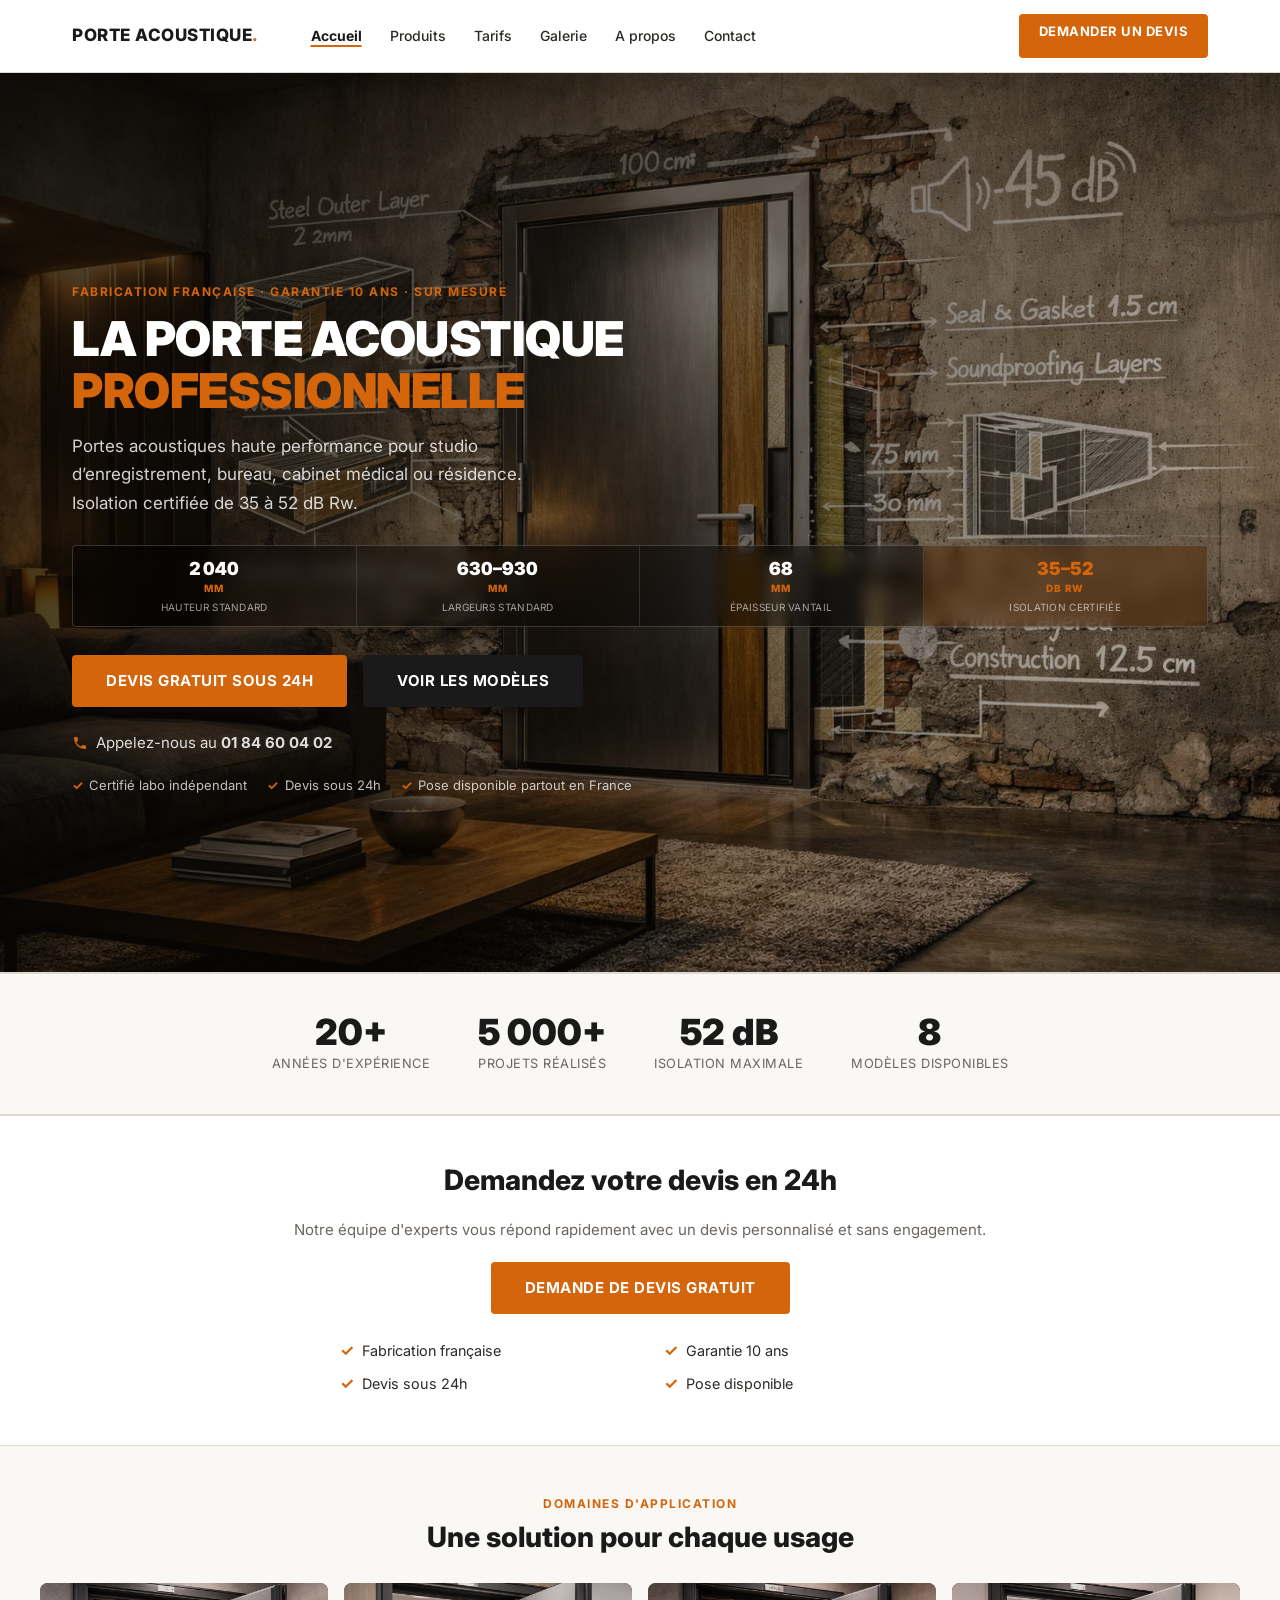
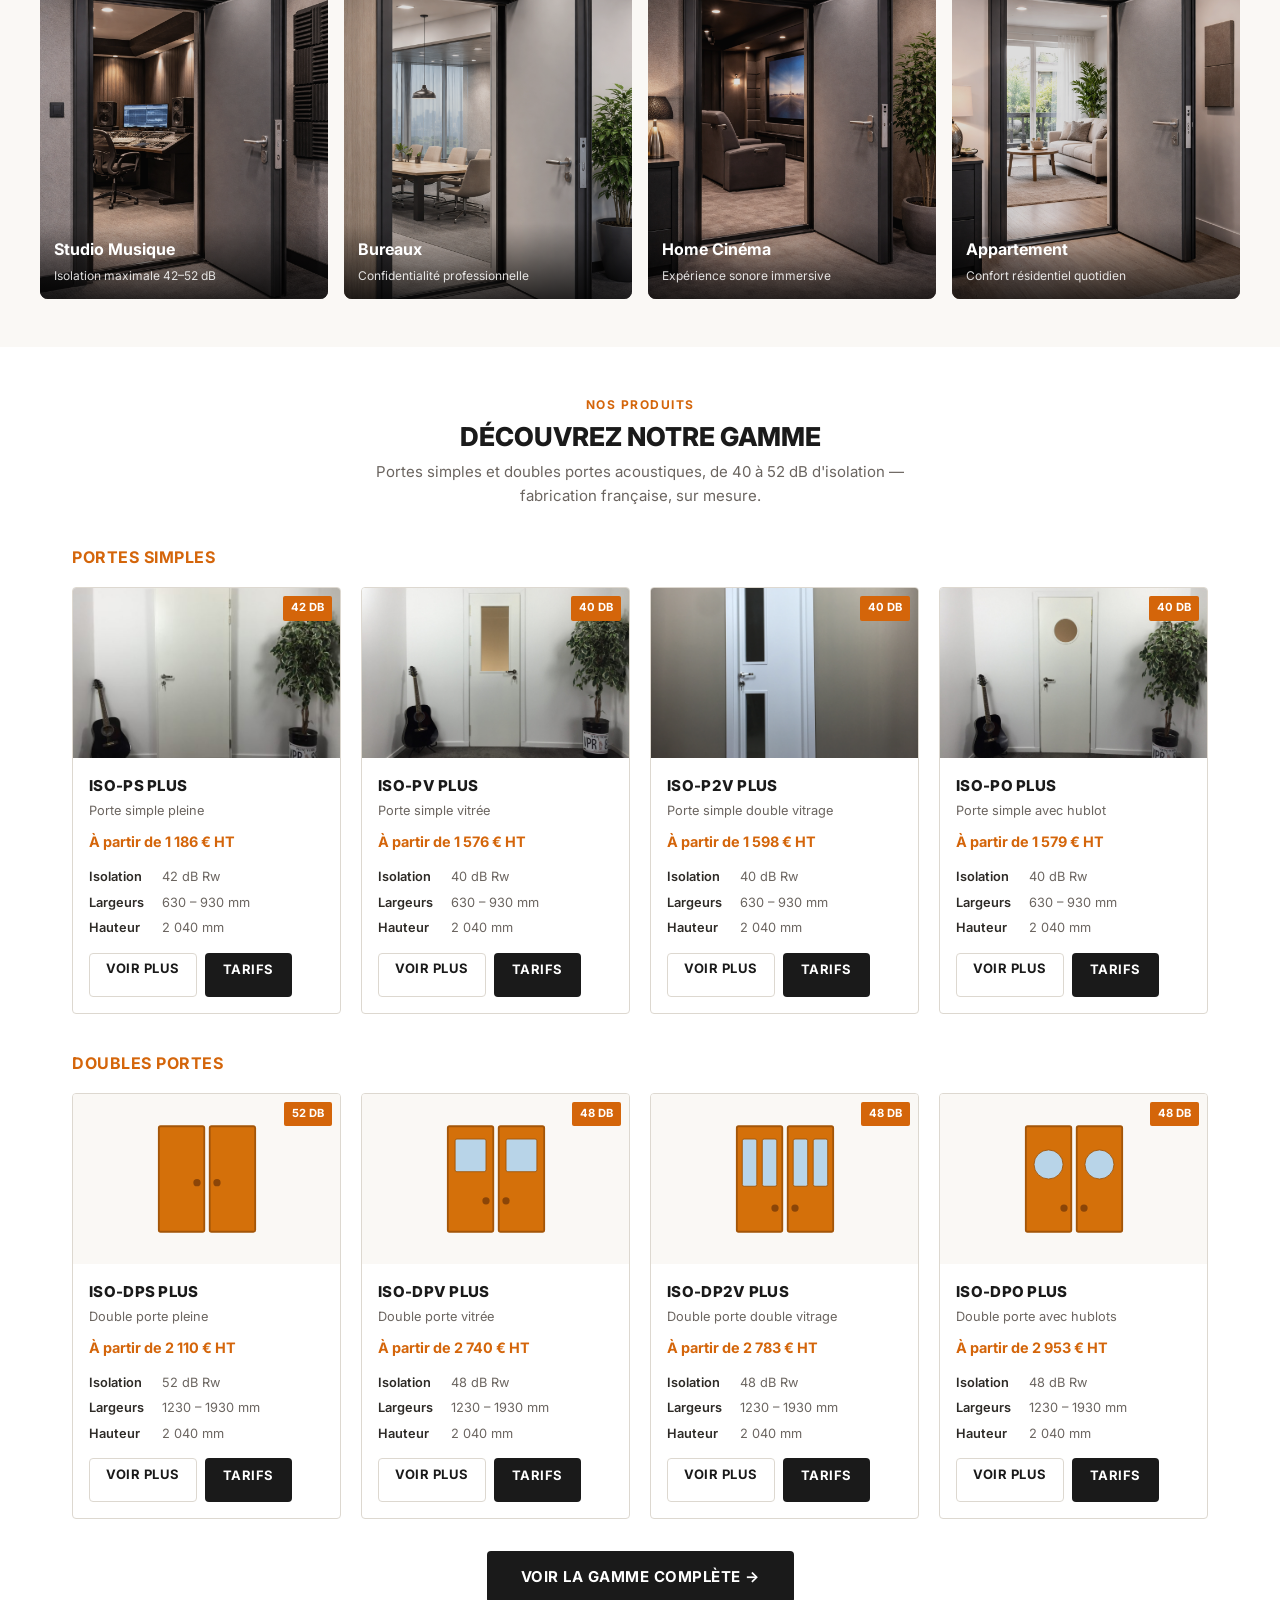
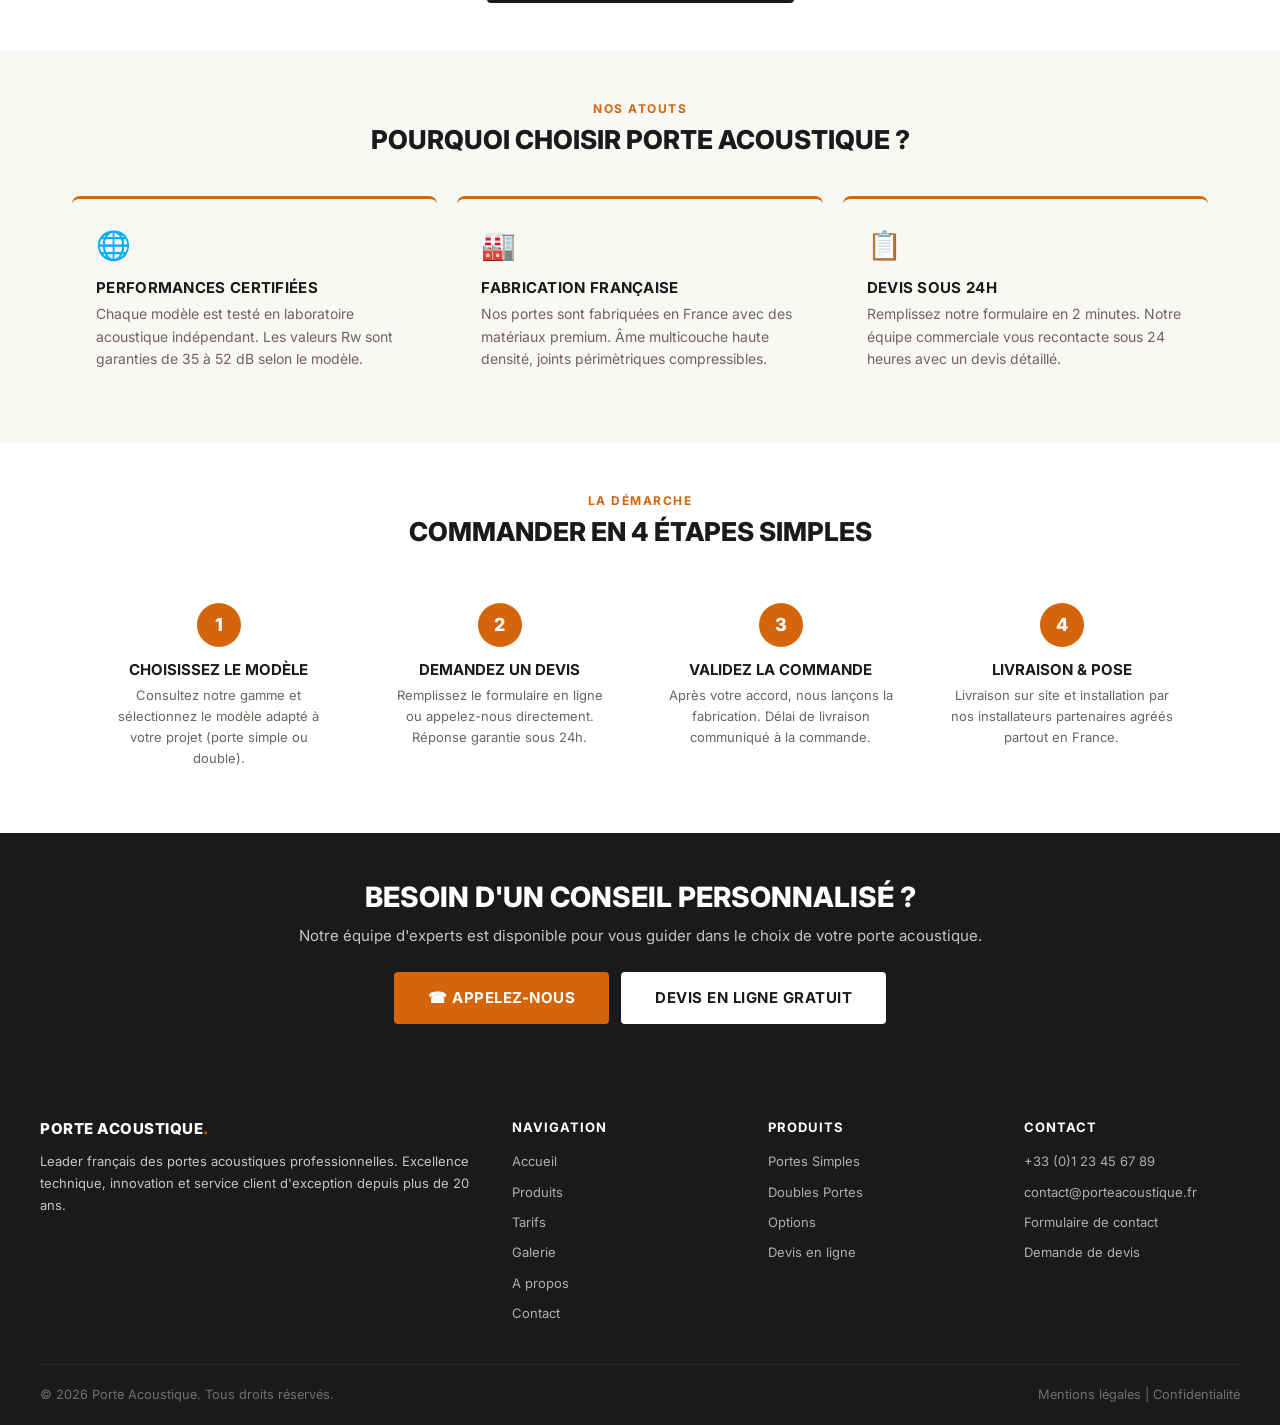
<file: index.html>
<!DOCTYPE html>
<html lang="fr">
<head>
    <meta charset="UTF-8">
    <meta name="viewport" content="width=device-width, initial-scale=1.0">
    <title>Porte Acoustique | Portes Acoustiques Professionnelles</title>
    <meta name="description" content="Leader français des portes acoustiques professionnelles. Isolation phonique jusqu'à 52 dB. Devis gratuit sous 24h.">
    <meta name="theme-color" content="#d4650a">
    <meta property="og:title" content="Porte Acoustique — Portes Acoustiques Professionnelles">
    <meta property="og:description" content="Isolation phonique de 35 à 52 dB. Fabrication française, garantie 10 ans. Devis gratuit sous 24h.">
    <meta property="og:type" content="website">
    <meta property="og:url" content="https://porteacoustique.fr">
    <link rel="preconnect" href="https://fonts.googleapis.com">
    <link rel="preconnect" href="https://fonts.gstatic.com" crossorigin>
    <link href="https://fonts.googleapis.com/css2?family=Inter:wght@400;500;600;700;800;900&display=swap" rel="stylesheet">
    <link rel="stylesheet" href="css/style.css">
</head>
<body>

<!-- Navigation -->
<nav class="navbar">
    <div class="nav-inner">
        <a href="index.html" class="logo">PORTE ACOUSTIQUE<span style="color:var(--orange)">.</span></a>
        <ul class="nav-links" id="navLinks">
            <li><a href="index.html" class="active">Accueil</a></li>
            <li><a href="produits.html">Produits</a></li>
            <li><a href="tarifs.html">Tarifs</a></li>
            <li><a href="galerie.html">Galerie</a></li>
            <li><a href="a-propos.html">A propos</a></li>
            <li><a href="contact.html">Contact</a></li>
            <li class="nav-mobile-devis"><a href="devis.html">Devis gratuit &rarr;</a></li>
        </ul>
        <a href="devis.html" class="btn btn-nav-devis">Demander un Devis</a>
        <button class="mobile-toggle" id="mobileToggle" aria-label="Menu" aria-expanded="false" aria-controls="navLinks">
            <span></span><span></span><span></span>
        </button>
    </div>
</nav>

<!-- Hero -->
<section class="home-hero">
    <img src="img/hero/task_01kme38q2yezf8hfhtw5ae45vq_1774294719_img_1.webp" alt="Porte acoustique professionnelle" class="hero-bg-img" loading="eager">
    <div class="hero-bg-overlay"></div>
    <div class="home-hero-inner">

        <!-- Texte + KPIs + CTA -->
        <div class="hero-text">
            <div class="section-label" style="margin-bottom:0.75rem;">Fabrication fran&ccedil;aise &middot; Garantie 10 ans &middot; Sur mesure</div>
            <h1>La Porte Acoustique<br><span>Professionnelle</span></h1>
            <p class="hero-subtitle">Portes acoustiques haute performance pour studio d&rsquo;enregistrement, bureau, cabinet m&eacute;dical ou r&eacute;sidence. Isolation certifi&eacute;e de 35 &agrave; 52 dB Rw.</p>

            <!-- Grille de mesures techniques -->
            <div class="hero-specs">
                <div class="hero-spec">
                    <div class="hero-spec-num">2&thinsp;040</div>
                    <div class="hero-spec-unit">mm</div>
                    <div class="hero-spec-lbl">Hauteur standard</div>
                </div>
                <div class="hero-spec">
                    <div class="hero-spec-num">630–930</div>
                    <div class="hero-spec-unit">mm</div>
                    <div class="hero-spec-lbl">Largeurs standard</div>
                </div>
                <div class="hero-spec">
                    <div class="hero-spec-num">68</div>
                    <div class="hero-spec-unit">mm</div>
                    <div class="hero-spec-lbl">&Eacute;paisseur vantail</div>
                </div>
                <div class="hero-spec spec-db">
                    <div class="hero-spec-num">35–52</div>
                    <div class="hero-spec-unit">dB Rw</div>
                    <div class="hero-spec-lbl">Isolation certifi&eacute;e</div>
                </div>
            </div>

            <!-- CTAs -->
            <div style="display:flex;gap:1rem;flex-wrap:wrap;margin-top:1.75rem;">
                <a href="devis.html" class="btn btn-orange btn-lg">Devis gratuit sous 24h</a>
                <a href="produits.html" class="btn btn-primary btn-lg">Voir les mod&egrave;les</a>
            </div>

            <!-- Téléphone -->
            <div class="hero-phone" style="margin-top:1.5rem;">
                <svg viewBox="0 0 24 24" xmlns="http://www.w3.org/2000/svg"><path d="M6.6 10.8c1.4 2.8 3.8 5.1 6.6 6.6l2.2-2.2c.3-.3.7-.4 1-.2 1.1.4 2.3.6 3.6.6.6 0 1 .4 1 1V20c0 .6-.4 1-1 1-9.4 0-17-7.6-17-17 0-.6.4-1 1-1h3.5c.6 0 1 .4 1 1 0 1.3.2 2.5.6 3.6.1.3 0 .7-.2 1L6.6 10.8z"/></svg>
                <span>Appelez-nous au <strong>01 84 60 04 02</strong></span>
            </div>

            <!-- Trust badges -->
            <div class="hero-trust-row">
                <div class="hero-trust-item"><span>&#10003;</span> Certifi&eacute; labo ind&eacute;pendant</div>
                <div class="hero-trust-item"><span>&#10003;</span> Devis sous 24h</div>
                <div class="hero-trust-item"><span>&#10003;</span> Pose disponible partout en France</div>
            </div>
        </div>


    </div>
</section>

<!-- Stats -->
<div class="stats-row">
    <div class="stat-item"><div class="stat-num">20+</div><div class="stat-lbl">Années d'expérience</div></div>
    <div class="stat-item"><div class="stat-num">5 000+</div><div class="stat-lbl">Projets réalisés</div></div>
    <div class="stat-item"><div class="stat-num">52 dB</div><div class="stat-lbl">Isolation maximale</div></div>
    <div class="stat-item"><div class="stat-num">8</div><div class="stat-lbl">Modèles disponibles</div></div>
</div>

<!-- CTA Strip -->
<div class="cta-strip">
    <h2>Demandez votre devis en 24h</h2>
    <p style="color:var(--text-light);font-size:0.9375rem;">Notre équipe d'experts vous répond rapidement avec un devis personnalisé et sans engagement.</p>
    <a href="devis.html" class="btn btn-orange btn-lg" style="margin-top:1.25rem;">Demande de devis gratuit</a>
    <div class="cta-features">
        <div class="cta-feature">Fabrication française</div>
        <div class="cta-feature">Garantie 10 ans</div>
        <div class="cta-feature">Devis sous 24h</div>
        <div class="cta-feature">Pose disponible</div>
    </div>
</div>

<!-- Applications -->
<div class="applications-section">
    <div style="max-width:1200px;margin:0 auto;">
        <div class="section-label" style="text-align:center;margin-bottom:0.5rem;">Domaines d'application</div>
        <h2>Une solution pour chaque usage</h2>
        <div class="apps-grid">
            <div class="app-card">
                <img src="img/Porte_acoustique studioenregistrement.png" alt="Studio Musique">
                <div class="app-card-body">
                    <div class="app-card-title">Studio Musique</div>
                    <div class="app-card-desc">Isolation maximale 42–52 dB</div>
                </div>
            </div>
            <div class="app-card">
                <img src="img/Porte_acoustique moderne_dans_bureau.png" alt="Bureaux">
                <div class="app-card-body">
                    <div class="app-card-title">Bureaux</div>
                    <div class="app-card-desc">Confidentialité professionnelle</div>
                </div>
            </div>
            <div class="app-card">
                <img src="img/Porte_acoustique_Homecinema.png" alt="Home Cinéma">
                <div class="app-card-body">
                    <div class="app-card-title">Home Cinéma</div>
                    <div class="app-card-desc">Expérience sonore immersive</div>
                </div>
            </div>
            <div class="app-card">
                <img src="img/Port_acoustique moderne_appart.png" alt="Appartement">
                <div class="app-card-body">
                    <div class="app-card-title">Appartement</div>
                    <div class="app-card-desc">Confort résidentiel quotidien</div>
                </div>
            </div>
        </div>
    </div>
</div>

<!-- Produits vedettes -->
<section class="section" id="produits-vedettes">
    <div class="container">
        <div class="section-header">
            <div class="section-label">Nos produits</div>
            <h2 class="section-title">Découvrez Notre Gamme</h2>
            <p class="section-desc">Portes simples et doubles portes acoustiques, de 40 à 52 dB d'isolation — fabrication française, sur mesure.</p>
        </div>

        <!-- Portes simples -->
        <div style="margin-bottom:1rem;">
            <h3 style="font-size:1rem;font-weight:700;text-transform:uppercase;letter-spacing:0.5px;color:var(--orange);margin-bottom:1.25rem;">Portes Simples</h3>
        </div>
        <div class="products-grid" style="margin-bottom:2.5rem;">

            <div class="product-card">
                <div class="product-card-img">
                    <img src="images_agenererplustard/IMG_6274-e1475179363732.jpg" alt="ISO-PS Plus">
                    <span class="product-badge">42 dB</span>
                </div>
                <div class="product-card-body">
                    <div class="product-name">ISO-PS Plus</div>
                    <div class="product-type">Porte simple pleine</div>
                    <div class="product-from">À partir de 1 186 &euro; HT</div>
                    <ul class="product-card-specs">
                        <li><span>Isolation</span><span>42 dB Rw</span></li>
                        <li><span>Largeurs</span><span>630 &ndash; 930 mm</span></li>
                        <li><span>Hauteur</span><span>2 040 mm</span></li>
                    </ul>
                    <div class="product-card-actions">
                        <a href="produit-iso-ps-plus.html" class="btn btn-secondary btn-sm">Voir plus</a>
                        <a href="tarifs.html#portes-simples" class="btn btn-primary btn-sm">Tarifs</a>
                    </div>
                </div>
            </div>

            <div class="product-card">
                <div class="product-card-img">
                    <img src="images_agenererplustard/IMG_6256-scaled.jpg" alt="ISO-PV Plus">
                    <span class="product-badge">40 dB</span>
                </div>
                <div class="product-card-body">
                    <div class="product-name">ISO-PV Plus</div>
                    <div class="product-type">Porte simple vitrée</div>
                    <div class="product-from">À partir de 1 576 &euro; HT</div>
                    <ul class="product-card-specs">
                        <li><span>Isolation</span><span>40 dB Rw</span></li>
                        <li><span>Largeurs</span><span>630 &ndash; 930 mm</span></li>
                        <li><span>Hauteur</span><span>2 040 mm</span></li>
                    </ul>
                    <div class="product-card-actions">
                        <a href="produit-iso-pv-plus.html" class="btn btn-secondary btn-sm">Voir plus</a>
                        <a href="tarifs.html#portes-simples" class="btn btn-primary btn-sm">Tarifs</a>
                    </div>
                </div>
            </div>

            <div class="product-card">
                <div class="product-card-img">
                    <img src="images_agenererplustard/IMG_5763.jpg" alt="ISO-P2V Plus">
                    <span class="product-badge">40 dB</span>
                </div>
                <div class="product-card-body">
                    <div class="product-name">ISO-P2V Plus</div>
                    <div class="product-type">Porte simple double vitrage</div>
                    <div class="product-from">À partir de 1 598 &euro; HT</div>
                    <ul class="product-card-specs">
                        <li><span>Isolation</span><span>40 dB Rw</span></li>
                        <li><span>Largeurs</span><span>630 &ndash; 930 mm</span></li>
                        <li><span>Hauteur</span><span>2 040 mm</span></li>
                    </ul>
                    <div class="product-card-actions">
                        <a href="produit-iso-p2v-plus.html" class="btn btn-secondary btn-sm">Voir plus</a>
                        <a href="tarifs.html#portes-simples" class="btn btn-primary btn-sm">Tarifs</a>
                    </div>
                </div>
            </div>

            <div class="product-card">
                <div class="product-card-img">
                    <img src="images_agenererplustard/IMG_6250-scaled.jpg" alt="ISO-PO Plus">
                    <span class="product-badge">40 dB</span>
                </div>
                <div class="product-card-body">
                    <div class="product-name">ISO-PO Plus</div>
                    <div class="product-type">Porte simple avec hublot</div>
                    <div class="product-from">À partir de 1 579 &euro; HT</div>
                    <ul class="product-card-specs">
                        <li><span>Isolation</span><span>40 dB Rw</span></li>
                        <li><span>Largeurs</span><span>630 &ndash; 930 mm</span></li>
                        <li><span>Hauteur</span><span>2 040 mm</span></li>
                    </ul>
                    <div class="product-card-actions">
                        <a href="produit-iso-po-plus.html" class="btn btn-secondary btn-sm">Voir plus</a>
                        <a href="tarifs.html#portes-simples" class="btn btn-primary btn-sm">Tarifs</a>
                    </div>
                </div>
            </div>

        </div>

        <!-- Doubles portes -->
        <div style="margin-bottom:1rem;">
            <h3 style="font-size:1rem;font-weight:700;text-transform:uppercase;letter-spacing:0.5px;color:var(--orange);margin-bottom:1.25rem;">Doubles Portes</h3>
        </div>
        <div class="products-grid" style="margin-bottom:2rem;">

            <div class="product-card">
                <div class="product-card-img">
                    <svg width="100" height="130" viewBox="0 0 55 60" style="margin:auto;display:block;">
                        <rect x="1" y="1" width="25" height="58" rx="1" fill="#d4700a" stroke="#a35508" stroke-width="1"/>
                        <rect x="29" y="1" width="25" height="58" rx="1" fill="#d4700a" stroke="#a35508" stroke-width="1"/>
                        <circle cx="22" cy="32" r="2" fill="#8b4508"/>
                        <circle cx="33" cy="32" r="2" fill="#8b4508"/>
                    </svg>
                    <span class="product-badge">52 dB</span>
                </div>
                <div class="product-card-body">
                    <div class="product-name">ISO-DPS Plus</div>
                    <div class="product-type">Double porte pleine</div>
                    <div class="product-from">À partir de 2 110 &euro; HT</div>
                    <ul class="product-card-specs">
                        <li><span>Isolation</span><span>52 dB Rw</span></li>
                        <li><span>Largeurs</span><span>1230 &ndash; 1930 mm</span></li>
                        <li><span>Hauteur</span><span>2 040 mm</span></li>
                    </ul>
                    <div class="product-card-actions">
                        <a href="produit-iso-dps-plus.html" class="btn btn-secondary btn-sm">Voir plus</a>
                        <a href="tarifs.html#doubles-portes" class="btn btn-primary btn-sm">Tarifs</a>
                    </div>
                </div>
            </div>

            <div class="product-card">
                <div class="product-card-img">
                    <svg width="100" height="130" viewBox="0 0 55 60" style="margin:auto;display:block;">
                        <rect x="1" y="1" width="25" height="58" rx="1" fill="#d4700a" stroke="#a35508" stroke-width="1"/>
                        <rect x="29" y="1" width="25" height="58" rx="1" fill="#d4700a" stroke="#a35508" stroke-width="1"/>
                        <rect x="5" y="8" width="17" height="18" rx="1" fill="#b8d4e8" stroke="#a35508" stroke-width="0.5"/>
                        <rect x="33" y="8" width="17" height="18" rx="1" fill="#b8d4e8" stroke="#a35508" stroke-width="0.5"/>
                        <circle cx="22" cy="42" r="2" fill="#8b4508"/>
                        <circle cx="33" cy="42" r="2" fill="#8b4508"/>
                    </svg>
                    <span class="product-badge">48 dB</span>
                </div>
                <div class="product-card-body">
                    <div class="product-name">ISO-DPV Plus</div>
                    <div class="product-type">Double porte vitrée</div>
                    <div class="product-from">À partir de 2 740 &euro; HT</div>
                    <ul class="product-card-specs">
                        <li><span>Isolation</span><span>48 dB Rw</span></li>
                        <li><span>Largeurs</span><span>1230 &ndash; 1930 mm</span></li>
                        <li><span>Hauteur</span><span>2 040 mm</span></li>
                    </ul>
                    <div class="product-card-actions">
                        <a href="produit-iso-dpv-plus.html" class="btn btn-secondary btn-sm">Voir plus</a>
                        <a href="tarifs.html#doubles-portes" class="btn btn-primary btn-sm">Tarifs</a>
                    </div>
                </div>
            </div>

            <div class="product-card">
                <div class="product-card-img">
                    <svg width="100" height="130" viewBox="0 0 55 60" style="margin:auto;display:block;">
                        <rect x="1" y="1" width="25" height="58" rx="1" fill="#d4700a" stroke="#a35508" stroke-width="1"/>
                        <rect x="29" y="1" width="25" height="58" rx="1" fill="#d4700a" stroke="#a35508" stroke-width="1"/>
                        <rect x="4" y="8" width="8" height="26" rx="1" fill="#b8d4e8" stroke="#a35508" stroke-width="0.5"/>
                        <rect x="15" y="8" width="8" height="26" rx="1" fill="#b8d4e8" stroke="#a35508" stroke-width="0.5"/>
                        <rect x="32" y="8" width="8" height="26" rx="1" fill="#b8d4e8" stroke="#a35508" stroke-width="0.5"/>
                        <rect x="43" y="8" width="8" height="26" rx="1" fill="#b8d4e8" stroke="#a35508" stroke-width="0.5"/>
                        <circle cx="22" cy="46" r="2" fill="#8b4508"/>
                        <circle cx="33" cy="46" r="2" fill="#8b4508"/>
                    </svg>
                    <span class="product-badge">48 dB</span>
                </div>
                <div class="product-card-body">
                    <div class="product-name">ISO-DP2V Plus</div>
                    <div class="product-type">Double porte double vitrage</div>
                    <div class="product-from">À partir de 2 783 &euro; HT</div>
                    <ul class="product-card-specs">
                        <li><span>Isolation</span><span>48 dB Rw</span></li>
                        <li><span>Largeurs</span><span>1230 &ndash; 1930 mm</span></li>
                        <li><span>Hauteur</span><span>2 040 mm</span></li>
                    </ul>
                    <div class="product-card-actions">
                        <a href="produit-iso-dp2v-plus.html" class="btn btn-secondary btn-sm">Voir plus</a>
                        <a href="tarifs.html#doubles-portes" class="btn btn-primary btn-sm">Tarifs</a>
                    </div>
                </div>
            </div>

            <div class="product-card">
                <div class="product-card-img">
                    <svg width="100" height="130" viewBox="0 0 55 60" style="margin:auto;display:block;">
                        <rect x="1" y="1" width="25" height="58" rx="1" fill="#d4700a" stroke="#a35508" stroke-width="1"/>
                        <rect x="29" y="1" width="25" height="58" rx="1" fill="#d4700a" stroke="#a35508" stroke-width="1"/>
                        <circle cx="13.5" cy="22" r="8" fill="#b8d4e8" stroke="#a35508" stroke-width="0.5"/>
                        <circle cx="41.5" cy="22" r="8" fill="#b8d4e8" stroke="#a35508" stroke-width="0.5"/>
                        <circle cx="22" cy="46" r="2" fill="#8b4508"/>
                        <circle cx="33" cy="46" r="2" fill="#8b4508"/>
                    </svg>
                    <span class="product-badge">48 dB</span>
                </div>
                <div class="product-card-body">
                    <div class="product-name">ISO-DPO Plus</div>
                    <div class="product-type">Double porte avec hublots</div>
                    <div class="product-from">À partir de 2 953 &euro; HT</div>
                    <ul class="product-card-specs">
                        <li><span>Isolation</span><span>48 dB Rw</span></li>
                        <li><span>Largeurs</span><span>1230 &ndash; 1930 mm</span></li>
                        <li><span>Hauteur</span><span>2 040 mm</span></li>
                    </ul>
                    <div class="product-card-actions">
                        <a href="produit-iso-dpo-plus.html" class="btn btn-secondary btn-sm">Voir plus</a>
                        <a href="tarifs.html#doubles-portes" class="btn btn-primary btn-sm">Tarifs</a>
                    </div>
                </div>
            </div>

        </div>

        <div style="text-align:center;margin-top:0.5rem;">
            <a href="produits.html" class="btn btn-primary btn-lg">Voir la gamme complète &rarr;</a>
        </div>
    </div>
</section>

<!-- Pourquoi nous -->
<section class="section bg-warm">
    <div class="container">
        <div class="section-header">
            <div class="section-label">Nos atouts</div>
            <h2 class="section-title">Pourquoi Choisir Porte Acoustique ?</h2>
        </div>
        <div class="features-grid">
            <div class="feature-card">
                <div class="feature-icon">&#127760;</div>
                <h3>Performances certifiées</h3>
                <p>Chaque modèle est testé en laboratoire acoustique indépendant. Les valeurs Rw sont garanties de 35 à 52 dB selon le modèle.</p>
            </div>
            <div class="feature-card">
                <div class="feature-icon">&#127981;</div>
                <h3>Fabrication française</h3>
                <p>Nos portes sont fabriquées en France avec des matériaux premium. Âme multicouche haute densité, joints périmètriques compressibles.</p>
            </div>
            <div class="feature-card">
                <div class="feature-icon">&#128203;</div>
                <h3>Devis sous 24h</h3>
                <p>Remplissez notre formulaire en 2 minutes. Notre équipe commerciale vous recontacte sous 24 heures avec un devis détaillé.</p>
            </div>
        </div>
    </div>
</section>

<!-- Comment commander -->
<section class="section">
    <div class="container">
        <div class="section-header">
            <div class="section-label">La démarche</div>
            <h2 class="section-title">Commander en 4 Étapes Simples</h2>
        </div>
        <div class="how-grid">
            <div class="how-step">
                <div class="how-num">1</div>
                <h3>Choisissez le modèle</h3>
                <p>Consultez notre gamme et sélectionnez le modèle adapté à votre projet (porte simple ou double).</p>
            </div>
            <div class="how-step">
                <div class="how-num">2</div>
                <h3>Demandez un devis</h3>
                <p>Remplissez le formulaire en ligne ou appelez-nous directement. Réponse garantie sous 24h.</p>
            </div>
            <div class="how-step">
                <div class="how-num">3</div>
                <h3>Validez la commande</h3>
                <p>Après votre accord, nous lançons la fabrication. Délai de livraison communiqué à la commande.</p>
            </div>
            <div class="how-step">
                <div class="how-num">4</div>
                <h3>Livraison &amp; pose</h3>
                <p>Livraison sur site et installation par nos installateurs partenaires agréés partout en France.</p>
            </div>
        </div>
    </div>
</section>

<!-- CTA -->
<section class="cta-banner">
    <h2>Besoin d'un Conseil Personnalisé ?</h2>
    <p>Notre équipe d'experts est disponible pour vous guider dans le choix de votre porte acoustique.</p>
    <div class="btn-group">
        <a href="tel:+33123456789" class="btn btn-accent btn-lg">&#9742; Appelez-nous</a>
        <a href="devis.html" class="btn btn-white btn-lg">Devis en ligne gratuit</a>
    </div>
</section>

<!-- Footer -->
<footer>
    <div class="footer-grid">
        <div class="footer-brand">
            <h3>PORTE ACOUSTIQUE<span style="color:var(--orange)">.</span></h3>
            <p>Leader français des portes acoustiques professionnelles. Excellence technique, innovation et service client d'exception depuis plus de 20 ans.</p>
        </div>
        <div>
            <h4>Navigation</h4>
            <ul>
                <li><a href="index.html">Accueil</a></li>
                <li><a href="produits.html">Produits</a></li>
                <li><a href="tarifs.html">Tarifs</a></li>
                <li><a href="galerie.html">Galerie</a></li>
                <li><a href="a-propos.html">A propos</a></li>
                <li><a href="contact.html">Contact</a></li>
            </ul>
        </div>
        <div>
            <h4>Produits</h4>
            <ul>
                <li><a href="tarifs.html#portes-simples">Portes Simples</a></li>
                <li><a href="tarifs.html#doubles-portes">Doubles Portes</a></li>
                <li><a href="tarifs.html#options">Options</a></li>
                <li><a href="devis.html">Devis en ligne</a></li>
            </ul>
        </div>
        <div>
            <h4>Contact</h4>
            <ul>
                <li><a href="tel:+33123456789">+33 (0)1 23 45 67 89</a></li>
                <li><a href="mailto:contact@porteacoustique.fr">contact@porteacoustique.fr</a></li>
                <li><a href="contact.html">Formulaire de contact</a></li>
                <li><a href="devis.html">Demande de devis</a></li>
            </ul>
        </div>
    </div>
    <div class="footer-bottom">
        <p>&copy; 2026 Porte Acoustique. Tous droits réservés.</p>
        <p><a href="#">Mentions légales</a> | <a href="#">Confidentialité</a></p>
    </div>
</footer>

<script src="js/main.js"></script>
</body>
</html>
</file>
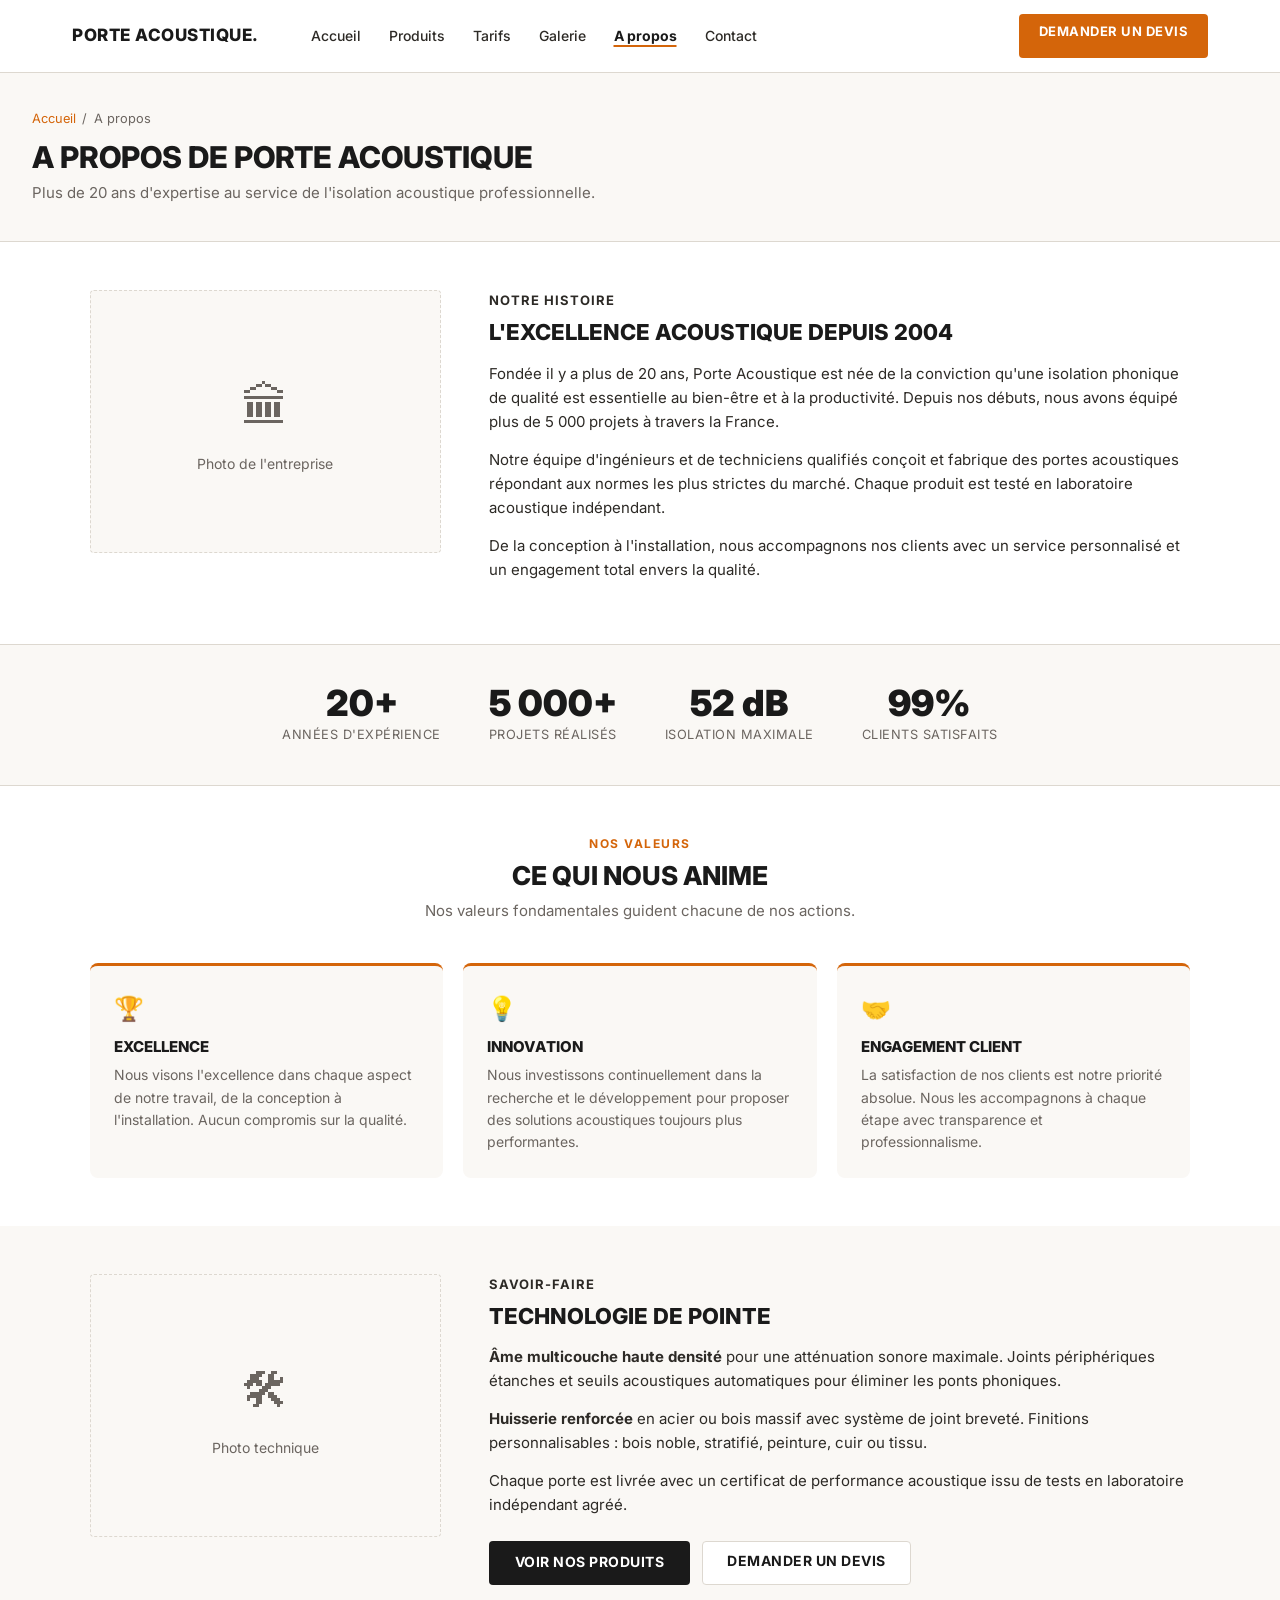
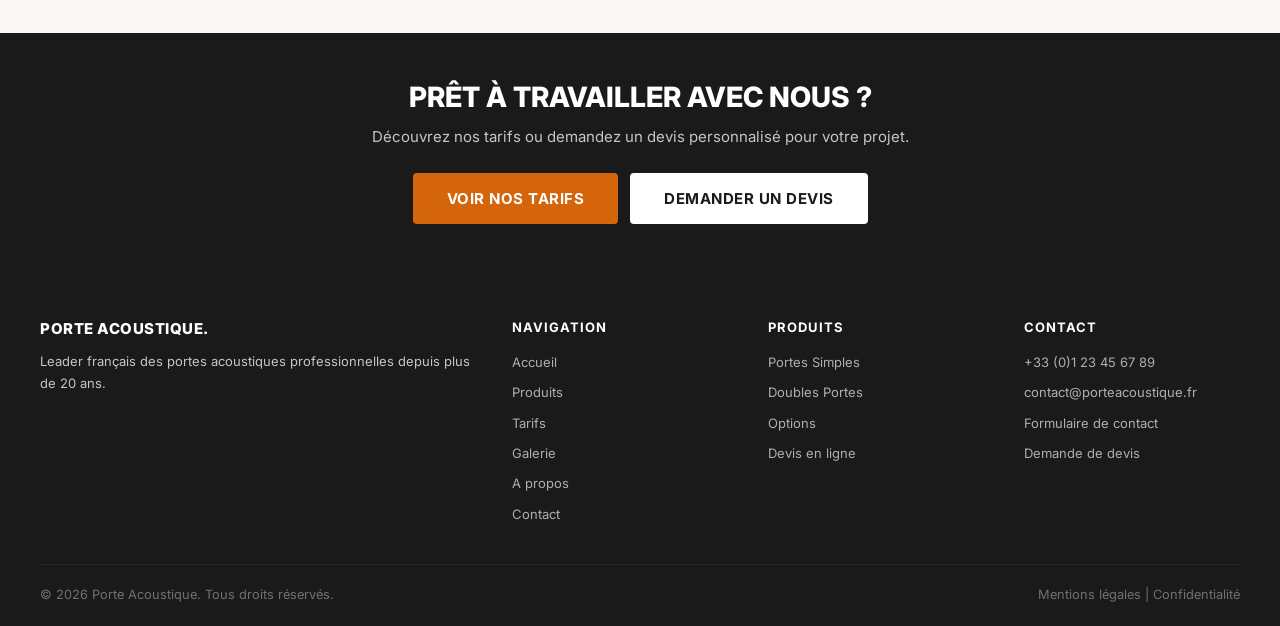
<file: a-propos.html>
<!DOCTYPE html>
<html lang="fr">
<head>
    <meta charset="UTF-8">
    <meta name="viewport" content="width=device-width, initial-scale=1.0">
    <title>A Propos | Porte Acoustique</title>
    <meta name="description" content="Porte Acoustique, expert français en portes acoustiques depuis plus de 20 ans. 5000+ projets réalisés.">
    <link rel="preconnect" href="https://fonts.googleapis.com">
    <link rel="preconnect" href="https://fonts.gstatic.com" crossorigin>
    <link href="https://fonts.googleapis.com/css2?family=Inter:wght@400;500;600;700;800&display=swap" rel="stylesheet">
    <link rel="stylesheet" href="css/style.css">
</head>
<body>


<nav class="navbar">
    <div class="nav-inner">
        <a href="index.html" class="logo">PORTE ACOUSTIQUE<span class="logo-dot">.</span></a>
        <ul class="nav-links" id="navLinks">
            <li><a href="index.html">Accueil</a></li>
            <li><a href="produits.html">Produits</a></li>
            <li><a href="tarifs.html">Tarifs</a></li>
            <li><a href="galerie.html">Galerie</a></li>
            <li><a href="a-propos.html" class="active">A propos</a></li>
            <li><a href="contact.html">Contact</a></li>
            <li class="nav-mobile-devis"><a href="devis.html">Devis gratuit &rarr;</a></li>
        </ul>
        <a href="devis.html" class="btn btn-nav-devis">Demander un Devis</a>
        <button class="mobile-toggle" id="mobileToggle" aria-label="Menu">
            <span></span><span></span><span></span>
        </button>
    </div>
</nav>

<div class="page-hero">
    <div class="breadcrumb"><a href="index.html">Accueil</a><span class="sep">/</span><span>A propos</span></div>
    <h1>A Propos de Porte Acoustique</h1>
    <p>Plus de 20 ans d'expertise au service de l'isolation acoustique professionnelle.</p>
</div>

<!-- Histoire -->
<section class="section">
    <div class="about-intro">
        <div class="about-img">
            <div>
                <div style="font-size:3rem;margin-bottom:0.5rem;">&#127963;</div>
                <p>Photo de l'entreprise</p>
            </div>
        </div>
        <div class="about-text">
            <div style="font-size:0.8125rem;font-weight:700;text-transform:uppercase;letter-spacing:1px;color:var(--accent);margin-bottom:0.5rem;">Notre Histoire</div>
            <h2>L'Excellence Acoustique Depuis 2004</h2>
            <p>Fondée il y a plus de 20 ans, Porte Acoustique est née de la conviction qu'une isolation phonique de qualité est essentielle au bien-être et à la productivité. Depuis nos débuts, nous avons équipé plus de 5 000 projets à travers la France.</p>
            <p>Notre équipe d'ingénieurs et de techniciens qualifiés conçoit et fabrique des portes acoustiques répondant aux normes les plus strictes du marché. Chaque produit est testé en laboratoire acoustique indépendant.</p>
            <p>De la conception à l'installation, nous accompagnons nos clients avec un service personnalisé et un engagement total envers la qualité.</p>
        </div>
    </div>
</section>

<!-- Stats -->
<div class="stats-row">
    <div class="stat-item"><div class="stat-num">20+</div><div class="stat-lbl">Années d'expérience</div></div>
    <div class="stat-item"><div class="stat-num">5 000+</div><div class="stat-lbl">Projets réalisés</div></div>
    <div class="stat-item"><div class="stat-num">52 dB</div><div class="stat-lbl">Isolation maximale</div></div>
    <div class="stat-item"><div class="stat-num">99%</div><div class="stat-lbl">Clients satisfaits</div></div>
</div>

<!-- Valeurs -->
<section class="section">
    <div class="container">
        <div class="section-header">
            <div class="section-label">Nos Valeurs</div>
            <h2 class="section-title">Ce Qui Nous Anime</h2>
            <p class="section-desc">Nos valeurs fondamentales guident chacune de nos actions.</p>
        </div>
        <div class="values-grid">
            <div class="value-card">
                <div class="value-icon">&#127942;</div>
                <h3>Excellence</h3>
                <p>Nous visons l'excellence dans chaque aspect de notre travail, de la conception à l'installation. Aucun compromis sur la qualité.</p>
            </div>
            <div class="value-card">
                <div class="value-icon">&#128161;</div>
                <h3>Innovation</h3>
                <p>Nous investissons continuellement dans la recherche et le développement pour proposer des solutions acoustiques toujours plus performantes.</p>
            </div>
            <div class="value-card">
                <div class="value-icon">&#129309;</div>
                <h3>Engagement Client</h3>
                <p>La satisfaction de nos clients est notre priorité absolue. Nous les accompagnons à chaque étape avec transparence et professionnalisme.</p>
            </div>
        </div>
    </div>
</section>

<!-- Technique -->
<section class="section bg-light">
    <div class="about-intro">
        <div class="about-img">
            <div>
                <div style="font-size:3rem;margin-bottom:0.5rem;">&#128736;</div>
                <p>Photo technique</p>
            </div>
        </div>
        <div class="about-text">
            <div style="font-size:0.8125rem;font-weight:700;text-transform:uppercase;letter-spacing:1px;color:var(--accent);margin-bottom:0.5rem;">Savoir-faire</div>
            <h2>Technologie de Pointe</h2>
            <p><strong>Âme multicouche haute densité</strong> pour une atténuation sonore maximale. Joints périphériques étanches et seuils acoustiques automatiques pour éliminer les ponts phoniques.</p>
            <p><strong>Huisserie renforcée</strong> en acier ou bois massif avec système de joint breveté. Finitions personnalisables : bois noble, stratifié, peinture, cuir ou tissu.</p>
            <p>Chaque porte est livrée avec un certificat de performance acoustique issu de tests en laboratoire indépendant agréé.</p>
            <div style="margin-top:1.5rem;" class="btn-group">
                <a href="produits.html" class="btn btn-primary">Voir nos Produits</a>
                <a href="devis.html" class="btn btn-secondary">Demander un Devis</a>
            </div>
        </div>
    </div>
</section>

<section class="cta-banner">
    <h2>Prêt à Travailler Avec Nous ?</h2>
    <p>Découvrez nos tarifs ou demandez un devis personnalisé pour votre projet.</p>
    <div class="btn-group">
        <a href="tarifs.html" class="btn btn-accent btn-lg">Voir nos Tarifs</a>
        <a href="devis.html" class="btn btn-white btn-lg">Demander un Devis</a>
    </div>
</section>

<footer>
    <div class="footer-grid">
        <div class="footer-brand">
            <h3>PORTE ACOUSTIQUE<span style="color:var(--accent)">.</span></h3>
            <p>Leader français des portes acoustiques professionnelles depuis plus de 20 ans.</p>
        </div>
        <div><h4>Navigation</h4><ul>
            <li><a href="index.html">Accueil</a></li>
            <li><a href="produits.html">Produits</a></li>
            <li><a href="tarifs.html">Tarifs</a></li>
            <li><a href="galerie.html">Galerie</a></li>
            <li><a href="a-propos.html">A propos</a></li>
            <li><a href="contact.html">Contact</a></li>
            <li class="nav-mobile-devis"><a href="devis.html">Devis gratuit &rarr;</a></li>
        </ul></div>
        <div><h4>Produits</h4><ul>
            <li><a href="tarifs.html#portes-simples">Portes Simples</a></li>
            <li><a href="tarifs.html#doubles-portes">Doubles Portes</a></li>
            <li><a href="tarifs.html#options">Options</a></li>
            <li><a href="devis.html">Devis en ligne</a></li>
        </ul></div>
        <div><h4>Contact</h4><ul>
            <li><a href="tel:+33123456789">+33 (0)1 23 45 67 89</a></li>
            <li><a href="mailto:contact@porteacoustique.fr">contact@porteacoustique.fr</a></li>
            <li><a href="contact.html">Formulaire de contact</a></li>
            <li><a href="devis.html">Demande de devis</a></li>
        </ul></div>
    </div>
    <div class="footer-bottom">
        <p>&copy; 2026 Porte Acoustique. Tous droits réservés.</p>
        <p><a href="#">Mentions légales</a> | <a href="#">Confidentialité</a></p>
    </div>
</footer>

<script src="js/main.js"></script>
</body>
</html>
</file>
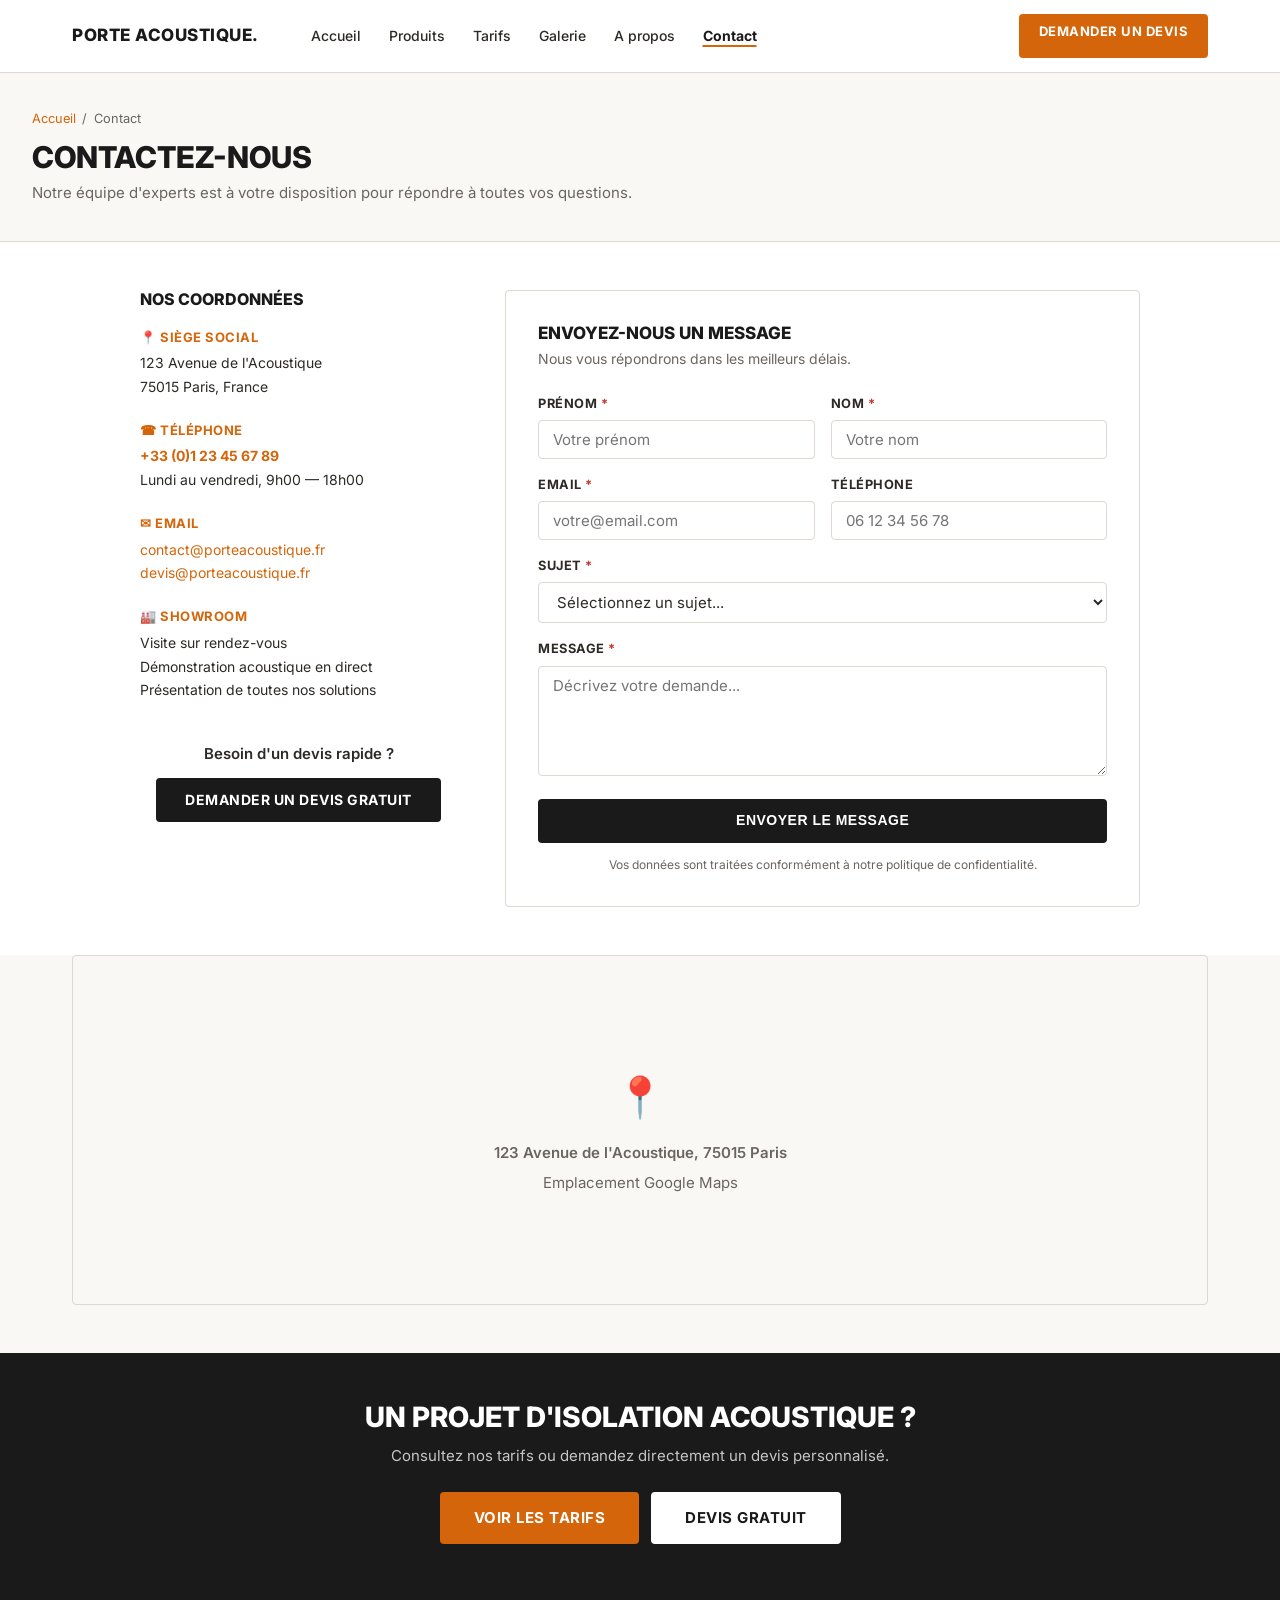
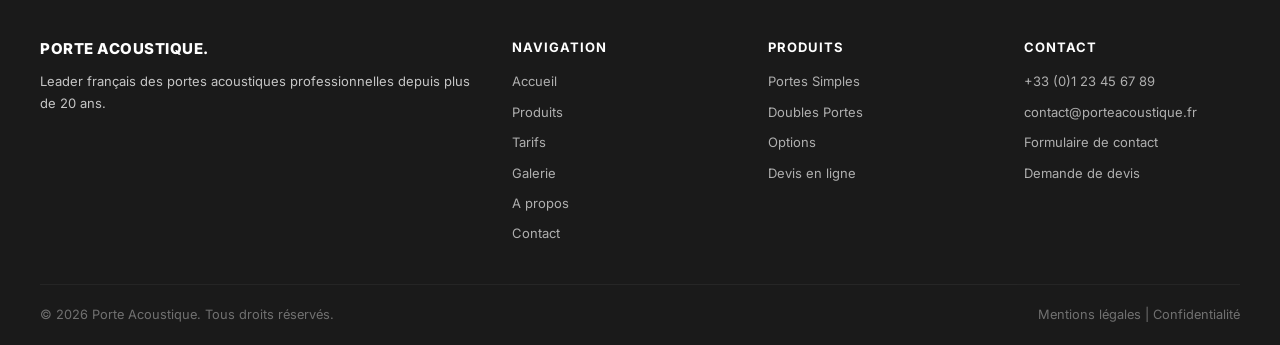
<file: contact.html>
<!DOCTYPE html>
<html lang="fr">
<head>
    <meta charset="UTF-8">
    <meta name="viewport" content="width=device-width, initial-scale=1.0">
    <title>Contact | Porte Acoustique</title>
    <meta name="description" content="Contactez Porte Acoustique. Téléphone, email ou formulaire. Réponse rapide garantie.">
    <link rel="preconnect" href="https://fonts.googleapis.com">
    <link rel="preconnect" href="https://fonts.gstatic.com" crossorigin>
    <link href="https://fonts.googleapis.com/css2?family=Inter:wght@400;500;600;700;800&display=swap" rel="stylesheet">
    <link rel="stylesheet" href="css/style.css">
</head>
<body>


<nav class="navbar">
    <div class="nav-inner">
        <a href="index.html" class="logo">PORTE ACOUSTIQUE<span class="logo-dot">.</span></a>
        <ul class="nav-links" id="navLinks">
            <li><a href="index.html">Accueil</a></li>
            <li><a href="produits.html">Produits</a></li>
            <li><a href="tarifs.html">Tarifs</a></li>
            <li><a href="galerie.html">Galerie</a></li>
            <li><a href="a-propos.html">A propos</a></li>
            <li><a href="contact.html" class="active">Contact</a></li>
            <li class="nav-mobile-devis"><a href="devis.html">Devis gratuit &rarr;</a></li>
        </ul>
        <a href="devis.html" class="btn btn-nav-devis">Demander un Devis</a>
        <button class="mobile-toggle" id="mobileToggle" aria-label="Menu">
            <span></span><span></span><span></span>
        </button>
    </div>
</nav>

<div class="page-hero">
    <div class="breadcrumb"><a href="index.html">Accueil</a><span class="sep">/</span><span>Contact</span></div>
    <h1>Contactez-Nous</h1>
    <p>Notre équipe d'experts est à votre disposition pour répondre à toutes vos questions.</p>
</div>

<section class="section">
    <div class="contact-grid">
        <div class="contact-info">
            <h3>Nos Coordonnées</h3>
            <div class="contact-info-item">
                <h4>&#128205; Siège Social</h4>
                <p>123 Avenue de l'Acoustique<br>75015 Paris, France</p>
            </div>
            <div class="contact-info-item">
                <h4>&#9742; Téléphone</h4>
                <p><a href="tel:+33123456789"><strong>+33 (0)1 23 45 67 89</strong></a><br>Lundi au vendredi, 9h00 &mdash; 18h00</p>
            </div>
            <div class="contact-info-item">
                <h4>&#9993; Email</h4>
                <p><a href="mailto:contact@porteacoustique.fr">contact@porteacoustique.fr</a><br>
                <a href="mailto:devis@porteacoustique.fr">devis@porteacoustique.fr</a></p>
            </div>
            <div class="contact-info-item">
                <h4>&#127981; Showroom</h4>
                <p>Visite sur rendez-vous<br>Démonstration acoustique en direct<br>Présentation de toutes nos solutions</p>
            </div>
            <div style="margin-top:1.25rem;padding:1rem;background:var(--light-bg);border-radius:var(--radius);text-align:center;">
                <p style="font-weight:600;margin-bottom:0.75rem;">Besoin d'un devis rapide ?</p>
                <a href="devis.html" class="btn btn-primary btn-full">Demander un Devis Gratuit</a>
            </div>
        </div>

        <div class="form-box">
            <h3>Envoyez-nous un Message</h3>
            <p>Nous vous répondrons dans les meilleurs délais.</p>
            <form id="contactForm">
                <div class="form-row">
                    <div class="form-group">
                        <label for="prenom">Prénom <span class="required">*</span></label>
                        <input type="text" id="prenom" name="prenom" required placeholder="Votre prénom">
                    </div>
                    <div class="form-group">
                        <label for="nom">Nom <span class="required">*</span></label>
                        <input type="text" id="nom" name="nom" required placeholder="Votre nom">
                    </div>
                </div>
                <div class="form-row">
                    <div class="form-group">
                        <label for="email">Email <span class="required">*</span></label>
                        <input type="email" id="email" name="email" required placeholder="votre@email.com">
                    </div>
                    <div class="form-group">
                        <label for="telephone">Téléphone</label>
                        <input type="tel" id="telephone" name="telephone" placeholder="06 12 34 56 78">
                    </div>
                </div>
                <div class="form-group">
                    <label for="sujet">Sujet <span class="required">*</span></label>
                    <select id="sujet" name="sujet" required>
                        <option value="">Sélectionnez un sujet...</option>
                        <option value="info">Demande d'information</option>
                        <option value="rdv">Prise de rendez-vous showroom</option>
                        <option value="sav">Service après-vente</option>
                        <option value="partenariat">Partenariat</option>
                        <option value="autre">Autre</option>
                    </select>
                </div>
                <div class="form-group">
                    <label for="message">Message <span class="required">*</span></label>
                    <textarea id="message" name="message" required placeholder="Décrivez votre demande..."></textarea>
                </div>
                <button type="submit" class="btn btn-primary btn-full">Envoyer le Message</button>
                <p style="font-size:0.75rem;color:var(--text-light);text-align:center;margin-top:0.75rem;">Vos données sont traitées conformément à notre politique de confidentialité.</p>
            </form>
        </div>
    </div>
</section>

<!-- Carte placeholder -->
<section class="section bg-light" style="padding-top:0;">
    <div class="container">
        <div class="map-placeholder">
            <div>
                <div style="font-size:2.5rem;margin-bottom:0.75rem;">&#128205;</div>
                <p style="font-weight:600;color:var(--primary);">123 Avenue de l'Acoustique, 75015 Paris</p>
                <p style="margin-top:0.375rem;">Emplacement Google Maps</p>
            </div>
        </div>
    </div>
</section>

<section class="cta-banner">
    <h2>Un Projet d'Isolation Acoustique ?</h2>
    <p>Consultez nos tarifs ou demandez directement un devis personnalisé.</p>
    <div class="btn-group">
        <a href="tarifs.html" class="btn btn-accent btn-lg">Voir les Tarifs</a>
        <a href="devis.html" class="btn btn-white btn-lg">Devis Gratuit</a>
    </div>
</section>

<footer>
    <div class="footer-grid">
        <div class="footer-brand">
            <h3>PORTE ACOUSTIQUE<span style="color:var(--accent)">.</span></h3>
            <p>Leader français des portes acoustiques professionnelles depuis plus de 20 ans.</p>
        </div>
        <div><h4>Navigation</h4><ul>
            <li><a href="index.html">Accueil</a></li>
            <li><a href="produits.html">Produits</a></li>
            <li><a href="tarifs.html">Tarifs</a></li>
            <li><a href="galerie.html">Galerie</a></li>
            <li><a href="a-propos.html">A propos</a></li>
            <li><a href="contact.html">Contact</a></li>
            <li class="nav-mobile-devis"><a href="devis.html">Devis gratuit &rarr;</a></li>
        </ul></div>
        <div><h4>Produits</h4><ul>
            <li><a href="tarifs.html#portes-simples">Portes Simples</a></li>
            <li><a href="tarifs.html#doubles-portes">Doubles Portes</a></li>
            <li><a href="tarifs.html#options">Options</a></li>
            <li><a href="devis.html">Devis en ligne</a></li>
        </ul></div>
        <div><h4>Contact</h4><ul>
            <li><a href="tel:+33123456789">+33 (0)1 23 45 67 89</a></li>
            <li><a href="mailto:contact@porteacoustique.fr">contact@porteacoustique.fr</a></li>
            <li><a href="contact.html">Formulaire de contact</a></li>
            <li><a href="devis.html">Demande de devis</a></li>
        </ul></div>
    </div>
    <div class="footer-bottom">
        <p>&copy; 2026 Porte Acoustique. Tous droits réservés.</p>
        <p><a href="#">Mentions légales</a> | <a href="#">Confidentialité</a></p>
    </div>
</footer>

<script src="js/main.js"></script>
</body>
</html>
</file>
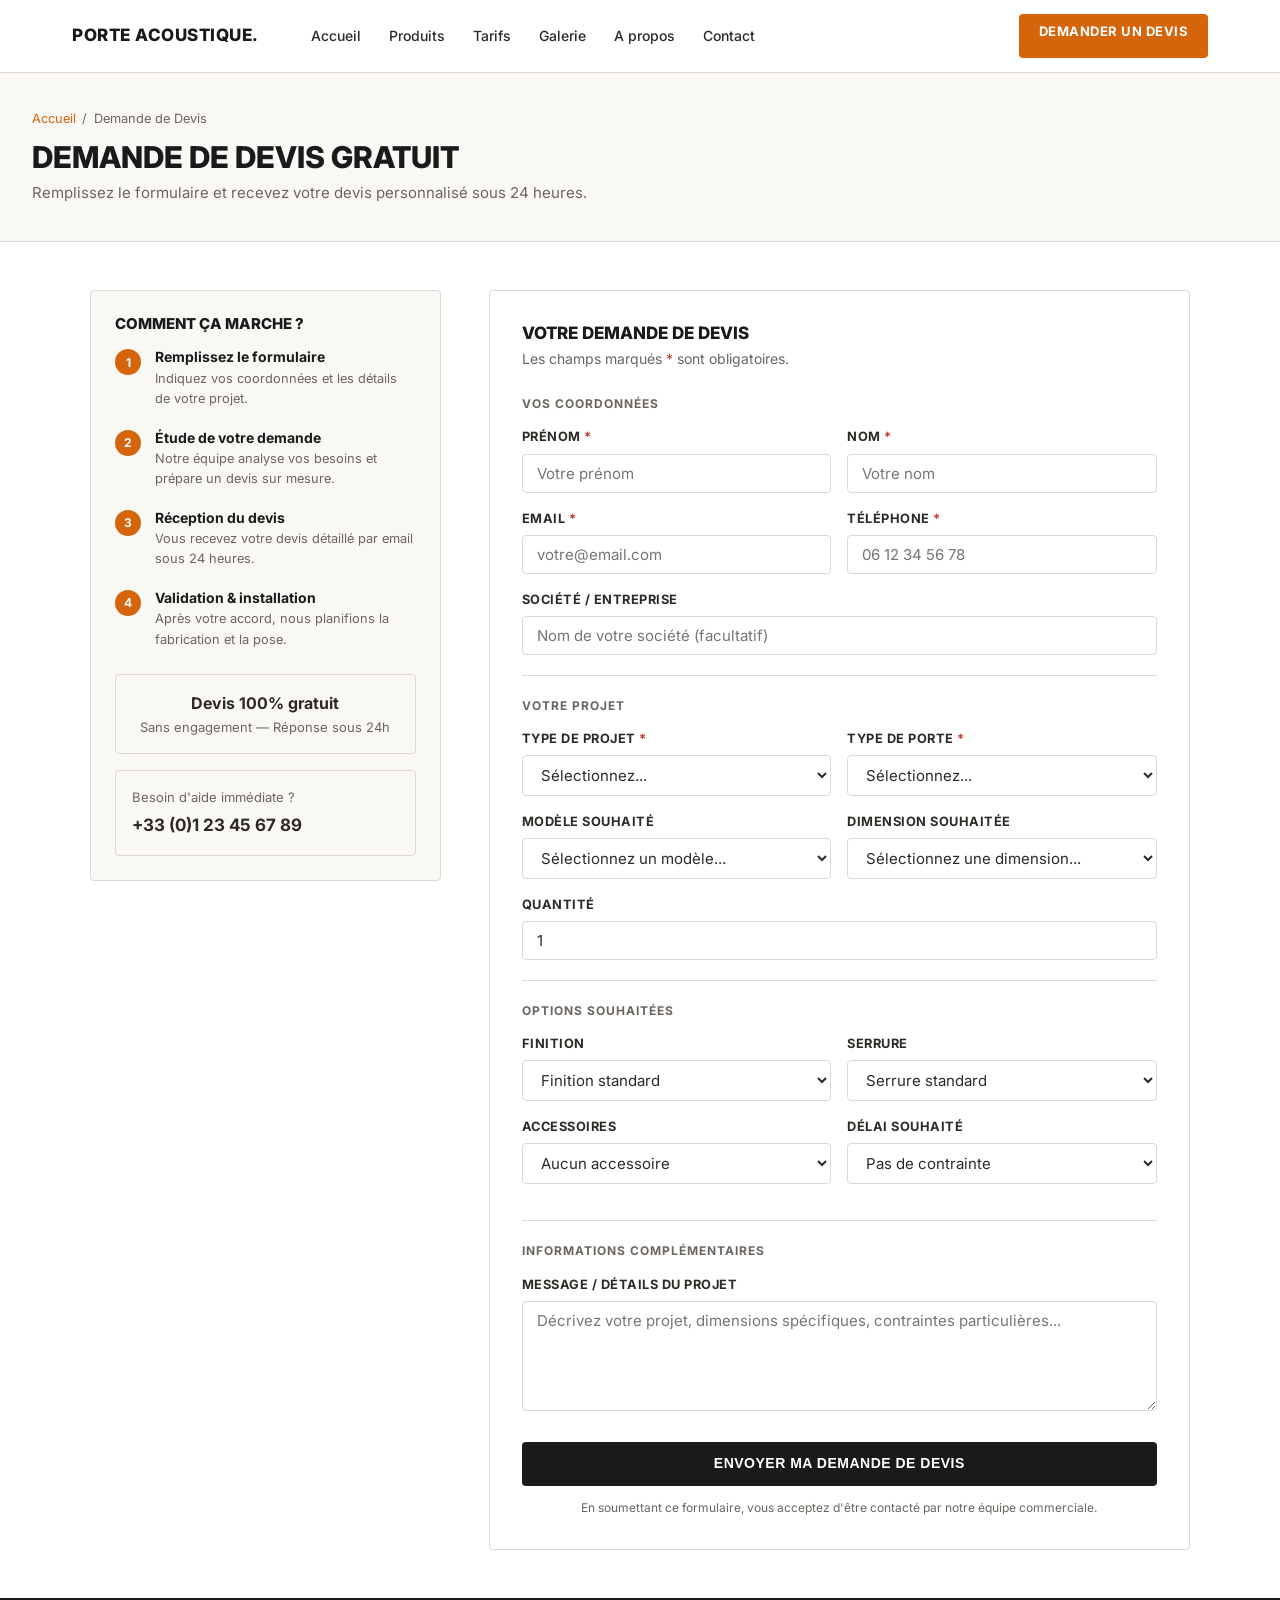
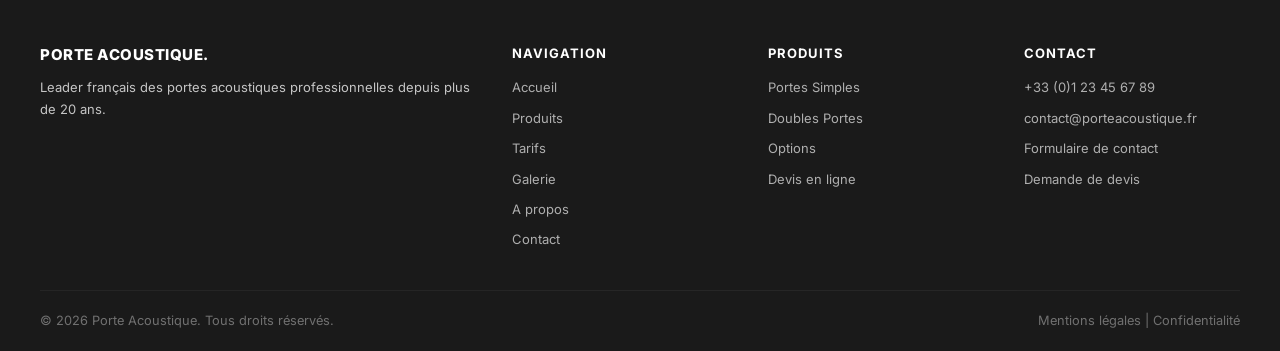
<file: devis.html>
<!DOCTYPE html>
<html lang="fr">
<head>
    <meta charset="UTF-8">
    <meta name="viewport" content="width=device-width, initial-scale=1.0">
    <title>Demande de Devis | Porte Acoustique</title>
    <meta name="description" content="Demandez votre devis gratuit pour une porte acoustique. Réponse sous 24h.">
    <link rel="preconnect" href="https://fonts.googleapis.com">
    <link rel="preconnect" href="https://fonts.gstatic.com" crossorigin>
    <link href="https://fonts.googleapis.com/css2?family=Inter:wght@400;500;600;700;800&display=swap" rel="stylesheet">
    <link rel="stylesheet" href="css/style.css">
</head>
<body>


<nav class="navbar">
    <div class="nav-inner">
        <a href="index.html" class="logo">PORTE ACOUSTIQUE<span class="logo-dot">.</span></a>
        <ul class="nav-links" id="navLinks">
            <li><a href="index.html">Accueil</a></li>
            <li><a href="produits.html">Produits</a></li>
            <li><a href="tarifs.html">Tarifs</a></li>
            <li><a href="galerie.html">Galerie</a></li>
            <li><a href="a-propos.html">A propos</a></li>
            <li><a href="contact.html">Contact</a></li>
            <li class="nav-mobile-devis"><a href="devis.html">Devis gratuit &rarr;</a></li>
        </ul>
        <a href="devis.html" class="btn btn-nav-devis">Demander un Devis</a>
        <button class="mobile-toggle" id="mobileToggle" aria-label="Menu">
            <span></span><span></span><span></span>
        </button>
    </div>
</nav>

<div class="page-hero">
    <div class="breadcrumb"><a href="index.html">Accueil</a><span class="sep">/</span><span>Demande de Devis</span></div>
    <h1>Demande de Devis Gratuit</h1>
    <p>Remplissez le formulaire et recevez votre devis personnalisé sous 24 heures.</p>
</div>

<section class="section">
    <div class="form-section">

        <!-- Bannière de présélection (depuis page tarifs) -->
        <div id="preselection" class="preselect-banner" style="display:none;">
            Votre sélection &mdash;
            Modèle&nbsp;: <strong id="preModel"></strong> &nbsp;|&nbsp;
            Dimension&nbsp;: <strong id="preDimension"></strong> &nbsp;|&nbsp;
            Prix indicatif&nbsp;: <strong id="prePrice" style="color:var(--price-color);"></strong>
        </div>

        <div class="form-grid">
            <!-- Sidebar -->
            <div class="form-sidebar">
                <h3>Comment ça marche ?</h3>
                <ul class="form-steps">
                    <li>
                        <div class="step-num">1</div>
                        <div class="step-text">
                            <h4>Remplissez le formulaire</h4>
                            <p>Indiquez vos coordonnées et les détails de votre projet.</p>
                        </div>
                    </li>
                    <li>
                        <div class="step-num">2</div>
                        <div class="step-text">
                            <h4>Étude de votre demande</h4>
                            <p>Notre équipe analyse vos besoins et prépare un devis sur mesure.</p>
                        </div>
                    </li>
                    <li>
                        <div class="step-num">3</div>
                        <div class="step-text">
                            <h4>Réception du devis</h4>
                            <p>Vous recevez votre devis détaillé par email sous 24 heures.</p>
                        </div>
                    </li>
                    <li>
                        <div class="step-num">4</div>
                        <div class="step-text">
                            <h4>Validation &amp; installation</h4>
                            <p>Après votre accord, nous planifions la fabrication et la pose.</p>
                        </div>
                    </li>
                </ul>
                <div style="margin-top:1.5rem;padding:1rem;background:var(--white);border-radius:var(--radius);border:1px solid var(--border);text-align:center;">
                    <p style="font-weight:700;font-size:1rem;color:var(--accent);">Devis 100% gratuit</p>
                    <p style="font-size:0.8125rem;color:var(--text-light);">Sans engagement &mdash; Réponse sous 24h</p>
                </div>
                <div style="margin-top:1rem;padding:1rem;background:var(--white);border-radius:var(--radius);border:1px solid var(--border);">
                    <p style="font-size:0.8125rem;color:var(--text-light);margin-bottom:0.25rem;">Besoin d'aide immédiate ?</p>
                    <a href="tel:+33123456789" style="font-size:1.0625rem;font-weight:700;color:var(--primary);">+33 (0)1 23 45 67 89</a>
                </div>
            </div>

            <!-- Formulaire -->
            <div class="form-box">
                <h3>Votre Demande de Devis</h3>
                <p>Les champs marqués <span class="required">*</span> sont obligatoires.</p>

                <form id="devisForm">
                    <div class="form-section-title">Vos Coordonnées</div>
                    <div class="form-row">
                        <div class="form-group">
                            <label for="prenom">Prénom <span class="required">*</span></label>
                            <input type="text" id="prenom" name="prenom" required placeholder="Votre prénom">
                        </div>
                        <div class="form-group">
                            <label for="nom">Nom <span class="required">*</span></label>
                            <input type="text" id="nom" name="nom" required placeholder="Votre nom">
                        </div>
                    </div>
                    <div class="form-row">
                        <div class="form-group">
                            <label for="email">Email <span class="required">*</span></label>
                            <input type="email" id="email" name="email" required placeholder="votre@email.com">
                        </div>
                        <div class="form-group">
                            <label for="telephone">Téléphone <span class="required">*</span></label>
                            <input type="tel" id="telephone" name="telephone" required placeholder="06 12 34 56 78">
                        </div>
                    </div>
                    <div class="form-group">
                        <label for="societe">Société / Entreprise</label>
                        <input type="text" id="societe" name="societe" placeholder="Nom de votre société (facultatif)">
                    </div>

                    <hr class="form-divider">
                    <div class="form-section-title">Votre Projet</div>

                    <div class="form-row">
                        <div class="form-group">
                            <label for="typeProjet">Type de projet <span class="required">*</span></label>
                            <select id="typeProjet" name="typeProjet" required>
                                <option value="">Sélectionnez...</option>
                                <option value="studio">Studio d'enregistrement</option>
                                <option value="bureau">Bureau professionnel</option>
                                <option value="medical">Cabinet médical</option>
                                <option value="residence">Résidence / Appartement</option>
                                <option value="salle">Salle de conférence</option>
                                <option value="education">École / Université</option>
                                <option value="autre">Autre</option>
                            </select>
                        </div>
                        <div class="form-group">
                            <label for="typePorte">Type de porte <span class="required">*</span></label>
                            <select id="typePorte" name="typePorte" required>
                                <option value="">Sélectionnez...</option>
                                <option value="simple">Porte simple</option>
                                <option value="double">Double porte</option>
                                <option value="indecis">Je ne sais pas encore</option>
                            </select>
                        </div>
                    </div>
                    <div class="form-row">
                        <div class="form-group">
                            <label for="modele">Modèle souhaité</label>
                            <select id="modele" name="modele">
                                <option value="">Sélectionnez un modèle...</option>
                                <optgroup label="Portes Simples">
                                    <option value="ISO-PS Plus">ISO-PS Plus (Pleine)</option>
                                    <option value="ISO-PV Plus">ISO-PV Plus (Vitrée)</option>
                                    <option value="ISO-P2V Plus">ISO-P2V Plus (Double vitrage)</option>
                                    <option value="ISO-PO Plus">ISO-PO Plus (Hublot)</option>
                                </optgroup>
                                <optgroup label="Doubles Portes">
                                    <option value="ISO-DPS Plus">ISO-DPS Plus (Pleine)</option>
                                    <option value="ISO-DPV Plus">ISO-DPV Plus (Vitrée)</option>
                                    <option value="ISO-DP2V Plus">ISO-DP2V Plus (Double vitrage)</option>
                                    <option value="ISO-DPO Plus">ISO-DPO Plus (Hublot)</option>
                                </optgroup>
                            </select>
                        </div>
                        <div class="form-group">
                            <label for="dimension">Dimension souhaitée</label>
                            <select id="dimension" name="dimension">
                                <option value="">Sélectionnez une dimension...</option>
                                <optgroup label="Portes Simples">
                                    <option value="630x2040">630 x 2040 mm</option>
                                    <option value="730x2040">730 x 2040 mm</option>
                                    <option value="830x2040">830 x 2040 mm</option>
                                    <option value="930x2040">930 x 2040 mm</option>
                                </optgroup>
                                <optgroup label="Doubles Portes">
                                    <option value="1230x2040">1230 x 2040 mm</option>
                                    <option value="1430x2040">1430 x 2040 mm</option>
                                    <option value="1730x2040">1730 x 2040 mm</option>
                                    <option value="1930x2040">1930 x 2040 mm</option>
                                </optgroup>
                                <option value="sur-mesure">Sur mesure</option>
                            </select>
                        </div>
                    </div>
                    <div class="form-group">
                        <label for="quantite">Quantité</label>
                        <input type="number" id="quantite" name="quantite" min="1" value="1">
                    </div>

                    <hr class="form-divider">
                    <div class="form-section-title">Options Souhaitées</div>

                    <div class="form-row">
                        <div class="form-group">
                            <label for="finition">Finition</label>
                            <select id="finition" name="finition">
                                <option value="">Finition standard</option>
                                <option value="cuir">Finition aspect cuir</option>
                                <option value="tissu">Finition tissu</option>
                                <option value="peinture">Peinture 2 côtés (RAL)</option>
                            </select>
                        </div>
                        <div class="form-group">
                            <label for="serrure">Serrure</label>
                            <select id="serrure" name="serrure">
                                <option value="">Serrure standard</option>
                                <option value="3points">Serrure 3 points (+389 €)</option>
                                <option value="blindee">Porte blindée (+421 €)</option>
                            </select>
                        </div>
                    </div>
                    <div class="form-row">
                        <div class="form-group">
                            <label for="accessoires">Accessoires</label>
                            <select id="accessoires" name="accessoires">
                                <option value="">Aucun accessoire</option>
                                <option value="antipanique">Barre antipanique (+756 €)</option>
                                <option value="tige">Tige carré (+13 €)</option>
                                <option value="clef">Clef cylindre (+32 €)</option>
                            </select>
                        </div>
                        <div class="form-group">
                            <label for="delai">Délai souhaité</label>
                            <select id="delai" name="delai">
                                <option value="">Pas de contrainte</option>
                                <option value="urgent">Urgent (sous 2 semaines)</option>
                                <option value="1mois">Sous 1 mois</option>
                                <option value="3mois">Sous 3 mois</option>
                                <option value="planifie">Plus de 3 mois</option>
                            </select>
                        </div>
                    </div>

                    <hr class="form-divider">
                    <div class="form-section-title">Informations Complémentaires</div>

                    <div class="form-group">
                        <label for="message">Message / Détails du projet</label>
                        <textarea id="message" name="message" placeholder="Décrivez votre projet, dimensions spécifiques, contraintes particulières..."></textarea>
                    </div>

                    <button type="submit" class="btn btn-primary btn-full" style="margin-top:0.5rem;">Envoyer ma Demande de Devis</button>
                    <p style="font-size:0.75rem;color:var(--text-light);text-align:center;margin-top:0.75rem;">En soumettant ce formulaire, vous acceptez d'être contacté par notre équipe commerciale.</p>
                </form>
            </div>
        </div>
    </div>
</section>

<footer>
    <div class="footer-grid">
        <div class="footer-brand">
            <h3>PORTE ACOUSTIQUE<span style="color:var(--accent)">.</span></h3>
            <p>Leader français des portes acoustiques professionnelles depuis plus de 20 ans.</p>
        </div>
        <div><h4>Navigation</h4><ul>
            <li><a href="index.html">Accueil</a></li>
            <li><a href="produits.html">Produits</a></li>
            <li><a href="tarifs.html">Tarifs</a></li>
            <li><a href="galerie.html">Galerie</a></li>
            <li><a href="a-propos.html">A propos</a></li>
            <li><a href="contact.html">Contact</a></li>
            <li class="nav-mobile-devis"><a href="devis.html">Devis gratuit &rarr;</a></li>
        </ul></div>
        <div><h4>Produits</h4><ul>
            <li><a href="tarifs.html#portes-simples">Portes Simples</a></li>
            <li><a href="tarifs.html#doubles-portes">Doubles Portes</a></li>
            <li><a href="tarifs.html#options">Options</a></li>
            <li><a href="devis.html">Devis en ligne</a></li>
        </ul></div>
        <div><h4>Contact</h4><ul>
            <li><a href="tel:+33123456789">+33 (0)1 23 45 67 89</a></li>
            <li><a href="mailto:contact@porteacoustique.fr">contact@porteacoustique.fr</a></li>
            <li><a href="contact.html">Formulaire de contact</a></li>
            <li><a href="devis.html">Demande de devis</a></li>
        </ul></div>
    </div>
    <div class="footer-bottom">
        <p>&copy; 2026 Porte Acoustique. Tous droits réservés.</p>
        <p><a href="#">Mentions légales</a> | <a href="#">Confidentialité</a></p>
    </div>
</footer>

<script src="js/main.js"></script>
</body>
</html>
</file>
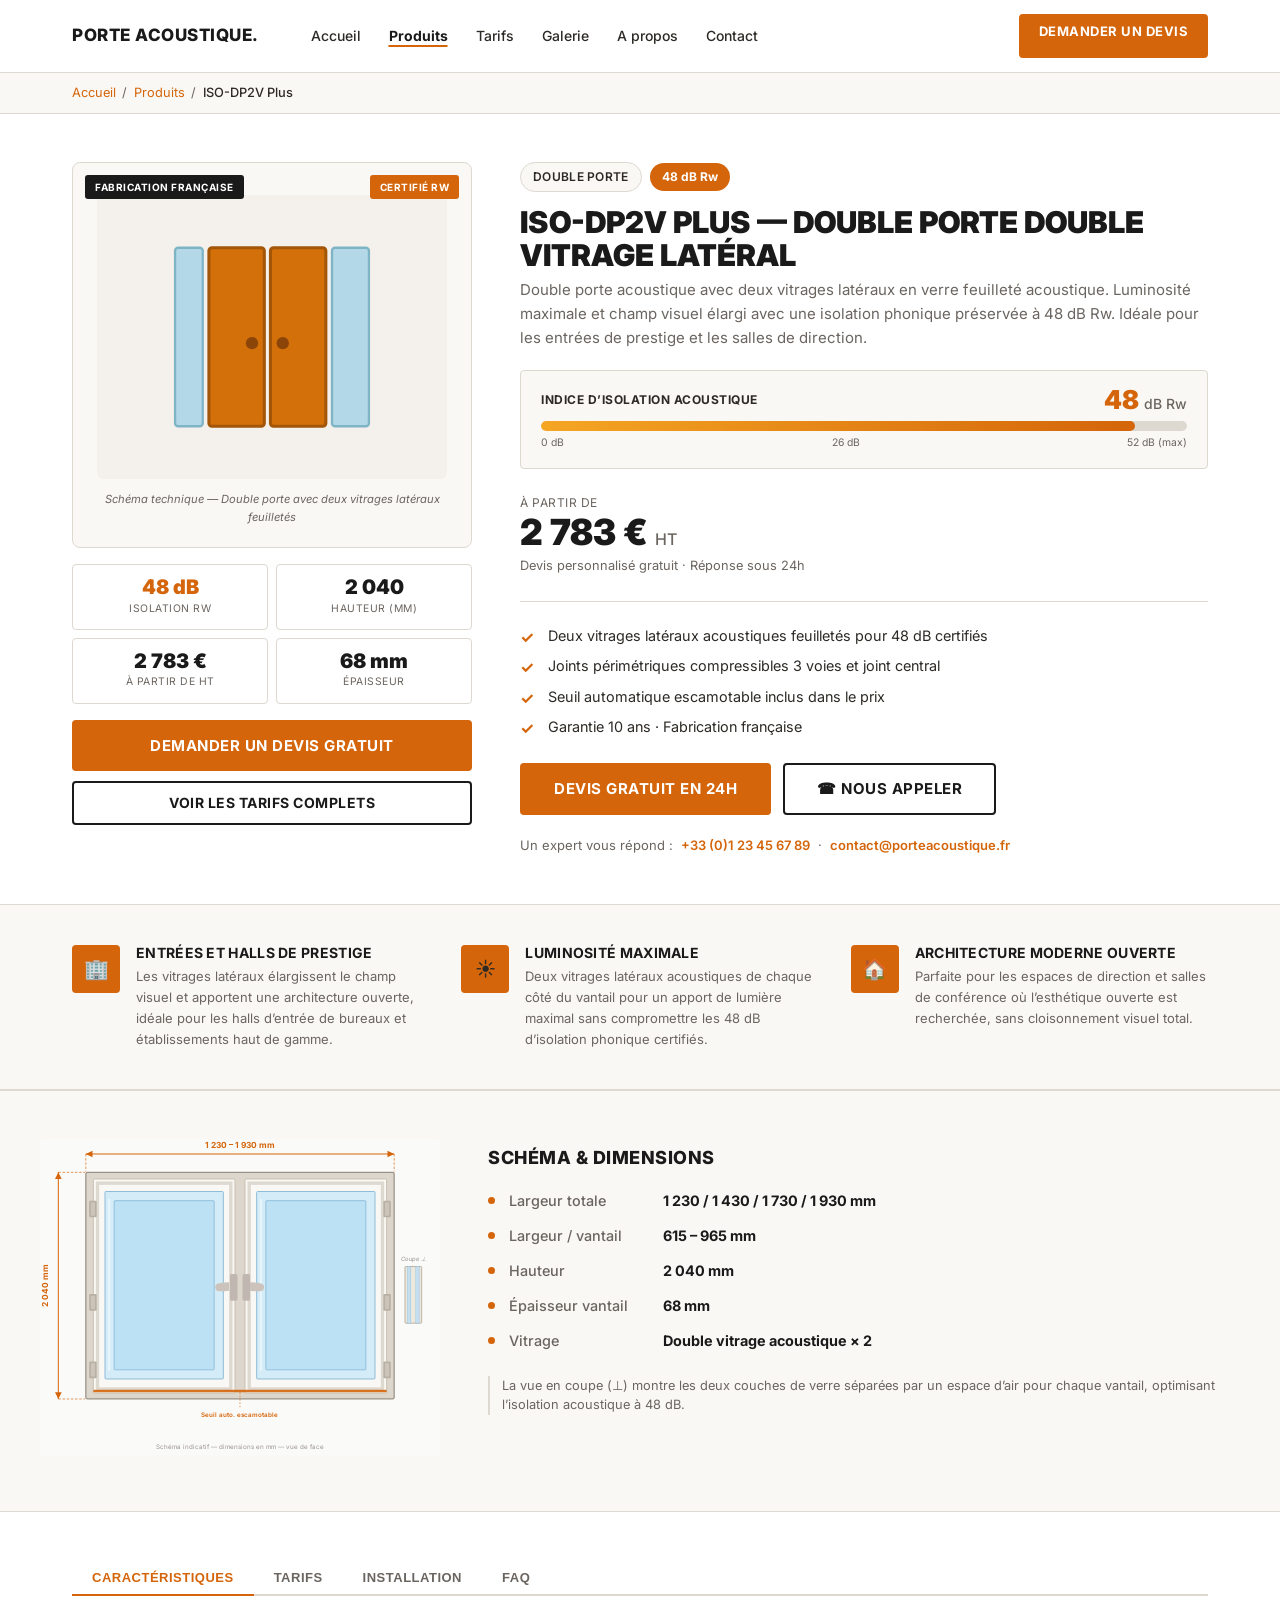
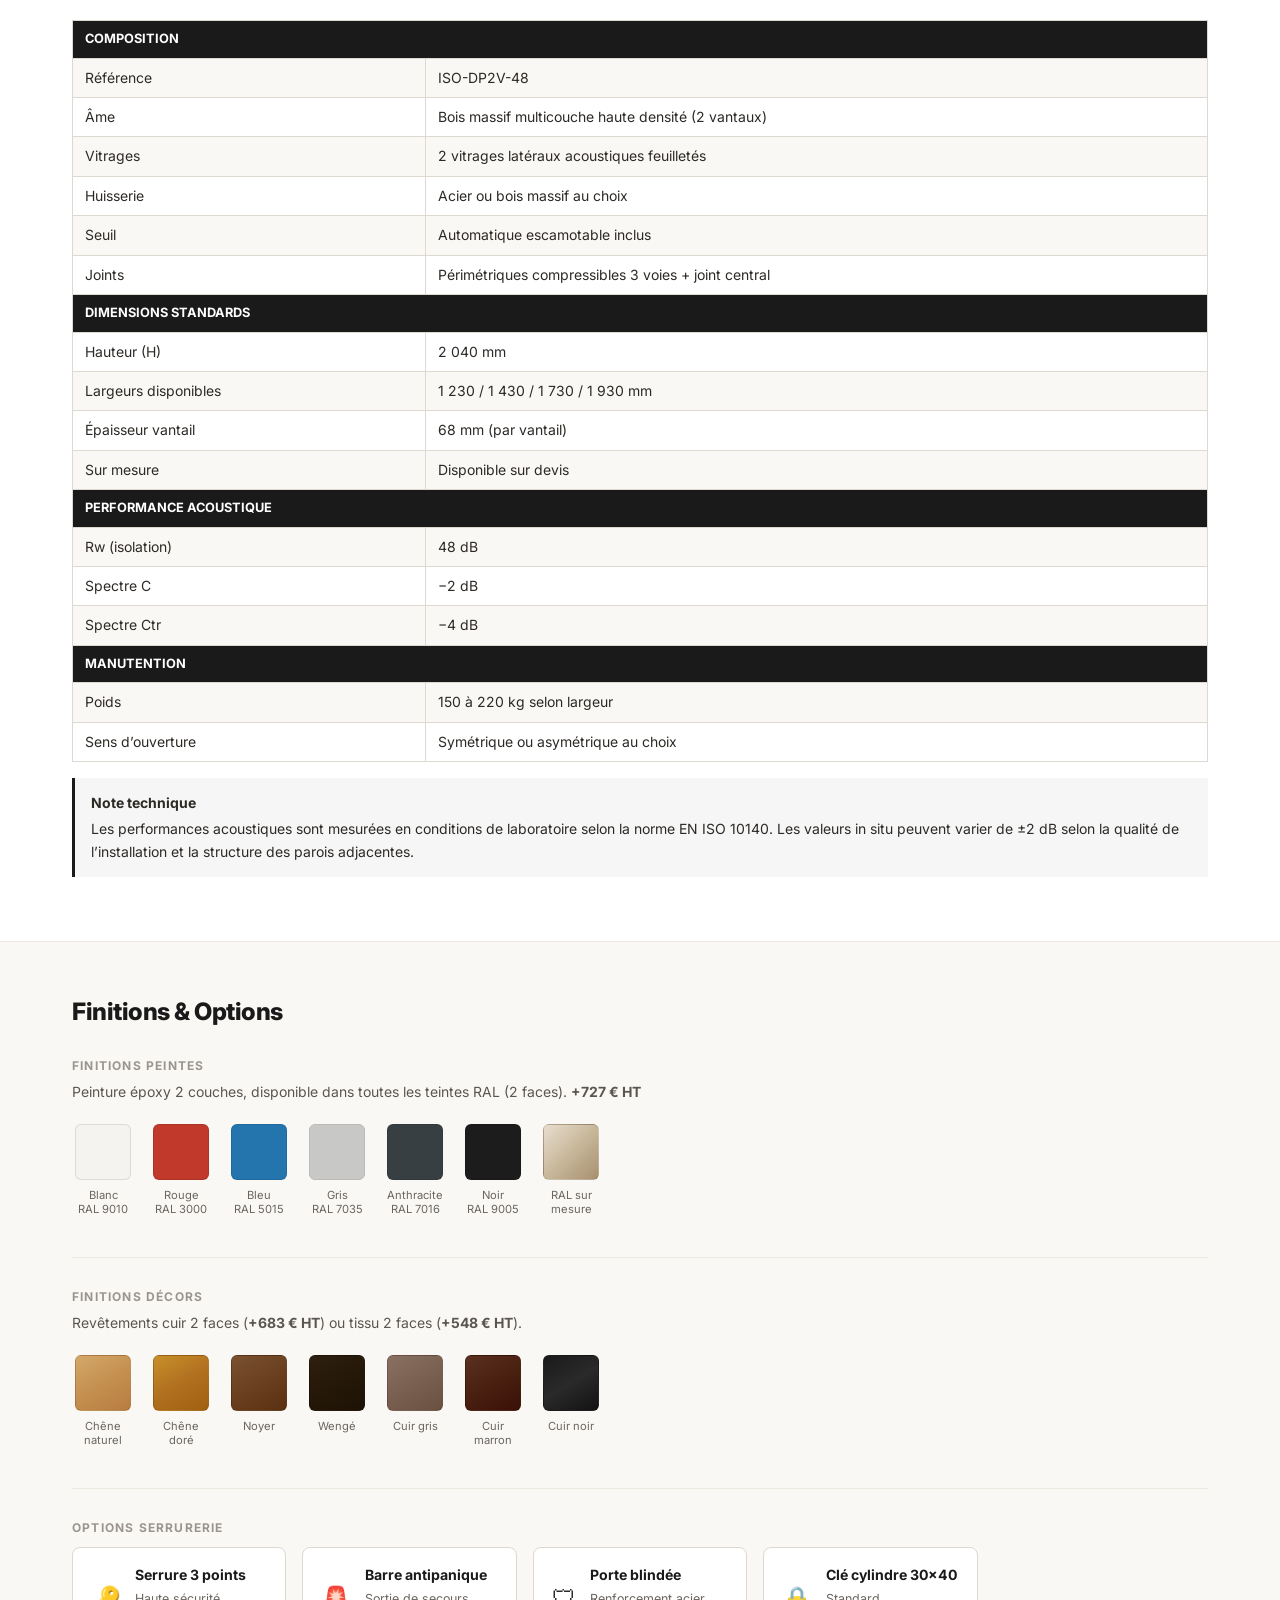
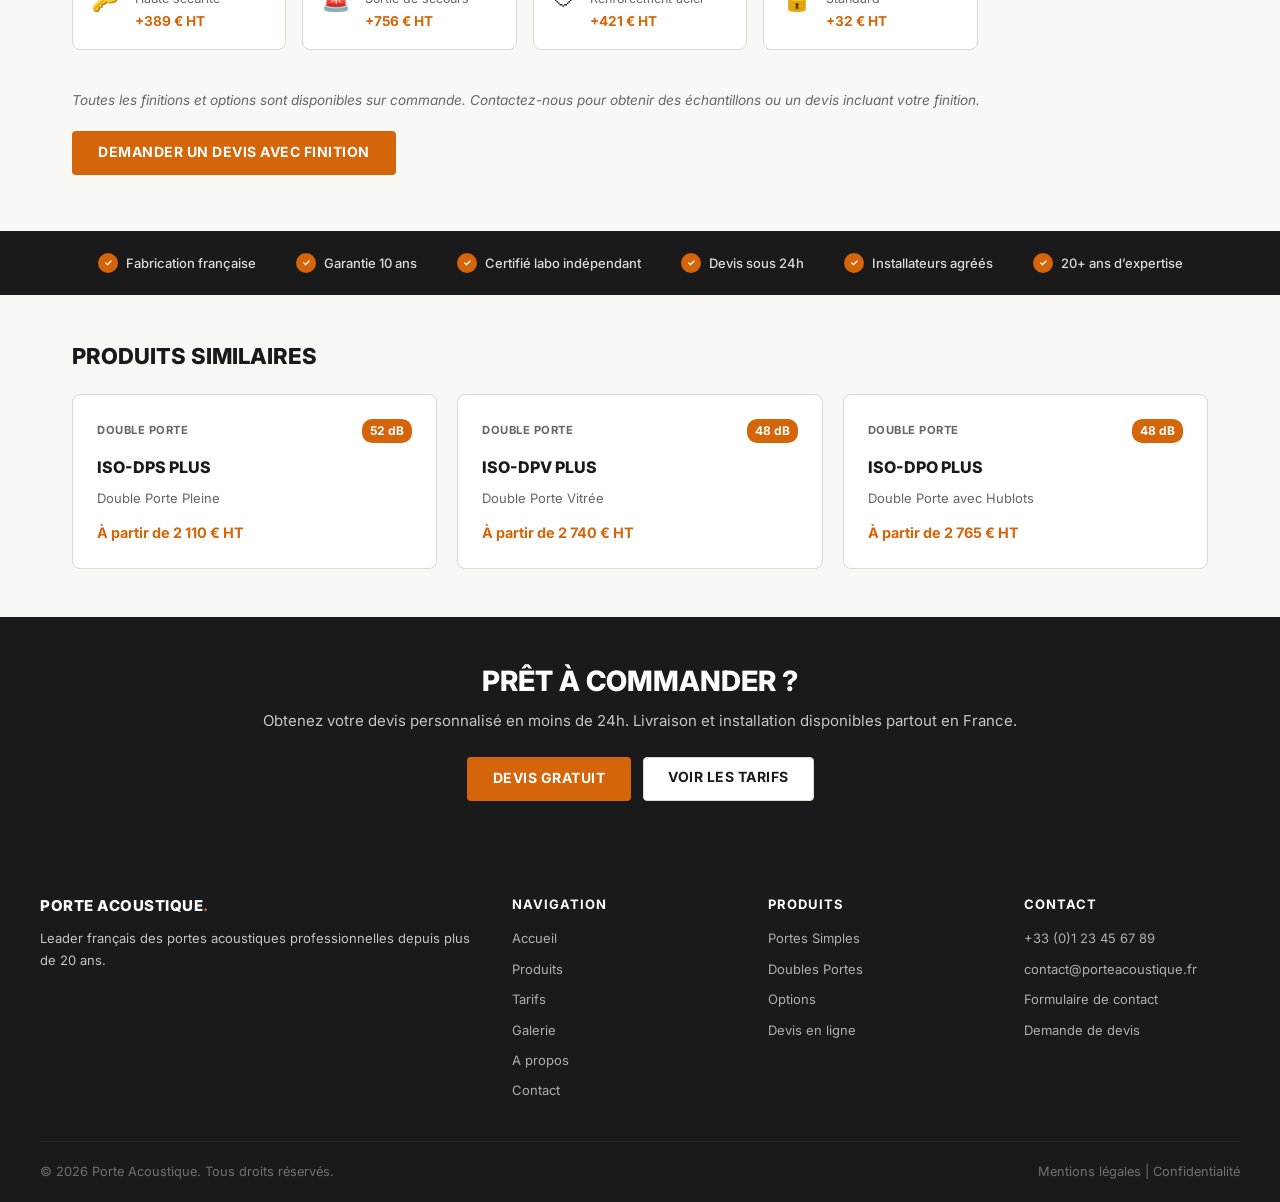
<file: produit-iso-dp2v-plus.html>
<!DOCTYPE html>
<html lang="fr">
<head>
    <meta charset="UTF-8">
    <meta name="viewport" content="width=device-width, initial-scale=1.0">
    <title>ISO-DP2V Plus &mdash; Double Porte Double Vitrage Lat&eacute;ral 48 dB | Porte Acoustique</title>
    <meta name="description" content="ISO-DP2V Plus : double porte acoustique avec vitrages lat&eacute;raux feuillet&eacute;s, 48 dB Rw, &agrave; partir de 2&nbsp;783&nbsp;&euro; HT. Luminosit&eacute; maximale, fabrication fran&ccedil;aise.">
    <meta name="theme-color" content="#d4650a">
    <link rel="preconnect" href="https://fonts.googleapis.com">
    <link rel="preconnect" href="https://fonts.gstatic.com" crossorigin>
    <link href="https://fonts.googleapis.com/css2?family=Inter:wght@400;500;600;700;800&display=swap" rel="stylesheet">
    <link rel="stylesheet" href="css/style.css">
</head>
<body>

<nav class="navbar">
    <div class="nav-inner">
        <a href="index.html" class="logo">PORTE ACOUSTIQUE<span class="logo-dot">.</span></a>
        <ul class="nav-links" id="navLinks">
            <li><a href="index.html">Accueil</a></li>
            <li><a href="produits.html" class="active">Produits</a></li>
            <li><a href="tarifs.html">Tarifs</a></li>
            <li><a href="galerie.html">Galerie</a></li>
            <li><a href="a-propos.html">A propos</a></li>
            <li><a href="contact.html">Contact</a></li>
            <li class="nav-mobile-devis"><a href="devis.html">Devis gratuit &rarr;</a></li>
        </ul>
        <a href="devis.html" class="btn btn-nav-devis">Demander un Devis</a>
        <button class="mobile-toggle" id="mobileToggle" aria-label="Menu" aria-expanded="false" aria-controls="navLinks">
            <span></span><span></span><span></span>
        </button>
    </div>
</nav>

<div class="pdp-breadcrumb-bar">
    <div class="container">
        <a href="index.html">Accueil</a>
        <span class="sep">/</span>
        <a href="produits.html">Produits</a>
        <span class="sep">/</span>
        <span>ISO-DP2V Plus</span>
    </div>
</div>

<section class="pdp-section">
    <div class="container">
        <div class="pdp-layout">

            <aside class="pdp-visual">
                <div class="pdp-visual-wrap">
                    <span class="pdp-fab-badge">Fabrication fran&ccedil;aise</span>
                    <span class="pdp-cert-badge">Certifi&eacute; Rw</span>
                    <div style="background:#f4f1ec;border-radius:6px;padding:2rem 1rem;text-align:center;">
                        <svg width="200" height="220" viewBox="0 0 65 60" style="display:block;margin:auto;">
                            <rect x="1" y="1" width="9" height="58" rx="1" fill="#a8d4e8" stroke="#6aaabf" stroke-width="0.75" opacity="0.85"/>
                            <rect x="12" y="1" width="18" height="58" rx="1" fill="#d4700a" stroke="#a35508" stroke-width="1"/>
                            <rect x="32" y="1" width="18" height="58" rx="1" fill="#d4700a" stroke="#a35508" stroke-width="1"/>
                            <rect x="52" y="1" width="12" height="58" rx="1" fill="#a8d4e8" stroke="#6aaabf" stroke-width="0.75" opacity="0.85"/>
                            <circle cx="26" cy="32" r="2" fill="#8b4508"/>
                            <circle cx="36" cy="32" r="2" fill="#8b4508"/>
                        </svg>
                    </div>
                    <p class="pdp-schema-label">Sch&eacute;ma technique &mdash; Double porte avec deux vitrages lat&eacute;raux feuillet&eacute;s</p>
                </div>
                <div class="pdp-quick-stats">
                    <div class="pdp-stat"><div class="pdp-stat-val highlight">48 dB</div><div class="pdp-stat-lbl">Isolation Rw</div></div>
                    <div class="pdp-stat"><div class="pdp-stat-val">2 040</div><div class="pdp-stat-lbl">Hauteur (mm)</div></div>
                    <div class="pdp-stat"><div class="pdp-stat-val">2 783 &euro;</div><div class="pdp-stat-lbl">&Agrave; partir de HT</div></div>
                    <div class="pdp-stat"><div class="pdp-stat-val">68 mm</div><div class="pdp-stat-lbl">&Eacute;paisseur</div></div>
                </div>
                <div class="pdp-visual-cta">
                    <a href="devis.html?modele=ISO-DP2V-Plus" class="btn btn-orange btn-full btn-lg">Demander un devis gratuit</a>
                    <a href="tarifs.html#doubles-portes" class="btn btn-outline btn-full">Voir les tarifs complets</a>
                </div>
            </aside>

            <div class="pdp-info">
                <div class="pdp-badges">
                    <span class="badge-cat">Double Porte</span>
                    <span class="badge-db">48 dB Rw</span>
                </div>
                <h1>ISO-DP2V Plus &mdash; Double Porte Double Vitrage Lat&eacute;ral</h1>
                <p class="pdp-subtitle">Double porte acoustique avec deux vitrages lat&eacute;raux en verre feuillet&eacute; acoustique. Luminosit&eacute; maximale et champ visuel &eacute;largi avec une isolation phonique pr&eacute;serv&eacute;e &agrave; 48 dB Rw. Id&eacute;ale pour les entr&eacute;es de prestige et les salles de direction.</p>

                <div class="db-perf-wrap">
                    <div class="db-perf-label-row">
                        <span class="db-perf-title">Indice d&rsquo;isolation acoustique</span>
                        <span class="db-perf-value">48 <span>dB Rw</span></span>
                    </div>
                    <div class="db-bar-track">
                        <div class="db-bar-fill" style="width:92%"></div>
                    </div>
                    <div class="db-scale"><span>0 dB</span><span>26 dB</span><span>52 dB (max)</span></div>
                </div>

                <div class="pdp-price-block">
                    <div class="pdp-price-from">&Agrave; partir de</div>
                    <div class="pdp-price-val">2 783 &euro; <span>HT</span></div>
                    <div class="pdp-price-note">Devis personnalis&eacute; gratuit &middot; R&eacute;ponse sous 24h</div>
                </div>

                <ul class="pdp-highlights">
                    <li class="pdp-highlight">Deux vitrages lat&eacute;raux acoustiques feuillet&eacute;s pour 48 dB certifi&eacute;s</li>
                    <li class="pdp-highlight">Joints p&eacute;rim&eacute;triques compressibles 3 voies et joint central</li>
                    <li class="pdp-highlight">Seuil automatique escamotable inclus dans le prix</li>
                    <li class="pdp-highlight">Garantie 10 ans &middot; Fabrication fran&ccedil;aise</li>
                </ul>

                <div class="pdp-cta-block">
                    <a href="devis.html?modele=ISO-DP2V-Plus" class="btn btn-orange btn-lg">Devis gratuit en 24h</a>
                    <a href="tel:+33123456789" class="btn btn-outline btn-lg">&#9742; Nous appeler</a>
                </div>

                <div class="pdp-contact-line">
                    <span>Un expert vous r&eacute;pond :</span>
                    <a href="tel:+33123456789">+33 (0)1 23 45 67 89</a>
                    <span>&middot;</span>
                    <a href="mailto:contact@porteacoustique.fr">contact@porteacoustique.fr</a>
                </div>
            </div>

        </div>
    </div>
</section>

<section class="pdp-args-section">
    <div class="container">
        <div class="pdp-args-grid">
            <div class="pdp-arg-item">
                <div class="pdp-arg-icon">&#127970;</div>
                <div class="pdp-arg-text">
                    <h4>Entr&eacute;es et halls de prestige</h4>
                    <p>Les vitrages lat&eacute;raux &eacute;largissent le champ visuel et apportent une architecture ouverte, id&eacute;ale pour les halls d&rsquo;entr&eacute;e de bureaux et &eacute;tablissements haut de gamme.</p>
                </div>
            </div>
            <div class="pdp-arg-item">
                <div class="pdp-arg-icon">&#9728;&#65039;</div>
                <div class="pdp-arg-text">
                    <h4>Luminosit&eacute; maximale</h4>
                    <p>Deux vitrages lat&eacute;raux acoustiques de chaque c&ocirc;t&eacute; du vantail pour un apport de lumi&egrave;re maximal sans compromettre les 48 dB d&rsquo;isolation phonique certifi&eacute;s.</p>
                </div>
            </div>
            <div class="pdp-arg-item">
                <div class="pdp-arg-icon">&#127968;</div>
                <div class="pdp-arg-text">
                    <h4>Architecture moderne ouverte</h4>
                    <p>Parfaite pour les espaces de direction et salles de conf&eacute;rence o&ugrave; l&rsquo;esth&eacute;tique ouverte est recherch&eacute;e, sans cloisonnement visuel total.</p>
                </div>
            </div>
        </div>
    </div>
</section>

<!-- Schéma technique -->
<section class="pdp-schema-section">
    <div class="pdp-schema-inner">
        <div class="pdp-schema-drawing">
            <svg viewBox="0 0 480 380" xmlns="http://www.w3.org/2000/svg" style="width:400px;max-width:100%;font-family:Inter,Arial,sans-serif;" aria-label="Schéma technique ISO-DP2V Plus">
                <rect width="480" height="380" fill="#fafaf8" rx="4"/>
                <!-- Dormant -->
                <rect x="55" y="40" width="370" height="272" rx="2" fill="#ddd6cc" stroke="#9a9288" stroke-width="1.5"/>
                <!-- Vantail gauche -->
                <rect x="64" y="48" width="170" height="257" rx="1" fill="#faf8f4" stroke="#c8c0b0" stroke-width="1.2"/>
                <rect x="69" y="53" width="160" height="247" fill="none" stroke="#ddd8d0" stroke-width="4"/>
                <!-- Vantail droit -->
                <rect x="246" y="48" width="170" height="257" rx="1" fill="#faf8f4" stroke="#c8c0b0" stroke-width="1.2"/>
                <rect x="251" y="53" width="160" height="247" fill="none" stroke="#ddd8d0" stroke-width="4"/>
                <!-- Double vitrage gauche -->
                <rect x="78" y="63" width="142" height="225" rx="1" fill="#d4ecf8" stroke="#90bcd8" stroke-width="1.2"/>
                <rect x="89" y="74" width="120" height="203" rx="1" fill="#bce0f4" stroke="#78aed0" stroke-width="0.8"/>
                <line x1="83" y1="72" x2="83" y2="278" stroke="rgba(255,255,255,0.5)" stroke-width="2.5"/>
                <!-- Double vitrage droit -->
                <rect x="260" y="63" width="142" height="225" rx="1" fill="#d4ecf8" stroke="#90bcd8" stroke-width="1.2"/>
                <rect x="271" y="74" width="120" height="203" rx="1" fill="#bce0f4" stroke="#78aed0" stroke-width="0.8"/>
                <line x1="265" y1="72" x2="265" y2="278" stroke="rgba(255,255,255,0.5)" stroke-width="2.5"/>
                <!-- Paumelles gauches -->
                <rect x="59" y="74" width="9" height="20" rx="1.5" fill="#b8b0a4"/><rect x="61" y="76" width="5" height="16" rx="1" fill="#ccc4b8"/>
                <rect x="59" y="186" width="9" height="20" rx="1.5" fill="#b8b0a4"/><rect x="61" y="188" width="5" height="16" rx="1" fill="#ccc4b8"/>
                <rect x="59" y="267" width="9" height="20" rx="1.5" fill="#b8b0a4"/><rect x="61" y="269" width="5" height="16" rx="1" fill="#ccc4b8"/>
                <!-- Paumelles droites -->
                <rect x="412" y="74" width="9" height="20" rx="1.5" fill="#b8b0a4"/><rect x="414" y="76" width="5" height="16" rx="1" fill="#ccc4b8"/>
                <rect x="412" y="186" width="9" height="20" rx="1.5" fill="#b8b0a4"/><rect x="414" y="188" width="5" height="16" rx="1" fill="#ccc4b8"/>
                <rect x="412" y="267" width="9" height="20" rx="1.5" fill="#b8b0a4"/><rect x="414" y="269" width="5" height="16" rx="1" fill="#ccc4b8"/>
                <!-- Poignées centre -->
                <rect x="228" y="162" width="9" height="32" rx="2" fill="#c0b8b0"/>
                <path d="M227 172 Q213 172 211 175 Q209 178 211 181 Q213 184 227 182 Z" fill="#ccc4bc"/>
                <rect x="243" y="162" width="9" height="32" rx="2" fill="#c0b8b0"/>
                <path d="M252 172 Q266 172 268 175 Q270 178 268 181 Q266 184 252 182 Z" fill="#ccc4bc"/>
                <!-- Seuil -->
                <rect x="64" y="301" width="352" height="3" rx="1" fill="#d4650a" opacity="0.9"/>
                <line x1="240" y1="304" x2="240" y2="324" stroke="#d4650a" stroke-width="0.7" stroke-dasharray="2,2"/>
                <text x="240" y="334" text-anchor="middle" font-size="7.5" fill="#d4650a" font-weight="600">Seuil auto. escamotable</text>
                <!-- COTE LARGEUR -->
                <line x1="55" y1="18" x2="425" y2="18" stroke="#d4650a" stroke-width="1.2"/>
                <polygon points="55,18 63,14 63,22" fill="#d4650a"/>
                <polygon points="425,18 417,14 417,22" fill="#d4650a"/>
                <line x1="55" y1="18" x2="55" y2="39" stroke="#d4650a" stroke-width="0.8" stroke-dasharray="3,2"/>
                <line x1="425" y1="18" x2="425" y2="39" stroke="#d4650a" stroke-width="0.8" stroke-dasharray="3,2"/>
                <text x="240" y="11" text-anchor="middle" font-size="10" fill="#d4650a" font-weight="700">1 230 &#x2013; 1 930 mm</text>
                <!-- COTE HAUTEUR -->
                <line x1="22" y1="40" x2="22" y2="312" stroke="#d4650a" stroke-width="1.2"/>
                <polygon points="22,40 18,48 26,48" fill="#d4650a"/>
                <polygon points="22,312 18,304 26,304" fill="#d4650a"/>
                <line x1="22" y1="40" x2="54" y2="40" stroke="#d4650a" stroke-width="0.8" stroke-dasharray="3,2"/>
                <line x1="22" y1="312" x2="54" y2="312" stroke="#d4650a" stroke-width="0.8" stroke-dasharray="3,2"/>
                <text x="9" y="176" text-anchor="middle" font-size="10" fill="#d4650a" font-weight="700" transform="rotate(-90,9,176)">2 040 mm</text>
                <!-- VUE EN COUPE double vitrage -->
                <text x="448" y="146" text-anchor="middle" font-size="7" fill="#9a9490" font-style="italic">Coupe &#x22A5;</text>
                <rect x="438" y="153" width="20" height="68" rx="1" fill="#ede8de" stroke="#b0a898" stroke-width="1"/>
                <rect x="441" y="153" width="4" height="68" fill="#c4dff0" stroke="#90bcd8" stroke-width="0.5"/>
                <rect x="451" y="153" width="4" height="68" fill="#c4dff0" stroke="#90bcd8" stroke-width="0.5"/>
                <text x="240" y="372" text-anchor="middle" font-size="7.5" fill="#9a9490">Sch&#xe9;ma indicatif &#x2014; dimensions en mm &#x2014; vue de face</text>
            </svg>
        </div>
        <div class="pdp-schema-info">
            <h2 class="pdp-schema-info-title">Sch&eacute;ma &amp; Dimensions</h2>
            <ul class="pdp-schema-dims">
                <li><span class="dim-dot"></span><span class="dim-label">Largeur totale</span><span class="dim-value">1 230 / 1 430 / 1 730 / 1 930 mm</span></li>
                <li><span class="dim-dot"></span><span class="dim-label">Largeur / vantail</span><span class="dim-value">615 &#x2013; 965 mm</span></li>
                <li><span class="dim-dot"></span><span class="dim-label">Hauteur</span><span class="dim-value">2 040 mm</span></li>
                <li><span class="dim-dot"></span><span class="dim-label">&Eacute;paisseur vantail</span><span class="dim-value">68 mm</span></li>
                <li><span class="dim-dot"></span><span class="dim-label">Vitrage</span><span class="dim-value">Double vitrage acoustique &#xd7; 2</span></li>
            </ul>
            <p class="pdp-schema-note">La vue en coupe (&#x22A5;) montre les deux couches de verre s&eacute;par&eacute;es par un espace d&rsquo;air pour chaque vantail, optimisant l&rsquo;isolation acoustique &agrave; 48 dB.</p>
        </div>
    </div>
</section>

<section class="section">
    <div class="container">
        <div class="tabs-nav">
            <button class="tab-btn active" data-tab="tab-carac">Caract&eacute;ristiques</button>
            <button class="tab-btn" data-tab="tab-tarifs">Tarifs</button>
            <button class="tab-btn" data-tab="tab-install">Installation</button>
            <button class="tab-btn" data-tab="tab-faq">FAQ</button>
        </div>

        <div class="tab-panel active" id="tab-carac">
            <table class="specs-table">
                <tbody>
                    <tr class="specs-section-head"><td colspan="2">Composition</td></tr>
                    <tr><td>R&eacute;f&eacute;rence</td><td>ISO-DP2V-48</td></tr>
                    <tr><td>&Acirc;me</td><td>Bois massif multicouche haute densit&eacute; (2 vantaux)</td></tr>
                    <tr><td>Vitrages</td><td>2 vitrages lat&eacute;raux acoustiques feuillet&eacute;s</td></tr>
                    <tr><td>Huisserie</td><td>Acier ou bois massif au choix</td></tr>
                    <tr><td>Seuil</td><td>Automatique escamotable inclus</td></tr>
                    <tr><td>Joints</td><td>P&eacute;rim&eacute;triques compressibles 3 voies + joint central</td></tr>
                    <tr class="specs-section-head"><td colspan="2">Dimensions standards</td></tr>
                    <tr><td>Hauteur (H)</td><td>2 040 mm</td></tr>
                    <tr><td>Largeurs disponibles</td><td>1 230 / 1 430 / 1 730 / 1 930 mm</td></tr>
                    <tr><td>&Eacute;paisseur vantail</td><td>68 mm (par vantail)</td></tr>
                    <tr><td>Sur mesure</td><td>Disponible sur devis</td></tr>
                    <tr class="specs-section-head"><td colspan="2">Performance acoustique</td></tr>
                    <tr><td>Rw (isolation)</td><td>48 dB</td></tr>
                    <tr><td>Spectre C</td><td>&minus;2 dB</td></tr>
                    <tr><td>Spectre Ctr</td><td>&minus;4 dB</td></tr>
                    <tr class="specs-section-head"><td colspan="2">Manutention</td></tr>
                    <tr><td>Poids</td><td>150 &agrave; 220 kg selon largeur</td></tr>
                    <tr><td>Sens d&rsquo;ouverture</td><td>Sym&eacute;trique ou asym&eacute;trique au choix</td></tr>
                </tbody>
            </table>
            <div class="warning-box">
                <strong>Note technique</strong>
                Les performances acoustiques sont mesur&eacute;es en conditions de laboratoire selon la norme EN ISO 10140. Les valeurs in situ peuvent varier de &plusmn;2 dB selon la qualit&eacute; de l&rsquo;installation et la structure des parois adjacentes.
            </div>
        </div>

        <div class="tab-panel" id="tab-tarifs">
            <table class="specs-table">
                <thead>
                    <tr><th>Dimension</th><th>Tarif HT</th></tr>
                </thead>
                <tbody>
                    <tr><td>1 230 &times; 2 040 mm</td><td>2 783 &euro;</td></tr>
                    <tr><td>1 430 &times; 2 040 mm</td><td>3 021 &euro;</td></tr>
                    <tr><td>1 730 &times; 2 040 mm</td><td>3 236 &euro;</td></tr>
                    <tr><td>1 930 &times; 2 040 mm</td><td>3 443 &euro;</td></tr>
                </tbody>
            </table>
            <table class="specs-table" style="margin-top:1rem;">
                <thead><tr><th colspan="2">Options tarifaires</th></tr></thead>
                <tbody>
                    <tr><td>Finition cuir (2 vantaux)</td><td>683 &euro;</td></tr>
                    <tr><td>Finition tissu (2 vantaux)</td><td>548 &euro;</td></tr>
                    <tr><td>Peinture &eacute;poxy RAL (2 vantaux)</td><td>727 &euro;</td></tr>
                    <tr><td>Serrure 3 points</td><td>389 &euro;</td></tr>
                    <tr><td>Barre antipanique</td><td>756 &euro;</td></tr>
                    <tr><td>Porte blind&eacute;e</td><td>421 &euro;</td></tr>
                    <tr><td>Tige carr&eacute;</td><td>13 &euro;</td></tr>
                    <tr><td>Cl&eacute; cylindre 30x40</td><td>32 &euro;</td></tr>
                </tbody>
            </table>
            <div class="info-box" style="margin-top:1.5rem;">
                <strong>Dimension hors standard ?</strong>
                Toutes largeurs sur mesure disponibles. Contactez-nous pour un devis adapt&eacute; &agrave; votre ouverture sp&eacute;cifique.
            </div>
            <div style="margin-top:1.5rem;display:flex;gap:1rem;flex-wrap:wrap;">
                <a href="devis.html?modele=ISO-DP2V-Plus" class="btn btn-orange">Demander un devis</a>
                <a href="tarifs.html#doubles-portes" class="btn btn-outline">Voir tous les tarifs</a>
            </div>
        </div>

        <div class="tab-panel" id="tab-install">
            <div class="install-steps">
                <div class="install-step">
                    <div class="install-step-num">1</div>
                    <div class="install-step-content">
                        <strong>Pr&eacute;paration de l&rsquo;ouverture</strong>
                        <p>V&eacute;rification des cotes brutes : hauteur +10 mm, largeur +15 mm minimum. L&rsquo;ouverture doit &ecirc;tre d&rsquo;aplomb et de niveau. Pr&eacute;voir une manutention adapt&eacute;e (150&ndash;220 kg).</p>
                    </div>
                </div>
                <div class="install-step">
                    <div class="install-step-num">2</div>
                    <div class="install-step-content">
                        <strong>Mise en place de l&rsquo;huisserie</strong>
                        <p>Calage, v&eacute;rification de l&rsquo;&eacute;querrage et scellement selon le support. Bourrage int&eacute;gral des jours avec mousse acoustique haute densit&eacute;.</p>
                    </div>
                </div>
                <div class="install-step">
                    <div class="install-step-num">3</div>
                    <div class="install-step-content">
                        <strong>Accrochage des deux vantaux</strong>
                        <p>Pose successive des deux vantaux sur leurs paumelles. R&eacute;glage tridimensionnel ind&eacute;pendant et v&eacute;rification de l&rsquo;affleurage central.</p>
                    </div>
                </div>
                <div class="install-step">
                    <div class="install-step-num">4</div>
                    <div class="install-step-content">
                        <strong>R&eacute;glage &amp; contr&ocirc;le acoustique</strong>
                        <p>R&eacute;glage du seuil automatique et v&eacute;rification de la compression de tous les joints p&eacute;rim&eacute;triques et joint central entre les vantaux.</p>
                    </div>
                </div>
            </div>
            <div class="warning-box">
                <strong>Installation professionnelle obligatoire</strong>
                La complexit&eacute; et le poids d&rsquo;une double porte n&eacute;cessitent imp&eacute;rativement l&rsquo;intervention d&rsquo;un menuisier qualifi&eacute;. Contactez-nous pour nos installateurs partenaires agr&eacute;&eacute;s.
            </div>
        </div>

        <div class="tab-panel" id="tab-faq">
            <div class="faq-list">
                <div class="faq-item">
                    <button class="faq-q">Quelle est la diff&eacute;rence avec l&rsquo;ISO-DPV Plus ? <span class="faq-chevron">&#9660;</span></button>
                    <div class="faq-a">L&rsquo;ISO-DPV Plus a un vitrage int&eacute;gr&eacute; au centre de chaque vantail. L&rsquo;ISO-DP2V Plus poss&egrave;de deux vitrages lat&eacute;raux de part et d&rsquo;autre de la double porte, ce qui &eacute;largit le champ visuel et apporte davantage de lumi&egrave;re naturelle pour la m&ecirc;me ouverture.</div>
                </div>
                <div class="faq-item">
                    <button class="faq-q">Les vitrages lat&eacute;raux peuvent-ils &ecirc;tre de hauteur diff&eacute;rente ? <span class="faq-chevron">&#9660;</span></button>
                    <div class="faq-a">Oui, des dimensions alternatives pour les vitrages lat&eacute;raux sont r&eacute;alisables sur devis. Indiquez vos contraintes architecturales lors de votre demande pour une solution personnalis&eacute;e.</div>
                </div>
                <div class="faq-item">
                    <button class="faq-q">Le joint central entre les deux vantaux est-il acoustique ? <span class="faq-chevron">&#9660;</span></button>
                    <div class="faq-a">Oui, le joint d&rsquo;affleurage central est un joint compressible acoustique sp&eacute;cifique. Il est l&rsquo;un des &eacute;l&eacute;ments cl&eacute;s qui permet d&rsquo;atteindre les 48 dB Rw certifi&eacute;s m&ecirc;me en configuration double porte.</div>
                </div>
                <div class="faq-item">
                    <button class="faq-q">Quel est le d&eacute;lai de livraison ? <span class="faq-chevron">&#9660;</span></button>
                    <div class="faq-a">Le d&eacute;lai de fabrication est g&eacute;n&eacute;ralement de 4 &agrave; 6 semaines apr&egrave;s validation du bon de commande. Livraison sur palette, d&eacute;chargement &agrave; pr&eacute;voir sur site.</div>
                </div>
            </div>
        </div>

    </div>
</section>

<section class="finitions-section">
    <div class="container">
        <h2 class="finitions-title">Finitions &amp; Options</h2>

        <div class="finitions-group">
            <h3>Finitions peintes</h3>
            <p class="finitions-desc">Peinture &eacute;poxy 2 couches, disponible dans toutes les teintes RAL (2 faces). <strong>+727 &euro; HT</strong></p>
            <div class="swatch-grid">
                <div class="swatch"><div class="swatch-color" style="background:#f4f3ef;"></div><span>Blanc RAL&nbsp;9010</span></div>
                <div class="swatch"><div class="swatch-color" style="background:#c0392b;"></div><span>Rouge RAL&nbsp;3000</span></div>
                <div class="swatch"><div class="swatch-color" style="background:#2475ae;"></div><span>Bleu RAL&nbsp;5015</span></div>
                <div class="swatch"><div class="swatch-color" style="background:#c8c8c6;border-color:#bbb;"></div><span>Gris RAL&nbsp;7035</span></div>
                <div class="swatch"><div class="swatch-color" style="background:#373f43;"></div><span>Anthracite RAL&nbsp;7016</span></div>
                <div class="swatch"><div class="swatch-color" style="background:#1c1c1c;"></div><span>Noir RAL&nbsp;9005</span></div>
                <div class="swatch"><div class="swatch-color" style="background:linear-gradient(135deg,#e8ddd0,#c8b89a,#a89070);"></div><span>RAL sur mesure</span></div>
            </div>
        </div>

        <hr class="finitions-divider">

        <div class="finitions-group">
            <h3>Finitions d&eacute;cors</h3>
            <p class="finitions-desc">Rev&ecirc;tements cuir 2 faces (<strong>+683 &euro; HT</strong>) ou tissu 2 faces (<strong>+548 &euro; HT</strong>).</p>
            <div class="swatch-grid">
                <div class="swatch"><div class="swatch-color" style="background:linear-gradient(150deg,#d4a96a,#c49050,#b87d40);"></div><span>Ch&ecirc;ne naturel</span></div>
                <div class="swatch"><div class="swatch-color" style="background:linear-gradient(150deg,#c8902a,#b07020,#a06010);"></div><span>Ch&ecirc;ne dor&eacute;</span></div>
                <div class="swatch"><div class="swatch-color" style="background:linear-gradient(150deg,#7a5230,#6a4020,#5a3010);"></div><span>Noyer</span></div>
                <div class="swatch"><div class="swatch-color" style="background:linear-gradient(150deg,#2e1f10,#251808,#1c1206);"></div><span>Weng&eacute;</span></div>
                <div class="swatch"><div class="swatch-color" style="background:linear-gradient(150deg,#8a7060,#7a6050,#6a5040);"></div><span>Cuir gris</span></div>
                <div class="swatch"><div class="swatch-color" style="background:linear-gradient(150deg,#5a3020,#4a2010,#3a1008);"></div><span>Cuir marron</span></div>
                <div class="swatch"><div class="swatch-color" style="background:linear-gradient(150deg,#1a1a1a,#2a2a2a,#121212);"></div><span>Cuir noir</span></div>
            </div>
        </div>

        <hr class="finitions-divider">

        <div class="finitions-group">
            <h3>Options serrurerie</h3>
            <div class="options-grid">
                <div class="option-card">
                    <div class="option-icon">&#128273;</div>
                    <div class="option-info">
                        <strong>Serrure 3 points</strong>
                        <span>Haute s&eacute;curit&eacute;</span>
                        <span class="option-price">+389 &euro; HT</span>
                    </div>
                </div>
                <div class="option-card">
                    <div class="option-icon">&#128680;</div>
                    <div class="option-info">
                        <strong>Barre antipanique</strong>
                        <span>Sortie de secours</span>
                        <span class="option-price">+756 &euro; HT</span>
                    </div>
                </div>
                <div class="option-card">
                    <div class="option-icon">&#128737;</div>
                    <div class="option-info">
                        <strong>Porte blind&eacute;e</strong>
                        <span>Renforcement acier</span>
                        <span class="option-price">+421 &euro; HT</span>
                    </div>
                </div>
                <div class="option-card">
                    <div class="option-icon">&#128274;</div>
                    <div class="option-info">
                        <strong>Cl&eacute; cylindre 30&times;40</strong>
                        <span>Standard</span>
                        <span class="option-price">+32 &euro; HT</span>
                    </div>
                </div>
            </div>
        </div>

        <p class="finitions-note">Toutes les finitions et options sont disponibles sur commande. Contactez-nous pour obtenir des &eacute;chantillons ou un devis incluant votre finition.</p>
        <div style="margin-top:1.25rem;">
            <a href="devis.html?modele=ISO-DP2V-Plus" class="btn btn-orange">Demander un devis avec finition</a>
        </div>
    </div>
</section>

<div class="trust-strip-v2">
    <div class="trust-strip-v2-inner">
        <div class="trust-item-v2"><span class="trust-icon-v2">&#10003;</span> Fabrication fran&ccedil;aise</div>
        <div class="trust-item-v2"><span class="trust-icon-v2">&#10003;</span> Garantie 10 ans</div>
        <div class="trust-item-v2"><span class="trust-icon-v2">&#10003;</span> Certifi&eacute; labo ind&eacute;pendant</div>
        <div class="trust-item-v2"><span class="trust-icon-v2">&#10003;</span> Devis sous 24h</div>
        <div class="trust-item-v2"><span class="trust-icon-v2">&#10003;</span> Installateurs agr&eacute;&eacute;s</div>
        <div class="trust-item-v2"><span class="trust-icon-v2">&#10003;</span> 20+ ans d&rsquo;expertise</div>
    </div>
</div>

<section class="related-section">
    <div class="container">
        <h2 class="related-title">Produits similaires</h2>
        <div class="related-grid">
            <a href="produit-iso-dps-plus.html" class="related-card">
                <div class="related-card-header">
                    <span class="related-card-cat">Double Porte</span>
                    <span class="related-card-db">52 dB</span>
                </div>
                <div class="related-card-name">ISO-DPS Plus</div>
                <div class="related-card-desc">Double Porte Pleine</div>
                <div class="related-card-price">&Agrave; partir de 2 110 &euro; HT</div>
            </a>
            <a href="produit-iso-dpv-plus.html" class="related-card">
                <div class="related-card-header">
                    <span class="related-card-cat">Double Porte</span>
                    <span class="related-card-db">48 dB</span>
                </div>
                <div class="related-card-name">ISO-DPV Plus</div>
                <div class="related-card-desc">Double Porte Vitr&eacute;e</div>
                <div class="related-card-price">&Agrave; partir de 2 740 &euro; HT</div>
            </a>
            <a href="produit-iso-dpo-plus.html" class="related-card">
                <div class="related-card-header">
                    <span class="related-card-cat">Double Porte</span>
                    <span class="related-card-db">48 dB</span>
                </div>
                <div class="related-card-name">ISO-DPO Plus</div>
                <div class="related-card-desc">Double Porte avec Hublots</div>
                <div class="related-card-price">&Agrave; partir de 2 765 &euro; HT</div>
            </a>
        </div>
    </div>
</section>

<section class="cta-banner">
    <div class="container">
        <h2>Pr&ecirc;t &agrave; commander ?</h2>
        <p>Obtenez votre devis personnalis&eacute; en moins de 24h. Livraison et installation disponibles partout en France.</p>
        <div class="btn-group">
            <a href="devis.html?modele=ISO-DP2V-Plus" class="btn btn-accent">Devis Gratuit</a>
            <a href="tarifs.html#doubles-portes" class="btn btn-secondary">Voir les Tarifs</a>
        </div>
    </div>
</section>

<footer>
    <div class="footer-grid">
        <div class="footer-brand">
            <h3>PORTE ACOUSTIQUE<span style="color:var(--orange)">.</span></h3>
            <p>Leader fran&ccedil;ais des portes acoustiques professionnelles depuis plus de 20 ans.</p>
        </div>
        <div><h4>Navigation</h4><ul>
            <li><a href="index.html">Accueil</a></li>
            <li><a href="produits.html">Produits</a></li>
            <li><a href="tarifs.html">Tarifs</a></li>
            <li><a href="galerie.html">Galerie</a></li>
            <li><a href="a-propos.html">A propos</a></li>
            <li><a href="contact.html">Contact</a></li>
            <li class="nav-mobile-devis"><a href="devis.html">Devis gratuit &rarr;</a></li>
        </ul></div>
        <div><h4>Produits</h4><ul>
            <li><a href="tarifs.html#portes-simples">Portes Simples</a></li>
            <li><a href="tarifs.html#doubles-portes">Doubles Portes</a></li>
            <li><a href="tarifs.html#options">Options</a></li>
            <li><a href="devis.html">Devis en ligne</a></li>
        </ul></div>
        <div><h4>Contact</h4><ul>
            <li><a href="tel:+33123456789">+33 (0)1 23 45 67 89</a></li>
            <li><a href="mailto:contact@porteacoustique.fr">contact@porteacoustique.fr</a></li>
            <li><a href="contact.html">Formulaire de contact</a></li>
            <li><a href="devis.html">Demande de devis</a></li>
        </ul></div>
    </div>
    <div class="footer-bottom">
        <p>&copy; 2026 Porte Acoustique. Tous droits r&eacute;serv&eacute;s.</p>
        <p><a href="#">Mentions l&eacute;gales</a> | <a href="#">Confidentialit&eacute;</a></p>
    </div>
</footer>

<div class="sticky-devis-mobile" id="stickyDevis">
    <a href="devis.html?modele=ISO-DP2V-Plus">Devis gratuit &mdash; ISO-DP2V Plus</a>
</div>

<script src="js/main.js"></script>
<script>
document.querySelectorAll('.faq-q').forEach(function(btn){
    btn.addEventListener('click', function(){
        var item = this.closest('.faq-item');
        var wasOpen = item.classList.contains('open');
        document.querySelectorAll('.faq-item').forEach(function(i){ i.classList.remove('open'); });
        if(!wasOpen) item.classList.add('open');
    });
});
</script>
</body>
</html>
</file>
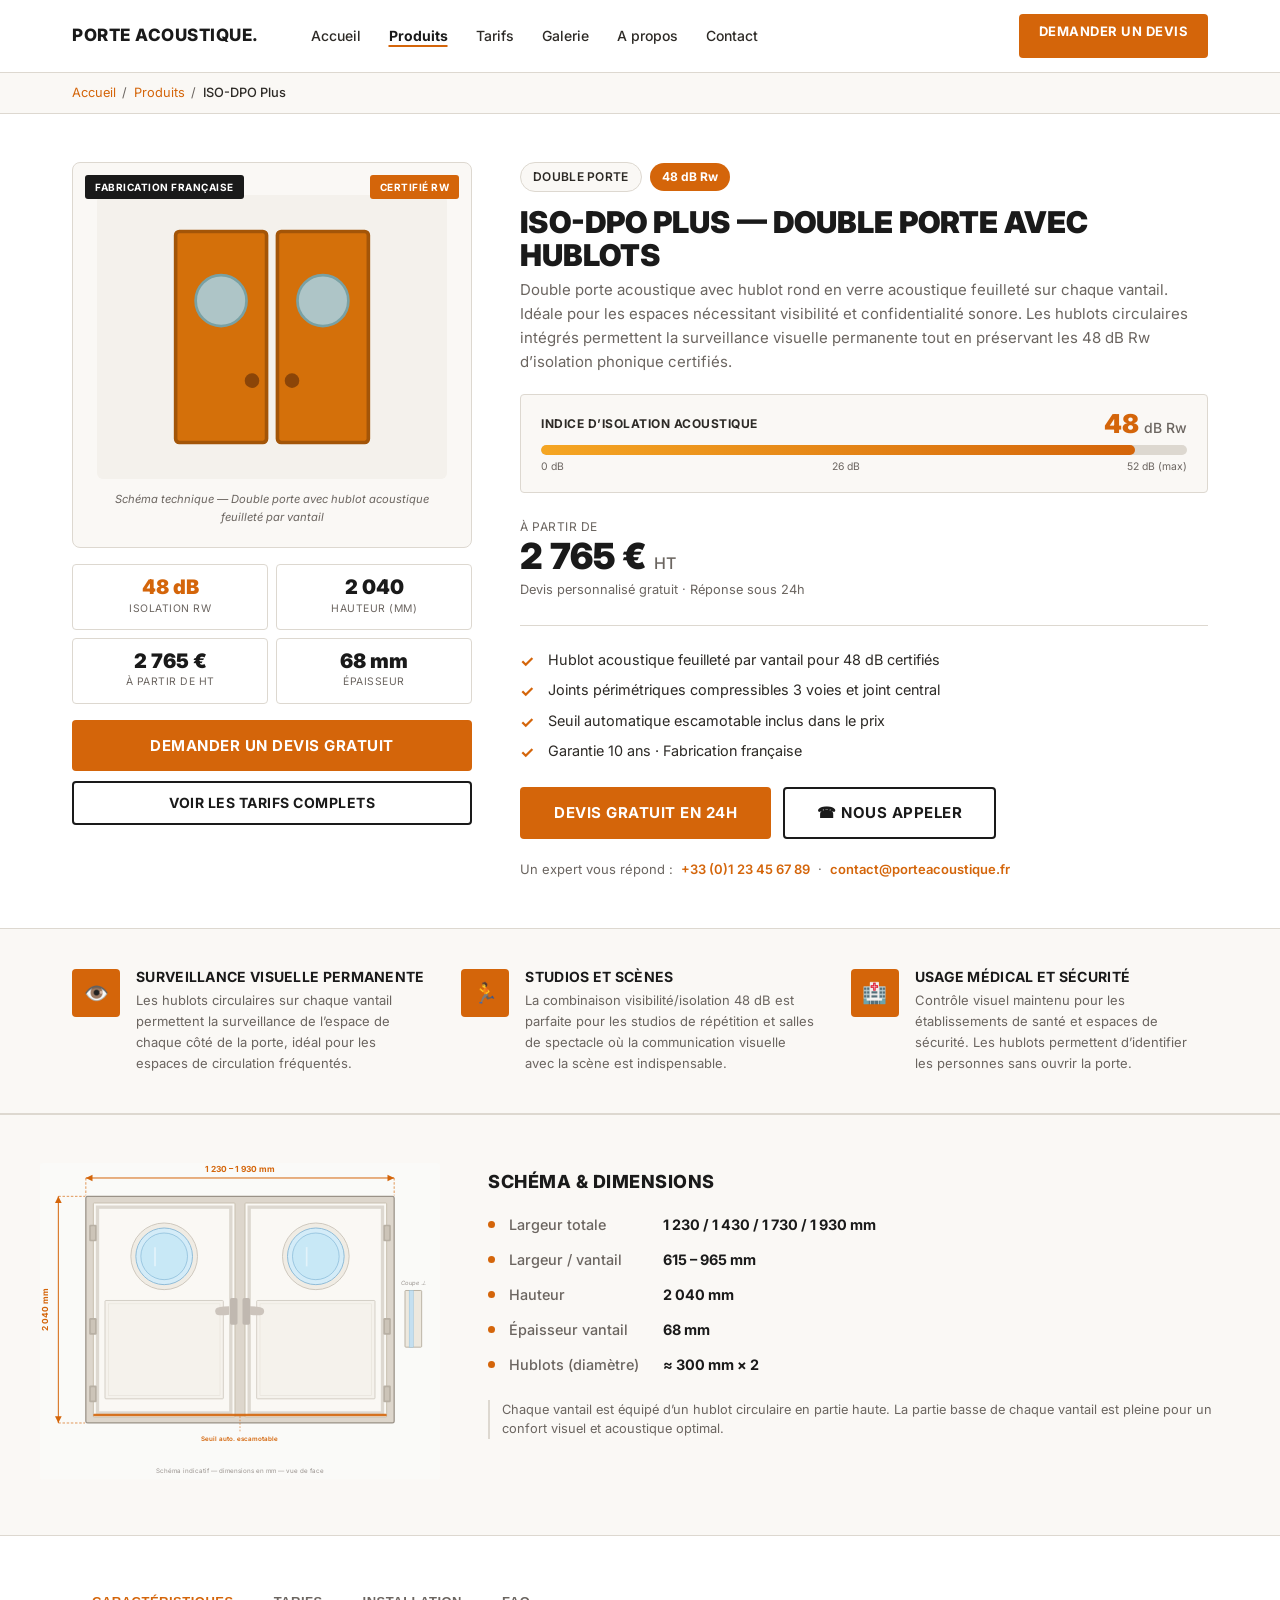
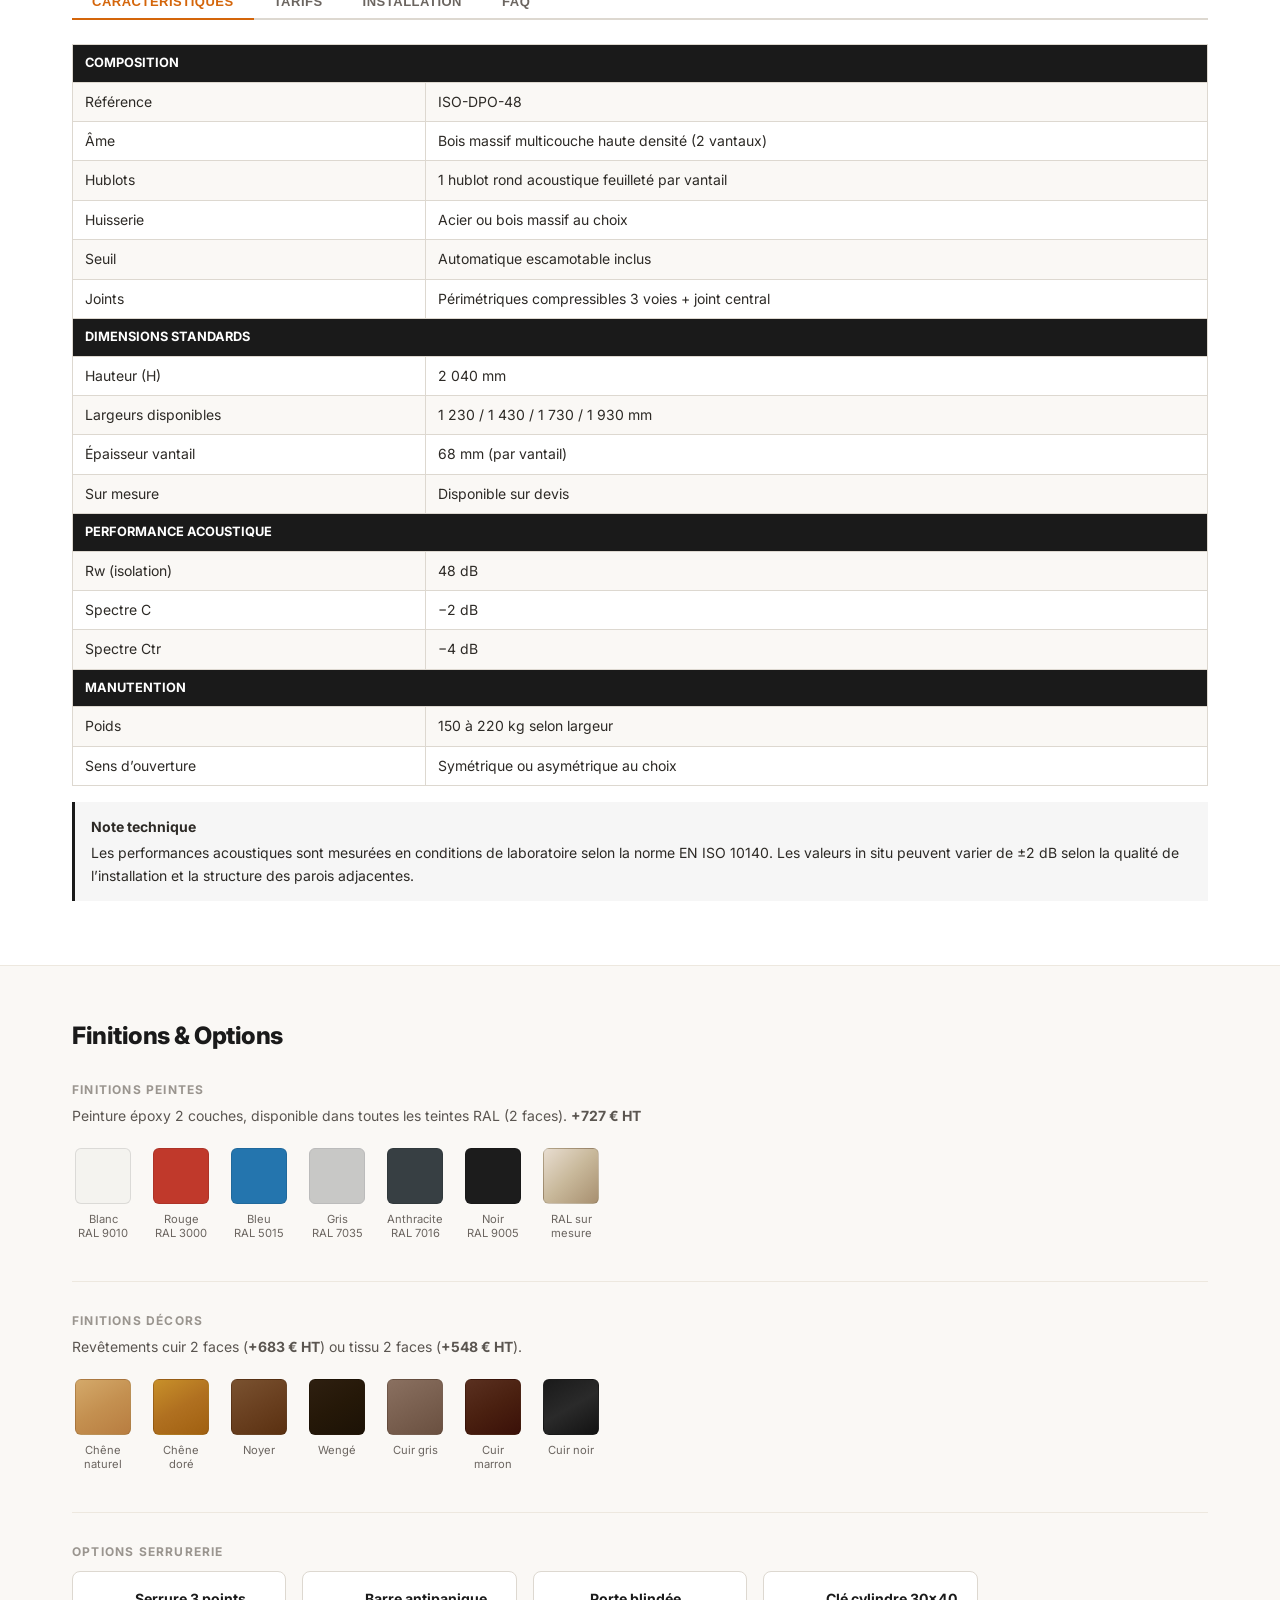
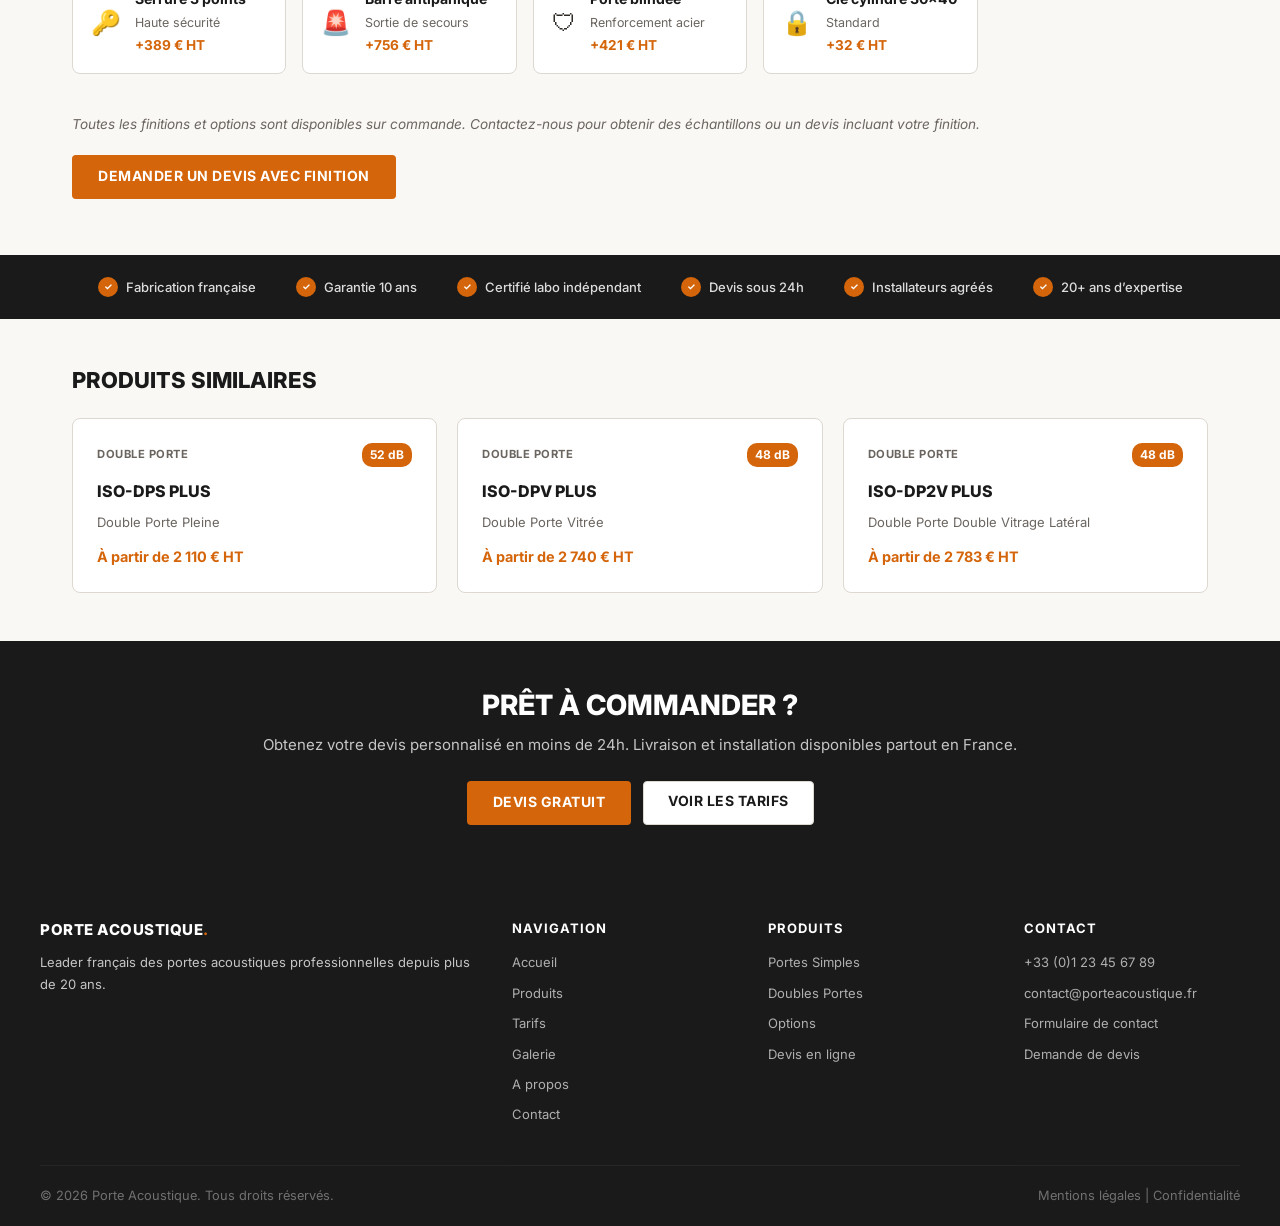
<file: produit-iso-dpo-plus.html>
<!DOCTYPE html>
<html lang="fr">
<head>
    <meta charset="UTF-8">
    <meta name="viewport" content="width=device-width, initial-scale=1.0">
    <title>ISO-DPO Plus &mdash; Double Porte avec Hublots 48 dB | Porte Acoustique</title>
    <meta name="description" content="ISO-DPO Plus : double porte acoustique avec hublots ronds feuillet&eacute;s, 48 dB Rw, &agrave; partir de 2&nbsp;765&nbsp;&euro; HT. Visibilit&eacute; et isolation acoustique, fabrication fran&ccedil;aise.">
    <meta name="theme-color" content="#d4650a">
    <link rel="preconnect" href="https://fonts.googleapis.com">
    <link rel="preconnect" href="https://fonts.gstatic.com" crossorigin>
    <link href="https://fonts.googleapis.com/css2?family=Inter:wght@400;500;600;700;800&display=swap" rel="stylesheet">
    <link rel="stylesheet" href="css/style.css">
</head>
<body>

<nav class="navbar">
    <div class="nav-inner">
        <a href="index.html" class="logo">PORTE ACOUSTIQUE<span class="logo-dot">.</span></a>
        <ul class="nav-links" id="navLinks">
            <li><a href="index.html">Accueil</a></li>
            <li><a href="produits.html" class="active">Produits</a></li>
            <li><a href="tarifs.html">Tarifs</a></li>
            <li><a href="galerie.html">Galerie</a></li>
            <li><a href="a-propos.html">A propos</a></li>
            <li><a href="contact.html">Contact</a></li>
            <li class="nav-mobile-devis"><a href="devis.html">Devis gratuit &rarr;</a></li>
        </ul>
        <a href="devis.html" class="btn btn-nav-devis">Demander un Devis</a>
        <button class="mobile-toggle" id="mobileToggle" aria-label="Menu" aria-expanded="false" aria-controls="navLinks">
            <span></span><span></span><span></span>
        </button>
    </div>
</nav>

<div class="pdp-breadcrumb-bar">
    <div class="container">
        <a href="index.html">Accueil</a>
        <span class="sep">/</span>
        <a href="produits.html">Produits</a>
        <span class="sep">/</span>
        <span>ISO-DPO Plus</span>
    </div>
</div>

<section class="pdp-section">
    <div class="container">
        <div class="pdp-layout">

            <aside class="pdp-visual">
                <div class="pdp-visual-wrap">
                    <span class="pdp-fab-badge">Fabrication fran&ccedil;aise</span>
                    <span class="pdp-cert-badge">Certifi&eacute; Rw</span>
                    <div style="background:#f4f1ec;border-radius:6px;padding:2rem 1rem;text-align:center;">
                        <svg width="200" height="220" viewBox="0 0 55 60" style="display:block;margin:auto;">
                            <rect x="1" y="1" width="25" height="58" rx="1" fill="#d4700a" stroke="#a35508" stroke-width="1"/>
                            <circle cx="13.5" cy="20" r="7" fill="#a8d4e8" stroke="#6aaabf" stroke-width="0.75" opacity="0.85"/>
                            <rect x="29" y="1" width="25" height="58" rx="1" fill="#d4700a" stroke="#a35508" stroke-width="1"/>
                            <circle cx="41.5" cy="20" r="7" fill="#a8d4e8" stroke="#6aaabf" stroke-width="0.75" opacity="0.85"/>
                            <circle cx="22" cy="42" r="2" fill="#8b4508"/>
                            <circle cx="33" cy="42" r="2" fill="#8b4508"/>
                        </svg>
                    </div>
                    <p class="pdp-schema-label">Sch&eacute;ma technique &mdash; Double porte avec hublot acoustique feuillet&eacute; par vantail</p>
                </div>
                <div class="pdp-quick-stats">
                    <div class="pdp-stat"><div class="pdp-stat-val highlight">48 dB</div><div class="pdp-stat-lbl">Isolation Rw</div></div>
                    <div class="pdp-stat"><div class="pdp-stat-val">2 040</div><div class="pdp-stat-lbl">Hauteur (mm)</div></div>
                    <div class="pdp-stat"><div class="pdp-stat-val">2 765 &euro;</div><div class="pdp-stat-lbl">&Agrave; partir de HT</div></div>
                    <div class="pdp-stat"><div class="pdp-stat-val">68 mm</div><div class="pdp-stat-lbl">&Eacute;paisseur</div></div>
                </div>
                <div class="pdp-visual-cta">
                    <a href="devis.html?modele=ISO-DPO-Plus" class="btn btn-orange btn-full btn-lg">Demander un devis gratuit</a>
                    <a href="tarifs.html#doubles-portes" class="btn btn-outline btn-full">Voir les tarifs complets</a>
                </div>
            </aside>

            <div class="pdp-info">
                <div class="pdp-badges">
                    <span class="badge-cat">Double Porte</span>
                    <span class="badge-db">48 dB Rw</span>
                </div>
                <h1>ISO-DPO Plus &mdash; Double Porte avec Hublots</h1>
                <p class="pdp-subtitle">Double porte acoustique avec hublot rond en verre acoustique feuillet&eacute; sur chaque vantail. Id&eacute;ale pour les espaces n&eacute;cessitant visibilit&eacute; et confidentialit&eacute; sonore. Les hublots circulaires int&eacute;gr&eacute;s permettent la surveillance visuelle permanente tout en pr&eacute;servant les 48 dB Rw d&rsquo;isolation phonique certifi&eacute;s.</p>

                <div class="db-perf-wrap">
                    <div class="db-perf-label-row">
                        <span class="db-perf-title">Indice d&rsquo;isolation acoustique</span>
                        <span class="db-perf-value">48 <span>dB Rw</span></span>
                    </div>
                    <div class="db-bar-track">
                        <div class="db-bar-fill" style="width:92%"></div>
                    </div>
                    <div class="db-scale"><span>0 dB</span><span>26 dB</span><span>52 dB (max)</span></div>
                </div>

                <div class="pdp-price-block">
                    <div class="pdp-price-from">&Agrave; partir de</div>
                    <div class="pdp-price-val">2 765 &euro; <span>HT</span></div>
                    <div class="pdp-price-note">Devis personnalis&eacute; gratuit &middot; R&eacute;ponse sous 24h</div>
                </div>

                <ul class="pdp-highlights">
                    <li class="pdp-highlight">Hublot acoustique feuillet&eacute; par vantail pour 48 dB certifi&eacute;s</li>
                    <li class="pdp-highlight">Joints p&eacute;rim&eacute;triques compressibles 3 voies et joint central</li>
                    <li class="pdp-highlight">Seuil automatique escamotable inclus dans le prix</li>
                    <li class="pdp-highlight">Garantie 10 ans &middot; Fabrication fran&ccedil;aise</li>
                </ul>

                <div class="pdp-cta-block">
                    <a href="devis.html?modele=ISO-DPO-Plus" class="btn btn-orange btn-lg">Devis gratuit en 24h</a>
                    <a href="tel:+33123456789" class="btn btn-outline btn-lg">&#9742; Nous appeler</a>
                </div>

                <div class="pdp-contact-line">
                    <span>Un expert vous r&eacute;pond :</span>
                    <a href="tel:+33123456789">+33 (0)1 23 45 67 89</a>
                    <span>&middot;</span>
                    <a href="mailto:contact@porteacoustique.fr">contact@porteacoustique.fr</a>
                </div>
            </div>

        </div>
    </div>
</section>

<section class="pdp-args-section">
    <div class="container">
        <div class="pdp-args-grid">
            <div class="pdp-arg-item">
                <div class="pdp-arg-icon">&#128065;&#65039;</div>
                <div class="pdp-arg-text">
                    <h4>Surveillance visuelle permanente</h4>
                    <p>Les hublots circulaires sur chaque vantail permettent la surveillance de l&rsquo;espace de chaque c&ocirc;t&eacute; de la porte, id&eacute;al pour les espaces de circulation fr&eacute;quent&eacute;s.</p>
                </div>
            </div>
            <div class="pdp-arg-item">
                <div class="pdp-arg-icon">&#127939;</div>
                <div class="pdp-arg-text">
                    <h4>Studios et sc&egrave;nes</h4>
                    <p>La combinaison visibilit&eacute;/isolation 48 dB est parfaite pour les studios de r&eacute;p&eacute;tition et salles de spectacle o&ugrave; la communication visuelle avec la sc&egrave;ne est indispensable.</p>
                </div>
            </div>
            <div class="pdp-arg-item">
                <div class="pdp-arg-icon">&#127973;</div>
                <div class="pdp-arg-text">
                    <h4>Usage m&eacute;dical et s&eacute;curit&eacute;</h4>
                    <p>Contr&ocirc;le visuel maintenu pour les &eacute;tablissements de sant&eacute; et espaces de s&eacute;curit&eacute;. Les hublots permettent d&rsquo;identifier les personnes sans ouvrir la porte.</p>
                </div>
            </div>
        </div>
    </div>
</section>

<!-- Schéma technique -->
<section class="pdp-schema-section">
    <div class="pdp-schema-inner">
        <div class="pdp-schema-drawing">
            <svg viewBox="0 0 480 380" xmlns="http://www.w3.org/2000/svg" style="width:400px;max-width:100%;font-family:Inter,Arial,sans-serif;" aria-label="Schéma technique ISO-DPO Plus">
                <rect width="480" height="380" fill="#fafaf8" rx="4"/>
                <!-- Dormant -->
                <rect x="55" y="40" width="370" height="272" rx="2" fill="#ddd6cc" stroke="#9a9288" stroke-width="1.5"/>
                <!-- Vantail gauche -->
                <rect x="64" y="48" width="170" height="257" rx="1" fill="#faf8f4" stroke="#c8c0b0" stroke-width="1.2"/>
                <rect x="69" y="53" width="160" height="247" fill="none" stroke="#ddd8d0" stroke-width="4"/>
                <!-- Vantail droit -->
                <rect x="246" y="48" width="170" height="257" rx="1" fill="#faf8f4" stroke="#c8c0b0" stroke-width="1.2"/>
                <rect x="251" y="53" width="160" height="247" fill="none" stroke="#ddd8d0" stroke-width="4"/>
                <!-- Hublot gauche -->
                <circle cx="149" cy="112" r="40" fill="#f0ece4" stroke="#cec8be" stroke-width="1.2"/>
                <circle cx="149" cy="112" r="34" fill="#d4ecf8" stroke="#90bcd8" stroke-width="1.2"/>
                <circle cx="149" cy="112" r="28" fill="#c8e8f6" stroke="#78aed0" stroke-width="0.7"/>
                <line x1="138" y1="101" x2="138" y2="124" stroke="rgba(255,255,255,0.5)" stroke-width="2"/>
                <!-- Panneau bas gauche -->
                <rect x="78" y="165" width="142" height="118" rx="1" fill="#f5f2ec" stroke="#cec8be" stroke-width="1"/>
                <rect x="82" y="169" width="134" height="110" fill="none" stroke="#e5e0d8" stroke-width="0.7"/>
                <!-- Hublot droit -->
                <circle cx="331" cy="112" r="40" fill="#f0ece4" stroke="#cec8be" stroke-width="1.2"/>
                <circle cx="331" cy="112" r="34" fill="#d4ecf8" stroke="#90bcd8" stroke-width="1.2"/>
                <circle cx="331" cy="112" r="28" fill="#c8e8f6" stroke="#78aed0" stroke-width="0.7"/>
                <line x1="320" y1="101" x2="320" y2="124" stroke="rgba(255,255,255,0.5)" stroke-width="2"/>
                <!-- Panneau bas droit -->
                <rect x="260" y="165" width="142" height="118" rx="1" fill="#f5f2ec" stroke="#cec8be" stroke-width="1"/>
                <rect x="264" y="169" width="134" height="110" fill="none" stroke="#e5e0d8" stroke-width="0.7"/>
                <!-- Paumelles gauches -->
                <rect x="59" y="74" width="9" height="20" rx="1.5" fill="#b8b0a4"/><rect x="61" y="76" width="5" height="16" rx="1" fill="#ccc4b8"/>
                <rect x="59" y="186" width="9" height="20" rx="1.5" fill="#b8b0a4"/><rect x="61" y="188" width="5" height="16" rx="1" fill="#ccc4b8"/>
                <rect x="59" y="267" width="9" height="20" rx="1.5" fill="#b8b0a4"/><rect x="61" y="269" width="5" height="16" rx="1" fill="#ccc4b8"/>
                <!-- Paumelles droites -->
                <rect x="412" y="74" width="9" height="20" rx="1.5" fill="#b8b0a4"/><rect x="414" y="76" width="5" height="16" rx="1" fill="#ccc4b8"/>
                <rect x="412" y="186" width="9" height="20" rx="1.5" fill="#b8b0a4"/><rect x="414" y="188" width="5" height="16" rx="1" fill="#ccc4b8"/>
                <rect x="412" y="267" width="9" height="20" rx="1.5" fill="#b8b0a4"/><rect x="414" y="269" width="5" height="16" rx="1" fill="#ccc4b8"/>
                <!-- Poignées centre -->
                <rect x="228" y="162" width="9" height="32" rx="2" fill="#c0b8b0"/>
                <path d="M227 172 Q213 172 211 175 Q209 178 211 181 Q213 184 227 182 Z" fill="#ccc4bc"/>
                <rect x="243" y="162" width="9" height="32" rx="2" fill="#c0b8b0"/>
                <path d="M252 172 Q266 172 268 175 Q270 178 268 181 Q266 184 252 182 Z" fill="#ccc4bc"/>
                <!-- Seuil -->
                <rect x="64" y="301" width="352" height="3" rx="1" fill="#d4650a" opacity="0.9"/>
                <line x1="240" y1="304" x2="240" y2="324" stroke="#d4650a" stroke-width="0.7" stroke-dasharray="2,2"/>
                <text x="240" y="334" text-anchor="middle" font-size="7.5" fill="#d4650a" font-weight="600">Seuil auto. escamotable</text>
                <!-- COTE LARGEUR -->
                <line x1="55" y1="18" x2="425" y2="18" stroke="#d4650a" stroke-width="1.2"/>
                <polygon points="55,18 63,14 63,22" fill="#d4650a"/>
                <polygon points="425,18 417,14 417,22" fill="#d4650a"/>
                <line x1="55" y1="18" x2="55" y2="39" stroke="#d4650a" stroke-width="0.8" stroke-dasharray="3,2"/>
                <line x1="425" y1="18" x2="425" y2="39" stroke="#d4650a" stroke-width="0.8" stroke-dasharray="3,2"/>
                <text x="240" y="11" text-anchor="middle" font-size="10" fill="#d4650a" font-weight="700">1 230 &#x2013; 1 930 mm</text>
                <!-- COTE HAUTEUR -->
                <line x1="22" y1="40" x2="22" y2="312" stroke="#d4650a" stroke-width="1.2"/>
                <polygon points="22,40 18,48 26,48" fill="#d4650a"/>
                <polygon points="22,312 18,304 26,304" fill="#d4650a"/>
                <line x1="22" y1="40" x2="54" y2="40" stroke="#d4650a" stroke-width="0.8" stroke-dasharray="3,2"/>
                <line x1="22" y1="312" x2="54" y2="312" stroke="#d4650a" stroke-width="0.8" stroke-dasharray="3,2"/>
                <text x="9" y="176" text-anchor="middle" font-size="10" fill="#d4650a" font-weight="700" transform="rotate(-90,9,176)">2 040 mm</text>
                <!-- VUE EN COUPE -->
                <text x="448" y="146" text-anchor="middle" font-size="7" fill="#9a9490" font-style="italic">Coupe &#x22A5;</text>
                <rect x="438" y="153" width="20" height="68" rx="1" fill="#ede8de" stroke="#b0a898" stroke-width="1"/>
                <rect x="443" y="153" width="5" height="68" fill="#c4dff0" stroke="#90bcd8" stroke-width="0.5"/>
                <text x="240" y="372" text-anchor="middle" font-size="7.5" fill="#9a9490">Sch&#xe9;ma indicatif &#x2014; dimensions en mm &#x2014; vue de face</text>
            </svg>
        </div>
        <div class="pdp-schema-info">
            <h2 class="pdp-schema-info-title">Sch&eacute;ma &amp; Dimensions</h2>
            <ul class="pdp-schema-dims">
                <li><span class="dim-dot"></span><span class="dim-label">Largeur totale</span><span class="dim-value">1 230 / 1 430 / 1 730 / 1 930 mm</span></li>
                <li><span class="dim-dot"></span><span class="dim-label">Largeur / vantail</span><span class="dim-value">615 &#x2013; 965 mm</span></li>
                <li><span class="dim-dot"></span><span class="dim-label">Hauteur</span><span class="dim-value">2 040 mm</span></li>
                <li><span class="dim-dot"></span><span class="dim-label">&Eacute;paisseur vantail</span><span class="dim-value">68 mm</span></li>
                <li><span class="dim-dot"></span><span class="dim-label">Hublots (diam&egrave;tre)</span><span class="dim-value">&#x2248; 300 mm &#xd7; 2</span></li>
            </ul>
            <p class="pdp-schema-note">Chaque vantail est &eacute;quip&eacute; d&rsquo;un hublot circulaire en partie haute. La partie basse de chaque vantail est pleine pour un confort visuel et acoustique optimal.</p>
        </div>
    </div>
</section>

<section class="section">
    <div class="container">
        <div class="tabs-nav">
            <button class="tab-btn active" data-tab="tab-carac">Caract&eacute;ristiques</button>
            <button class="tab-btn" data-tab="tab-tarifs">Tarifs</button>
            <button class="tab-btn" data-tab="tab-install">Installation</button>
            <button class="tab-btn" data-tab="tab-faq">FAQ</button>
        </div>

        <div class="tab-panel active" id="tab-carac">
            <table class="specs-table">
                <tbody>
                    <tr class="specs-section-head"><td colspan="2">Composition</td></tr>
                    <tr><td>R&eacute;f&eacute;rence</td><td>ISO-DPO-48</td></tr>
                    <tr><td>&Acirc;me</td><td>Bois massif multicouche haute densit&eacute; (2 vantaux)</td></tr>
                    <tr><td>Hublots</td><td>1 hublot rond acoustique feuillet&eacute; par vantail</td></tr>
                    <tr><td>Huisserie</td><td>Acier ou bois massif au choix</td></tr>
                    <tr><td>Seuil</td><td>Automatique escamotable inclus</td></tr>
                    <tr><td>Joints</td><td>P&eacute;rim&eacute;triques compressibles 3 voies + joint central</td></tr>
                    <tr class="specs-section-head"><td colspan="2">Dimensions standards</td></tr>
                    <tr><td>Hauteur (H)</td><td>2 040 mm</td></tr>
                    <tr><td>Largeurs disponibles</td><td>1 230 / 1 430 / 1 730 / 1 930 mm</td></tr>
                    <tr><td>&Eacute;paisseur vantail</td><td>68 mm (par vantail)</td></tr>
                    <tr><td>Sur mesure</td><td>Disponible sur devis</td></tr>
                    <tr class="specs-section-head"><td colspan="2">Performance acoustique</td></tr>
                    <tr><td>Rw (isolation)</td><td>48 dB</td></tr>
                    <tr><td>Spectre C</td><td>&minus;2 dB</td></tr>
                    <tr><td>Spectre Ctr</td><td>&minus;4 dB</td></tr>
                    <tr class="specs-section-head"><td colspan="2">Manutention</td></tr>
                    <tr><td>Poids</td><td>150 &agrave; 220 kg selon largeur</td></tr>
                    <tr><td>Sens d&rsquo;ouverture</td><td>Sym&eacute;trique ou asym&eacute;trique au choix</td></tr>
                </tbody>
            </table>
            <div class="warning-box">
                <strong>Note technique</strong>
                Les performances acoustiques sont mesur&eacute;es en conditions de laboratoire selon la norme EN ISO 10140. Les valeurs in situ peuvent varier de &plusmn;2 dB selon la qualit&eacute; de l&rsquo;installation et la structure des parois adjacentes.
            </div>
        </div>

        <div class="tab-panel" id="tab-tarifs">
            <table class="specs-table">
                <thead>
                    <tr><th>Dimension</th><th>Tarif HT</th></tr>
                </thead>
                <tbody>
                    <tr><td>1 230 &times; 2 040 mm</td><td>2 765 &euro;</td></tr>
                    <tr><td>1 430 &times; 2 040 mm</td><td>3 009 &euro;</td></tr>
                    <tr><td>1 730 &times; 2 040 mm</td><td>3 215 &euro;</td></tr>
                    <tr><td>1 930 &times; 2 040 mm</td><td>3 428 &euro;</td></tr>
                </tbody>
            </table>
            <table class="specs-table" style="margin-top:1rem;">
                <thead><tr><th colspan="2">Options tarifaires</th></tr></thead>
                <tbody>
                    <tr><td>Finition cuir (2 vantaux)</td><td>683 &euro;</td></tr>
                    <tr><td>Finition tissu (2 vantaux)</td><td>548 &euro;</td></tr>
                    <tr><td>Peinture &eacute;poxy RAL (2 vantaux)</td><td>727 &euro;</td></tr>
                    <tr><td>Serrure 3 points</td><td>389 &euro;</td></tr>
                    <tr><td>Barre antipanique</td><td>756 &euro;</td></tr>
                    <tr><td>Porte blind&eacute;e</td><td>421 &euro;</td></tr>
                    <tr><td>Tige carr&eacute;</td><td>13 &euro;</td></tr>
                    <tr><td>Cl&eacute; cylindre 30x40</td><td>32 &euro;</td></tr>
                </tbody>
            </table>
            <div class="info-box" style="margin-top:1.5rem;">
                <strong>Dimension hors standard ?</strong>
                Toutes largeurs sur mesure disponibles. Contactez-nous pour un devis adapt&eacute; &agrave; votre ouverture sp&eacute;cifique.
            </div>
            <div style="margin-top:1.5rem;display:flex;gap:1rem;flex-wrap:wrap;">
                <a href="devis.html?modele=ISO-DPO-Plus" class="btn btn-orange">Demander un devis</a>
                <a href="tarifs.html#doubles-portes" class="btn btn-outline">Voir tous les tarifs</a>
            </div>
        </div>

        <div class="tab-panel" id="tab-install">
            <div class="install-steps">
                <div class="install-step">
                    <div class="install-step-num">1</div>
                    <div class="install-step-content">
                        <strong>Pr&eacute;paration de l&rsquo;ouverture</strong>
                        <p>V&eacute;rification des cotes brutes : hauteur +10 mm, largeur +15 mm minimum. L&rsquo;ouverture doit &ecirc;tre d&rsquo;aplomb et de niveau. Pr&eacute;voir une manutention adapt&eacute;e (150&ndash;220 kg).</p>
                    </div>
                </div>
                <div class="install-step">
                    <div class="install-step-num">2</div>
                    <div class="install-step-content">
                        <strong>Mise en place de l&rsquo;huisserie</strong>
                        <p>Calage, v&eacute;rification de l&rsquo;&eacute;querrage et scellement selon le support. Bourrage int&eacute;gral des jours avec mousse acoustique haute densit&eacute;.</p>
                    </div>
                </div>
                <div class="install-step">
                    <div class="install-step-num">3</div>
                    <div class="install-step-content">
                        <strong>Accrochage des deux vantaux</strong>
                        <p>Pose successive des deux vantaux sur leurs paumelles. R&eacute;glage tridimensionnel ind&eacute;pendant de chaque vantail et v&eacute;rification de l&rsquo;affleurage central.</p>
                    </div>
                </div>
                <div class="install-step">
                    <div class="install-step-num">4</div>
                    <div class="install-step-content">
                        <strong>R&eacute;glage &amp; contr&ocirc;le acoustique</strong>
                        <p>R&eacute;glage du seuil automatique et v&eacute;rification de la compression de tous les joints p&eacute;rim&eacute;triques et joint central entre les deux vantaux.</p>
                    </div>
                </div>
            </div>
            <div class="warning-box">
                <strong>Installation professionnelle obligatoire</strong>
                La complexit&eacute; et le poids d&rsquo;une double porte n&eacute;cessitent imp&eacute;rativement l&rsquo;intervention d&rsquo;un menuisier qualifi&eacute;. Contactez-nous pour nos installateurs partenaires agr&eacute;&eacute;s.
            </div>
        </div>

        <div class="tab-panel" id="tab-faq">
            <div class="faq-list">
                <div class="faq-item">
                    <button class="faq-q">Quelle est la taille des hublots ? <span class="faq-chevron">&#9660;</span></button>
                    <div class="faq-a">Le diam&egrave;tre standard des hublots est de 300 mm. D&rsquo;autres diam&egrave;tres sont r&eacute;alisables sur devis. Les hublots sont positionn&eacute;s &agrave; hauteur de regard (environ 1 500 mm depuis le sol) pour une surveillance optimale.</div>
                </div>
                <div class="faq-item">
                    <button class="faq-q">Les hublots r&eacute;duisent-ils l&rsquo;isolation acoustique ? <span class="faq-chevron">&#9660;</span></button>
                    <div class="faq-a">L&eacute;g&egrave;rement : l&rsquo;ISO-DPO Plus atteint 48 dB Rw contre 52 dB pour l&rsquo;ISO-DPS Plus plein. Le verre acoustique feuillet&eacute; des hublots est sp&eacute;cialement con&ccedil;u pour minimiser la perte d&rsquo;isolation. La diff&eacute;rence est imperceptible dans la quasi-totalit&eacute; des applications.</div>
                </div>
                <div class="faq-item">
                    <button class="faq-q">Peut-on avoir plus d&rsquo;un hublot par vantail ? <span class="faq-chevron">&#9660;</span></button>
                    <div class="faq-a">Oui, des configurations &agrave; 2 hublots par vantail sont r&eacute;alisables sur devis. La position et le diam&egrave;tre peuvent &eacute;galement &ecirc;tre personnalis&eacute;s selon vos contraintes architecturales.</div>
                </div>
                <div class="faq-item">
                    <button class="faq-q">L&rsquo;installation est-elle sp&eacute;cifique aux portes &agrave; hublots ? <span class="faq-chevron">&#9660;</span></button>
                    <div class="faq-a">Non, la proc&eacute;dure d&rsquo;installation est identique &agrave; une double porte standard. Les hublots sont int&eacute;gr&eacute;s en usine dans chaque vantail. Elle n&eacute;cessite imp&eacute;rativement un menuisier qualifi&eacute;.</div>
                </div>
            </div>
        </div>

    </div>
</section>

<section class="finitions-section">
    <div class="container">
        <h2 class="finitions-title">Finitions &amp; Options</h2>

        <div class="finitions-group">
            <h3>Finitions peintes</h3>
            <p class="finitions-desc">Peinture &eacute;poxy 2 couches, disponible dans toutes les teintes RAL (2 faces). <strong>+727 &euro; HT</strong></p>
            <div class="swatch-grid">
                <div class="swatch"><div class="swatch-color" style="background:#f4f3ef;"></div><span>Blanc RAL&nbsp;9010</span></div>
                <div class="swatch"><div class="swatch-color" style="background:#c0392b;"></div><span>Rouge RAL&nbsp;3000</span></div>
                <div class="swatch"><div class="swatch-color" style="background:#2475ae;"></div><span>Bleu RAL&nbsp;5015</span></div>
                <div class="swatch"><div class="swatch-color" style="background:#c8c8c6;border-color:#bbb;"></div><span>Gris RAL&nbsp;7035</span></div>
                <div class="swatch"><div class="swatch-color" style="background:#373f43;"></div><span>Anthracite RAL&nbsp;7016</span></div>
                <div class="swatch"><div class="swatch-color" style="background:#1c1c1c;"></div><span>Noir RAL&nbsp;9005</span></div>
                <div class="swatch"><div class="swatch-color" style="background:linear-gradient(135deg,#e8ddd0,#c8b89a,#a89070);"></div><span>RAL sur mesure</span></div>
            </div>
        </div>

        <hr class="finitions-divider">

        <div class="finitions-group">
            <h3>Finitions d&eacute;cors</h3>
            <p class="finitions-desc">Rev&ecirc;tements cuir 2 faces (<strong>+683 &euro; HT</strong>) ou tissu 2 faces (<strong>+548 &euro; HT</strong>).</p>
            <div class="swatch-grid">
                <div class="swatch"><div class="swatch-color" style="background:linear-gradient(150deg,#d4a96a,#c49050,#b87d40);"></div><span>Ch&ecirc;ne naturel</span></div>
                <div class="swatch"><div class="swatch-color" style="background:linear-gradient(150deg,#c8902a,#b07020,#a06010);"></div><span>Ch&ecirc;ne dor&eacute;</span></div>
                <div class="swatch"><div class="swatch-color" style="background:linear-gradient(150deg,#7a5230,#6a4020,#5a3010);"></div><span>Noyer</span></div>
                <div class="swatch"><div class="swatch-color" style="background:linear-gradient(150deg,#2e1f10,#251808,#1c1206);"></div><span>Weng&eacute;</span></div>
                <div class="swatch"><div class="swatch-color" style="background:linear-gradient(150deg,#8a7060,#7a6050,#6a5040);"></div><span>Cuir gris</span></div>
                <div class="swatch"><div class="swatch-color" style="background:linear-gradient(150deg,#5a3020,#4a2010,#3a1008);"></div><span>Cuir marron</span></div>
                <div class="swatch"><div class="swatch-color" style="background:linear-gradient(150deg,#1a1a1a,#2a2a2a,#121212);"></div><span>Cuir noir</span></div>
            </div>
        </div>

        <hr class="finitions-divider">

        <div class="finitions-group">
            <h3>Options serrurerie</h3>
            <div class="options-grid">
                <div class="option-card">
                    <div class="option-icon">&#128273;</div>
                    <div class="option-info">
                        <strong>Serrure 3 points</strong>
                        <span>Haute s&eacute;curit&eacute;</span>
                        <span class="option-price">+389 &euro; HT</span>
                    </div>
                </div>
                <div class="option-card">
                    <div class="option-icon">&#128680;</div>
                    <div class="option-info">
                        <strong>Barre antipanique</strong>
                        <span>Sortie de secours</span>
                        <span class="option-price">+756 &euro; HT</span>
                    </div>
                </div>
                <div class="option-card">
                    <div class="option-icon">&#128737;</div>
                    <div class="option-info">
                        <strong>Porte blind&eacute;e</strong>
                        <span>Renforcement acier</span>
                        <span class="option-price">+421 &euro; HT</span>
                    </div>
                </div>
                <div class="option-card">
                    <div class="option-icon">&#128274;</div>
                    <div class="option-info">
                        <strong>Cl&eacute; cylindre 30&times;40</strong>
                        <span>Standard</span>
                        <span class="option-price">+32 &euro; HT</span>
                    </div>
                </div>
            </div>
        </div>

        <p class="finitions-note">Toutes les finitions et options sont disponibles sur commande. Contactez-nous pour obtenir des &eacute;chantillons ou un devis incluant votre finition.</p>
        <div style="margin-top:1.25rem;">
            <a href="devis.html?modele=ISO-DPO-Plus" class="btn btn-orange">Demander un devis avec finition</a>
        </div>
    </div>
</section>

<div class="trust-strip-v2">
    <div class="trust-strip-v2-inner">
        <div class="trust-item-v2"><span class="trust-icon-v2">&#10003;</span> Fabrication fran&ccedil;aise</div>
        <div class="trust-item-v2"><span class="trust-icon-v2">&#10003;</span> Garantie 10 ans</div>
        <div class="trust-item-v2"><span class="trust-icon-v2">&#10003;</span> Certifi&eacute; labo ind&eacute;pendant</div>
        <div class="trust-item-v2"><span class="trust-icon-v2">&#10003;</span> Devis sous 24h</div>
        <div class="trust-item-v2"><span class="trust-icon-v2">&#10003;</span> Installateurs agr&eacute;&eacute;s</div>
        <div class="trust-item-v2"><span class="trust-icon-v2">&#10003;</span> 20+ ans d&rsquo;expertise</div>
    </div>
</div>

<section class="related-section">
    <div class="container">
        <h2 class="related-title">Produits similaires</h2>
        <div class="related-grid">
            <a href="produit-iso-dps-plus.html" class="related-card">
                <div class="related-card-header">
                    <span class="related-card-cat">Double Porte</span>
                    <span class="related-card-db">52 dB</span>
                </div>
                <div class="related-card-name">ISO-DPS Plus</div>
                <div class="related-card-desc">Double Porte Pleine</div>
                <div class="related-card-price">&Agrave; partir de 2 110 &euro; HT</div>
            </a>
            <a href="produit-iso-dpv-plus.html" class="related-card">
                <div class="related-card-header">
                    <span class="related-card-cat">Double Porte</span>
                    <span class="related-card-db">48 dB</span>
                </div>
                <div class="related-card-name">ISO-DPV Plus</div>
                <div class="related-card-desc">Double Porte Vitr&eacute;e</div>
                <div class="related-card-price">&Agrave; partir de 2 740 &euro; HT</div>
            </a>
            <a href="produit-iso-dp2v-plus.html" class="related-card">
                <div class="related-card-header">
                    <span class="related-card-cat">Double Porte</span>
                    <span class="related-card-db">48 dB</span>
                </div>
                <div class="related-card-name">ISO-DP2V Plus</div>
                <div class="related-card-desc">Double Porte Double Vitrage Lat&eacute;ral</div>
                <div class="related-card-price">&Agrave; partir de 2 783 &euro; HT</div>
            </a>
        </div>
    </div>
</section>

<section class="cta-banner">
    <div class="container">
        <h2>Pr&ecirc;t &agrave; commander ?</h2>
        <p>Obtenez votre devis personnalis&eacute; en moins de 24h. Livraison et installation disponibles partout en France.</p>
        <div class="btn-group">
            <a href="devis.html?modele=ISO-DPO-Plus" class="btn btn-accent">Devis Gratuit</a>
            <a href="tarifs.html#doubles-portes" class="btn btn-secondary">Voir les Tarifs</a>
        </div>
    </div>
</section>

<footer>
    <div class="footer-grid">
        <div class="footer-brand">
            <h3>PORTE ACOUSTIQUE<span style="color:var(--orange)">.</span></h3>
            <p>Leader fran&ccedil;ais des portes acoustiques professionnelles depuis plus de 20 ans.</p>
        </div>
        <div><h4>Navigation</h4><ul>
            <li><a href="index.html">Accueil</a></li>
            <li><a href="produits.html">Produits</a></li>
            <li><a href="tarifs.html">Tarifs</a></li>
            <li><a href="galerie.html">Galerie</a></li>
            <li><a href="a-propos.html">A propos</a></li>
            <li><a href="contact.html">Contact</a></li>
            <li class="nav-mobile-devis"><a href="devis.html">Devis gratuit &rarr;</a></li>
        </ul></div>
        <div><h4>Produits</h4><ul>
            <li><a href="tarifs.html#portes-simples">Portes Simples</a></li>
            <li><a href="tarifs.html#doubles-portes">Doubles Portes</a></li>
            <li><a href="tarifs.html#options">Options</a></li>
            <li><a href="devis.html">Devis en ligne</a></li>
        </ul></div>
        <div><h4>Contact</h4><ul>
            <li><a href="tel:+33123456789">+33 (0)1 23 45 67 89</a></li>
            <li><a href="mailto:contact@porteacoustique.fr">contact@porteacoustique.fr</a></li>
            <li><a href="contact.html">Formulaire de contact</a></li>
            <li><a href="devis.html">Demande de devis</a></li>
        </ul></div>
    </div>
    <div class="footer-bottom">
        <p>&copy; 2026 Porte Acoustique. Tous droits r&eacute;serv&eacute;s.</p>
        <p><a href="#">Mentions l&eacute;gales</a> | <a href="#">Confidentialit&eacute;</a></p>
    </div>
</footer>

<div class="sticky-devis-mobile" id="stickyDevis">
    <a href="devis.html?modele=ISO-DPO-Plus">Devis gratuit &mdash; ISO-DPO Plus</a>
</div>

<script src="js/main.js"></script>
<script>
document.querySelectorAll('.faq-q').forEach(function(btn){
    btn.addEventListener('click', function(){
        var item = this.closest('.faq-item');
        var wasOpen = item.classList.contains('open');
        document.querySelectorAll('.faq-item').forEach(function(i){ i.classList.remove('open'); });
        if(!wasOpen) item.classList.add('open');
    });
});
</script>
</body>
</html>
</file>
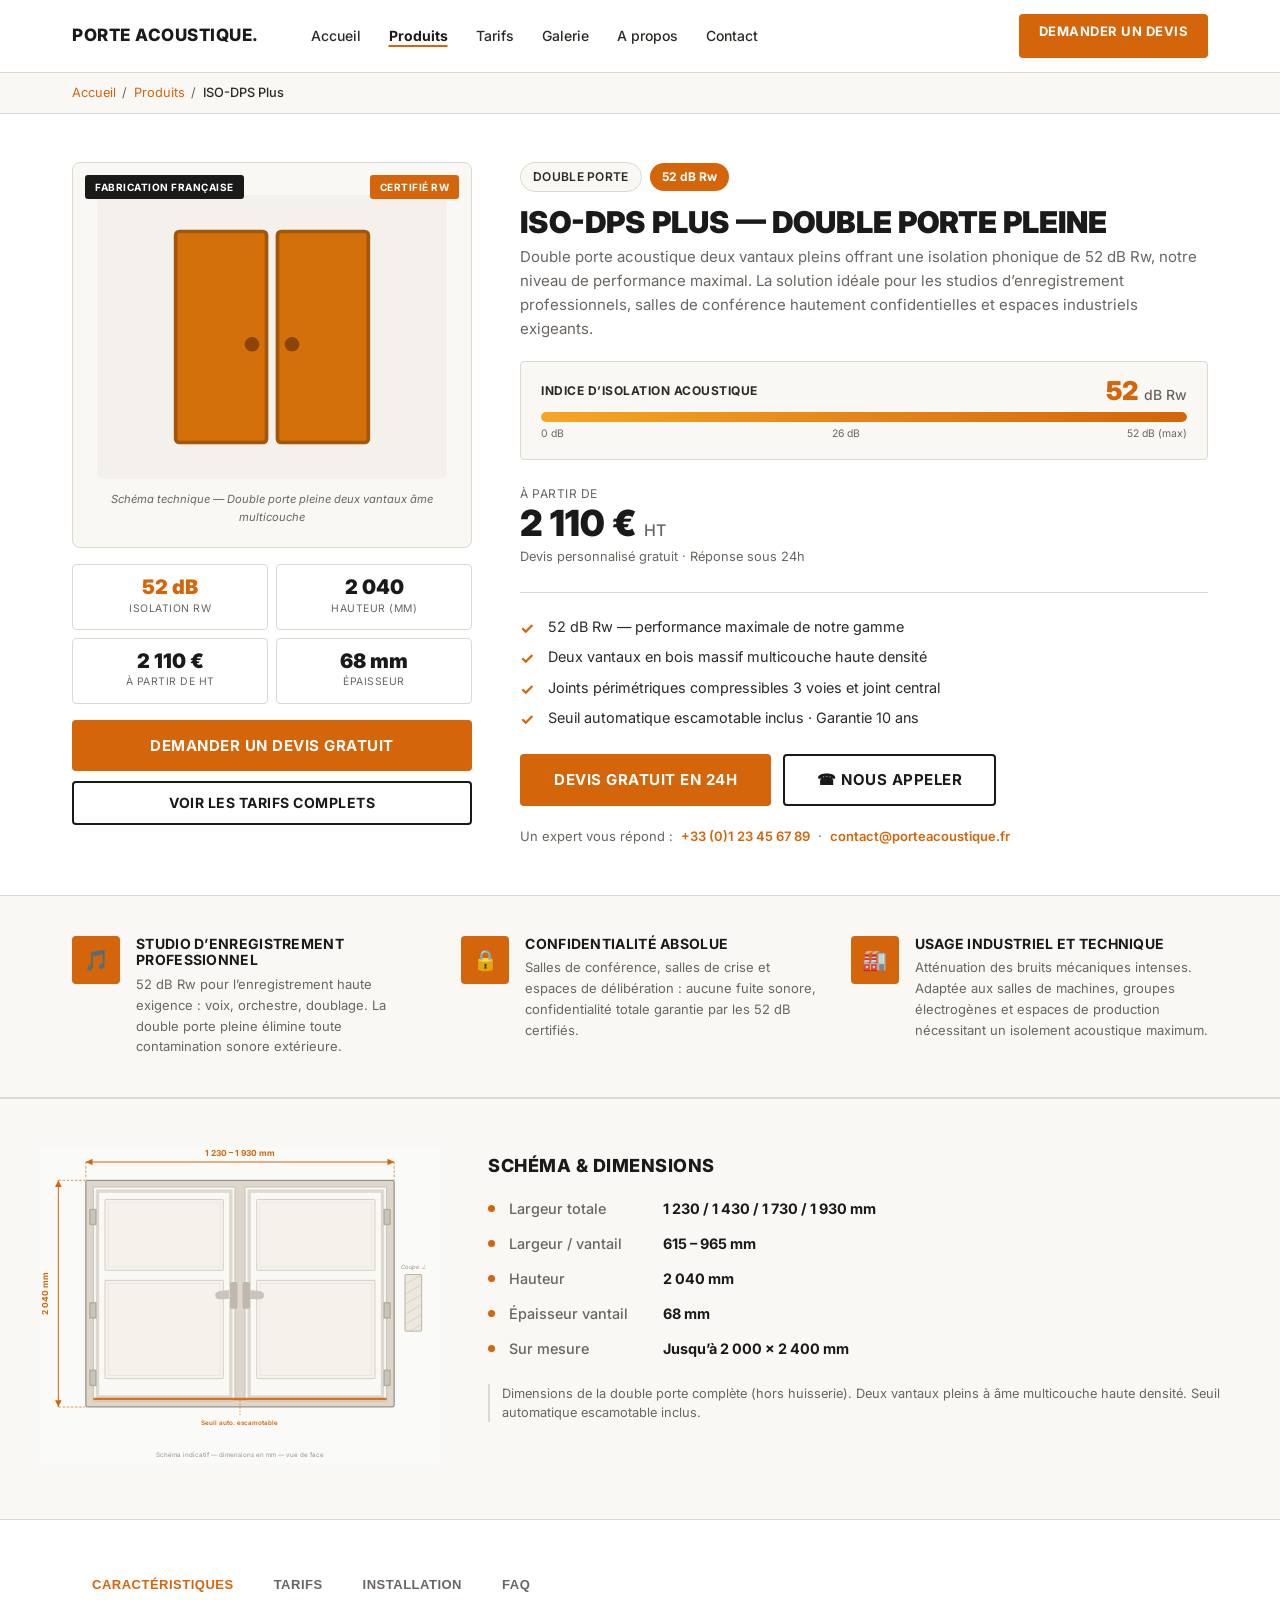
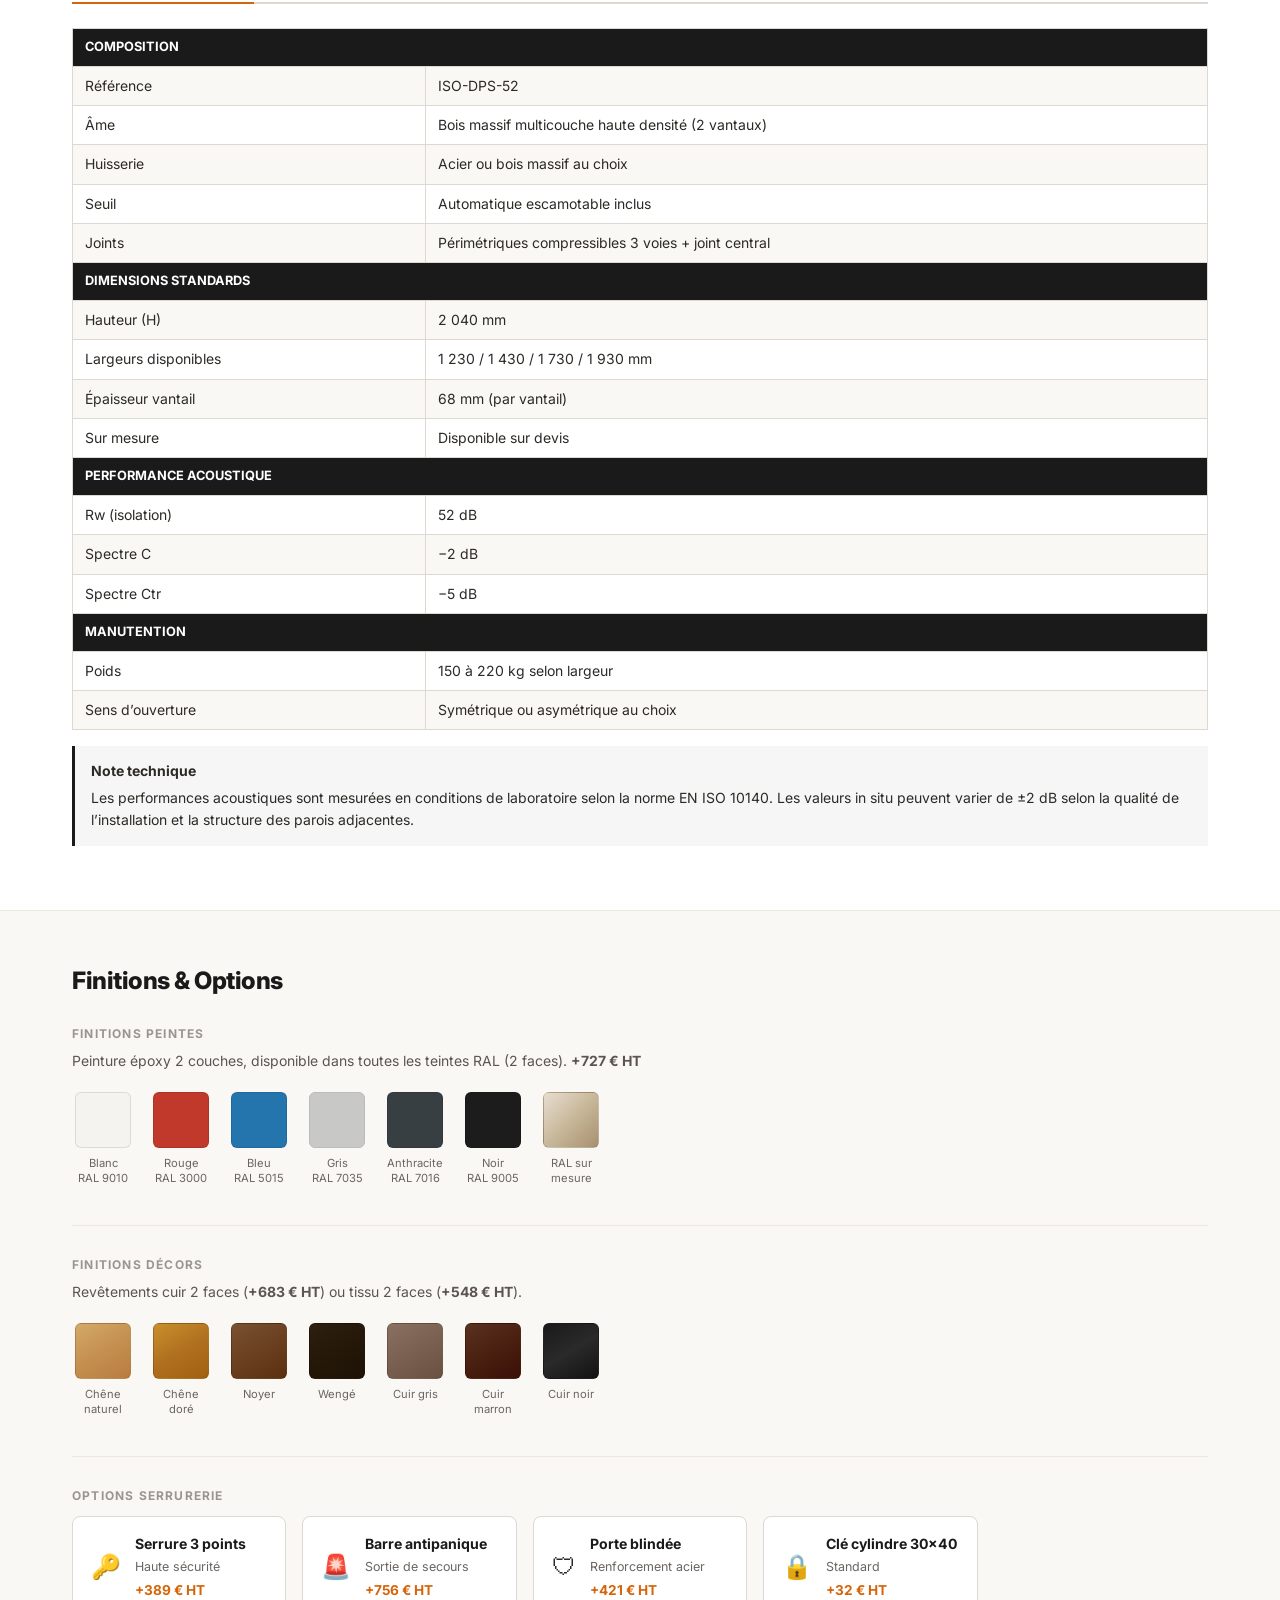
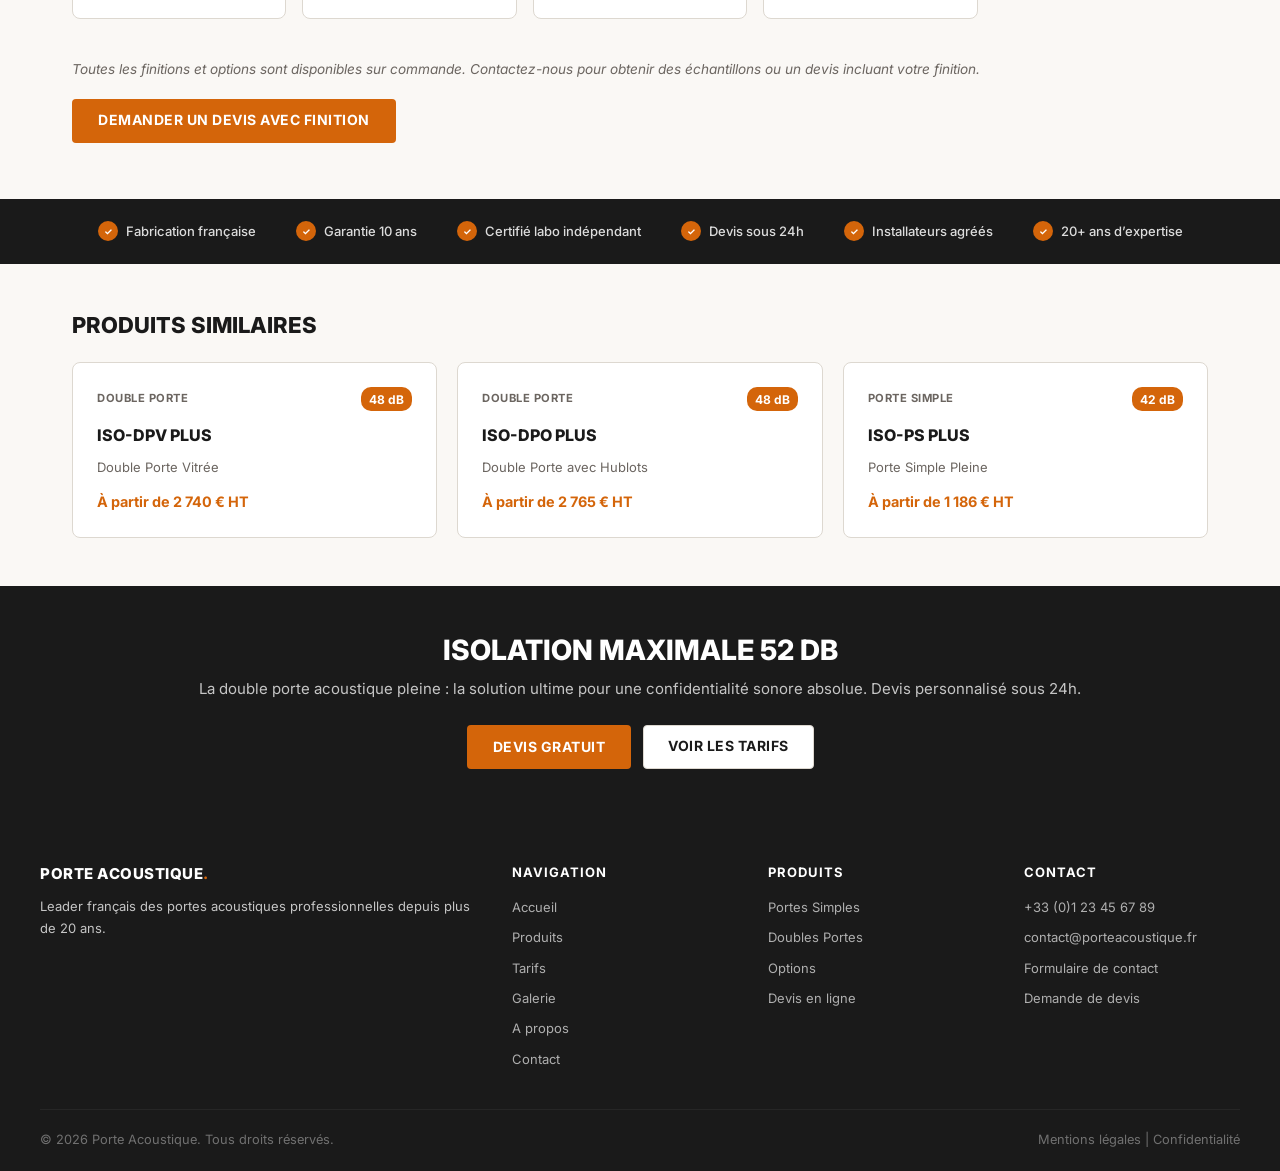
<file: produit-iso-dps-plus.html>
<!DOCTYPE html>
<html lang="fr">
<head>
    <meta charset="UTF-8">
    <meta name="viewport" content="width=device-width, initial-scale=1.0">
    <title>ISO-DPS Plus &mdash; Double Porte Pleine 52 dB | Porte Acoustique</title>
    <meta name="description" content="ISO-DPS Plus : double porte acoustique pleine, 52 dB Rw, &agrave; partir de 2&nbsp;110&nbsp;&euro; HT. Isolation maximale pour studios et salles s&eacute;curis&eacute;es. Fabrication fran&ccedil;aise.">
    <meta name="theme-color" content="#d4650a">
    <link rel="preconnect" href="https://fonts.googleapis.com">
    <link rel="preconnect" href="https://fonts.gstatic.com" crossorigin>
    <link href="https://fonts.googleapis.com/css2?family=Inter:wght@400;500;600;700;800&display=swap" rel="stylesheet">
    <link rel="stylesheet" href="css/style.css">
</head>
<body>

<nav class="navbar">
    <div class="nav-inner">
        <a href="index.html" class="logo">PORTE ACOUSTIQUE<span class="logo-dot">.</span></a>
        <ul class="nav-links" id="navLinks">
            <li><a href="index.html">Accueil</a></li>
            <li><a href="produits.html" class="active">Produits</a></li>
            <li><a href="tarifs.html">Tarifs</a></li>
            <li><a href="galerie.html">Galerie</a></li>
            <li><a href="a-propos.html">A propos</a></li>
            <li><a href="contact.html">Contact</a></li>
            <li class="nav-mobile-devis"><a href="devis.html">Devis gratuit &rarr;</a></li>
        </ul>
        <a href="devis.html" class="btn btn-nav-devis">Demander un Devis</a>
        <button class="mobile-toggle" id="mobileToggle" aria-label="Menu" aria-expanded="false" aria-controls="navLinks">
            <span></span><span></span><span></span>
        </button>
    </div>
</nav>

<div class="pdp-breadcrumb-bar">
    <div class="container">
        <a href="index.html">Accueil</a>
        <span class="sep">/</span>
        <a href="produits.html">Produits</a>
        <span class="sep">/</span>
        <span>ISO-DPS Plus</span>
    </div>
</div>

<section class="pdp-section">
    <div class="container">
        <div class="pdp-layout">

            <aside class="pdp-visual">
                <div class="pdp-visual-wrap">
                    <span class="pdp-fab-badge">Fabrication fran&ccedil;aise</span>
                    <span class="pdp-cert-badge">Certifi&eacute; Rw</span>
                    <div style="background:#f4f1ec;border-radius:6px;padding:2rem 1rem;text-align:center;">
                        <svg width="200" height="220" viewBox="0 0 55 60" style="display:block;margin:auto;">
                            <rect x="1" y="1" width="25" height="58" rx="1" fill="#d4700a" stroke="#a35508" stroke-width="1"/>
                            <rect x="29" y="1" width="25" height="58" rx="1" fill="#d4700a" stroke="#a35508" stroke-width="1"/>
                            <circle cx="22" cy="32" r="2" fill="#8b4508"/>
                            <circle cx="33" cy="32" r="2" fill="#8b4508"/>
                        </svg>
                    </div>
                    <p class="pdp-schema-label">Sch&eacute;ma technique &mdash; Double porte pleine deux vantaux &acirc;me multicouche</p>
                </div>
                <div class="pdp-quick-stats">
                    <div class="pdp-stat"><div class="pdp-stat-val highlight">52 dB</div><div class="pdp-stat-lbl">Isolation Rw</div></div>
                    <div class="pdp-stat"><div class="pdp-stat-val">2 040</div><div class="pdp-stat-lbl">Hauteur (mm)</div></div>
                    <div class="pdp-stat"><div class="pdp-stat-val">2 110 &euro;</div><div class="pdp-stat-lbl">&Agrave; partir de HT</div></div>
                    <div class="pdp-stat"><div class="pdp-stat-val">68 mm</div><div class="pdp-stat-lbl">&Eacute;paisseur</div></div>
                </div>
                <div class="pdp-visual-cta">
                    <a href="devis.html?modele=ISO-DPS-Plus" class="btn btn-orange btn-full btn-lg">Demander un devis gratuit</a>
                    <a href="tarifs.html#doubles-portes" class="btn btn-outline btn-full">Voir les tarifs complets</a>
                </div>
            </aside>

            <div class="pdp-info">
                <div class="pdp-badges">
                    <span class="badge-cat">Double Porte</span>
                    <span class="badge-db">52 dB Rw</span>
                </div>
                <h1>ISO-DPS Plus &mdash; Double Porte Pleine</h1>
                <p class="pdp-subtitle">Double porte acoustique deux vantaux pleins offrant une isolation phonique de 52 dB Rw, notre niveau de performance maximal. La solution id&eacute;ale pour les studios d&rsquo;enregistrement professionnels, salles de conf&eacute;rence hautement confidentielles et espaces industriels exigeants.</p>

                <div class="db-perf-wrap">
                    <div class="db-perf-label-row">
                        <span class="db-perf-title">Indice d&rsquo;isolation acoustique</span>
                        <span class="db-perf-value">52 <span>dB Rw</span></span>
                    </div>
                    <div class="db-bar-track">
                        <div class="db-bar-fill" style="width:100%"></div>
                    </div>
                    <div class="db-scale"><span>0 dB</span><span>26 dB</span><span>52 dB (max)</span></div>
                </div>

                <div class="pdp-price-block">
                    <div class="pdp-price-from">&Agrave; partir de</div>
                    <div class="pdp-price-val">2 110 &euro; <span>HT</span></div>
                    <div class="pdp-price-note">Devis personnalis&eacute; gratuit &middot; R&eacute;ponse sous 24h</div>
                </div>

                <ul class="pdp-highlights">
                    <li class="pdp-highlight">52 dB Rw &mdash; performance maximale de notre gamme</li>
                    <li class="pdp-highlight">Deux vantaux en bois massif multicouche haute densit&eacute;</li>
                    <li class="pdp-highlight">Joints p&eacute;rim&eacute;triques compressibles 3 voies et joint central</li>
                    <li class="pdp-highlight">Seuil automatique escamotable inclus &middot; Garantie 10 ans</li>
                </ul>

                <div class="pdp-cta-block">
                    <a href="devis.html?modele=ISO-DPS-Plus" class="btn btn-orange btn-lg">Devis gratuit en 24h</a>
                    <a href="tel:+33123456789" class="btn btn-outline btn-lg">&#9742; Nous appeler</a>
                </div>

                <div class="pdp-contact-line">
                    <span>Un expert vous r&eacute;pond :</span>
                    <a href="tel:+33123456789">+33 (0)1 23 45 67 89</a>
                    <span>&middot;</span>
                    <a href="mailto:contact@porteacoustique.fr">contact@porteacoustique.fr</a>
                </div>
            </div>

        </div>
    </div>
</section>

<section class="pdp-args-section">
    <div class="container">
        <div class="pdp-args-grid">
            <div class="pdp-arg-item">
                <div class="pdp-arg-icon">&#127925;</div>
                <div class="pdp-arg-text">
                    <h4>Studio d&rsquo;enregistrement professionnel</h4>
                    <p>52 dB Rw pour l&rsquo;enregistrement haute exigence : voix, orchestre, doublage. La double porte pleine &eacute;limine toute contamination sonore ext&eacute;rieure.</p>
                </div>
            </div>
            <div class="pdp-arg-item">
                <div class="pdp-arg-icon">&#128274;</div>
                <div class="pdp-arg-text">
                    <h4>Confidentialit&eacute; absolue</h4>
                    <p>Salles de conf&eacute;rence, salles de crise et espaces de d&eacute;lib&eacute;ration : aucune fuite sonore, confidentialit&eacute; totale garantie par les 52 dB certifi&eacute;s.</p>
                </div>
            </div>
            <div class="pdp-arg-item">
                <div class="pdp-arg-icon">&#127981;</div>
                <div class="pdp-arg-text">
                    <h4>Usage industriel et technique</h4>
                    <p>Att&eacute;nuation des bruits m&eacute;caniques intenses. Adapt&eacute;e aux salles de machines, groupes &eacute;lectrog&egrave;nes et espaces de production n&eacute;cessitant un isolement acoustique maximum.</p>
                </div>
            </div>
        </div>
    </div>
</section>

<!-- Schéma technique -->
<section class="pdp-schema-section">
    <div class="pdp-schema-inner">
        <div class="pdp-schema-drawing">
            <svg viewBox="0 0 480 380" xmlns="http://www.w3.org/2000/svg" style="width:400px;max-width:100%;font-family:Inter,Arial,sans-serif;" aria-label="Schéma technique ISO-DPS Plus">
                <rect width="480" height="380" fill="#fafaf8" rx="4"/>
                <!-- Dormant (double porte) -->
                <rect x="55" y="40" width="370" height="272" rx="2" fill="#ddd6cc" stroke="#9a9288" stroke-width="1.5"/>
                <!-- Vantail gauche -->
                <rect x="64" y="48" width="170" height="257" rx="1" fill="#faf8f4" stroke="#c8c0b0" stroke-width="1.2"/>
                <rect x="69" y="53" width="160" height="247" fill="none" stroke="#ddd8d0" stroke-width="4"/>
                <!-- Vantail droit -->
                <rect x="246" y="48" width="170" height="257" rx="1" fill="#faf8f4" stroke="#c8c0b0" stroke-width="1.2"/>
                <rect x="251" y="53" width="160" height="247" fill="none" stroke="#ddd8d0" stroke-width="4"/>
                <!-- Panneaux gauche -->
                <rect x="78" y="63" width="142" height="85" rx="1" fill="#f5f2ec" stroke="#cec8be" stroke-width="1"/>
                <rect x="82" y="67" width="134" height="77" fill="none" stroke="#e5e0d8" stroke-width="0.7"/>
                <rect x="78" y="160" width="142" height="118" rx="1" fill="#f5f2ec" stroke="#cec8be" stroke-width="1"/>
                <rect x="82" y="164" width="134" height="110" fill="none" stroke="#e5e0d8" stroke-width="0.7"/>
                <!-- Panneaux droits -->
                <rect x="260" y="63" width="142" height="85" rx="1" fill="#f5f2ec" stroke="#cec8be" stroke-width="1"/>
                <rect x="264" y="67" width="134" height="77" fill="none" stroke="#e5e0d8" stroke-width="0.7"/>
                <rect x="260" y="160" width="142" height="118" rx="1" fill="#f5f2ec" stroke="#cec8be" stroke-width="1"/>
                <rect x="264" y="164" width="134" height="110" fill="none" stroke="#e5e0d8" stroke-width="0.7"/>
                <!-- Paumelles gauches -->
                <rect x="59" y="74" width="9" height="20" rx="1.5" fill="#b8b0a4"/><rect x="61" y="76" width="5" height="16" rx="1" fill="#ccc4b8"/>
                <rect x="59" y="186" width="9" height="20" rx="1.5" fill="#b8b0a4"/><rect x="61" y="188" width="5" height="16" rx="1" fill="#ccc4b8"/>
                <rect x="59" y="267" width="9" height="20" rx="1.5" fill="#b8b0a4"/><rect x="61" y="269" width="5" height="16" rx="1" fill="#ccc4b8"/>
                <!-- Paumelles droites -->
                <rect x="412" y="74" width="9" height="20" rx="1.5" fill="#b8b0a4"/><rect x="414" y="76" width="5" height="16" rx="1" fill="#ccc4b8"/>
                <rect x="412" y="186" width="9" height="20" rx="1.5" fill="#b8b0a4"/><rect x="414" y="188" width="5" height="16" rx="1" fill="#ccc4b8"/>
                <rect x="412" y="267" width="9" height="20" rx="1.5" fill="#b8b0a4"/><rect x="414" y="269" width="5" height="16" rx="1" fill="#ccc4b8"/>
                <!-- Poignées (centre) -->
                <rect x="228" y="162" width="9" height="32" rx="2" fill="#c0b8b0"/>
                <path d="M227 172 Q213 172 211 175 Q209 178 211 181 Q213 184 227 182 Z" fill="#ccc4bc"/>
                <rect x="243" y="162" width="9" height="32" rx="2" fill="#c0b8b0"/>
                <path d="M252 172 Q266 172 268 175 Q270 178 268 181 Q266 184 252 182 Z" fill="#ccc4bc"/>
                <!-- Seuil -->
                <rect x="64" y="301" width="352" height="3" rx="1" fill="#d4650a" opacity="0.9"/>
                <line x1="240" y1="304" x2="240" y2="324" stroke="#d4650a" stroke-width="0.7" stroke-dasharray="2,2"/>
                <text x="240" y="334" text-anchor="middle" font-size="7.5" fill="#d4650a" font-weight="600">Seuil auto. escamotable</text>
                <!-- COTE LARGEUR -->
                <line x1="55" y1="18" x2="425" y2="18" stroke="#d4650a" stroke-width="1.2"/>
                <polygon points="55,18 63,14 63,22" fill="#d4650a"/>
                <polygon points="425,18 417,14 417,22" fill="#d4650a"/>
                <line x1="55" y1="18" x2="55" y2="39" stroke="#d4650a" stroke-width="0.8" stroke-dasharray="3,2"/>
                <line x1="425" y1="18" x2="425" y2="39" stroke="#d4650a" stroke-width="0.8" stroke-dasharray="3,2"/>
                <text x="240" y="11" text-anchor="middle" font-size="10" fill="#d4650a" font-weight="700">1 230 &#x2013; 1 930 mm</text>
                <!-- COTE HAUTEUR -->
                <line x1="22" y1="40" x2="22" y2="312" stroke="#d4650a" stroke-width="1.2"/>
                <polygon points="22,40 18,48 26,48" fill="#d4650a"/>
                <polygon points="22,312 18,304 26,304" fill="#d4650a"/>
                <line x1="22" y1="40" x2="54" y2="40" stroke="#d4650a" stroke-width="0.8" stroke-dasharray="3,2"/>
                <line x1="22" y1="312" x2="54" y2="312" stroke="#d4650a" stroke-width="0.8" stroke-dasharray="3,2"/>
                <text x="9" y="176" text-anchor="middle" font-size="10" fill="#d4650a" font-weight="700" transform="rotate(-90,9,176)">2 040 mm</text>
                <!-- VUE EN COUPE -->
                <text x="448" y="146" text-anchor="middle" font-size="7" fill="#9a9490" font-style="italic">Coupe &#x22A5;</text>
                <rect x="438" y="153" width="20" height="68" rx="1" fill="#ede8de" stroke="#b0a898" stroke-width="1"/>
                <line x1="438" y1="165" x2="458" y2="153" stroke="#c8c0b4" stroke-width="0.7"/>
                <line x1="438" y1="177" x2="458" y2="165" stroke="#c8c0b4" stroke-width="0.7"/>
                <line x1="438" y1="189" x2="458" y2="177" stroke="#c8c0b4" stroke-width="0.7"/>
                <line x1="438" y1="201" x2="458" y2="189" stroke="#c8c0b4" stroke-width="0.7"/>
                <line x1="438" y1="213" x2="458" y2="201" stroke="#c8c0b4" stroke-width="0.7"/>
                <line x1="444" y1="221" x2="458" y2="213" stroke="#c8c0b4" stroke-width="0.7"/>
                <text x="240" y="372" text-anchor="middle" font-size="7.5" fill="#9a9490">Sch&#xe9;ma indicatif &#x2014; dimensions en mm &#x2014; vue de face</text>
            </svg>
        </div>
        <div class="pdp-schema-info">
            <h2 class="pdp-schema-info-title">Sch&eacute;ma &amp; Dimensions</h2>
            <ul class="pdp-schema-dims">
                <li><span class="dim-dot"></span><span class="dim-label">Largeur totale</span><span class="dim-value">1 230 / 1 430 / 1 730 / 1 930 mm</span></li>
                <li><span class="dim-dot"></span><span class="dim-label">Largeur / vantail</span><span class="dim-value">615 &#x2013; 965 mm</span></li>
                <li><span class="dim-dot"></span><span class="dim-label">Hauteur</span><span class="dim-value">2 040 mm</span></li>
                <li><span class="dim-dot"></span><span class="dim-label">&Eacute;paisseur vantail</span><span class="dim-value">68 mm</span></li>
                <li><span class="dim-dot"></span><span class="dim-label">Sur mesure</span><span class="dim-value">Jusqu&#x2019;&agrave; 2 000 &#xd7; 2 400 mm</span></li>
            </ul>
            <p class="pdp-schema-note">Dimensions de la double porte compl&egrave;te (hors huisserie). Deux vantaux pleins &agrave; &acirc;me multicouche haute densit&eacute;. Seuil automatique escamotable inclus.</p>
        </div>
    </div>
</section>

<section class="section">
    <div class="container">
        <div class="tabs-nav">
            <button class="tab-btn active" data-tab="tab-carac">Caract&eacute;ristiques</button>
            <button class="tab-btn" data-tab="tab-tarifs">Tarifs</button>
            <button class="tab-btn" data-tab="tab-install">Installation</button>
            <button class="tab-btn" data-tab="tab-faq">FAQ</button>
        </div>

        <div class="tab-panel active" id="tab-carac">
            <table class="specs-table">
                <tbody>
                    <tr class="specs-section-head"><td colspan="2">Composition</td></tr>
                    <tr><td>R&eacute;f&eacute;rence</td><td>ISO-DPS-52</td></tr>
                    <tr><td>&Acirc;me</td><td>Bois massif multicouche haute densit&eacute; (2 vantaux)</td></tr>
                    <tr><td>Huisserie</td><td>Acier ou bois massif au choix</td></tr>
                    <tr><td>Seuil</td><td>Automatique escamotable inclus</td></tr>
                    <tr><td>Joints</td><td>P&eacute;rim&eacute;triques compressibles 3 voies + joint central</td></tr>
                    <tr class="specs-section-head"><td colspan="2">Dimensions standards</td></tr>
                    <tr><td>Hauteur (H)</td><td>2 040 mm</td></tr>
                    <tr><td>Largeurs disponibles</td><td>1 230 / 1 430 / 1 730 / 1 930 mm</td></tr>
                    <tr><td>&Eacute;paisseur vantail</td><td>68 mm (par vantail)</td></tr>
                    <tr><td>Sur mesure</td><td>Disponible sur devis</td></tr>
                    <tr class="specs-section-head"><td colspan="2">Performance acoustique</td></tr>
                    <tr><td>Rw (isolation)</td><td>52 dB</td></tr>
                    <tr><td>Spectre C</td><td>&minus;2 dB</td></tr>
                    <tr><td>Spectre Ctr</td><td>&minus;5 dB</td></tr>
                    <tr class="specs-section-head"><td colspan="2">Manutention</td></tr>
                    <tr><td>Poids</td><td>150 &agrave; 220 kg selon largeur</td></tr>
                    <tr><td>Sens d&rsquo;ouverture</td><td>Sym&eacute;trique ou asym&eacute;trique au choix</td></tr>
                </tbody>
            </table>
            <div class="warning-box">
                <strong>Note technique</strong>
                Les performances acoustiques sont mesur&eacute;es en conditions de laboratoire selon la norme EN ISO 10140. Les valeurs in situ peuvent varier de &plusmn;2 dB selon la qualit&eacute; de l&rsquo;installation et la structure des parois adjacentes.
            </div>
        </div>

        <div class="tab-panel" id="tab-tarifs">
            <table class="specs-table">
                <thead>
                    <tr><th>Dimension</th><th>Tarif HT</th></tr>
                </thead>
                <tbody>
                    <tr><td>1 230 &times; 2 040 mm</td><td>2 110 &euro;</td></tr>
                    <tr><td>1 430 &times; 2 040 mm</td><td>2 340 &euro;</td></tr>
                    <tr><td>1 730 &times; 2 040 mm</td><td>2 530 &euro;</td></tr>
                    <tr><td>1 930 &times; 2 040 mm</td><td>2 750 &euro;</td></tr>
                </tbody>
            </table>
            <table class="specs-table" style="margin-top:1rem;">
                <thead><tr><th colspan="2">Options tarifaires</th></tr></thead>
                <tbody>
                    <tr><td>Finition cuir (2 vantaux)</td><td>683 &euro;</td></tr>
                    <tr><td>Finition tissu (2 vantaux)</td><td>548 &euro;</td></tr>
                    <tr><td>Peinture &eacute;poxy RAL (2 vantaux)</td><td>727 &euro;</td></tr>
                    <tr><td>Serrure 3 points</td><td>389 &euro;</td></tr>
                    <tr><td>Barre antipanique</td><td>756 &euro;</td></tr>
                    <tr><td>Porte blind&eacute;e</td><td>421 &euro;</td></tr>
                    <tr><td>Tige carr&eacute;</td><td>13 &euro;</td></tr>
                    <tr><td>Cl&eacute; cylindre 30x40</td><td>32 &euro;</td></tr>
                </tbody>
            </table>
            <div class="info-box" style="margin-top:1.5rem;">
                <strong>Dimension hors standard ?</strong>
                Toutes largeurs sur mesure disponibles. Contactez-nous pour un devis adapt&eacute; &agrave; votre ouverture sp&eacute;cifique.
            </div>
            <div style="margin-top:1.5rem;display:flex;gap:1rem;flex-wrap:wrap;">
                <a href="devis.html?modele=ISO-DPS-Plus" class="btn btn-orange">Demander un devis</a>
                <a href="tarifs.html#doubles-portes" class="btn btn-outline">Voir tous les tarifs</a>
            </div>
        </div>

        <div class="tab-panel" id="tab-install">
            <div class="install-steps">
                <div class="install-step">
                    <div class="install-step-num">1</div>
                    <div class="install-step-content">
                        <strong>Pr&eacute;paration de l&rsquo;ouverture</strong>
                        <p>V&eacute;rification des cotes brutes : hauteur +10 mm, largeur +15 mm minimum. L&rsquo;ouverture doit &ecirc;tre d&rsquo;aplomb et de niveau. Pr&eacute;voir une manutention adapt&eacute;e au poids (150&ndash;220 kg).</p>
                    </div>
                </div>
                <div class="install-step">
                    <div class="install-step-num">2</div>
                    <div class="install-step-content">
                        <strong>Mise en place de l&rsquo;huisserie</strong>
                        <p>Calage, v&eacute;rification de l&rsquo;&eacute;querrage et scellement selon le support. Bourrage int&eacute;gral des jours p&eacute;rim&eacute;triques avec mousse acoustique haute densit&eacute;.</p>
                    </div>
                </div>
                <div class="install-step">
                    <div class="install-step-num">3</div>
                    <div class="install-step-content">
                        <strong>Accrochage des deux vantaux</strong>
                        <p>Pose successive des deux vantaux sur leurs paumelles respectives. R&eacute;glage tridimensionnel ind&eacute;pendant de chaque vantail et v&eacute;rification de l&rsquo;affleurage central.</p>
                    </div>
                </div>
                <div class="install-step">
                    <div class="install-step-num">4</div>
                    <div class="install-step-content">
                        <strong>R&eacute;glage &amp; contr&ocirc;le acoustique</strong>
                        <p>R&eacute;glage du seuil automatique et v&eacute;rification de la compression des joints sur l&rsquo;int&eacute;gralit&eacute; du p&eacute;rim&egrave;tre. Contr&ocirc;le du joint central entre les deux vantaux.</p>
                    </div>
                </div>
            </div>
            <div class="warning-box">
                <strong>Installation professionnelle obligatoire</strong>
                La complexit&eacute; et le poids d&rsquo;une double porte n&eacute;cessitent imp&eacute;rativement l&rsquo;intervention d&rsquo;un menuisier qualifi&eacute;. Contactez-nous pour &ecirc;tre mis en relation avec nos installateurs partenaires agr&eacute;&eacute;s.
            </div>
        </div>

        <div class="tab-panel" id="tab-faq">
            <div class="faq-list">
                <div class="faq-item">
                    <button class="faq-q">Pourquoi une double porte atteint-elle 52 dB contre 42 dB pour une porte simple ? <span class="faq-chevron">&#9660;</span></button>
                    <div class="faq-a">La double porte combine deux vantaux ind&eacute;pendants avec un joint central acoustique, ce qui double la masse et les couches absorbantes. Le syst&egrave;me de joints p&eacute;rim&eacute;triques 3 voies sur chaque vantail plus le joint d&rsquo;affleurage central &eacute;liminent toute fuite sonore r&eacute;siduelle.</div>
                </div>
                <div class="faq-item">
                    <button class="faq-q">L&rsquo;installation est-elle plus complexe que pour une porte simple ? <span class="faq-chevron">&#9660;</span></button>
                    <div class="faq-a">Oui, la pose d&rsquo;une double porte n&eacute;cessite une pr&eacute;cision accrue pour l&rsquo;affleurage central et le r&eacute;glage ind&eacute;pendant des deux vantaux. Elle est obligatoirement r&eacute;alis&eacute;e par un menuisier qualifi&eacute; et prend en moyenne une journ&eacute;e compl&egrave;te.</div>
                </div>
                <div class="faq-item">
                    <button class="faq-q">La serrure est-elle incluse dans le prix de base ? <span class="faq-chevron">&#9660;</span></button>
                    <div class="faq-a">La quincaillerie de base (paumelles, poign&eacute;es, condamnation simple) est incluse. La serrure 3 points haute s&eacute;curit&eacute; et la barre antipanique sont disponibles en option. D&eacute;tails dans le tableau tarifaire ci-dessus.</div>
                </div>
                <div class="faq-item">
                    <button class="faq-q">Peut-on commander des dimensions sur mesure ? <span class="faq-chevron">&#9660;</span></button>
                    <div class="faq-a">Oui, nous r&eacute;alisons toutes les largeurs jusqu&rsquo;&agrave; 2&times;1&nbsp;200 mm par vantail. Contactez-nous pour un devis adapt&eacute; &agrave; votre ouverture. Le d&eacute;lai de fabrication est g&eacute;n&eacute;ralement de 4 &agrave; 6 semaines apr&egrave;s validation.</div>
                </div>
            </div>
        </div>

    </div>
</section>

<section class="finitions-section">
    <div class="container">
        <h2 class="finitions-title">Finitions &amp; Options</h2>

        <div class="finitions-group">
            <h3>Finitions peintes</h3>
            <p class="finitions-desc">Peinture &eacute;poxy 2 couches, disponible dans toutes les teintes RAL (2 faces). <strong>+727 &euro; HT</strong></p>
            <div class="swatch-grid">
                <div class="swatch"><div class="swatch-color" style="background:#f4f3ef;"></div><span>Blanc RAL&nbsp;9010</span></div>
                <div class="swatch"><div class="swatch-color" style="background:#c0392b;"></div><span>Rouge RAL&nbsp;3000</span></div>
                <div class="swatch"><div class="swatch-color" style="background:#2475ae;"></div><span>Bleu RAL&nbsp;5015</span></div>
                <div class="swatch"><div class="swatch-color" style="background:#c8c8c6;border-color:#bbb;"></div><span>Gris RAL&nbsp;7035</span></div>
                <div class="swatch"><div class="swatch-color" style="background:#373f43;"></div><span>Anthracite RAL&nbsp;7016</span></div>
                <div class="swatch"><div class="swatch-color" style="background:#1c1c1c;"></div><span>Noir RAL&nbsp;9005</span></div>
                <div class="swatch"><div class="swatch-color" style="background:linear-gradient(135deg,#e8ddd0,#c8b89a,#a89070);"></div><span>RAL sur mesure</span></div>
            </div>
        </div>

        <hr class="finitions-divider">

        <div class="finitions-group">
            <h3>Finitions d&eacute;cors</h3>
            <p class="finitions-desc">Rev&ecirc;tements cuir 2 faces (<strong>+683 &euro; HT</strong>) ou tissu 2 faces (<strong>+548 &euro; HT</strong>).</p>
            <div class="swatch-grid">
                <div class="swatch"><div class="swatch-color" style="background:linear-gradient(150deg,#d4a96a,#c49050,#b87d40);"></div><span>Ch&ecirc;ne naturel</span></div>
                <div class="swatch"><div class="swatch-color" style="background:linear-gradient(150deg,#c8902a,#b07020,#a06010);"></div><span>Ch&ecirc;ne dor&eacute;</span></div>
                <div class="swatch"><div class="swatch-color" style="background:linear-gradient(150deg,#7a5230,#6a4020,#5a3010);"></div><span>Noyer</span></div>
                <div class="swatch"><div class="swatch-color" style="background:linear-gradient(150deg,#2e1f10,#251808,#1c1206);"></div><span>Weng&eacute;</span></div>
                <div class="swatch"><div class="swatch-color" style="background:linear-gradient(150deg,#8a7060,#7a6050,#6a5040);"></div><span>Cuir gris</span></div>
                <div class="swatch"><div class="swatch-color" style="background:linear-gradient(150deg,#5a3020,#4a2010,#3a1008);"></div><span>Cuir marron</span></div>
                <div class="swatch"><div class="swatch-color" style="background:linear-gradient(150deg,#1a1a1a,#2a2a2a,#121212);"></div><span>Cuir noir</span></div>
            </div>
        </div>

        <hr class="finitions-divider">

        <div class="finitions-group">
            <h3>Options serrurerie</h3>
            <div class="options-grid">
                <div class="option-card">
                    <div class="option-icon">&#128273;</div>
                    <div class="option-info">
                        <strong>Serrure 3 points</strong>
                        <span>Haute s&eacute;curit&eacute;</span>
                        <span class="option-price">+389 &euro; HT</span>
                    </div>
                </div>
                <div class="option-card">
                    <div class="option-icon">&#128680;</div>
                    <div class="option-info">
                        <strong>Barre antipanique</strong>
                        <span>Sortie de secours</span>
                        <span class="option-price">+756 &euro; HT</span>
                    </div>
                </div>
                <div class="option-card">
                    <div class="option-icon">&#128737;</div>
                    <div class="option-info">
                        <strong>Porte blind&eacute;e</strong>
                        <span>Renforcement acier</span>
                        <span class="option-price">+421 &euro; HT</span>
                    </div>
                </div>
                <div class="option-card">
                    <div class="option-icon">&#128274;</div>
                    <div class="option-info">
                        <strong>Cl&eacute; cylindre 30&times;40</strong>
                        <span>Standard</span>
                        <span class="option-price">+32 &euro; HT</span>
                    </div>
                </div>
            </div>
        </div>

        <p class="finitions-note">Toutes les finitions et options sont disponibles sur commande. Contactez-nous pour obtenir des &eacute;chantillons ou un devis incluant votre finition.</p>
        <div style="margin-top:1.25rem;">
            <a href="devis.html?modele=ISO-DPS-Plus" class="btn btn-orange">Demander un devis avec finition</a>
        </div>
    </div>
</section>

<div class="trust-strip-v2">
    <div class="trust-strip-v2-inner">
        <div class="trust-item-v2"><span class="trust-icon-v2">&#10003;</span> Fabrication fran&ccedil;aise</div>
        <div class="trust-item-v2"><span class="trust-icon-v2">&#10003;</span> Garantie 10 ans</div>
        <div class="trust-item-v2"><span class="trust-icon-v2">&#10003;</span> Certifi&eacute; labo ind&eacute;pendant</div>
        <div class="trust-item-v2"><span class="trust-icon-v2">&#10003;</span> Devis sous 24h</div>
        <div class="trust-item-v2"><span class="trust-icon-v2">&#10003;</span> Installateurs agr&eacute;&eacute;s</div>
        <div class="trust-item-v2"><span class="trust-icon-v2">&#10003;</span> 20+ ans d&rsquo;expertise</div>
    </div>
</div>

<section class="related-section">
    <div class="container">
        <h2 class="related-title">Produits similaires</h2>
        <div class="related-grid">
            <a href="produit-iso-dpv-plus.html" class="related-card">
                <div class="related-card-header">
                    <span class="related-card-cat">Double Porte</span>
                    <span class="related-card-db">48 dB</span>
                </div>
                <div class="related-card-name">ISO-DPV Plus</div>
                <div class="related-card-desc">Double Porte Vitr&eacute;e</div>
                <div class="related-card-price">&Agrave; partir de 2 740 &euro; HT</div>
            </a>
            <a href="produit-iso-dpo-plus.html" class="related-card">
                <div class="related-card-header">
                    <span class="related-card-cat">Double Porte</span>
                    <span class="related-card-db">48 dB</span>
                </div>
                <div class="related-card-name">ISO-DPO Plus</div>
                <div class="related-card-desc">Double Porte avec Hublots</div>
                <div class="related-card-price">&Agrave; partir de 2 765 &euro; HT</div>
            </a>
            <a href="produit-iso-ps-plus.html" class="related-card">
                <div class="related-card-header">
                    <span class="related-card-cat">Porte Simple</span>
                    <span class="related-card-db">42 dB</span>
                </div>
                <div class="related-card-name">ISO-PS Plus</div>
                <div class="related-card-desc">Porte Simple Pleine</div>
                <div class="related-card-price">&Agrave; partir de 1 186 &euro; HT</div>
            </a>
        </div>
    </div>
</section>

<section class="cta-banner">
    <div class="container">
        <h2>Isolation Maximale 52 dB</h2>
        <p>La double porte acoustique pleine : la solution ultime pour une confidentialit&eacute; sonore absolue. Devis personnalis&eacute; sous 24h.</p>
        <div class="btn-group">
            <a href="devis.html?modele=ISO-DPS-Plus" class="btn btn-accent">Devis Gratuit</a>
            <a href="tarifs.html#doubles-portes" class="btn btn-secondary">Voir les Tarifs</a>
        </div>
    </div>
</section>

<footer>
    <div class="footer-grid">
        <div class="footer-brand">
            <h3>PORTE ACOUSTIQUE<span style="color:var(--orange)">.</span></h3>
            <p>Leader fran&ccedil;ais des portes acoustiques professionnelles depuis plus de 20 ans.</p>
        </div>
        <div><h4>Navigation</h4><ul>
            <li><a href="index.html">Accueil</a></li>
            <li><a href="produits.html">Produits</a></li>
            <li><a href="tarifs.html">Tarifs</a></li>
            <li><a href="galerie.html">Galerie</a></li>
            <li><a href="a-propos.html">A propos</a></li>
            <li><a href="contact.html">Contact</a></li>
            <li class="nav-mobile-devis"><a href="devis.html">Devis gratuit &rarr;</a></li>
        </ul></div>
        <div><h4>Produits</h4><ul>
            <li><a href="tarifs.html#portes-simples">Portes Simples</a></li>
            <li><a href="tarifs.html#doubles-portes">Doubles Portes</a></li>
            <li><a href="tarifs.html#options">Options</a></li>
            <li><a href="devis.html">Devis en ligne</a></li>
        </ul></div>
        <div><h4>Contact</h4><ul>
            <li><a href="tel:+33123456789">+33 (0)1 23 45 67 89</a></li>
            <li><a href="mailto:contact@porteacoustique.fr">contact@porteacoustique.fr</a></li>
            <li><a href="contact.html">Formulaire de contact</a></li>
            <li><a href="devis.html">Demande de devis</a></li>
        </ul></div>
    </div>
    <div class="footer-bottom">
        <p>&copy; 2026 Porte Acoustique. Tous droits r&eacute;serv&eacute;s.</p>
        <p><a href="#">Mentions l&eacute;gales</a> | <a href="#">Confidentialit&eacute;</a></p>
    </div>
</footer>

<div class="sticky-devis-mobile" id="stickyDevis">
    <a href="devis.html?modele=ISO-DPS-Plus">Devis gratuit &mdash; ISO-DPS Plus</a>
</div>

<script src="js/main.js"></script>
<script>
document.querySelectorAll('.faq-q').forEach(function(btn){
    btn.addEventListener('click', function(){
        var item = this.closest('.faq-item');
        var wasOpen = item.classList.contains('open');
        document.querySelectorAll('.faq-item').forEach(function(i){ i.classList.remove('open'); });
        if(!wasOpen) item.classList.add('open');
    });
});
</script>
</body>
</html>
</file>
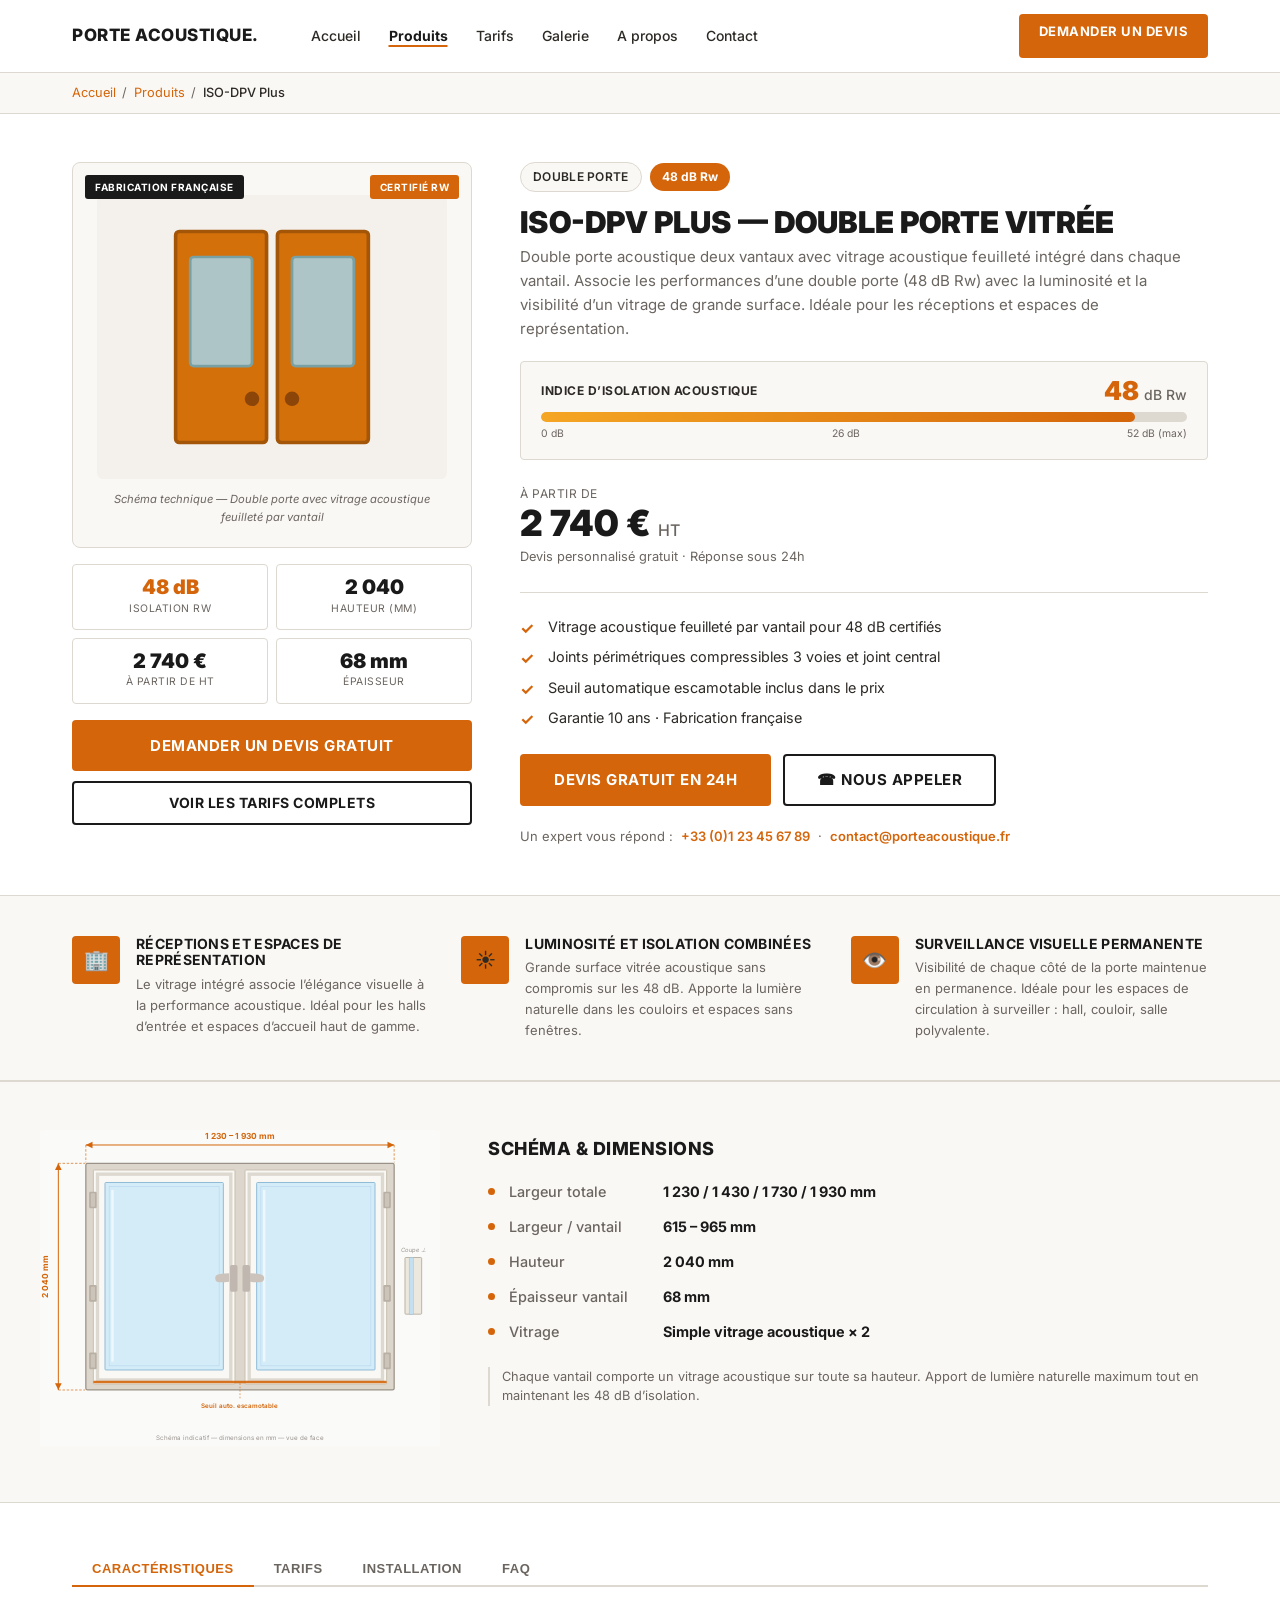
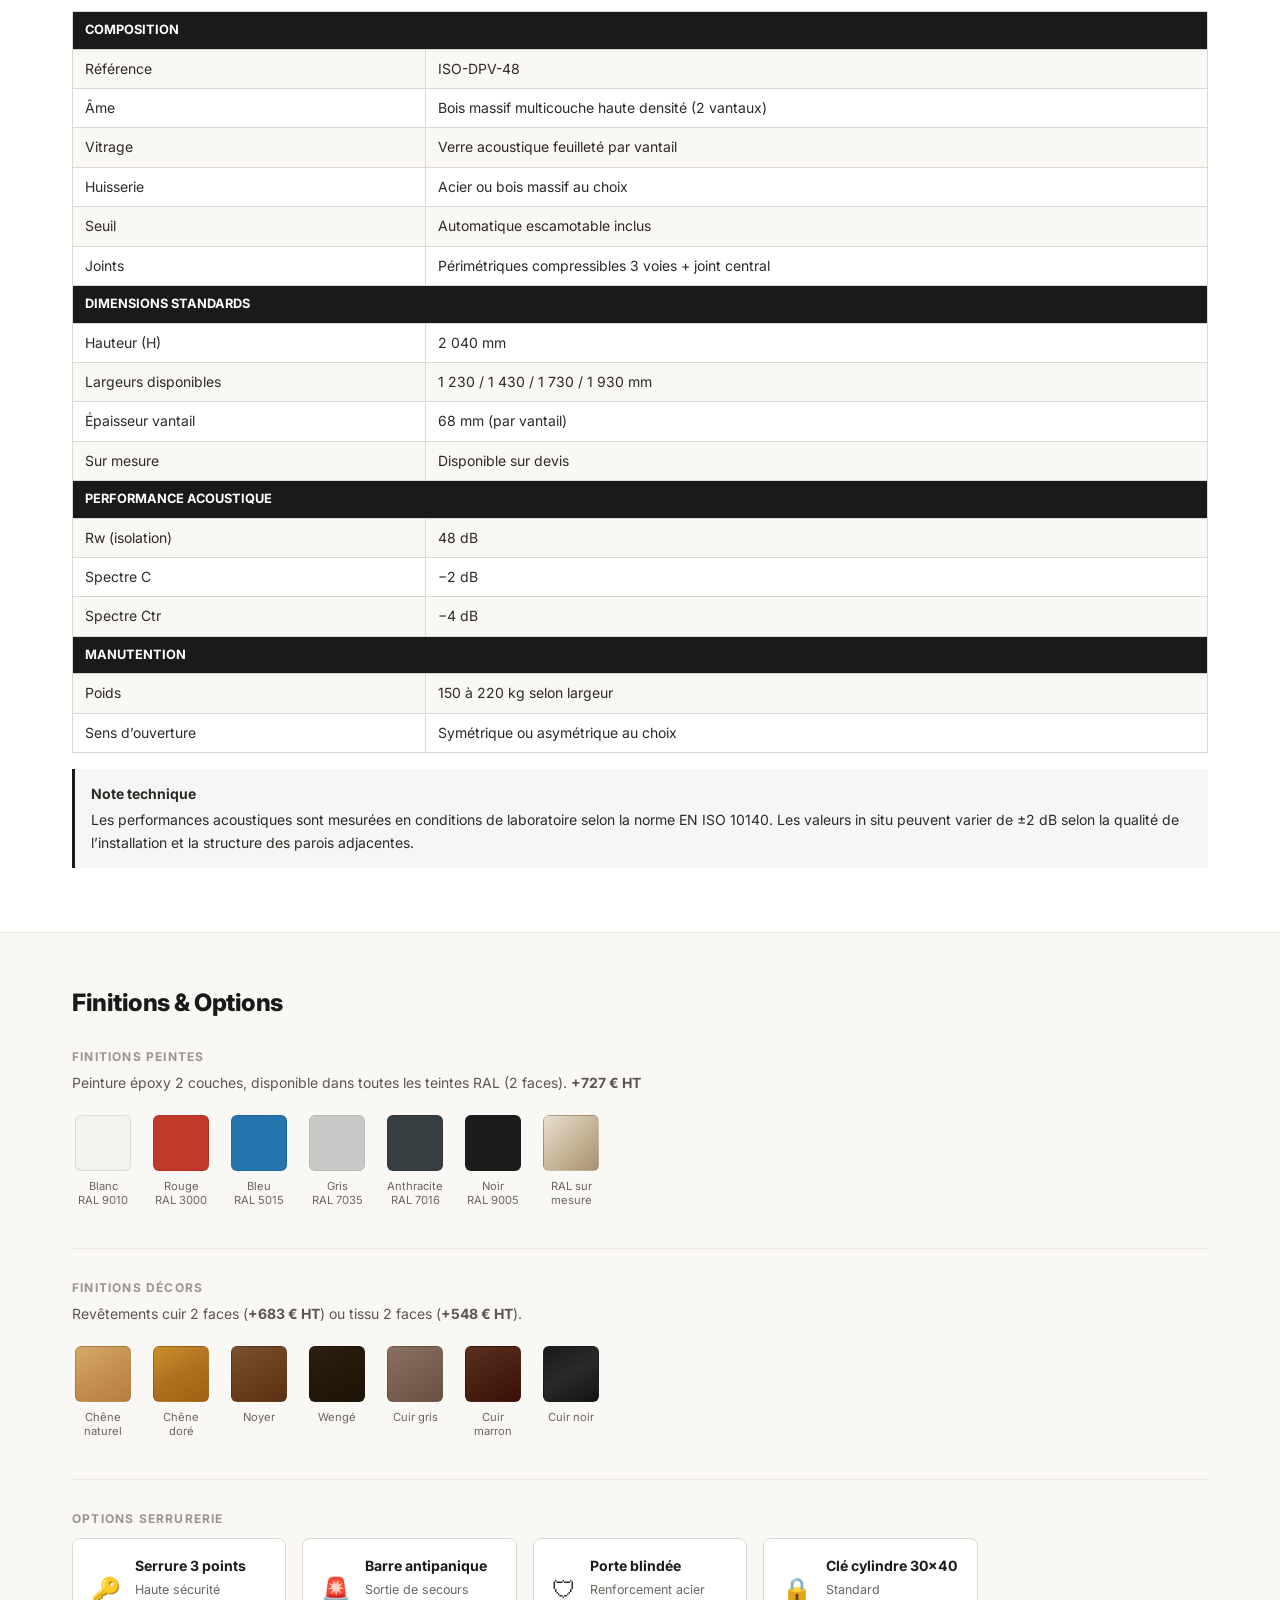
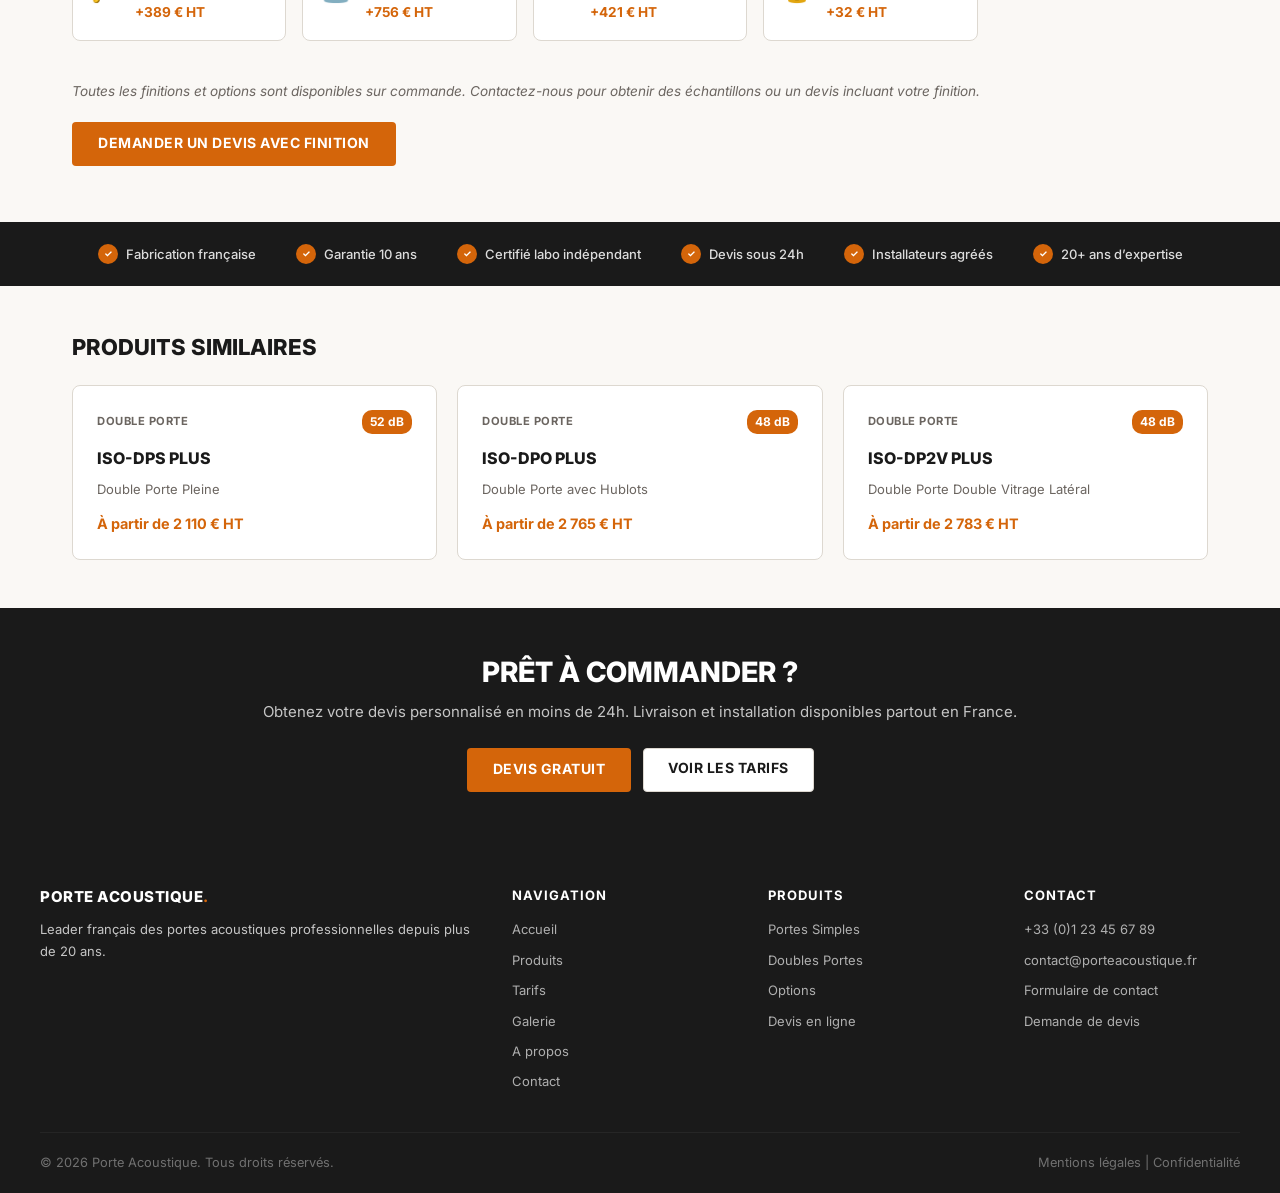
<file: produit-iso-dpv-plus.html>
<!DOCTYPE html>
<html lang="fr">
<head>
    <meta charset="UTF-8">
    <meta name="viewport" content="width=device-width, initial-scale=1.0">
    <title>ISO-DPV Plus &mdash; Double Porte Vitr&eacute;e 48 dB | Porte Acoustique</title>
    <meta name="description" content="ISO-DPV Plus : double porte acoustique vitr&eacute;e, 48 dB Rw, &agrave; partir de 2&nbsp;740&nbsp;&euro; HT. Vitrage acoustique feuillet&eacute; int&eacute;gr&eacute;, seuil automatique, fabrication fran&ccedil;aise.">
    <meta name="theme-color" content="#d4650a">
    <link rel="preconnect" href="https://fonts.googleapis.com">
    <link rel="preconnect" href="https://fonts.gstatic.com" crossorigin>
    <link href="https://fonts.googleapis.com/css2?family=Inter:wght@400;500;600;700;800&display=swap" rel="stylesheet">
    <link rel="stylesheet" href="css/style.css">
</head>
<body>

<nav class="navbar">
    <div class="nav-inner">
        <a href="index.html" class="logo">PORTE ACOUSTIQUE<span class="logo-dot">.</span></a>
        <ul class="nav-links" id="navLinks">
            <li><a href="index.html">Accueil</a></li>
            <li><a href="produits.html" class="active">Produits</a></li>
            <li><a href="tarifs.html">Tarifs</a></li>
            <li><a href="galerie.html">Galerie</a></li>
            <li><a href="a-propos.html">A propos</a></li>
            <li><a href="contact.html">Contact</a></li>
            <li class="nav-mobile-devis"><a href="devis.html">Devis gratuit &rarr;</a></li>
        </ul>
        <a href="devis.html" class="btn btn-nav-devis">Demander un Devis</a>
        <button class="mobile-toggle" id="mobileToggle" aria-label="Menu" aria-expanded="false" aria-controls="navLinks">
            <span></span><span></span><span></span>
        </button>
    </div>
</nav>

<div class="pdp-breadcrumb-bar">
    <div class="container">
        <a href="index.html">Accueil</a>
        <span class="sep">/</span>
        <a href="produits.html">Produits</a>
        <span class="sep">/</span>
        <span>ISO-DPV Plus</span>
    </div>
</div>

<section class="pdp-section">
    <div class="container">
        <div class="pdp-layout">

            <aside class="pdp-visual">
                <div class="pdp-visual-wrap">
                    <span class="pdp-fab-badge">Fabrication fran&ccedil;aise</span>
                    <span class="pdp-cert-badge">Certifi&eacute; Rw</span>
                    <div style="background:#f4f1ec;border-radius:6px;padding:2rem 1rem;text-align:center;">
                        <svg width="200" height="220" viewBox="0 0 55 60" style="display:block;margin:auto;">
                            <rect x="1" y="1" width="25" height="58" rx="1" fill="#d4700a" stroke="#a35508" stroke-width="1"/>
                            <rect x="5" y="8" width="17" height="30" rx="1" fill="#a8d4e8" stroke="#6aaabf" stroke-width="0.75" opacity="0.85"/>
                            <rect x="29" y="1" width="25" height="58" rx="1" fill="#d4700a" stroke="#a35508" stroke-width="1"/>
                            <rect x="33" y="8" width="17" height="30" rx="1" fill="#a8d4e8" stroke="#6aaabf" stroke-width="0.75" opacity="0.85"/>
                            <circle cx="22" cy="47" r="2" fill="#8b4508"/>
                            <circle cx="33" cy="47" r="2" fill="#8b4508"/>
                        </svg>
                    </div>
                    <p class="pdp-schema-label">Sch&eacute;ma technique &mdash; Double porte avec vitrage acoustique feuillet&eacute; par vantail</p>
                </div>
                <div class="pdp-quick-stats">
                    <div class="pdp-stat"><div class="pdp-stat-val highlight">48 dB</div><div class="pdp-stat-lbl">Isolation Rw</div></div>
                    <div class="pdp-stat"><div class="pdp-stat-val">2 040</div><div class="pdp-stat-lbl">Hauteur (mm)</div></div>
                    <div class="pdp-stat"><div class="pdp-stat-val">2 740 &euro;</div><div class="pdp-stat-lbl">&Agrave; partir de HT</div></div>
                    <div class="pdp-stat"><div class="pdp-stat-val">68 mm</div><div class="pdp-stat-lbl">&Eacute;paisseur</div></div>
                </div>
                <div class="pdp-visual-cta">
                    <a href="devis.html?modele=ISO-DPV-Plus" class="btn btn-orange btn-full btn-lg">Demander un devis gratuit</a>
                    <a href="tarifs.html#doubles-portes" class="btn btn-outline btn-full">Voir les tarifs complets</a>
                </div>
            </aside>

            <div class="pdp-info">
                <div class="pdp-badges">
                    <span class="badge-cat">Double Porte</span>
                    <span class="badge-db">48 dB Rw</span>
                </div>
                <h1>ISO-DPV Plus &mdash; Double Porte Vitr&eacute;e</h1>
                <p class="pdp-subtitle">Double porte acoustique deux vantaux avec vitrage acoustique feuillet&eacute; int&eacute;gr&eacute; dans chaque vantail. Associe les performances d&rsquo;une double porte (48 dB Rw) avec la luminosit&eacute; et la visibilit&eacute; d&rsquo;un vitrage de grande surface. Id&eacute;ale pour les r&eacute;ceptions et espaces de repr&eacute;sentation.</p>

                <div class="db-perf-wrap">
                    <div class="db-perf-label-row">
                        <span class="db-perf-title">Indice d&rsquo;isolation acoustique</span>
                        <span class="db-perf-value">48 <span>dB Rw</span></span>
                    </div>
                    <div class="db-bar-track">
                        <div class="db-bar-fill" style="width:92%"></div>
                    </div>
                    <div class="db-scale"><span>0 dB</span><span>26 dB</span><span>52 dB (max)</span></div>
                </div>

                <div class="pdp-price-block">
                    <div class="pdp-price-from">&Agrave; partir de</div>
                    <div class="pdp-price-val">2 740 &euro; <span>HT</span></div>
                    <div class="pdp-price-note">Devis personnalis&eacute; gratuit &middot; R&eacute;ponse sous 24h</div>
                </div>

                <ul class="pdp-highlights">
                    <li class="pdp-highlight">Vitrage acoustique feuillet&eacute; par vantail pour 48 dB certifi&eacute;s</li>
                    <li class="pdp-highlight">Joints p&eacute;rim&eacute;triques compressibles 3 voies et joint central</li>
                    <li class="pdp-highlight">Seuil automatique escamotable inclus dans le prix</li>
                    <li class="pdp-highlight">Garantie 10 ans &middot; Fabrication fran&ccedil;aise</li>
                </ul>

                <div class="pdp-cta-block">
                    <a href="devis.html?modele=ISO-DPV-Plus" class="btn btn-orange btn-lg">Devis gratuit en 24h</a>
                    <a href="tel:+33123456789" class="btn btn-outline btn-lg">&#9742; Nous appeler</a>
                </div>

                <div class="pdp-contact-line">
                    <span>Un expert vous r&eacute;pond :</span>
                    <a href="tel:+33123456789">+33 (0)1 23 45 67 89</a>
                    <span>&middot;</span>
                    <a href="mailto:contact@porteacoustique.fr">contact@porteacoustique.fr</a>
                </div>
            </div>

        </div>
    </div>
</section>

<section class="pdp-args-section">
    <div class="container">
        <div class="pdp-args-grid">
            <div class="pdp-arg-item">
                <div class="pdp-arg-icon">&#127970;</div>
                <div class="pdp-arg-text">
                    <h4>R&eacute;ceptions et espaces de repr&eacute;sentation</h4>
                    <p>Le vitrage int&eacute;gr&eacute; associe l&rsquo;&eacute;l&eacute;gance visuelle &agrave; la performance acoustique. Id&eacute;al pour les halls d&rsquo;entr&eacute;e et espaces d&rsquo;accueil haut de gamme.</p>
                </div>
            </div>
            <div class="pdp-arg-item">
                <div class="pdp-arg-icon">&#9728;&#65039;</div>
                <div class="pdp-arg-text">
                    <h4>Luminosit&eacute; et isolation combin&eacute;es</h4>
                    <p>Grande surface vitr&eacute;e acoustique sans compromis sur les 48 dB. Apporte la lumi&egrave;re naturelle dans les couloirs et espaces sans fen&ecirc;tres.</p>
                </div>
            </div>
            <div class="pdp-arg-item">
                <div class="pdp-arg-icon">&#128065;&#65039;</div>
                <div class="pdp-arg-text">
                    <h4>Surveillance visuelle permanente</h4>
                    <p>Visibilit&eacute; de chaque c&ocirc;t&eacute; de la porte maintenue en permanence. Id&eacute;ale pour les espaces de circulation &agrave; surveiller : hall, couloir, salle polyvalente.</p>
                </div>
            </div>
        </div>
    </div>
</section>

<!-- Schéma technique -->
<section class="pdp-schema-section">
    <div class="pdp-schema-inner">
        <div class="pdp-schema-drawing">
            <svg viewBox="0 0 480 380" xmlns="http://www.w3.org/2000/svg" style="width:400px;max-width:100%;font-family:Inter,Arial,sans-serif;" aria-label="Schéma technique ISO-DPV Plus">
                <rect width="480" height="380" fill="#fafaf8" rx="4"/>
                <!-- Dormant -->
                <rect x="55" y="40" width="370" height="272" rx="2" fill="#ddd6cc" stroke="#9a9288" stroke-width="1.5"/>
                <!-- Vantail gauche -->
                <rect x="64" y="48" width="170" height="257" rx="1" fill="#faf8f4" stroke="#c8c0b0" stroke-width="1.2"/>
                <rect x="69" y="53" width="160" height="247" fill="none" stroke="#ddd8d0" stroke-width="4"/>
                <!-- Vantail droit -->
                <rect x="246" y="48" width="170" height="257" rx="1" fill="#faf8f4" stroke="#c8c0b0" stroke-width="1.2"/>
                <rect x="251" y="53" width="160" height="247" fill="none" stroke="#ddd8d0" stroke-width="4"/>
                <!-- Vitrage gauche -->
                <rect x="78" y="63" width="142" height="225" rx="1" fill="#d4ecf8" stroke="#90bcd8" stroke-width="1.2"/>
                <rect x="83" y="68" width="132" height="215" fill="none" stroke="#b8d8f0" stroke-width="0.8"/>
                <line x1="87" y1="72" x2="87" y2="278" stroke="rgba(255,255,255,0.6)" stroke-width="3"/>
                <!-- Vitrage droit -->
                <rect x="260" y="63" width="142" height="225" rx="1" fill="#d4ecf8" stroke="#90bcd8" stroke-width="1.2"/>
                <rect x="265" y="68" width="132" height="215" fill="none" stroke="#b8d8f0" stroke-width="0.8"/>
                <line x1="269" y1="72" x2="269" y2="278" stroke="rgba(255,255,255,0.6)" stroke-width="3"/>
                <!-- Paumelles gauches -->
                <rect x="59" y="74" width="9" height="20" rx="1.5" fill="#b8b0a4"/><rect x="61" y="76" width="5" height="16" rx="1" fill="#ccc4b8"/>
                <rect x="59" y="186" width="9" height="20" rx="1.5" fill="#b8b0a4"/><rect x="61" y="188" width="5" height="16" rx="1" fill="#ccc4b8"/>
                <rect x="59" y="267" width="9" height="20" rx="1.5" fill="#b8b0a4"/><rect x="61" y="269" width="5" height="16" rx="1" fill="#ccc4b8"/>
                <!-- Paumelles droites -->
                <rect x="412" y="74" width="9" height="20" rx="1.5" fill="#b8b0a4"/><rect x="414" y="76" width="5" height="16" rx="1" fill="#ccc4b8"/>
                <rect x="412" y="186" width="9" height="20" rx="1.5" fill="#b8b0a4"/><rect x="414" y="188" width="5" height="16" rx="1" fill="#ccc4b8"/>
                <rect x="412" y="267" width="9" height="20" rx="1.5" fill="#b8b0a4"/><rect x="414" y="269" width="5" height="16" rx="1" fill="#ccc4b8"/>
                <!-- Poignées centre -->
                <rect x="228" y="162" width="9" height="32" rx="2" fill="#c0b8b0"/>
                <path d="M227 172 Q213 172 211 175 Q209 178 211 181 Q213 184 227 182 Z" fill="#ccc4bc"/>
                <rect x="243" y="162" width="9" height="32" rx="2" fill="#c0b8b0"/>
                <path d="M252 172 Q266 172 268 175 Q270 178 268 181 Q266 184 252 182 Z" fill="#ccc4bc"/>
                <!-- Seuil -->
                <rect x="64" y="301" width="352" height="3" rx="1" fill="#d4650a" opacity="0.9"/>
                <line x1="240" y1="304" x2="240" y2="324" stroke="#d4650a" stroke-width="0.7" stroke-dasharray="2,2"/>
                <text x="240" y="334" text-anchor="middle" font-size="7.5" fill="#d4650a" font-weight="600">Seuil auto. escamotable</text>
                <!-- COTE LARGEUR -->
                <line x1="55" y1="18" x2="425" y2="18" stroke="#d4650a" stroke-width="1.2"/>
                <polygon points="55,18 63,14 63,22" fill="#d4650a"/>
                <polygon points="425,18 417,14 417,22" fill="#d4650a"/>
                <line x1="55" y1="18" x2="55" y2="39" stroke="#d4650a" stroke-width="0.8" stroke-dasharray="3,2"/>
                <line x1="425" y1="18" x2="425" y2="39" stroke="#d4650a" stroke-width="0.8" stroke-dasharray="3,2"/>
                <text x="240" y="11" text-anchor="middle" font-size="10" fill="#d4650a" font-weight="700">1 230 &#x2013; 1 930 mm</text>
                <!-- COTE HAUTEUR -->
                <line x1="22" y1="40" x2="22" y2="312" stroke="#d4650a" stroke-width="1.2"/>
                <polygon points="22,40 18,48 26,48" fill="#d4650a"/>
                <polygon points="22,312 18,304 26,304" fill="#d4650a"/>
                <line x1="22" y1="40" x2="54" y2="40" stroke="#d4650a" stroke-width="0.8" stroke-dasharray="3,2"/>
                <line x1="22" y1="312" x2="54" y2="312" stroke="#d4650a" stroke-width="0.8" stroke-dasharray="3,2"/>
                <text x="9" y="176" text-anchor="middle" font-size="10" fill="#d4650a" font-weight="700" transform="rotate(-90,9,176)">2 040 mm</text>
                <!-- VUE EN COUPE -->
                <text x="448" y="146" text-anchor="middle" font-size="7" fill="#9a9490" font-style="italic">Coupe &#x22A5;</text>
                <rect x="438" y="153" width="20" height="68" rx="1" fill="#ede8de" stroke="#b0a898" stroke-width="1"/>
                <rect x="443" y="153" width="5" height="68" fill="#c4dff0" stroke="#90bcd8" stroke-width="0.5"/>
                <text x="240" y="372" text-anchor="middle" font-size="7.5" fill="#9a9490">Sch&#xe9;ma indicatif &#x2014; dimensions en mm &#x2014; vue de face</text>
            </svg>
        </div>
        <div class="pdp-schema-info">
            <h2 class="pdp-schema-info-title">Sch&eacute;ma &amp; Dimensions</h2>
            <ul class="pdp-schema-dims">
                <li><span class="dim-dot"></span><span class="dim-label">Largeur totale</span><span class="dim-value">1 230 / 1 430 / 1 730 / 1 930 mm</span></li>
                <li><span class="dim-dot"></span><span class="dim-label">Largeur / vantail</span><span class="dim-value">615 &#x2013; 965 mm</span></li>
                <li><span class="dim-dot"></span><span class="dim-label">Hauteur</span><span class="dim-value">2 040 mm</span></li>
                <li><span class="dim-dot"></span><span class="dim-label">&Eacute;paisseur vantail</span><span class="dim-value">68 mm</span></li>
                <li><span class="dim-dot"></span><span class="dim-label">Vitrage</span><span class="dim-value">Simple vitrage acoustique &#xd7; 2</span></li>
            </ul>
            <p class="pdp-schema-note">Chaque vantail comporte un vitrage acoustique sur toute sa hauteur. Apport de lumi&egrave;re naturelle maximum tout en maintenant les 48 dB d&rsquo;isolation.</p>
        </div>
    </div>
</section>

<section class="section">
    <div class="container">
        <div class="tabs-nav">
            <button class="tab-btn active" data-tab="tab-carac">Caract&eacute;ristiques</button>
            <button class="tab-btn" data-tab="tab-tarifs">Tarifs</button>
            <button class="tab-btn" data-tab="tab-install">Installation</button>
            <button class="tab-btn" data-tab="tab-faq">FAQ</button>
        </div>

        <div class="tab-panel active" id="tab-carac">
            <table class="specs-table">
                <tbody>
                    <tr class="specs-section-head"><td colspan="2">Composition</td></tr>
                    <tr><td>R&eacute;f&eacute;rence</td><td>ISO-DPV-48</td></tr>
                    <tr><td>&Acirc;me</td><td>Bois massif multicouche haute densit&eacute; (2 vantaux)</td></tr>
                    <tr><td>Vitrage</td><td>Verre acoustique feuillet&eacute; par vantail</td></tr>
                    <tr><td>Huisserie</td><td>Acier ou bois massif au choix</td></tr>
                    <tr><td>Seuil</td><td>Automatique escamotable inclus</td></tr>
                    <tr><td>Joints</td><td>P&eacute;rim&eacute;triques compressibles 3 voies + joint central</td></tr>
                    <tr class="specs-section-head"><td colspan="2">Dimensions standards</td></tr>
                    <tr><td>Hauteur (H)</td><td>2 040 mm</td></tr>
                    <tr><td>Largeurs disponibles</td><td>1 230 / 1 430 / 1 730 / 1 930 mm</td></tr>
                    <tr><td>&Eacute;paisseur vantail</td><td>68 mm (par vantail)</td></tr>
                    <tr><td>Sur mesure</td><td>Disponible sur devis</td></tr>
                    <tr class="specs-section-head"><td colspan="2">Performance acoustique</td></tr>
                    <tr><td>Rw (isolation)</td><td>48 dB</td></tr>
                    <tr><td>Spectre C</td><td>&minus;2 dB</td></tr>
                    <tr><td>Spectre Ctr</td><td>&minus;4 dB</td></tr>
                    <tr class="specs-section-head"><td colspan="2">Manutention</td></tr>
                    <tr><td>Poids</td><td>150 &agrave; 220 kg selon largeur</td></tr>
                    <tr><td>Sens d&rsquo;ouverture</td><td>Sym&eacute;trique ou asym&eacute;trique au choix</td></tr>
                </tbody>
            </table>
            <div class="warning-box">
                <strong>Note technique</strong>
                Les performances acoustiques sont mesur&eacute;es en conditions de laboratoire selon la norme EN ISO 10140. Les valeurs in situ peuvent varier de &plusmn;2 dB selon la qualit&eacute; de l&rsquo;installation et la structure des parois adjacentes.
            </div>
        </div>

        <div class="tab-panel" id="tab-tarifs">
            <table class="specs-table">
                <thead>
                    <tr><th>Dimension</th><th>Tarif HT</th></tr>
                </thead>
                <tbody>
                    <tr><td>1 230 &times; 2 040 mm</td><td>2 740 &euro;</td></tr>
                    <tr><td>1 430 &times; 2 040 mm</td><td>2 970 &euro;</td></tr>
                    <tr><td>1 730 &times; 2 040 mm</td><td>3 188 &euro;</td></tr>
                    <tr><td>1 930 &times; 2 040 mm</td><td>3 384 &euro;</td></tr>
                </tbody>
            </table>
            <table class="specs-table" style="margin-top:1rem;">
                <thead><tr><th colspan="2">Options tarifaires</th></tr></thead>
                <tbody>
                    <tr><td>Finition cuir (2 vantaux)</td><td>683 &euro;</td></tr>
                    <tr><td>Finition tissu (2 vantaux)</td><td>548 &euro;</td></tr>
                    <tr><td>Peinture &eacute;poxy RAL (2 vantaux)</td><td>727 &euro;</td></tr>
                    <tr><td>Serrure 3 points</td><td>389 &euro;</td></tr>
                    <tr><td>Barre antipanique</td><td>756 &euro;</td></tr>
                    <tr><td>Porte blind&eacute;e</td><td>421 &euro;</td></tr>
                    <tr><td>Tige carr&eacute;</td><td>13 &euro;</td></tr>
                    <tr><td>Cl&eacute; cylindre 30x40</td><td>32 &euro;</td></tr>
                </tbody>
            </table>
            <div class="info-box" style="margin-top:1.5rem;">
                <strong>Dimension hors standard ?</strong>
                Toutes largeurs sur mesure disponibles. Contactez-nous pour un devis adapt&eacute; &agrave; votre ouverture sp&eacute;cifique.
            </div>
            <div style="margin-top:1.5rem;display:flex;gap:1rem;flex-wrap:wrap;">
                <a href="devis.html?modele=ISO-DPV-Plus" class="btn btn-orange">Demander un devis</a>
                <a href="tarifs.html#doubles-portes" class="btn btn-outline">Voir tous les tarifs</a>
            </div>
        </div>

        <div class="tab-panel" id="tab-install">
            <div class="install-steps">
                <div class="install-step">
                    <div class="install-step-num">1</div>
                    <div class="install-step-content">
                        <strong>Pr&eacute;paration de l&rsquo;ouverture</strong>
                        <p>V&eacute;rification des cotes brutes : hauteur +10 mm, largeur +15 mm minimum. L&rsquo;ouverture doit &ecirc;tre d&rsquo;aplomb et de niveau. Pr&eacute;voir une manutention adapt&eacute;e (150&ndash;220 kg).</p>
                    </div>
                </div>
                <div class="install-step">
                    <div class="install-step-num">2</div>
                    <div class="install-step-content">
                        <strong>Mise en place de l&rsquo;huisserie</strong>
                        <p>Calage, v&eacute;rification de l&rsquo;&eacute;querrage et scellement selon le support. Bourrage int&eacute;gral des jours avec mousse acoustique haute densit&eacute;.</p>
                    </div>
                </div>
                <div class="install-step">
                    <div class="install-step-num">3</div>
                    <div class="install-step-content">
                        <strong>Accrochage des deux vantaux</strong>
                        <p>Pose successive des deux vantaux sur leurs paumelles. R&eacute;glage tridimensionnel ind&eacute;pendant et v&eacute;rification de l&rsquo;affleurage central entre les vantaux.</p>
                    </div>
                </div>
                <div class="install-step">
                    <div class="install-step-num">4</div>
                    <div class="install-step-content">
                        <strong>R&eacute;glage &amp; contr&ocirc;le acoustique</strong>
                        <p>R&eacute;glage du seuil automatique et v&eacute;rification de la compression de tous les joints p&eacute;rim&eacute;triques et joint central.</p>
                    </div>
                </div>
            </div>
            <div class="warning-box">
                <strong>Installation professionnelle obligatoire</strong>
                La complexit&eacute; et le poids d&rsquo;une double porte n&eacute;cessitent imp&eacute;rativement l&rsquo;intervention d&rsquo;un menuisier qualifi&eacute;. Contactez-nous pour nos installateurs partenaires agr&eacute;&eacute;s.
            </div>
        </div>

        <div class="tab-panel" id="tab-faq">
            <div class="faq-list">
                <div class="faq-item">
                    <button class="faq-q">Le vitrage r&eacute;duit-il les 48 dB par rapport &agrave; l&rsquo;ISO-DPS Plus plein ? <span class="faq-chevron">&#9660;</span></button>
                    <div class="faq-a">L&eacute;g&egrave;rement : l&rsquo;ISO-DPV Plus atteint 48 dB Rw contre 52 dB pour l&rsquo;ISO-DPS Plus plein. Le vitrage feuillet&eacute; acoustique est sp&eacute;cialement con&ccedil;u pour limiter la perte &agrave; 4 dB, imperceptible dans la quasi-totalit&eacute; des applications.</div>
                </div>
                <div class="faq-item">
                    <button class="faq-q">Quelle est la taille du vitrage int&eacute;gr&eacute; dans chaque vantail ? <span class="faq-chevron">&#9660;</span></button>
                    <div class="faq-a">Le vitrage est dimensionn&eacute; selon la largeur du vantail. Il couvre environ 40% de la surface du vantail en position centrale haute, optimis&eacute;e pour la surveillance visuelle et l&rsquo;apport de lumi&egrave;re. Des dimensions alternatives sont disponibles sur devis.</div>
                </div>
                <div class="faq-item">
                    <button class="faq-q">Peut-on teinter les vitrages ? <span class="faq-chevron">&#9660;</span></button>
                    <div class="faq-a">Oui. Nous proposons des vitrages feuillet&eacute;s teint&eacute; bronze ou fum&eacute; en option. &Agrave; pr&eacute;ciser lors de votre demande de devis pour une int&eacute;gration parfaite &agrave; votre espace.</div>
                </div>
                <div class="faq-item">
                    <button class="faq-q">L&rsquo;installation est-elle diff&eacute;rente d&rsquo;une double porte pleine ? <span class="faq-chevron">&#9660;</span></button>
                    <div class="faq-a">La proc&eacute;dure est identique. Le vitrage est int&eacute;gr&eacute; en usine dans chaque vantail, le poids est l&eacute;g&egrave;rement sup&eacute;rieur &agrave; une double porte pleine. Elle n&eacute;cessite &eacute;galement l&rsquo;intervention d&rsquo;un menuisier qualifi&eacute;.</div>
                </div>
            </div>
        </div>

    </div>
</section>

<section class="finitions-section">
    <div class="container">
        <h2 class="finitions-title">Finitions &amp; Options</h2>

        <div class="finitions-group">
            <h3>Finitions peintes</h3>
            <p class="finitions-desc">Peinture &eacute;poxy 2 couches, disponible dans toutes les teintes RAL (2 faces). <strong>+727 &euro; HT</strong></p>
            <div class="swatch-grid">
                <div class="swatch"><div class="swatch-color" style="background:#f4f3ef;"></div><span>Blanc RAL&nbsp;9010</span></div>
                <div class="swatch"><div class="swatch-color" style="background:#c0392b;"></div><span>Rouge RAL&nbsp;3000</span></div>
                <div class="swatch"><div class="swatch-color" style="background:#2475ae;"></div><span>Bleu RAL&nbsp;5015</span></div>
                <div class="swatch"><div class="swatch-color" style="background:#c8c8c6;border-color:#bbb;"></div><span>Gris RAL&nbsp;7035</span></div>
                <div class="swatch"><div class="swatch-color" style="background:#373f43;"></div><span>Anthracite RAL&nbsp;7016</span></div>
                <div class="swatch"><div class="swatch-color" style="background:#1c1c1c;"></div><span>Noir RAL&nbsp;9005</span></div>
                <div class="swatch"><div class="swatch-color" style="background:linear-gradient(135deg,#e8ddd0,#c8b89a,#a89070);"></div><span>RAL sur mesure</span></div>
            </div>
        </div>

        <hr class="finitions-divider">

        <div class="finitions-group">
            <h3>Finitions d&eacute;cors</h3>
            <p class="finitions-desc">Rev&ecirc;tements cuir 2 faces (<strong>+683 &euro; HT</strong>) ou tissu 2 faces (<strong>+548 &euro; HT</strong>).</p>
            <div class="swatch-grid">
                <div class="swatch"><div class="swatch-color" style="background:linear-gradient(150deg,#d4a96a,#c49050,#b87d40);"></div><span>Ch&ecirc;ne naturel</span></div>
                <div class="swatch"><div class="swatch-color" style="background:linear-gradient(150deg,#c8902a,#b07020,#a06010);"></div><span>Ch&ecirc;ne dor&eacute;</span></div>
                <div class="swatch"><div class="swatch-color" style="background:linear-gradient(150deg,#7a5230,#6a4020,#5a3010);"></div><span>Noyer</span></div>
                <div class="swatch"><div class="swatch-color" style="background:linear-gradient(150deg,#2e1f10,#251808,#1c1206);"></div><span>Weng&eacute;</span></div>
                <div class="swatch"><div class="swatch-color" style="background:linear-gradient(150deg,#8a7060,#7a6050,#6a5040);"></div><span>Cuir gris</span></div>
                <div class="swatch"><div class="swatch-color" style="background:linear-gradient(150deg,#5a3020,#4a2010,#3a1008);"></div><span>Cuir marron</span></div>
                <div class="swatch"><div class="swatch-color" style="background:linear-gradient(150deg,#1a1a1a,#2a2a2a,#121212);"></div><span>Cuir noir</span></div>
            </div>
        </div>

        <hr class="finitions-divider">

        <div class="finitions-group">
            <h3>Options serrurerie</h3>
            <div class="options-grid">
                <div class="option-card">
                    <div class="option-icon">&#128273;</div>
                    <div class="option-info">
                        <strong>Serrure 3 points</strong>
                        <span>Haute s&eacute;curit&eacute;</span>
                        <span class="option-price">+389 &euro; HT</span>
                    </div>
                </div>
                <div class="option-card">
                    <div class="option-icon">&#128680;</div>
                    <div class="option-info">
                        <strong>Barre antipanique</strong>
                        <span>Sortie de secours</span>
                        <span class="option-price">+756 &euro; HT</span>
                    </div>
                </div>
                <div class="option-card">
                    <div class="option-icon">&#128737;</div>
                    <div class="option-info">
                        <strong>Porte blind&eacute;e</strong>
                        <span>Renforcement acier</span>
                        <span class="option-price">+421 &euro; HT</span>
                    </div>
                </div>
                <div class="option-card">
                    <div class="option-icon">&#128274;</div>
                    <div class="option-info">
                        <strong>Cl&eacute; cylindre 30&times;40</strong>
                        <span>Standard</span>
                        <span class="option-price">+32 &euro; HT</span>
                    </div>
                </div>
            </div>
        </div>

        <p class="finitions-note">Toutes les finitions et options sont disponibles sur commande. Contactez-nous pour obtenir des &eacute;chantillons ou un devis incluant votre finition.</p>
        <div style="margin-top:1.25rem;">
            <a href="devis.html?modele=ISO-DPV-Plus" class="btn btn-orange">Demander un devis avec finition</a>
        </div>
    </div>
</section>

<div class="trust-strip-v2">
    <div class="trust-strip-v2-inner">
        <div class="trust-item-v2"><span class="trust-icon-v2">&#10003;</span> Fabrication fran&ccedil;aise</div>
        <div class="trust-item-v2"><span class="trust-icon-v2">&#10003;</span> Garantie 10 ans</div>
        <div class="trust-item-v2"><span class="trust-icon-v2">&#10003;</span> Certifi&eacute; labo ind&eacute;pendant</div>
        <div class="trust-item-v2"><span class="trust-icon-v2">&#10003;</span> Devis sous 24h</div>
        <div class="trust-item-v2"><span class="trust-icon-v2">&#10003;</span> Installateurs agr&eacute;&eacute;s</div>
        <div class="trust-item-v2"><span class="trust-icon-v2">&#10003;</span> 20+ ans d&rsquo;expertise</div>
    </div>
</div>

<section class="related-section">
    <div class="container">
        <h2 class="related-title">Produits similaires</h2>
        <div class="related-grid">
            <a href="produit-iso-dps-plus.html" class="related-card">
                <div class="related-card-header">
                    <span class="related-card-cat">Double Porte</span>
                    <span class="related-card-db">52 dB</span>
                </div>
                <div class="related-card-name">ISO-DPS Plus</div>
                <div class="related-card-desc">Double Porte Pleine</div>
                <div class="related-card-price">&Agrave; partir de 2 110 &euro; HT</div>
            </a>
            <a href="produit-iso-dpo-plus.html" class="related-card">
                <div class="related-card-header">
                    <span class="related-card-cat">Double Porte</span>
                    <span class="related-card-db">48 dB</span>
                </div>
                <div class="related-card-name">ISO-DPO Plus</div>
                <div class="related-card-desc">Double Porte avec Hublots</div>
                <div class="related-card-price">&Agrave; partir de 2 765 &euro; HT</div>
            </a>
            <a href="produit-iso-dp2v-plus.html" class="related-card">
                <div class="related-card-header">
                    <span class="related-card-cat">Double Porte</span>
                    <span class="related-card-db">48 dB</span>
                </div>
                <div class="related-card-name">ISO-DP2V Plus</div>
                <div class="related-card-desc">Double Porte Double Vitrage Lat&eacute;ral</div>
                <div class="related-card-price">&Agrave; partir de 2 783 &euro; HT</div>
            </a>
        </div>
    </div>
</section>

<section class="cta-banner">
    <div class="container">
        <h2>Pr&ecirc;t &agrave; commander ?</h2>
        <p>Obtenez votre devis personnalis&eacute; en moins de 24h. Livraison et installation disponibles partout en France.</p>
        <div class="btn-group">
            <a href="devis.html?modele=ISO-DPV-Plus" class="btn btn-accent">Devis Gratuit</a>
            <a href="tarifs.html#doubles-portes" class="btn btn-secondary">Voir les Tarifs</a>
        </div>
    </div>
</section>

<footer>
    <div class="footer-grid">
        <div class="footer-brand">
            <h3>PORTE ACOUSTIQUE<span style="color:var(--orange)">.</span></h3>
            <p>Leader fran&ccedil;ais des portes acoustiques professionnelles depuis plus de 20 ans.</p>
        </div>
        <div><h4>Navigation</h4><ul>
            <li><a href="index.html">Accueil</a></li>
            <li><a href="produits.html">Produits</a></li>
            <li><a href="tarifs.html">Tarifs</a></li>
            <li><a href="galerie.html">Galerie</a></li>
            <li><a href="a-propos.html">A propos</a></li>
            <li><a href="contact.html">Contact</a></li>
            <li class="nav-mobile-devis"><a href="devis.html">Devis gratuit &rarr;</a></li>
        </ul></div>
        <div><h4>Produits</h4><ul>
            <li><a href="tarifs.html#portes-simples">Portes Simples</a></li>
            <li><a href="tarifs.html#doubles-portes">Doubles Portes</a></li>
            <li><a href="tarifs.html#options">Options</a></li>
            <li><a href="devis.html">Devis en ligne</a></li>
        </ul></div>
        <div><h4>Contact</h4><ul>
            <li><a href="tel:+33123456789">+33 (0)1 23 45 67 89</a></li>
            <li><a href="mailto:contact@porteacoustique.fr">contact@porteacoustique.fr</a></li>
            <li><a href="contact.html">Formulaire de contact</a></li>
            <li><a href="devis.html">Demande de devis</a></li>
        </ul></div>
    </div>
    <div class="footer-bottom">
        <p>&copy; 2026 Porte Acoustique. Tous droits r&eacute;serv&eacute;s.</p>
        <p><a href="#">Mentions l&eacute;gales</a> | <a href="#">Confidentialit&eacute;</a></p>
    </div>
</footer>

<div class="sticky-devis-mobile" id="stickyDevis">
    <a href="devis.html?modele=ISO-DPV-Plus">Devis gratuit &mdash; ISO-DPV Plus</a>
</div>

<script src="js/main.js"></script>
<script>
document.querySelectorAll('.faq-q').forEach(function(btn){
    btn.addEventListener('click', function(){
        var item = this.closest('.faq-item');
        var wasOpen = item.classList.contains('open');
        document.querySelectorAll('.faq-item').forEach(function(i){ i.classList.remove('open'); });
        if(!wasOpen) item.classList.add('open');
    });
});
</script>
</body>
</html>
</file>
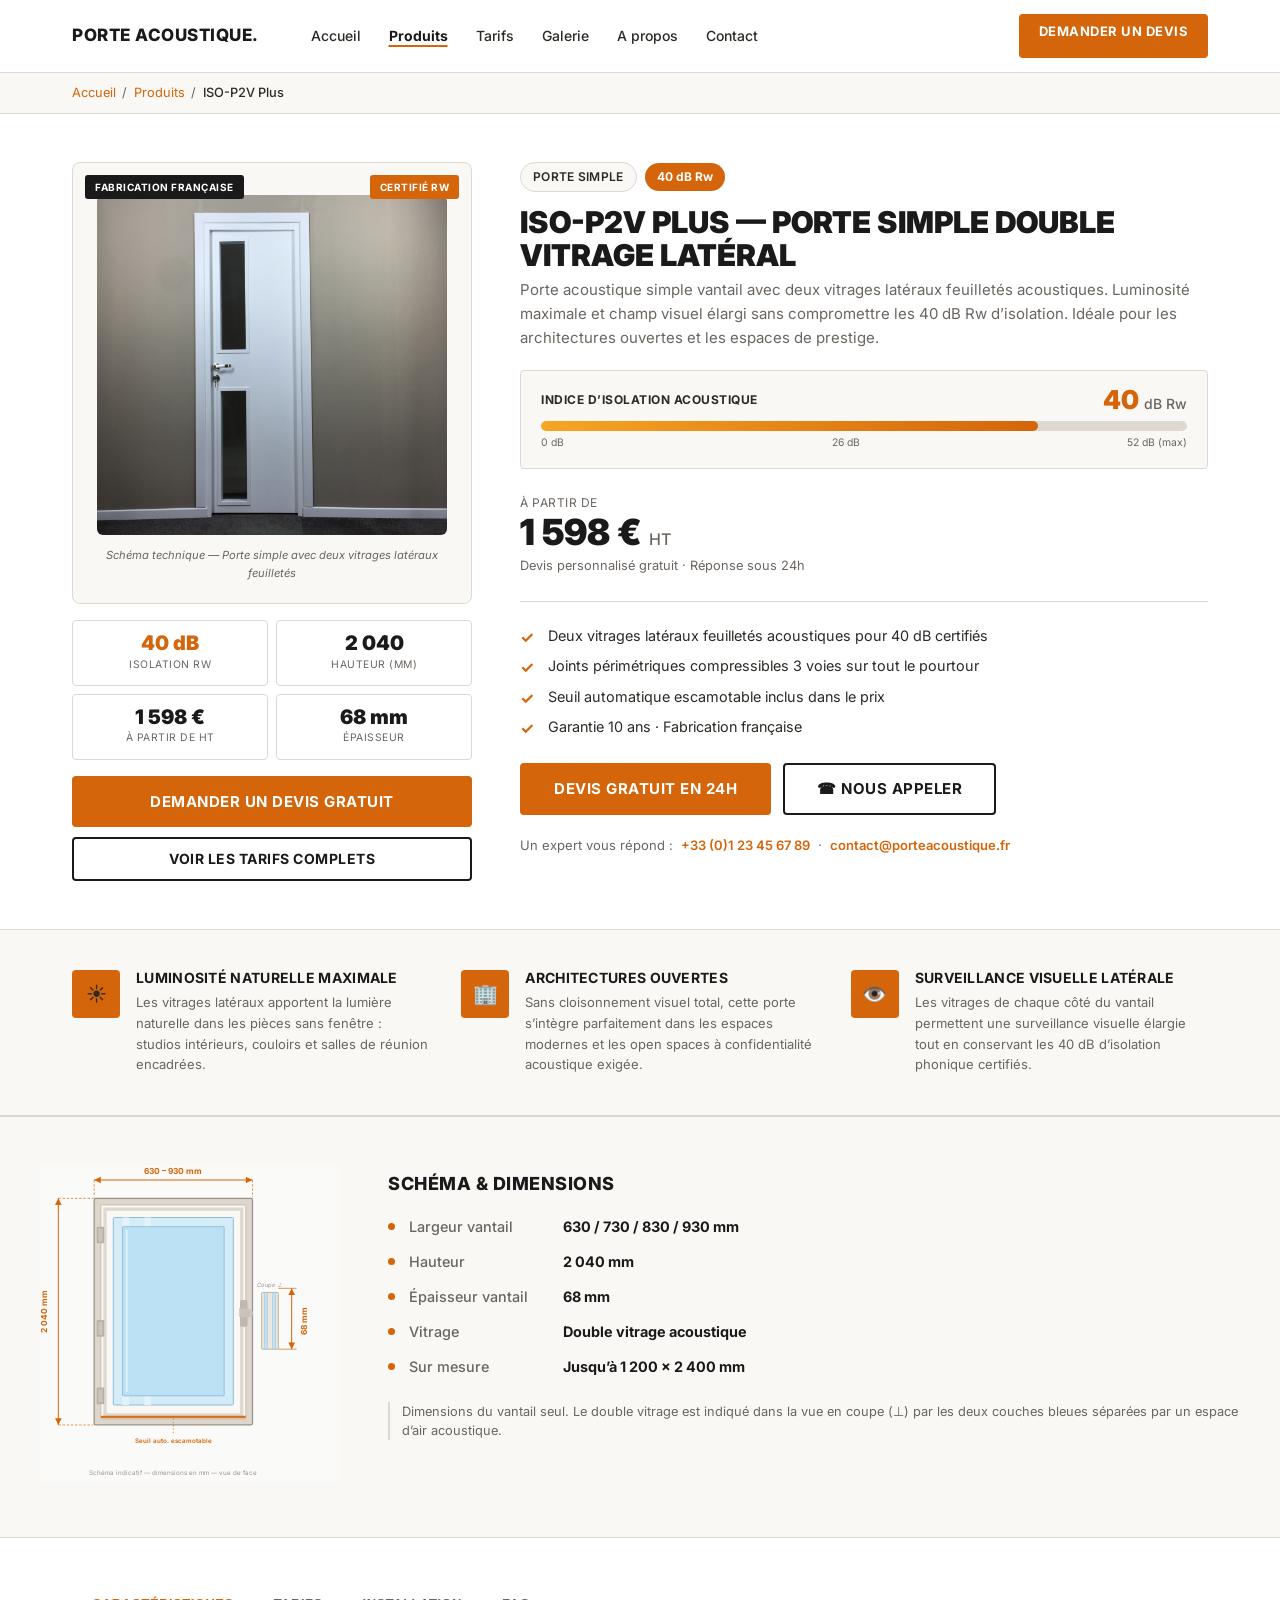
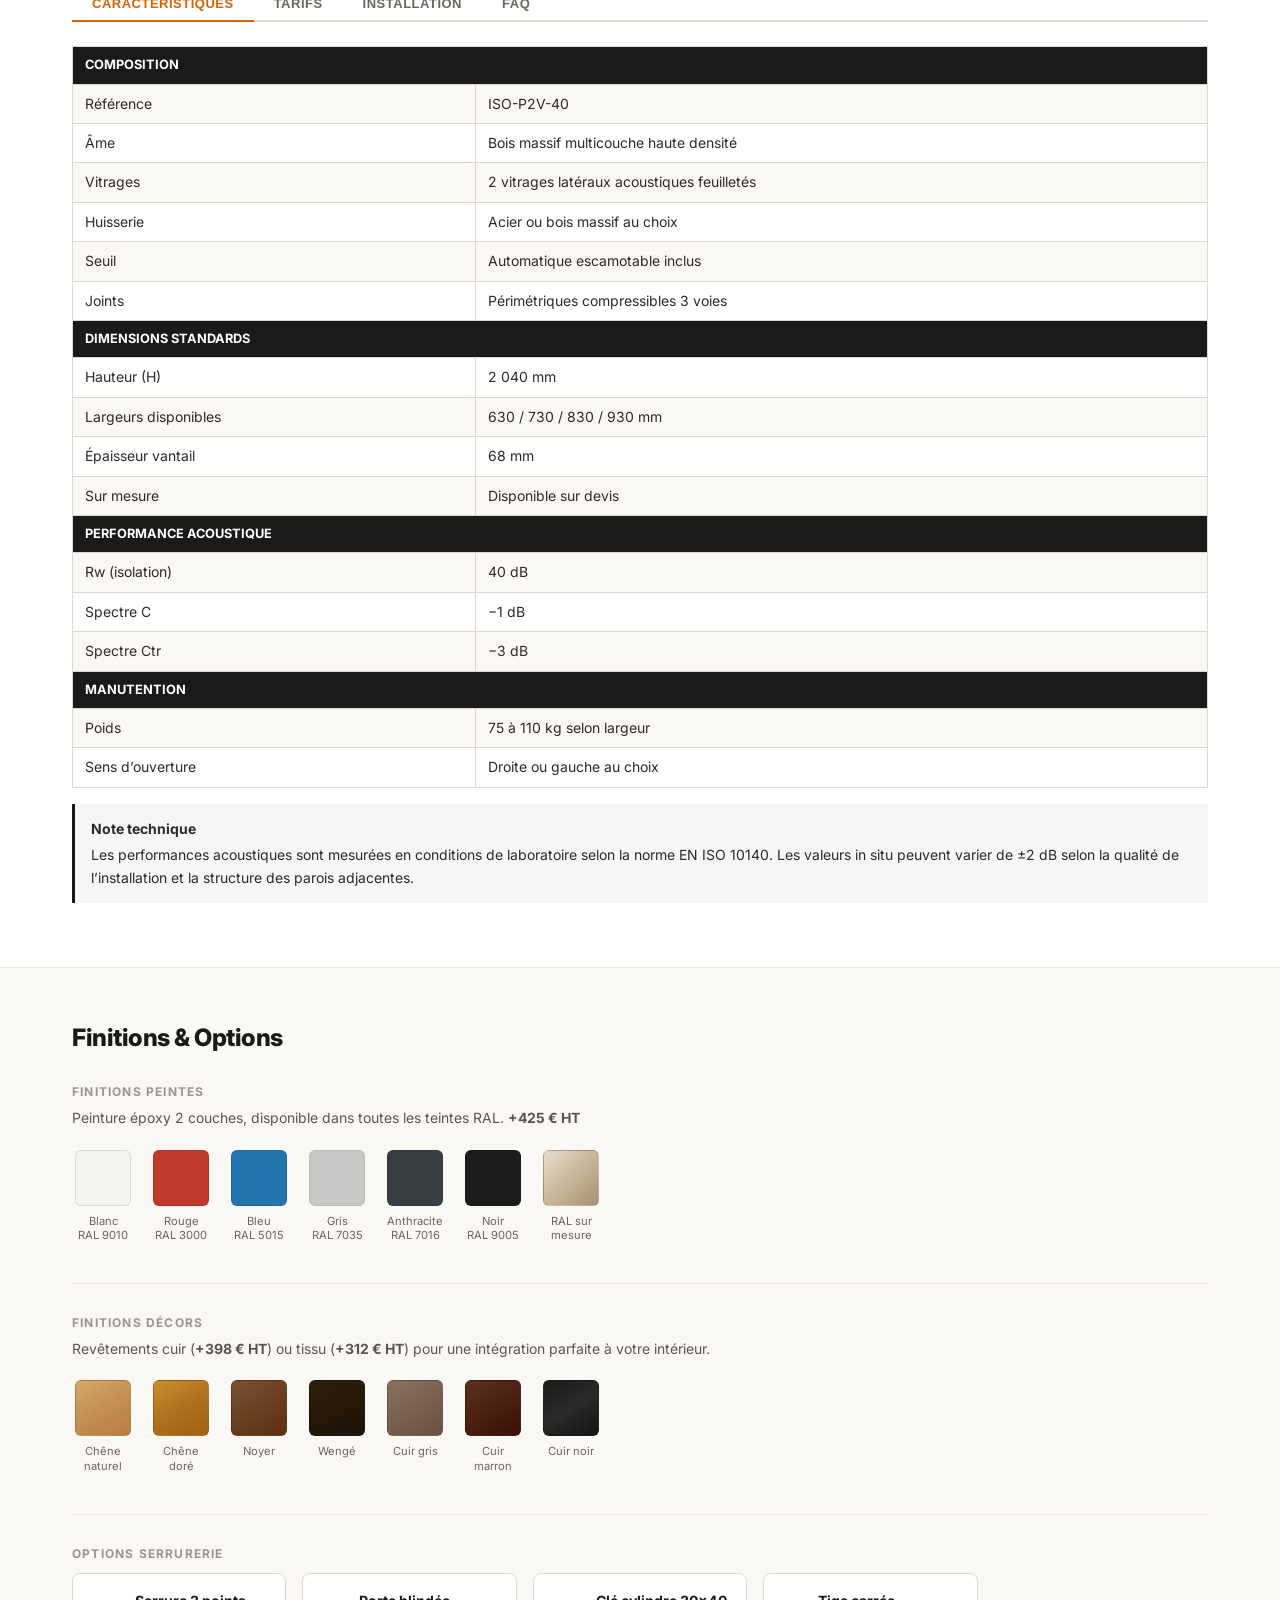
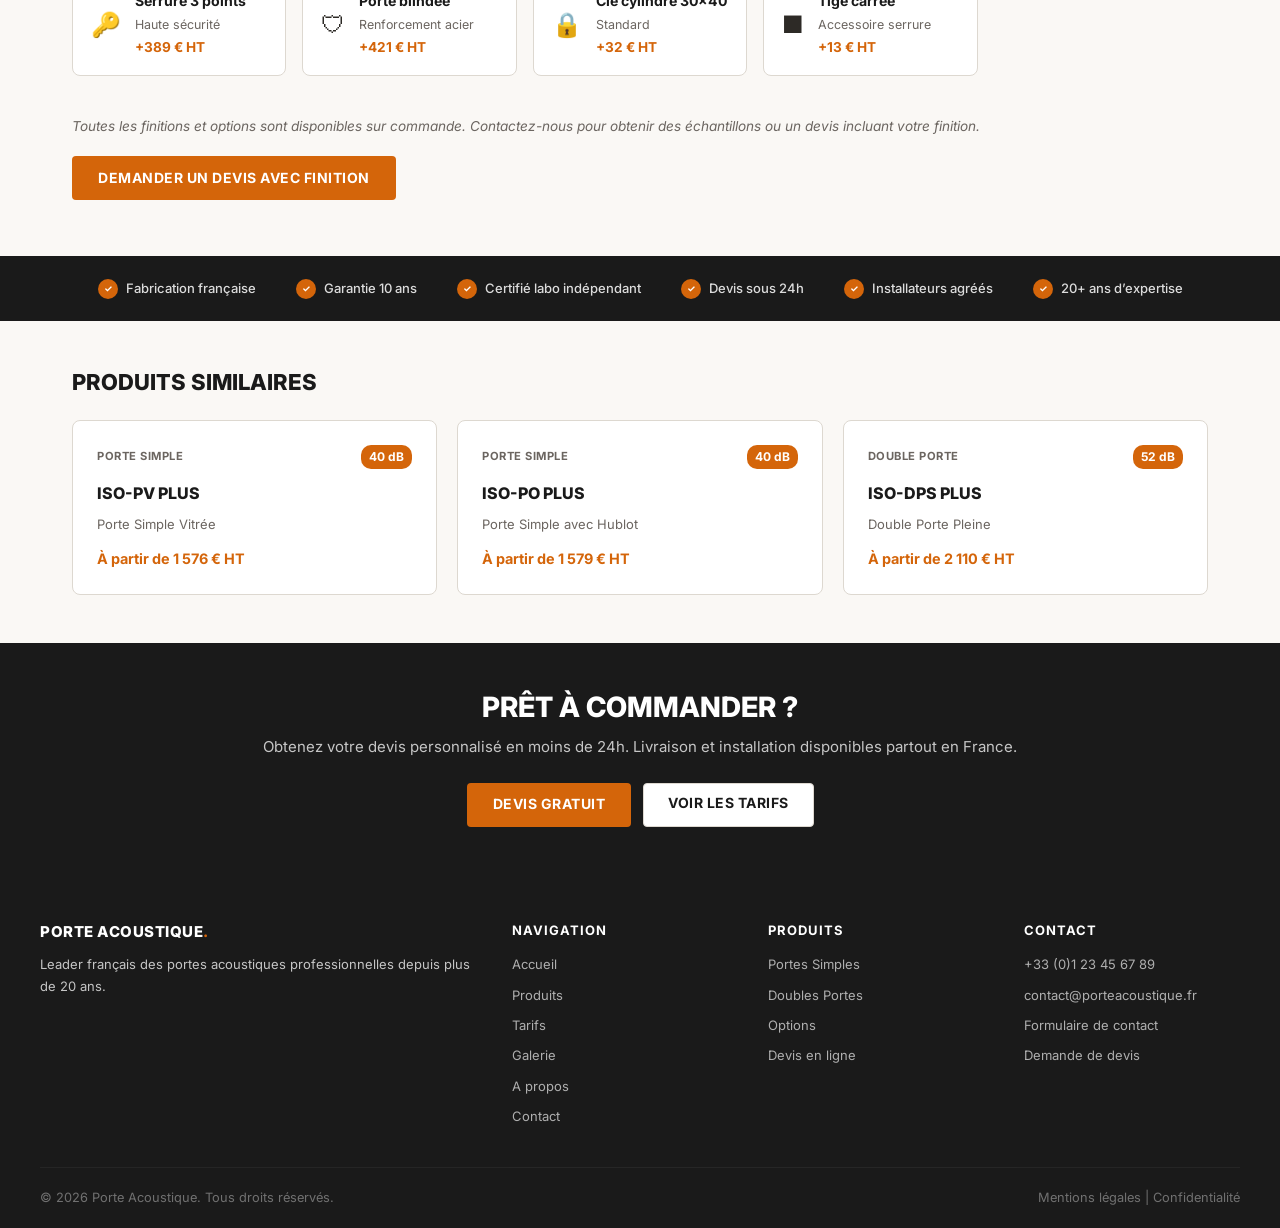
<file: produit-iso-p2v-plus.html>
<!DOCTYPE html>
<html lang="fr">
<head>
    <meta charset="UTF-8">
    <meta name="viewport" content="width=device-width, initial-scale=1.0">
    <title>ISO-P2V Plus &mdash; Porte Simple Double Vitrage Lat&eacute;ral 40 dB | Porte Acoustique</title>
    <meta name="description" content="ISO-P2V Plus : porte acoustique avec deux vitrages lat&eacute;raux feuillet&eacute;s, 40 dB Rw, &agrave; partir de 1&nbsp;598&nbsp;&euro; HT. Luminosit&eacute; maximale et isolation pr&eacute;serv&eacute;e. Fabrication fran&ccedil;aise.">
    <meta name="theme-color" content="#d4650a">
    <link rel="preconnect" href="https://fonts.googleapis.com">
    <link rel="preconnect" href="https://fonts.gstatic.com" crossorigin>
    <link href="https://fonts.googleapis.com/css2?family=Inter:wght@400;500;600;700;800&display=swap" rel="stylesheet">
    <link rel="stylesheet" href="css/style.css">
</head>
<body>

<nav class="navbar">
    <div class="nav-inner">
        <a href="index.html" class="logo">PORTE ACOUSTIQUE<span class="logo-dot">.</span></a>
        <ul class="nav-links" id="navLinks">
            <li><a href="index.html">Accueil</a></li>
            <li><a href="produits.html" class="active">Produits</a></li>
            <li><a href="tarifs.html">Tarifs</a></li>
            <li><a href="galerie.html">Galerie</a></li>
            <li><a href="a-propos.html">A propos</a></li>
            <li><a href="contact.html">Contact</a></li>
            <li class="nav-mobile-devis"><a href="devis.html">Devis gratuit &rarr;</a></li>
        </ul>
        <a href="devis.html" class="btn btn-nav-devis">Demander un Devis</a>
        <button class="mobile-toggle" id="mobileToggle" aria-label="Menu" aria-expanded="false" aria-controls="navLinks">
            <span></span><span></span><span></span>
        </button>
    </div>
</nav>

<div class="pdp-breadcrumb-bar">
    <div class="container">
        <a href="index.html">Accueil</a>
        <span class="sep">/</span>
        <a href="produits.html">Produits</a>
        <span class="sep">/</span>
        <span>ISO-P2V Plus</span>
    </div>
</div>

<section class="pdp-section">
    <div class="container">
        <div class="pdp-layout">

            <aside class="pdp-visual">
                <div class="pdp-visual-wrap">
                    <span class="pdp-fab-badge">Fabrication fran&ccedil;aise</span>
                    <span class="pdp-cert-badge">Certifi&eacute; Rw</span>
                    <img src="images_agenererplustard/IMG_5763.jpg" alt="ISO-P2V Plus porte acoustique simple double vitrage lat&eacute;ral" style="width:100%;max-height:340px;object-fit:cover;border-radius:6px;">
                    <p class="pdp-schema-label">Sch&eacute;ma technique &mdash; Porte simple avec deux vitrages lat&eacute;raux feuillet&eacute;s</p>
                </div>
                <div class="pdp-quick-stats">
                    <div class="pdp-stat"><div class="pdp-stat-val highlight">40 dB</div><div class="pdp-stat-lbl">Isolation Rw</div></div>
                    <div class="pdp-stat"><div class="pdp-stat-val">2 040</div><div class="pdp-stat-lbl">Hauteur (mm)</div></div>
                    <div class="pdp-stat"><div class="pdp-stat-val">1 598 &euro;</div><div class="pdp-stat-lbl">&Agrave; partir de HT</div></div>
                    <div class="pdp-stat"><div class="pdp-stat-val">68 mm</div><div class="pdp-stat-lbl">&Eacute;paisseur</div></div>
                </div>
                <div class="pdp-visual-cta">
                    <a href="devis.html?modele=ISO-P2V-Plus" class="btn btn-orange btn-full btn-lg">Demander un devis gratuit</a>
                    <a href="tarifs.html#portes-simples" class="btn btn-outline btn-full">Voir les tarifs complets</a>
                </div>
            </aside>

            <div class="pdp-info">
                <div class="pdp-badges">
                    <span class="badge-cat">Porte Simple</span>
                    <span class="badge-db">40 dB Rw</span>
                </div>
                <h1>ISO-P2V Plus &mdash; Porte Simple Double Vitrage Lat&eacute;ral</h1>
                <p class="pdp-subtitle">Porte acoustique simple vantail avec deux vitrages lat&eacute;raux feuillet&eacute;s acoustiques. Luminosit&eacute; maximale et champ visuel &eacute;largi sans compromettre les 40 dB Rw d&rsquo;isolation. Id&eacute;ale pour les architectures ouvertes et les espaces de prestige.</p>

                <div class="db-perf-wrap">
                    <div class="db-perf-label-row">
                        <span class="db-perf-title">Indice d&rsquo;isolation acoustique</span>
                        <span class="db-perf-value">40 <span>dB Rw</span></span>
                    </div>
                    <div class="db-bar-track">
                        <div class="db-bar-fill" style="width:77%"></div>
                    </div>
                    <div class="db-scale"><span>0 dB</span><span>26 dB</span><span>52 dB (max)</span></div>
                </div>

                <div class="pdp-price-block">
                    <div class="pdp-price-from">&Agrave; partir de</div>
                    <div class="pdp-price-val">1 598 &euro; <span>HT</span></div>
                    <div class="pdp-price-note">Devis personnalis&eacute; gratuit &middot; R&eacute;ponse sous 24h</div>
                </div>

                <ul class="pdp-highlights">
                    <li class="pdp-highlight">Deux vitrages lat&eacute;raux feuillet&eacute;s acoustiques pour 40 dB certifi&eacute;s</li>
                    <li class="pdp-highlight">Joints p&eacute;rim&eacute;triques compressibles 3 voies sur tout le pourtour</li>
                    <li class="pdp-highlight">Seuil automatique escamotable inclus dans le prix</li>
                    <li class="pdp-highlight">Garantie 10 ans &middot; Fabrication fran&ccedil;aise</li>
                </ul>

                <div class="pdp-cta-block">
                    <a href="devis.html?modele=ISO-P2V-Plus" class="btn btn-orange btn-lg">Devis gratuit en 24h</a>
                    <a href="tel:+33123456789" class="btn btn-outline btn-lg">&#9742; Nous appeler</a>
                </div>

                <div class="pdp-contact-line">
                    <span>Un expert vous r&eacute;pond :</span>
                    <a href="tel:+33123456789">+33 (0)1 23 45 67 89</a>
                    <span>&middot;</span>
                    <a href="mailto:contact@porteacoustique.fr">contact@porteacoustique.fr</a>
                </div>
            </div>

        </div>
    </div>
</section>

<section class="pdp-args-section">
    <div class="container">
        <div class="pdp-args-grid">
            <div class="pdp-arg-item">
                <div class="pdp-arg-icon">&#9728;&#65039;</div>
                <div class="pdp-arg-text">
                    <h4>Luminosit&eacute; naturelle maximale</h4>
                    <p>Les vitrages lat&eacute;raux apportent la lumi&egrave;re naturelle dans les pi&egrave;ces sans fen&ecirc;tre : studios int&eacute;rieurs, couloirs et salles de r&eacute;union encadr&eacute;es.</p>
                </div>
            </div>
            <div class="pdp-arg-item">
                <div class="pdp-arg-icon">&#127970;</div>
                <div class="pdp-arg-text">
                    <h4>Architectures ouvertes</h4>
                    <p>Sans cloisonnement visuel total, cette porte s&rsquo;int&egrave;gre parfaitement dans les espaces modernes et les open spaces &agrave; confidentialit&eacute; acoustique exig&eacute;e.</p>
                </div>
            </div>
            <div class="pdp-arg-item">
                <div class="pdp-arg-icon">&#128065;&#65039;</div>
                <div class="pdp-arg-text">
                    <h4>Surveillance visuelle lat&eacute;rale</h4>
                    <p>Les vitrages de chaque c&ocirc;t&eacute; du vantail permettent une surveillance visuelle &eacute;largie tout en conservant les 40 dB d&rsquo;isolation phonique certifi&eacute;s.</p>
                </div>
            </div>
        </div>
    </div>
</section>

<!-- Schéma technique -->
<section class="pdp-schema-section">
    <div class="pdp-schema-inner">
        <div class="pdp-schema-drawing">
            <svg viewBox="0 0 360 380" xmlns="http://www.w3.org/2000/svg" style="width:300px;max-width:100%;font-family:Inter,Arial,sans-serif;" aria-label="Schéma technique ISO-P2V Plus">
                <rect width="360" height="380" fill="#fafaf8" rx="4"/>
                <!-- Dormant -->
                <rect x="65" y="40" width="190" height="272" rx="2" fill="#ddd6cc" stroke="#9a9288" stroke-width="1.5"/>
                <!-- Vantail -->
                <rect x="73" y="48" width="174" height="257" rx="1" fill="#faf8f4" stroke="#c8c0b0" stroke-width="1.2"/>
                <rect x="78" y="53" width="164" height="247" fill="none" stroke="#ddd8d0" stroke-width="4"/>
                <!-- Double vitrage — vitre extérieure -->
                <rect x="88" y="63" width="144" height="225" rx="1" fill="#d4ecf8" stroke="#90bcd8" stroke-width="1.2"/>
                <!-- Espace inter-vitre (bande légèrement différente) -->
                <rect x="99" y="63" width="8" height="225" fill="#e4f2fc"/>
                <rect x="125" y="63" width="8" height="225" fill="#e4f2fc"/>
                <!-- Vitre intérieure (légèrement décalée) -->
                <rect x="99" y="74" width="122" height="203" rx="1" fill="#bce0f4" stroke="#78aed0" stroke-width="0.8"/>
                <line x1="104" y1="78" x2="104" y2="272" stroke="rgba(255,255,255,0.5)" stroke-width="2.5"/>
                <!-- Paumelles -->
                <rect x="68" y="74" width="9" height="20" rx="1.5" fill="#b8b0a4"/><rect x="70" y="76" width="5" height="16" rx="1" fill="#ccc4b8"/>
                <rect x="68" y="186" width="9" height="20" rx="1.5" fill="#b8b0a4"/><rect x="70" y="188" width="5" height="16" rx="1" fill="#ccc4b8"/>
                <rect x="68" y="267" width="9" height="20" rx="1.5" fill="#b8b0a4"/><rect x="70" y="269" width="5" height="16" rx="1" fill="#ccc4b8"/>
                <!-- Poignée -->
                <rect x="240" y="162" width="9" height="32" rx="2" fill="#c0b8b0"/>
                <path d="M239 172 Q253 172 255 175 Q257 178 255 181 Q253 184 239 182 Z" fill="#ccc4bc"/>
                <!-- Seuil -->
                <rect x="73" y="301" width="174" height="3" rx="1" fill="#d4650a" opacity="0.9"/>
                <line x1="160" y1="304" x2="160" y2="324" stroke="#d4650a" stroke-width="0.7" stroke-dasharray="2,2"/>
                <text x="160" y="334" text-anchor="middle" font-size="7.5" fill="#d4650a" font-weight="600">Seuil auto. escamotable</text>
                <!-- COTE LARGEUR -->
                <line x1="65" y1="18" x2="255" y2="18" stroke="#d4650a" stroke-width="1.2"/>
                <polygon points="65,18 73,14 73,22" fill="#d4650a"/>
                <polygon points="255,18 247,14 247,22" fill="#d4650a"/>
                <line x1="65" y1="18" x2="65" y2="39" stroke="#d4650a" stroke-width="0.8" stroke-dasharray="3,2"/>
                <line x1="255" y1="18" x2="255" y2="39" stroke="#d4650a" stroke-width="0.8" stroke-dasharray="3,2"/>
                <text x="160" y="11" text-anchor="middle" font-size="10" fill="#d4650a" font-weight="700">630 &#x2013; 930 mm</text>
                <!-- COTE HAUTEUR -->
                <line x1="22" y1="40" x2="22" y2="312" stroke="#d4650a" stroke-width="1.2"/>
                <polygon points="22,40 18,48 26,48" fill="#d4650a"/>
                <polygon points="22,312 18,304 26,304" fill="#d4650a"/>
                <line x1="22" y1="40" x2="64" y2="40" stroke="#d4650a" stroke-width="0.8" stroke-dasharray="3,2"/>
                <line x1="22" y1="312" x2="64" y2="312" stroke="#d4650a" stroke-width="0.8" stroke-dasharray="3,2"/>
                <text x="9" y="176" text-anchor="middle" font-size="10" fill="#d4650a" font-weight="700" transform="rotate(-90,9,176)">2 040 mm</text>
                <!-- VUE EN COUPE (double vitrage visible) -->
                <text x="276" y="146" text-anchor="middle" font-size="7" fill="#9a9490" font-style="italic">Coupe &#x22A5;</text>
                <rect x="266" y="153" width="20" height="68" rx="1" fill="#ede8de" stroke="#b0a898" stroke-width="1"/>
                <!-- 2 vitres dans la coupe -->
                <rect x="269" y="153" width="4" height="68" fill="#c4dff0" stroke="#90bcd8" stroke-width="0.5"/>
                <rect x="279" y="153" width="4" height="68" fill="#c4dff0" stroke="#90bcd8" stroke-width="0.5"/>
                <line x1="286" y1="148" x2="308" y2="148" stroke="#d4650a" stroke-width="0.8"/>
                <line x1="286" y1="221" x2="308" y2="221" stroke="#d4650a" stroke-width="0.8"/>
                <line x1="302" y1="148" x2="302" y2="221" stroke="#d4650a" stroke-width="1.2"/>
                <polygon points="302,148 298,156 306,156" fill="#d4650a"/>
                <polygon points="302,221 298,213 306,213" fill="#d4650a"/>
                <text x="320" y="187" text-anchor="middle" font-size="10" fill="#d4650a" font-weight="700" transform="rotate(-90,320,187)">68 mm</text>
                <text x="160" y="372" text-anchor="middle" font-size="7.5" fill="#9a9490">Sch&#xe9;ma indicatif &#x2014; dimensions en mm &#x2014; vue de face</text>
            </svg>
        </div>
        <div class="pdp-schema-info">
            <h2 class="pdp-schema-info-title">Sch&eacute;ma &amp; Dimensions</h2>
            <ul class="pdp-schema-dims">
                <li><span class="dim-dot"></span><span class="dim-label">Largeur vantail</span><span class="dim-value">630 / 730 / 830 / 930 mm</span></li>
                <li><span class="dim-dot"></span><span class="dim-label">Hauteur</span><span class="dim-value">2 040 mm</span></li>
                <li><span class="dim-dot"></span><span class="dim-label">&Eacute;paisseur vantail</span><span class="dim-value">68 mm</span></li>
                <li><span class="dim-dot"></span><span class="dim-label">Vitrage</span><span class="dim-value">Double vitrage acoustique</span></li>
                <li><span class="dim-dot"></span><span class="dim-label">Sur mesure</span><span class="dim-value">Jusqu&#x2019;&agrave; 1 200 &#xd7; 2 400 mm</span></li>
            </ul>
            <p class="pdp-schema-note">Dimensions du vantail seul. Le double vitrage est indiqu&eacute; dans la vue en coupe (&#x22A5;) par les deux couches bleues s&eacute;par&eacute;es par un espace d&rsquo;air acoustique.</p>
        </div>
    </div>
</section>

<section class="section">
    <div class="container">
        <div class="tabs-nav">
            <button class="tab-btn active" data-tab="tab-carac">Caract&eacute;ristiques</button>
            <button class="tab-btn" data-tab="tab-tarifs">Tarifs</button>
            <button class="tab-btn" data-tab="tab-install">Installation</button>
            <button class="tab-btn" data-tab="tab-faq">FAQ</button>
        </div>

        <div class="tab-panel active" id="tab-carac">
            <table class="specs-table">
                <tbody>
                    <tr class="specs-section-head"><td colspan="2">Composition</td></tr>
                    <tr><td>R&eacute;f&eacute;rence</td><td>ISO-P2V-40</td></tr>
                    <tr><td>&Acirc;me</td><td>Bois massif multicouche haute densit&eacute;</td></tr>
                    <tr><td>Vitrages</td><td>2 vitrages lat&eacute;raux acoustiques feuillet&eacute;s</td></tr>
                    <tr><td>Huisserie</td><td>Acier ou bois massif au choix</td></tr>
                    <tr><td>Seuil</td><td>Automatique escamotable inclus</td></tr>
                    <tr><td>Joints</td><td>P&eacute;rim&eacute;triques compressibles 3 voies</td></tr>
                    <tr class="specs-section-head"><td colspan="2">Dimensions standards</td></tr>
                    <tr><td>Hauteur (H)</td><td>2 040 mm</td></tr>
                    <tr><td>Largeurs disponibles</td><td>630 / 730 / 830 / 930 mm</td></tr>
                    <tr><td>&Eacute;paisseur vantail</td><td>68 mm</td></tr>
                    <tr><td>Sur mesure</td><td>Disponible sur devis</td></tr>
                    <tr class="specs-section-head"><td colspan="2">Performance acoustique</td></tr>
                    <tr><td>Rw (isolation)</td><td>40 dB</td></tr>
                    <tr><td>Spectre C</td><td>&minus;1 dB</td></tr>
                    <tr><td>Spectre Ctr</td><td>&minus;3 dB</td></tr>
                    <tr class="specs-section-head"><td colspan="2">Manutention</td></tr>
                    <tr><td>Poids</td><td>75 &agrave; 110 kg selon largeur</td></tr>
                    <tr><td>Sens d&rsquo;ouverture</td><td>Droite ou gauche au choix</td></tr>
                </tbody>
            </table>
            <div class="warning-box">
                <strong>Note technique</strong>
                Les performances acoustiques sont mesur&eacute;es en conditions de laboratoire selon la norme EN ISO 10140. Les valeurs in situ peuvent varier de &plusmn;2 dB selon la qualit&eacute; de l&rsquo;installation et la structure des parois adjacentes.
            </div>
        </div>

        <div class="tab-panel" id="tab-tarifs">
            <table class="specs-table">
                <thead>
                    <tr><th>Dimension</th><th>Tarif HT</th></tr>
                </thead>
                <tbody>
                    <tr><td>630 &times; 2 040 mm</td><td>1 598 &euro;</td></tr>
                    <tr><td>730 &times; 2 040 mm</td><td>1 721 &euro;</td></tr>
                    <tr><td>830 &times; 2 040 mm</td><td>1 861 &euro;</td></tr>
                    <tr><td>930 &times; 2 040 mm</td><td>1 921 &euro;</td></tr>
                </tbody>
            </table>
            <table class="specs-table" style="margin-top:1rem;">
                <thead><tr><th colspan="2">Options tarifaires</th></tr></thead>
                <tbody>
                    <tr><td>Serrure 3 points</td><td>389 &euro;</td></tr>
                    <tr><td>Finition cuir 1 c&ocirc;t&eacute;</td><td>398 &euro;</td></tr>
                    <tr><td>Finition tissu 1 c&ocirc;t&eacute;</td><td>312 &euro;</td></tr>
                    <tr><td>Peinture &eacute;poxy 2 c&ocirc;t&eacute;s (RAL)</td><td>425 &euro;</td></tr>
                    <tr><td>Porte blind&eacute;e</td><td>421 &euro;</td></tr>
                    <tr><td>Tige carr&eacute;</td><td>13 &euro;</td></tr>
                    <tr><td>Cl&eacute; cylindre 30x40</td><td>32 &euro;</td></tr>
                </tbody>
            </table>
            <div class="info-box" style="margin-top:1.5rem;">
                <strong>Dimension hors standard ?</strong>
                Demandez un devis sur mesure &mdash; nous r&eacute;alisons toutes dimensions jusqu&rsquo;&agrave; 1&nbsp;200 &times; 2&nbsp;400 mm.
            </div>
            <div style="margin-top:1.5rem;display:flex;gap:1rem;flex-wrap:wrap;">
                <a href="devis.html?modele=ISO-P2V-Plus" class="btn btn-orange">Demander un devis</a>
                <a href="tarifs.html#portes-simples" class="btn btn-outline">Voir tous les tarifs</a>
            </div>
        </div>

        <div class="tab-panel" id="tab-install">
            <div class="install-steps">
                <div class="install-step">
                    <div class="install-step-num">1</div>
                    <div class="install-step-content">
                        <strong>Pr&eacute;paration de l&rsquo;ouverture</strong>
                        <p>V&eacute;rification des cotes brutes : hauteur +10 mm, largeur +10 mm minimum. L&rsquo;ouverture doit &ecirc;tre d&rsquo;aplomb et de niveau avant la pose de l&rsquo;huisserie.</p>
                    </div>
                </div>
                <div class="install-step">
                    <div class="install-step-num">2</div>
                    <div class="install-step-content">
                        <strong>Mise en place de l&rsquo;huisserie</strong>
                        <p>Calage, v&eacute;rification de l&rsquo;&eacute;querrage et scellement selon le support. Bourrage complet des jours avec mousse acoustique haute densit&eacute;.</p>
                    </div>
                </div>
                <div class="install-step">
                    <div class="install-step-num">3</div>
                    <div class="install-step-content">
                        <strong>Accrochage du vantail</strong>
                        <p>Mise en place du vantail sur les paumelles pr&eacute;-r&eacute;gl&eacute;es. R&eacute;glage tridimensionnel pour alignement parfait avec les joints p&eacute;rim&eacute;triques.</p>
                    </div>
                </div>
                <div class="install-step">
                    <div class="install-step-num">4</div>
                    <div class="install-step-content">
                        <strong>R&eacute;glage &amp; contr&ocirc;le acoustique</strong>
                        <p>R&eacute;glage de la course du seuil escamotable. Test d&rsquo;&eacute;tanch&eacute;it&eacute; et v&eacute;rification de la bonne compression des joints sur tout le p&eacute;rim&egrave;tre.</p>
                    </div>
                </div>
            </div>
            <div class="warning-box">
                <strong>Installation professionnelle recommand&eacute;e</strong>
                Pour garantir les 40 dB annonc&eacute;s, la pose doit &ecirc;tre r&eacute;alis&eacute;e par un menuisier qualifi&eacute;. Contactez-nous pour &ecirc;tre mis en relation avec nos installateurs partenaires agr&eacute;&eacute;s.
            </div>
        </div>

        <div class="tab-panel" id="tab-faq">
            <div class="faq-list">
                <div class="faq-item">
                    <button class="faq-q">Quelle est la diff&eacute;rence avec l&rsquo;ISO-PV Plus ? <span class="faq-chevron">&#9660;</span></button>
                    <div class="faq-a">L&rsquo;ISO-PV Plus poss&egrave;de un vitrage int&eacute;gr&eacute; au centre du vantail. L&rsquo;ISO-P2V Plus a deux vitrages lat&eacute;raux de part et d&rsquo;autre du vantail, ce qui &eacute;largit le champ visuel et apporte davantage de lumi&egrave;re naturelle pour une largeur d&rsquo;ouverture identique.</div>
                </div>
                <div class="faq-item">
                    <button class="faq-q">Les vitrages lat&eacute;raux r&eacute;duisent-ils l&rsquo;isolation ? <span class="faq-chevron">&#9660;</span></button>
                    <div class="faq-a">Non. Les vitrages feuillet&eacute;s acoustiques sont sp&eacute;cialement con&ccedil;us pour maintenir les performances &agrave; 40 dB Rw, identiques au mod&egrave;le ISO-PV Plus. La technologie feuilleté acoustique assure une atténuation &eacute;quivalente &agrave; l&rsquo;&acirc;me bois du vantail.</div>
                </div>
                <div class="faq-item">
                    <button class="faq-q">Les vitrages peuvent-ils &ecirc;tre teint&eacute;s ? <span class="faq-chevron">&#9660;</span></button>
                    <div class="faq-a">Oui, nous proposons des vitrages feuillet&eacute;s teint&eacute; bronze ou fum&eacute; en option sur devis. &Agrave; pr&eacute;ciser lors de votre demande pour une int&eacute;gration parfaite &agrave; votre espace.</div>
                </div>
                <div class="faq-item">
                    <button class="faq-q">Peut-on commander des dimensions sur mesure ? <span class="faq-chevron">&#9660;</span></button>
                    <div class="faq-a">Absolument. Nous r&eacute;alisons toutes dimensions jusqu&rsquo;&agrave; 1&nbsp;200 &times; 2&nbsp;400 mm. Contactez-nous pour un devis adapt&eacute; &agrave; votre ouverture sp&eacute;cifique.</div>
                </div>
            </div>
        </div>

    </div>
</section>

<section class="finitions-section">
    <div class="container">
        <h2 class="finitions-title">Finitions &amp; Options</h2>

        <div class="finitions-group">
            <h3>Finitions peintes</h3>
            <p class="finitions-desc">Peinture &eacute;poxy 2 couches, disponible dans toutes les teintes RAL. <strong>+425 &euro; HT</strong></p>
            <div class="swatch-grid">
                <div class="swatch"><div class="swatch-color" style="background:#f4f3ef;"></div><span>Blanc RAL&nbsp;9010</span></div>
                <div class="swatch"><div class="swatch-color" style="background:#c0392b;"></div><span>Rouge RAL&nbsp;3000</span></div>
                <div class="swatch"><div class="swatch-color" style="background:#2475ae;"></div><span>Bleu RAL&nbsp;5015</span></div>
                <div class="swatch"><div class="swatch-color" style="background:#c8c8c6;border-color:#bbb;"></div><span>Gris RAL&nbsp;7035</span></div>
                <div class="swatch"><div class="swatch-color" style="background:#373f43;"></div><span>Anthracite RAL&nbsp;7016</span></div>
                <div class="swatch"><div class="swatch-color" style="background:#1c1c1c;"></div><span>Noir RAL&nbsp;9005</span></div>
                <div class="swatch"><div class="swatch-color" style="background:linear-gradient(135deg,#e8ddd0,#c8b89a,#a89070);"></div><span>RAL sur mesure</span></div>
            </div>
        </div>

        <hr class="finitions-divider">

        <div class="finitions-group">
            <h3>Finitions d&eacute;cors</h3>
            <p class="finitions-desc">Rev&ecirc;tements cuir (<strong>+398 &euro; HT</strong>) ou tissu (<strong>+312 &euro; HT</strong>) pour une int&eacute;gration parfaite &agrave; votre int&eacute;rieur.</p>
            <div class="swatch-grid">
                <div class="swatch"><div class="swatch-color" style="background:linear-gradient(150deg,#d4a96a,#c49050,#b87d40);"></div><span>Ch&ecirc;ne naturel</span></div>
                <div class="swatch"><div class="swatch-color" style="background:linear-gradient(150deg,#c8902a,#b07020,#a06010);"></div><span>Ch&ecirc;ne dor&eacute;</span></div>
                <div class="swatch"><div class="swatch-color" style="background:linear-gradient(150deg,#7a5230,#6a4020,#5a3010);"></div><span>Noyer</span></div>
                <div class="swatch"><div class="swatch-color" style="background:linear-gradient(150deg,#2e1f10,#251808,#1c1206);"></div><span>Weng&eacute;</span></div>
                <div class="swatch"><div class="swatch-color" style="background:linear-gradient(150deg,#8a7060,#7a6050,#6a5040);"></div><span>Cuir gris</span></div>
                <div class="swatch"><div class="swatch-color" style="background:linear-gradient(150deg,#5a3020,#4a2010,#3a1008);"></div><span>Cuir marron</span></div>
                <div class="swatch"><div class="swatch-color" style="background:linear-gradient(150deg,#1a1a1a,#2a2a2a,#121212);"></div><span>Cuir noir</span></div>
            </div>
        </div>

        <hr class="finitions-divider">

        <div class="finitions-group">
            <h3>Options serrurerie</h3>
            <div class="options-grid">
                <div class="option-card">
                    <div class="option-icon">&#128273;</div>
                    <div class="option-info">
                        <strong>Serrure 3 points</strong>
                        <span>Haute s&eacute;curit&eacute;</span>
                        <span class="option-price">+389 &euro; HT</span>
                    </div>
                </div>
                <div class="option-card">
                    <div class="option-icon">&#128737;</div>
                    <div class="option-info">
                        <strong>Porte blind&eacute;e</strong>
                        <span>Renforcement acier</span>
                        <span class="option-price">+421 &euro; HT</span>
                    </div>
                </div>
                <div class="option-card">
                    <div class="option-icon">&#128274;</div>
                    <div class="option-info">
                        <strong>Cl&eacute; cylindre 30&times;40</strong>
                        <span>Standard</span>
                        <span class="option-price">+32 &euro; HT</span>
                    </div>
                </div>
                <div class="option-card">
                    <div class="option-icon">&#9632;</div>
                    <div class="option-info">
                        <strong>Tige carr&eacute;e</strong>
                        <span>Accessoire serrure</span>
                        <span class="option-price">+13 &euro; HT</span>
                    </div>
                </div>
            </div>
        </div>

        <p class="finitions-note">Toutes les finitions et options sont disponibles sur commande. Contactez-nous pour obtenir des &eacute;chantillons ou un devis incluant votre finition.</p>
        <div style="margin-top:1.25rem;">
            <a href="devis.html?modele=ISO-P2V-Plus" class="btn btn-orange">Demander un devis avec finition</a>
        </div>
    </div>
</section>

<div class="trust-strip-v2">
    <div class="trust-strip-v2-inner">
        <div class="trust-item-v2"><span class="trust-icon-v2">&#10003;</span> Fabrication fran&ccedil;aise</div>
        <div class="trust-item-v2"><span class="trust-icon-v2">&#10003;</span> Garantie 10 ans</div>
        <div class="trust-item-v2"><span class="trust-icon-v2">&#10003;</span> Certifi&eacute; labo ind&eacute;pendant</div>
        <div class="trust-item-v2"><span class="trust-icon-v2">&#10003;</span> Devis sous 24h</div>
        <div class="trust-item-v2"><span class="trust-icon-v2">&#10003;</span> Installateurs agr&eacute;&eacute;s</div>
        <div class="trust-item-v2"><span class="trust-icon-v2">&#10003;</span> 20+ ans d&rsquo;expertise</div>
    </div>
</div>

<section class="related-section">
    <div class="container">
        <h2 class="related-title">Produits similaires</h2>
        <div class="related-grid">
            <a href="produit-iso-pv-plus.html" class="related-card">
                <div class="related-card-header">
                    <span class="related-card-cat">Porte Simple</span>
                    <span class="related-card-db">40 dB</span>
                </div>
                <div class="related-card-name">ISO-PV Plus</div>
                <div class="related-card-desc">Porte Simple Vitr&eacute;e</div>
                <div class="related-card-price">&Agrave; partir de 1 576 &euro; HT</div>
            </a>
            <a href="produit-iso-po-plus.html" class="related-card">
                <div class="related-card-header">
                    <span class="related-card-cat">Porte Simple</span>
                    <span class="related-card-db">40 dB</span>
                </div>
                <div class="related-card-name">ISO-PO Plus</div>
                <div class="related-card-desc">Porte Simple avec Hublot</div>
                <div class="related-card-price">&Agrave; partir de 1 579 &euro; HT</div>
            </a>
            <a href="produit-iso-dps-plus.html" class="related-card">
                <div class="related-card-header">
                    <span class="related-card-cat">Double Porte</span>
                    <span class="related-card-db">52 dB</span>
                </div>
                <div class="related-card-name">ISO-DPS Plus</div>
                <div class="related-card-desc">Double Porte Pleine</div>
                <div class="related-card-price">&Agrave; partir de 2 110 &euro; HT</div>
            </a>
        </div>
    </div>
</section>

<section class="cta-banner">
    <div class="container">
        <h2>Pr&ecirc;t &agrave; commander ?</h2>
        <p>Obtenez votre devis personnalis&eacute; en moins de 24h. Livraison et installation disponibles partout en France.</p>
        <div class="btn-group">
            <a href="devis.html?modele=ISO-P2V-Plus" class="btn btn-accent">Devis Gratuit</a>
            <a href="tarifs.html#portes-simples" class="btn btn-secondary">Voir les Tarifs</a>
        </div>
    </div>
</section>

<footer>
    <div class="footer-grid">
        <div class="footer-brand">
            <h3>PORTE ACOUSTIQUE<span style="color:var(--orange)">.</span></h3>
            <p>Leader fran&ccedil;ais des portes acoustiques professionnelles depuis plus de 20 ans.</p>
        </div>
        <div><h4>Navigation</h4><ul>
            <li><a href="index.html">Accueil</a></li>
            <li><a href="produits.html">Produits</a></li>
            <li><a href="tarifs.html">Tarifs</a></li>
            <li><a href="galerie.html">Galerie</a></li>
            <li><a href="a-propos.html">A propos</a></li>
            <li><a href="contact.html">Contact</a></li>
            <li class="nav-mobile-devis"><a href="devis.html">Devis gratuit &rarr;</a></li>
        </ul></div>
        <div><h4>Produits</h4><ul>
            <li><a href="tarifs.html#portes-simples">Portes Simples</a></li>
            <li><a href="tarifs.html#doubles-portes">Doubles Portes</a></li>
            <li><a href="tarifs.html#options">Options</a></li>
            <li><a href="devis.html">Devis en ligne</a></li>
        </ul></div>
        <div><h4>Contact</h4><ul>
            <li><a href="tel:+33123456789">+33 (0)1 23 45 67 89</a></li>
            <li><a href="mailto:contact@porteacoustique.fr">contact@porteacoustique.fr</a></li>
            <li><a href="contact.html">Formulaire de contact</a></li>
            <li><a href="devis.html">Demande de devis</a></li>
        </ul></div>
    </div>
    <div class="footer-bottom">
        <p>&copy; 2026 Porte Acoustique. Tous droits r&eacute;serv&eacute;s.</p>
        <p><a href="#">Mentions l&eacute;gales</a> | <a href="#">Confidentialit&eacute;</a></p>
    </div>
</footer>

<div class="sticky-devis-mobile" id="stickyDevis">
    <a href="devis.html?modele=ISO-P2V-Plus">Devis gratuit &mdash; ISO-P2V Plus</a>
</div>

<script src="js/main.js"></script>
<script>
document.querySelectorAll('.faq-q').forEach(function(btn){
    btn.addEventListener('click', function(){
        var item = this.closest('.faq-item');
        var wasOpen = item.classList.contains('open');
        document.querySelectorAll('.faq-item').forEach(function(i){ i.classList.remove('open'); });
        if(!wasOpen) item.classList.add('open');
    });
});
</script>
</body>
</html>
</file>
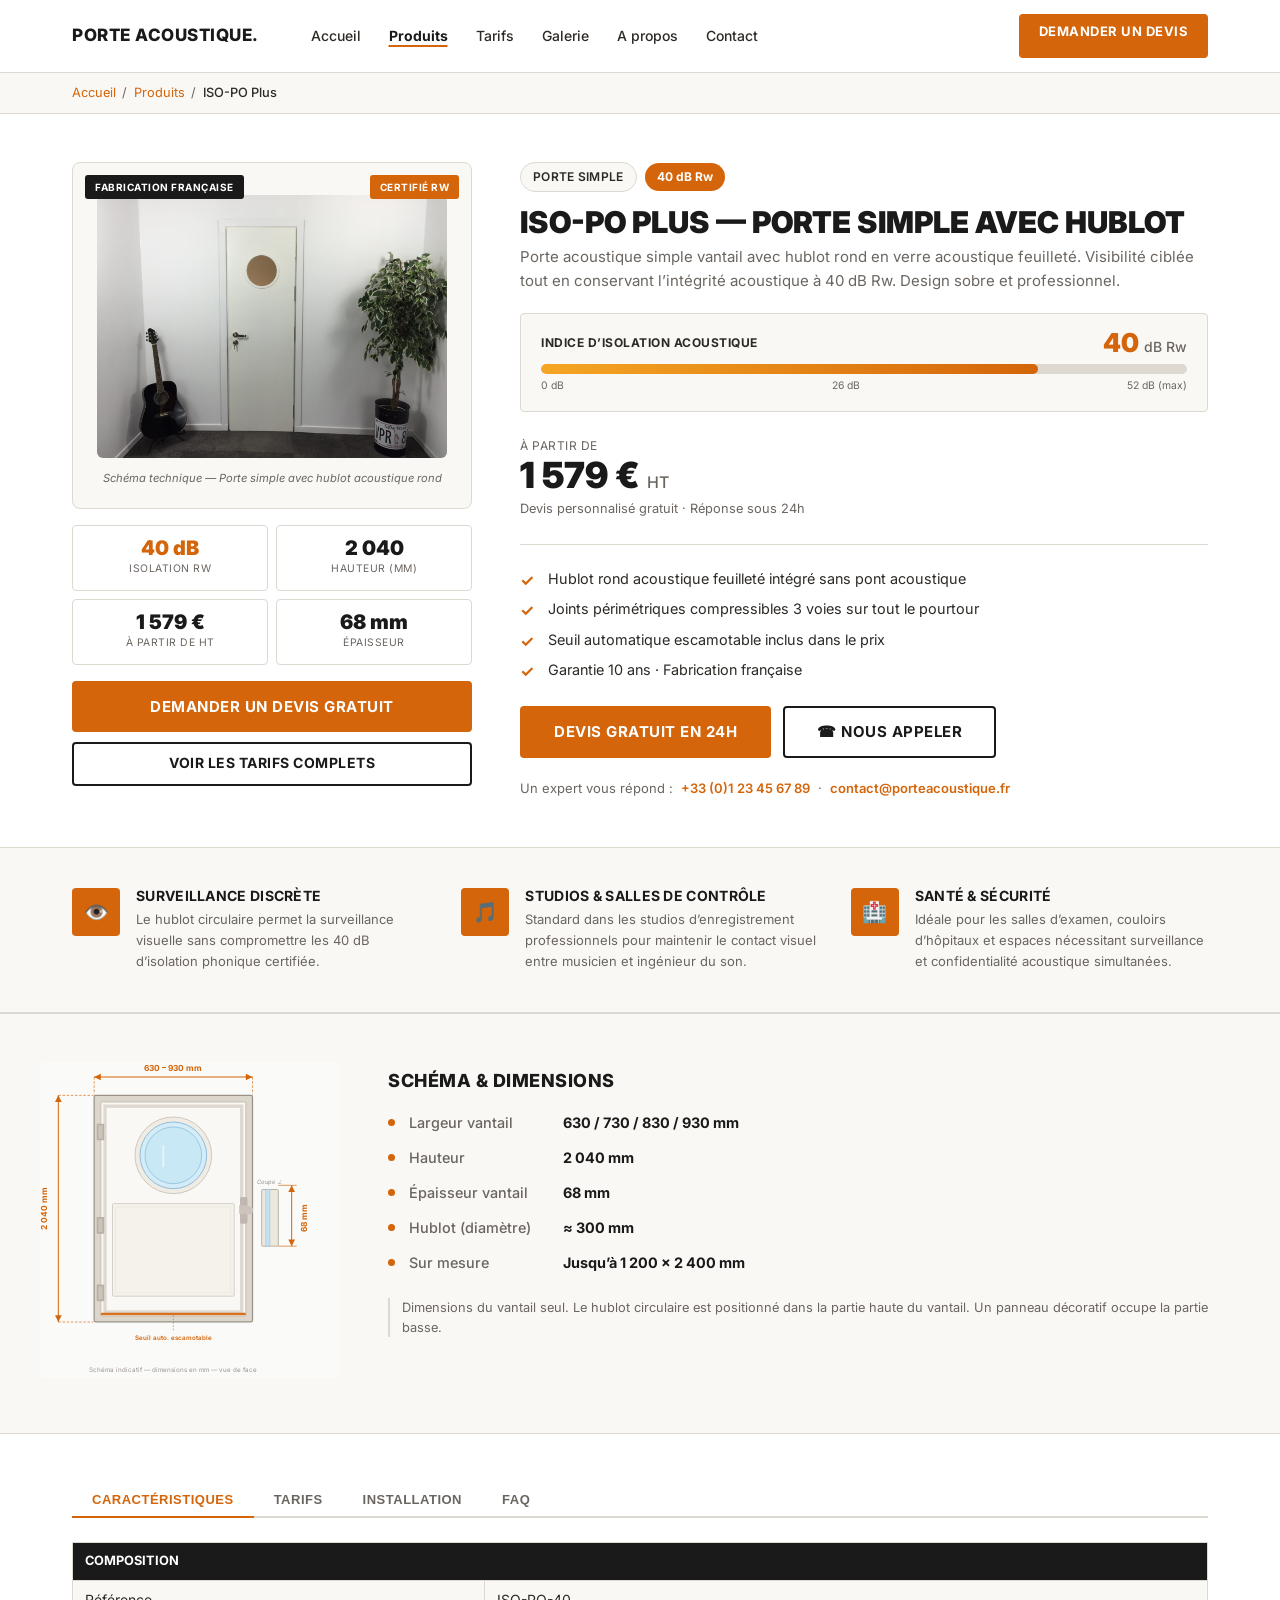
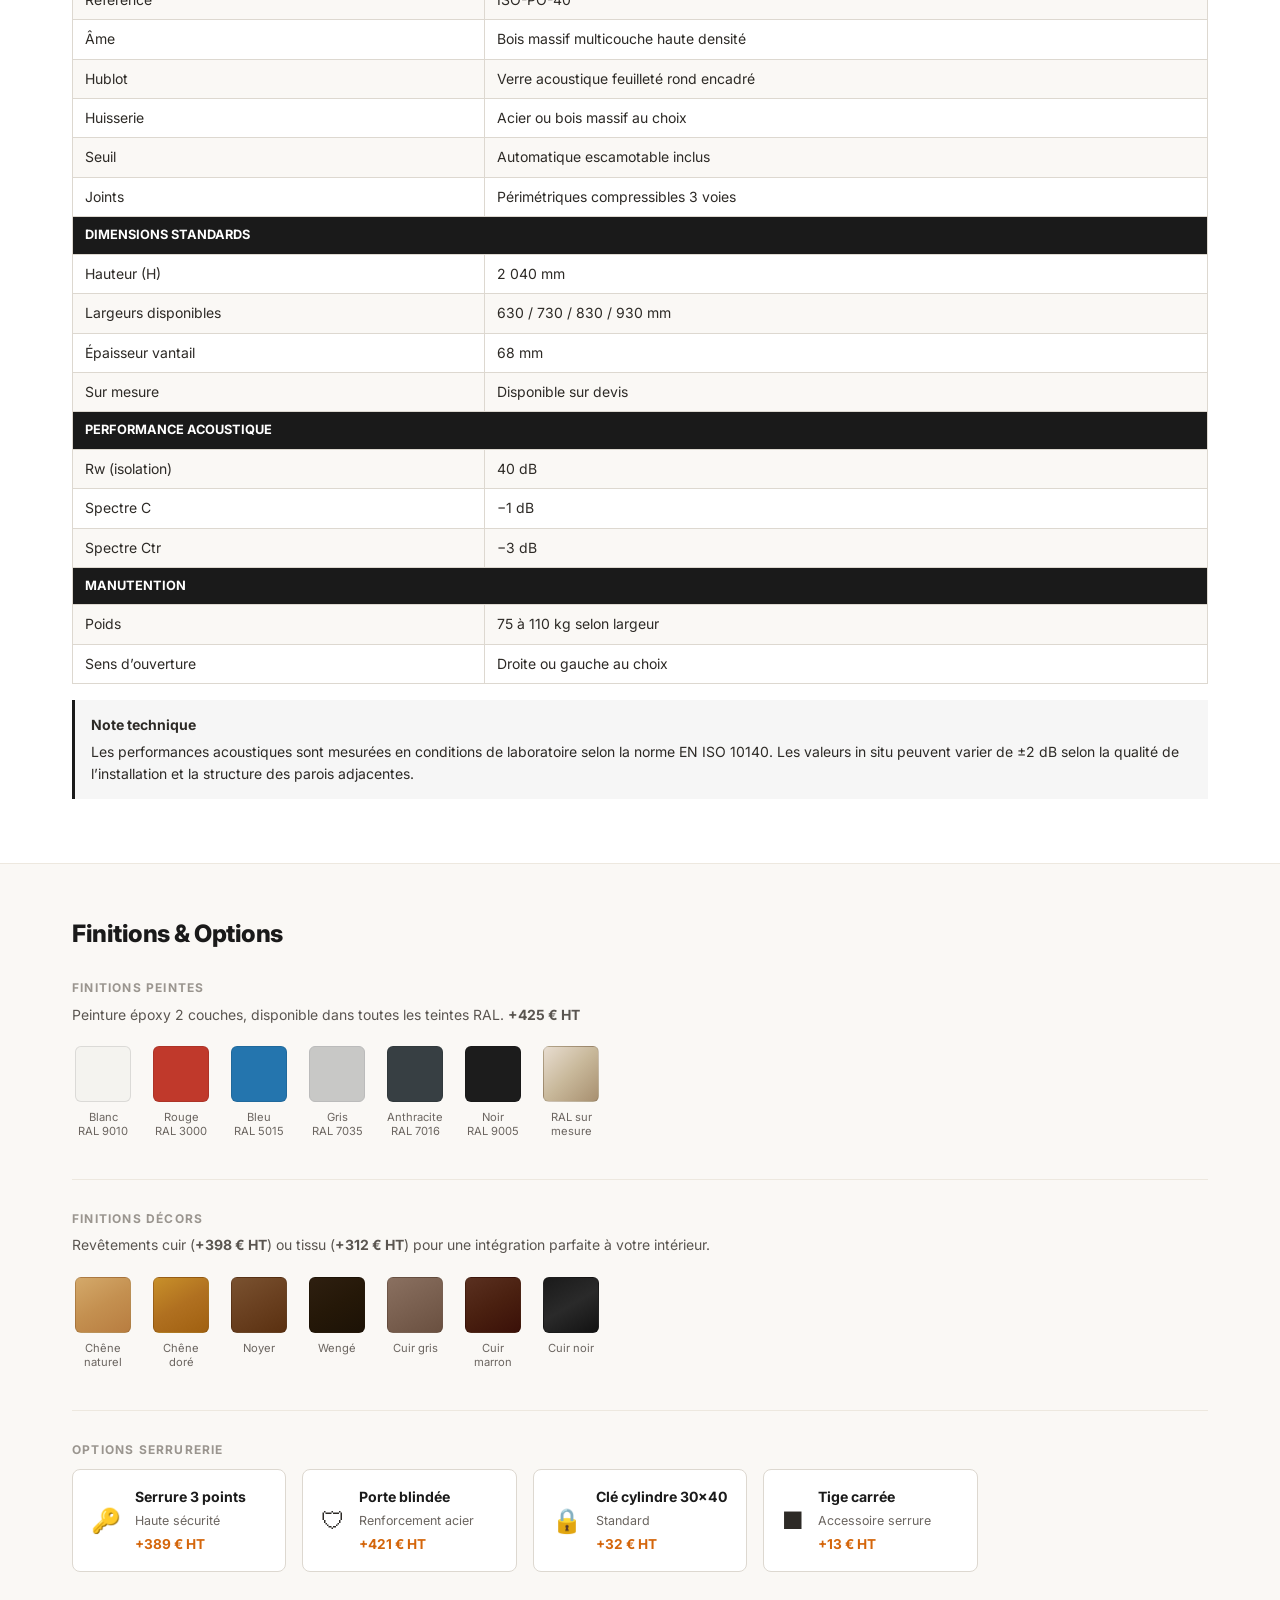
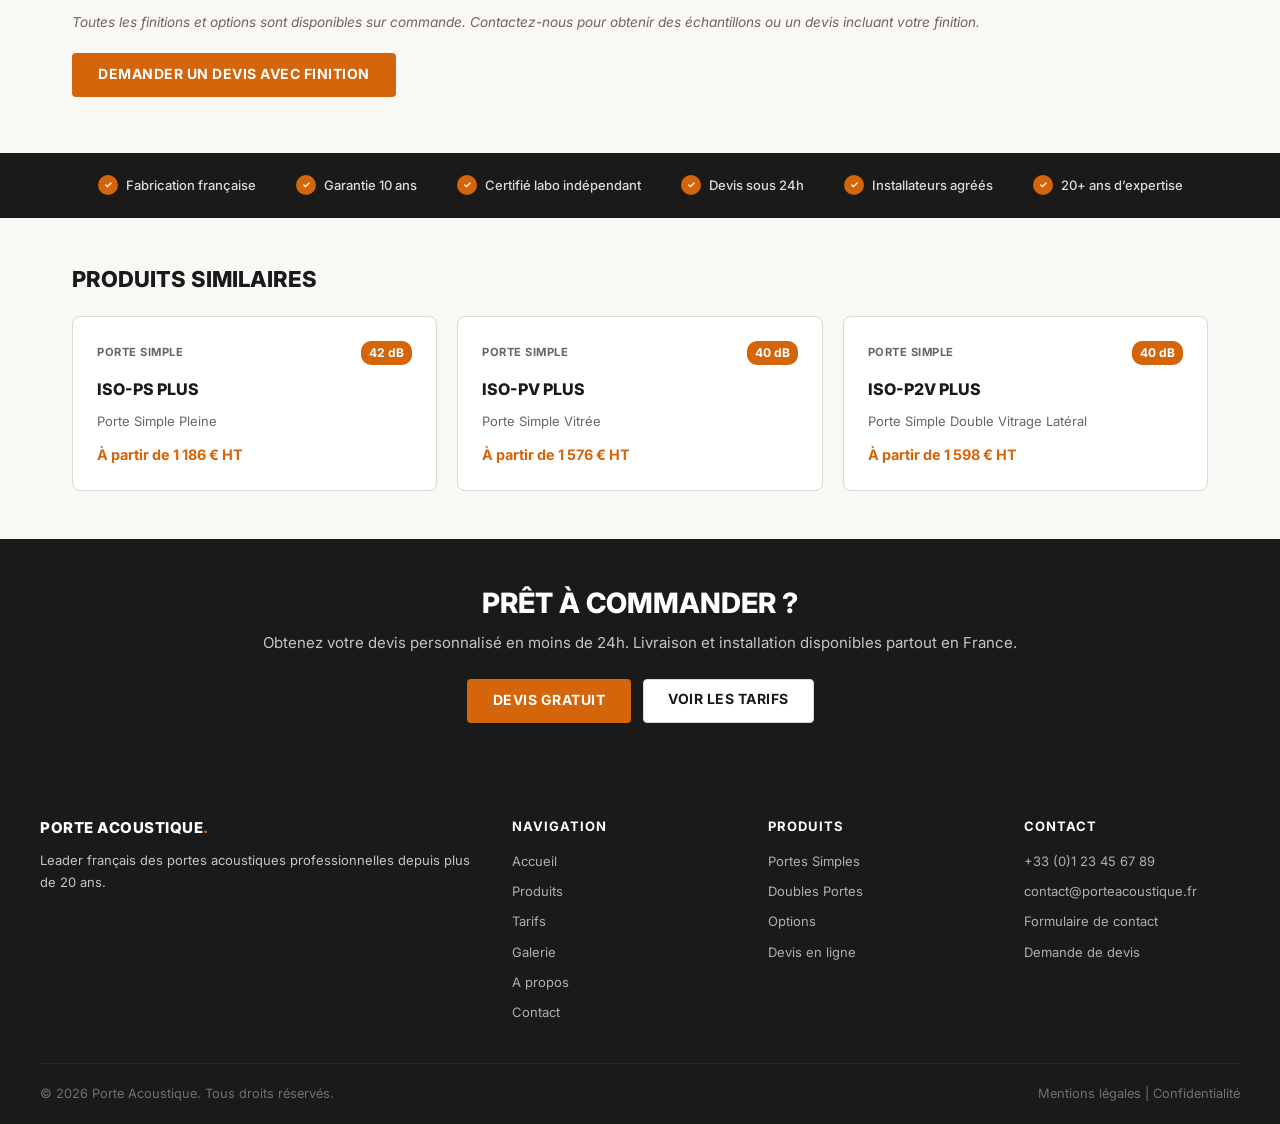
<file: produit-iso-po-plus.html>
<!DOCTYPE html>
<html lang="fr">
<head>
    <meta charset="UTF-8">
    <meta name="viewport" content="width=device-width, initial-scale=1.0">
    <title>ISO-PO Plus &mdash; Porte Simple avec Hublot 40 dB | Porte Acoustique</title>
    <meta name="description" content="ISO-PO Plus : porte acoustique simple vantail avec hublot, 40 dB Rw, &agrave; partir de 1&nbsp;579&nbsp;&euro; HT. Hublot acoustique feuilleté, seuil automatique, fabrication fran&ccedil;aise.">
    <meta name="theme-color" content="#d4650a">
    <link rel="preconnect" href="https://fonts.googleapis.com">
    <link rel="preconnect" href="https://fonts.gstatic.com" crossorigin>
    <link href="https://fonts.googleapis.com/css2?family=Inter:wght@400;500;600;700;800&display=swap" rel="stylesheet">
    <link rel="stylesheet" href="css/style.css">
</head>
<body>

<nav class="navbar">
    <div class="nav-inner">
        <a href="index.html" class="logo">PORTE ACOUSTIQUE<span class="logo-dot">.</span></a>
        <ul class="nav-links" id="navLinks">
            <li><a href="index.html">Accueil</a></li>
            <li><a href="produits.html" class="active">Produits</a></li>
            <li><a href="tarifs.html">Tarifs</a></li>
            <li><a href="galerie.html">Galerie</a></li>
            <li><a href="a-propos.html">A propos</a></li>
            <li><a href="contact.html">Contact</a></li>
            <li class="nav-mobile-devis"><a href="devis.html">Devis gratuit &rarr;</a></li>
        </ul>
        <a href="devis.html" class="btn btn-nav-devis">Demander un Devis</a>
        <button class="mobile-toggle" id="mobileToggle" aria-label="Menu" aria-expanded="false" aria-controls="navLinks">
            <span></span><span></span><span></span>
        </button>
    </div>
</nav>

<div class="pdp-breadcrumb-bar">
    <div class="container">
        <a href="index.html">Accueil</a>
        <span class="sep">/</span>
        <a href="produits.html">Produits</a>
        <span class="sep">/</span>
        <span>ISO-PO Plus</span>
    </div>
</div>

<section class="pdp-section">
    <div class="container">
        <div class="pdp-layout">

            <aside class="pdp-visual">
                <div class="pdp-visual-wrap">
                    <span class="pdp-fab-badge">Fabrication fran&ccedil;aise</span>
                    <span class="pdp-cert-badge">Certifi&eacute; Rw</span>
                    <img src="images_agenererplustard/IMG_6250-scaled.jpg" alt="ISO-PO Plus porte acoustique simple hublot" style="width:100%;max-height:340px;object-fit:cover;border-radius:6px;">
                    <p class="pdp-schema-label">Sch&eacute;ma technique &mdash; Porte simple avec hublot acoustique rond</p>
                </div>
                <div class="pdp-quick-stats">
                    <div class="pdp-stat"><div class="pdp-stat-val highlight">40 dB</div><div class="pdp-stat-lbl">Isolation Rw</div></div>
                    <div class="pdp-stat"><div class="pdp-stat-val">2 040</div><div class="pdp-stat-lbl">Hauteur (mm)</div></div>
                    <div class="pdp-stat"><div class="pdp-stat-val">1 579 &euro;</div><div class="pdp-stat-lbl">&Agrave; partir de HT</div></div>
                    <div class="pdp-stat"><div class="pdp-stat-val">68 mm</div><div class="pdp-stat-lbl">&Eacute;paisseur</div></div>
                </div>
                <div class="pdp-visual-cta">
                    <a href="devis.html?modele=ISO-PO-Plus" class="btn btn-orange btn-full btn-lg">Demander un devis gratuit</a>
                    <a href="tarifs.html#portes-simples" class="btn btn-outline btn-full">Voir les tarifs complets</a>
                </div>
            </aside>

            <div class="pdp-info">
                <div class="pdp-badges">
                    <span class="badge-cat">Porte Simple</span>
                    <span class="badge-db">40 dB Rw</span>
                </div>
                <h1>ISO-PO Plus &mdash; Porte Simple avec Hublot</h1>
                <p class="pdp-subtitle">Porte acoustique simple vantail avec hublot rond en verre acoustique feuilleté. Visibilit&eacute; cibl&eacute;e tout en conservant l&rsquo;int&eacute;grit&eacute; acoustique &agrave; 40 dB Rw. Design sobre et professionnel.</p>

                <div class="db-perf-wrap">
                    <div class="db-perf-label-row">
                        <span class="db-perf-title">Indice d&rsquo;isolation acoustique</span>
                        <span class="db-perf-value">40 <span>dB Rw</span></span>
                    </div>
                    <div class="db-bar-track">
                        <div class="db-bar-fill" style="width:77%"></div>
                    </div>
                    <div class="db-scale"><span>0 dB</span><span>26 dB</span><span>52 dB (max)</span></div>
                </div>

                <div class="pdp-price-block">
                    <div class="pdp-price-from">&Agrave; partir de</div>
                    <div class="pdp-price-val">1 579 &euro; <span>HT</span></div>
                    <div class="pdp-price-note">Devis personnalis&eacute; gratuit &middot; R&eacute;ponse sous 24h</div>
                </div>

                <ul class="pdp-highlights">
                    <li class="pdp-highlight">Hublot rond acoustique feuilleté int&eacute;gr&eacute; sans pont acoustique</li>
                    <li class="pdp-highlight">Joints p&eacute;rim&eacute;triques compressibles 3 voies sur tout le pourtour</li>
                    <li class="pdp-highlight">Seuil automatique escamotable inclus dans le prix</li>
                    <li class="pdp-highlight">Garantie 10 ans &middot; Fabrication fran&ccedil;aise</li>
                </ul>

                <div class="pdp-cta-block">
                    <a href="devis.html?modele=ISO-PO-Plus" class="btn btn-orange btn-lg">Devis gratuit en 24h</a>
                    <a href="tel:+33123456789" class="btn btn-outline btn-lg">&#9742; Nous appeler</a>
                </div>

                <div class="pdp-contact-line">
                    <span>Un expert vous r&eacute;pond :</span>
                    <a href="tel:+33123456789">+33 (0)1 23 45 67 89</a>
                    <span>&middot;</span>
                    <a href="mailto:contact@porteacoustique.fr">contact@porteacoustique.fr</a>
                </div>
            </div>

        </div>
    </div>
</section>

<section class="pdp-args-section">
    <div class="container">
        <div class="pdp-args-grid">
            <div class="pdp-arg-item">
                <div class="pdp-arg-icon">&#128065;&#65039;</div>
                <div class="pdp-arg-text">
                    <h4>Surveillance discr&egrave;te</h4>
                    <p>Le hublot circulaire permet la surveillance visuelle sans compromettre les 40 dB d&rsquo;isolation phonique certifi&eacute;e.</p>
                </div>
            </div>
            <div class="pdp-arg-item">
                <div class="pdp-arg-icon">&#127925;</div>
                <div class="pdp-arg-text">
                    <h4>Studios &amp; salles de contr&ocirc;le</h4>
                    <p>Standard dans les studios d&rsquo;enregistrement professionnels pour maintenir le contact visuel entre musicien et ing&eacute;nieur du son.</p>
                </div>
            </div>
            <div class="pdp-arg-item">
                <div class="pdp-arg-icon">&#127973;</div>
                <div class="pdp-arg-text">
                    <h4>Sant&eacute; &amp; s&eacute;curit&eacute;</h4>
                    <p>Id&eacute;ale pour les salles d&rsquo;examen, couloirs d&rsquo;h&ocirc;pitaux et espaces n&eacute;cessitant surveillance et confidentialit&eacute; acoustique simultan&eacute;es.</p>
                </div>
            </div>
        </div>
    </div>
</section>

<!-- Schéma technique -->
<section class="pdp-schema-section">
    <div class="pdp-schema-inner">
        <div class="pdp-schema-drawing">
            <svg viewBox="0 0 360 380" xmlns="http://www.w3.org/2000/svg" style="width:300px;max-width:100%;font-family:Inter,Arial,sans-serif;" aria-label="Schéma technique ISO-PO Plus">
                <rect width="360" height="380" fill="#fafaf8" rx="4"/>
                <!-- Dormant -->
                <rect x="65" y="40" width="190" height="272" rx="2" fill="#ddd6cc" stroke="#9a9288" stroke-width="1.5"/>
                <!-- Vantail -->
                <rect x="73" y="48" width="174" height="257" rx="1" fill="#faf8f4" stroke="#c8c0b0" stroke-width="1.2"/>
                <rect x="78" y="53" width="164" height="247" fill="none" stroke="#ddd8d0" stroke-width="4"/>
                <!-- Hublot (porthole) -->
                <circle cx="160" cy="112" r="46" fill="#f0ece4" stroke="#cec8be" stroke-width="1.2"/>
                <circle cx="160" cy="112" r="40" fill="#d4ecf8" stroke="#90bcd8" stroke-width="1.2"/>
                <circle cx="160" cy="112" r="34" fill="#c8e8f6" stroke="#78aed0" stroke-width="0.7"/>
                <line x1="148" y1="100" x2="148" y2="126" stroke="rgba(255,255,255,0.5)" stroke-width="2.5"/>
                <!-- Panneau bas -->
                <rect x="87" y="170" width="146" height="111" rx="1" fill="#f5f2ec" stroke="#cec8be" stroke-width="1"/>
                <rect x="91" y="174" width="138" height="103" fill="none" stroke="#e5e0d8" stroke-width="0.7"/>
                <!-- Paumelles -->
                <rect x="68" y="74" width="9" height="20" rx="1.5" fill="#b8b0a4"/><rect x="70" y="76" width="5" height="16" rx="1" fill="#ccc4b8"/>
                <rect x="68" y="186" width="9" height="20" rx="1.5" fill="#b8b0a4"/><rect x="70" y="188" width="5" height="16" rx="1" fill="#ccc4b8"/>
                <rect x="68" y="267" width="9" height="20" rx="1.5" fill="#b8b0a4"/><rect x="70" y="269" width="5" height="16" rx="1" fill="#ccc4b8"/>
                <!-- Poignée -->
                <rect x="240" y="162" width="9" height="32" rx="2" fill="#c0b8b0"/>
                <path d="M239 172 Q253 172 255 175 Q257 178 255 181 Q253 184 239 182 Z" fill="#ccc4bc"/>
                <!-- Seuil -->
                <rect x="73" y="301" width="174" height="3" rx="1" fill="#d4650a" opacity="0.9"/>
                <line x1="160" y1="304" x2="160" y2="324" stroke="#d4650a" stroke-width="0.7" stroke-dasharray="2,2"/>
                <text x="160" y="334" text-anchor="middle" font-size="7.5" fill="#d4650a" font-weight="600">Seuil auto. escamotable</text>
                <!-- COTE LARGEUR -->
                <line x1="65" y1="18" x2="255" y2="18" stroke="#d4650a" stroke-width="1.2"/>
                <polygon points="65,18 73,14 73,22" fill="#d4650a"/>
                <polygon points="255,18 247,14 247,22" fill="#d4650a"/>
                <line x1="65" y1="18" x2="65" y2="39" stroke="#d4650a" stroke-width="0.8" stroke-dasharray="3,2"/>
                <line x1="255" y1="18" x2="255" y2="39" stroke="#d4650a" stroke-width="0.8" stroke-dasharray="3,2"/>
                <text x="160" y="11" text-anchor="middle" font-size="10" fill="#d4650a" font-weight="700">630 &#x2013; 930 mm</text>
                <!-- COTE HAUTEUR -->
                <line x1="22" y1="40" x2="22" y2="312" stroke="#d4650a" stroke-width="1.2"/>
                <polygon points="22,40 18,48 26,48" fill="#d4650a"/>
                <polygon points="22,312 18,304 26,304" fill="#d4650a"/>
                <line x1="22" y1="40" x2="64" y2="40" stroke="#d4650a" stroke-width="0.8" stroke-dasharray="3,2"/>
                <line x1="22" y1="312" x2="64" y2="312" stroke="#d4650a" stroke-width="0.8" stroke-dasharray="3,2"/>
                <text x="9" y="176" text-anchor="middle" font-size="10" fill="#d4650a" font-weight="700" transform="rotate(-90,9,176)">2 040 mm</text>
                <!-- VUE EN COUPE -->
                <text x="276" y="146" text-anchor="middle" font-size="7" fill="#9a9490" font-style="italic">Coupe &#x22A5;</text>
                <rect x="266" y="153" width="20" height="68" rx="1" fill="#ede8de" stroke="#b0a898" stroke-width="1"/>
                <rect x="271" y="153" width="5" height="68" fill="#c4dff0" stroke="#90bcd8" stroke-width="0.5"/>
                <line x1="286" y1="148" x2="308" y2="148" stroke="#d4650a" stroke-width="0.8"/>
                <line x1="286" y1="221" x2="308" y2="221" stroke="#d4650a" stroke-width="0.8"/>
                <line x1="302" y1="148" x2="302" y2="221" stroke="#d4650a" stroke-width="1.2"/>
                <polygon points="302,148 298,156 306,156" fill="#d4650a"/>
                <polygon points="302,221 298,213 306,213" fill="#d4650a"/>
                <text x="320" y="187" text-anchor="middle" font-size="10" fill="#d4650a" font-weight="700" transform="rotate(-90,320,187)">68 mm</text>
                <text x="160" y="372" text-anchor="middle" font-size="7.5" fill="#9a9490">Sch&#xe9;ma indicatif &#x2014; dimensions en mm &#x2014; vue de face</text>
            </svg>
        </div>
        <div class="pdp-schema-info">
            <h2 class="pdp-schema-info-title">Sch&eacute;ma &amp; Dimensions</h2>
            <ul class="pdp-schema-dims">
                <li><span class="dim-dot"></span><span class="dim-label">Largeur vantail</span><span class="dim-value">630 / 730 / 830 / 930 mm</span></li>
                <li><span class="dim-dot"></span><span class="dim-label">Hauteur</span><span class="dim-value">2 040 mm</span></li>
                <li><span class="dim-dot"></span><span class="dim-label">&Eacute;paisseur vantail</span><span class="dim-value">68 mm</span></li>
                <li><span class="dim-dot"></span><span class="dim-label">Hublot (diam&egrave;tre)</span><span class="dim-value">&#x2248; 300 mm</span></li>
                <li><span class="dim-dot"></span><span class="dim-label">Sur mesure</span><span class="dim-value">Jusqu&#x2019;&agrave; 1 200 &#xd7; 2 400 mm</span></li>
            </ul>
            <p class="pdp-schema-note">Dimensions du vantail seul. Le hublot circulaire est positionn&eacute; dans la partie haute du vantail. Un panneau d&eacute;coratif occupe la partie basse.</p>
        </div>
    </div>
</section>

<section class="section">
    <div class="container">
        <div class="tabs-nav">
            <button class="tab-btn active" data-tab="tab-carac">Caract&eacute;ristiques</button>
            <button class="tab-btn" data-tab="tab-tarifs">Tarifs</button>
            <button class="tab-btn" data-tab="tab-install">Installation</button>
            <button class="tab-btn" data-tab="tab-faq">FAQ</button>
        </div>

        <div class="tab-panel active" id="tab-carac">
            <table class="specs-table">
                <tbody>
                    <tr class="specs-section-head"><td colspan="2">Composition</td></tr>
                    <tr><td>R&eacute;f&eacute;rence</td><td>ISO-PO-40</td></tr>
                    <tr><td>&Acirc;me</td><td>Bois massif multicouche haute densit&eacute;</td></tr>
                    <tr><td>Hublot</td><td>Verre acoustique feuilleté rond encadr&eacute;</td></tr>
                    <tr><td>Huisserie</td><td>Acier ou bois massif au choix</td></tr>
                    <tr><td>Seuil</td><td>Automatique escamotable inclus</td></tr>
                    <tr><td>Joints</td><td>P&eacute;rim&eacute;triques compressibles 3 voies</td></tr>
                    <tr class="specs-section-head"><td colspan="2">Dimensions standards</td></tr>
                    <tr><td>Hauteur (H)</td><td>2 040 mm</td></tr>
                    <tr><td>Largeurs disponibles</td><td>630 / 730 / 830 / 930 mm</td></tr>
                    <tr><td>&Eacute;paisseur vantail</td><td>68 mm</td></tr>
                    <tr><td>Sur mesure</td><td>Disponible sur devis</td></tr>
                    <tr class="specs-section-head"><td colspan="2">Performance acoustique</td></tr>
                    <tr><td>Rw (isolation)</td><td>40 dB</td></tr>
                    <tr><td>Spectre C</td><td>&minus;1 dB</td></tr>
                    <tr><td>Spectre Ctr</td><td>&minus;3 dB</td></tr>
                    <tr class="specs-section-head"><td colspan="2">Manutention</td></tr>
                    <tr><td>Poids</td><td>75 &agrave; 110 kg selon largeur</td></tr>
                    <tr><td>Sens d&rsquo;ouverture</td><td>Droite ou gauche au choix</td></tr>
                </tbody>
            </table>
            <div class="warning-box">
                <strong>Note technique</strong>
                Les performances acoustiques sont mesur&eacute;es en conditions de laboratoire selon la norme EN ISO 10140. Les valeurs in situ peuvent varier de &plusmn;2 dB selon la qualit&eacute; de l&rsquo;installation et la structure des parois adjacentes.
            </div>
        </div>

        <div class="tab-panel" id="tab-tarifs">
            <table class="specs-table">
                <thead>
                    <tr><th>Dimension</th><th>Tarif HT</th></tr>
                </thead>
                <tbody>
                    <tr><td>630 &times; 2 040 mm</td><td>1 579 &euro;</td></tr>
                    <tr><td>730 &times; 2 040 mm</td><td>1 718 &euro;</td></tr>
                    <tr><td>830 &times; 2 040 mm</td><td>1 853 &euro;</td></tr>
                    <tr><td>930 &times; 2 040 mm</td><td>1 911 &euro;</td></tr>
                </tbody>
            </table>
            <table class="specs-table" style="margin-top:1rem;">
                <thead><tr><th colspan="2">Options tarifaires</th></tr></thead>
                <tbody>
                    <tr><td>Serrure 3 points</td><td>389 &euro;</td></tr>
                    <tr><td>Finition cuir 1 c&ocirc;t&eacute;</td><td>398 &euro;</td></tr>
                    <tr><td>Finition tissu 1 c&ocirc;t&eacute;</td><td>312 &euro;</td></tr>
                    <tr><td>Peinture &eacute;poxy 2 c&ocirc;t&eacute;s (RAL)</td><td>425 &euro;</td></tr>
                    <tr><td>Porte blind&eacute;e</td><td>421 &euro;</td></tr>
                    <tr><td>Tige carr&eacute;</td><td>13 &euro;</td></tr>
                    <tr><td>Cl&eacute; cylindre 30x40</td><td>32 &euro;</td></tr>
                </tbody>
            </table>
            <div class="info-box" style="margin-top:1.5rem;">
                <strong>Dimension hors standard ?</strong>
                Demandez un devis sur mesure &mdash; nous r&eacute;alisons toutes dimensions jusqu&rsquo;&agrave; 1&nbsp;200 &times; 2&nbsp;400 mm.
            </div>
            <div style="margin-top:1.5rem;display:flex;gap:1rem;flex-wrap:wrap;">
                <a href="devis.html?modele=ISO-PO-Plus" class="btn btn-orange">Demander un devis</a>
                <a href="tarifs.html#portes-simples" class="btn btn-outline">Voir tous les tarifs</a>
            </div>
        </div>

        <div class="tab-panel" id="tab-install">
            <div class="install-steps">
                <div class="install-step">
                    <div class="install-step-num">1</div>
                    <div class="install-step-content">
                        <strong>Pr&eacute;paration de l&rsquo;ouverture</strong>
                        <p>V&eacute;rification des cotes brutes : hauteur +10 mm, largeur +10 mm minimum. L&rsquo;ouverture doit &ecirc;tre d&rsquo;aplomb et de niveau avant la pose de l&rsquo;huisserie.</p>
                    </div>
                </div>
                <div class="install-step">
                    <div class="install-step-num">2</div>
                    <div class="install-step-content">
                        <strong>Mise en place de l&rsquo;huisserie</strong>
                        <p>Calage, v&eacute;rification de l&rsquo;&eacute;querrage et scellement selon le support. Bourrage complet des jours avec mousse acoustique haute densit&eacute;.</p>
                    </div>
                </div>
                <div class="install-step">
                    <div class="install-step-num">3</div>
                    <div class="install-step-content">
                        <strong>Accrochage du vantail</strong>
                        <p>Mise en place du vantail sur les paumelles pr&eacute;-r&eacute;gl&eacute;es. R&eacute;glage tridimensionnel pour alignement parfait avec les joints p&eacute;rim&eacute;triques.</p>
                    </div>
                </div>
                <div class="install-step">
                    <div class="install-step-num">4</div>
                    <div class="install-step-content">
                        <strong>R&eacute;glage &amp; contr&ocirc;le acoustique</strong>
                        <p>R&eacute;glage de la course du seuil escamotable. Test d&rsquo;&eacute;tanch&eacute;it&eacute; et v&eacute;rification de la bonne compression des joints sur tout le p&eacute;rim&egrave;tre.</p>
                    </div>
                </div>
            </div>
            <div class="warning-box">
                <strong>Installation professionnelle recommand&eacute;e</strong>
                Pour garantir les 40 dB annonc&eacute;s, la pose doit &ecirc;tre r&eacute;alis&eacute;e par un menuisier qualifi&eacute;. Contactez-nous pour &ecirc;tre mis en relation avec nos installateurs partenaires agr&eacute;&eacute;s.
            </div>
        </div>

        <div class="tab-panel" id="tab-faq">
            <div class="faq-list">
                <div class="faq-item">
                    <button class="faq-q">Le hublot d&eacute;grade-t-il l&rsquo;isolation par rapport au mod&egrave;le plein ? <span class="faq-chevron">&#9660;</span></button>
                    <div class="faq-a">Tr&egrave;s l&eacute;g&egrave;rement. Le hublot rond acoustique feuilleté est dimensionn&eacute; et encadr&eacute; pour maintenir les 40 dB Rw certifi&eacute;s en laboratoire. L&rsquo;&eacute;cart est n&eacute;gligeable dans la pratique courante.</div>
                </div>
                <div class="faq-item">
                    <button class="faq-q">Quelle est la taille du hublot ? <span class="faq-chevron">&#9660;</span></button>
                    <div class="faq-a">Le hublot rond standard a un diam&egrave;tre de 300 mm. D&rsquo;autres dimensions sont disponibles sur devis selon vos besoins sp&eacute;cifiques.</div>
                </div>
                <div class="faq-item">
                    <button class="faq-q">Peut-on avoir deux hublots ? <span class="faq-chevron">&#9660;</span></button>
                    <div class="faq-a">Une porte avec double hublot (haut et bas) est disponible en option sur devis. Contactez-nous pour personnaliser votre commande.</div>
                </div>
                <div class="faq-item">
                    <button class="faq-q">Les dimensions sur mesure sont-elles disponibles ? <span class="faq-chevron">&#9660;</span></button>
                    <div class="faq-a">Oui, nous r&eacute;alisons toutes dimensions jusqu&rsquo;&agrave; 1&nbsp;200 &times; 2&nbsp;400 mm. Pr&eacute;cisez vos cotes lors de la demande de devis.</div>
                </div>
            </div>
        </div>

    </div>
</section>

<section class="finitions-section">
    <div class="container">
        <h2 class="finitions-title">Finitions &amp; Options</h2>

        <div class="finitions-group">
            <h3>Finitions peintes</h3>
            <p class="finitions-desc">Peinture &eacute;poxy 2 couches, disponible dans toutes les teintes RAL. <strong>+425 &euro; HT</strong></p>
            <div class="swatch-grid">
                <div class="swatch"><div class="swatch-color" style="background:#f4f3ef;"></div><span>Blanc RAL&nbsp;9010</span></div>
                <div class="swatch"><div class="swatch-color" style="background:#c0392b;"></div><span>Rouge RAL&nbsp;3000</span></div>
                <div class="swatch"><div class="swatch-color" style="background:#2475ae;"></div><span>Bleu RAL&nbsp;5015</span></div>
                <div class="swatch"><div class="swatch-color" style="background:#c8c8c6;border-color:#bbb;"></div><span>Gris RAL&nbsp;7035</span></div>
                <div class="swatch"><div class="swatch-color" style="background:#373f43;"></div><span>Anthracite RAL&nbsp;7016</span></div>
                <div class="swatch"><div class="swatch-color" style="background:#1c1c1c;"></div><span>Noir RAL&nbsp;9005</span></div>
                <div class="swatch"><div class="swatch-color" style="background:linear-gradient(135deg,#e8ddd0,#c8b89a,#a89070);"></div><span>RAL sur mesure</span></div>
            </div>
        </div>

        <hr class="finitions-divider">

        <div class="finitions-group">
            <h3>Finitions d&eacute;cors</h3>
            <p class="finitions-desc">Rev&ecirc;tements cuir (<strong>+398 &euro; HT</strong>) ou tissu (<strong>+312 &euro; HT</strong>) pour une int&eacute;gration parfaite &agrave; votre int&eacute;rieur.</p>
            <div class="swatch-grid">
                <div class="swatch"><div class="swatch-color" style="background:linear-gradient(150deg,#d4a96a,#c49050,#b87d40);"></div><span>Ch&ecirc;ne naturel</span></div>
                <div class="swatch"><div class="swatch-color" style="background:linear-gradient(150deg,#c8902a,#b07020,#a06010);"></div><span>Ch&ecirc;ne dor&eacute;</span></div>
                <div class="swatch"><div class="swatch-color" style="background:linear-gradient(150deg,#7a5230,#6a4020,#5a3010);"></div><span>Noyer</span></div>
                <div class="swatch"><div class="swatch-color" style="background:linear-gradient(150deg,#2e1f10,#251808,#1c1206);"></div><span>Weng&eacute;</span></div>
                <div class="swatch"><div class="swatch-color" style="background:linear-gradient(150deg,#8a7060,#7a6050,#6a5040);"></div><span>Cuir gris</span></div>
                <div class="swatch"><div class="swatch-color" style="background:linear-gradient(150deg,#5a3020,#4a2010,#3a1008);"></div><span>Cuir marron</span></div>
                <div class="swatch"><div class="swatch-color" style="background:linear-gradient(150deg,#1a1a1a,#2a2a2a,#121212);"></div><span>Cuir noir</span></div>
            </div>
        </div>

        <hr class="finitions-divider">

        <div class="finitions-group">
            <h3>Options serrurerie</h3>
            <div class="options-grid">
                <div class="option-card">
                    <div class="option-icon">&#128273;</div>
                    <div class="option-info">
                        <strong>Serrure 3 points</strong>
                        <span>Haute s&eacute;curit&eacute;</span>
                        <span class="option-price">+389 &euro; HT</span>
                    </div>
                </div>
                <div class="option-card">
                    <div class="option-icon">&#128737;</div>
                    <div class="option-info">
                        <strong>Porte blind&eacute;e</strong>
                        <span>Renforcement acier</span>
                        <span class="option-price">+421 &euro; HT</span>
                    </div>
                </div>
                <div class="option-card">
                    <div class="option-icon">&#128274;</div>
                    <div class="option-info">
                        <strong>Cl&eacute; cylindre 30&times;40</strong>
                        <span>Standard</span>
                        <span class="option-price">+32 &euro; HT</span>
                    </div>
                </div>
                <div class="option-card">
                    <div class="option-icon">&#9632;</div>
                    <div class="option-info">
                        <strong>Tige carr&eacute;e</strong>
                        <span>Accessoire serrure</span>
                        <span class="option-price">+13 &euro; HT</span>
                    </div>
                </div>
            </div>
        </div>

        <p class="finitions-note">Toutes les finitions et options sont disponibles sur commande. Contactez-nous pour obtenir des &eacute;chantillons ou un devis incluant votre finition.</p>
        <div style="margin-top:1.25rem;">
            <a href="devis.html?modele=ISO-PO-Plus" class="btn btn-orange">Demander un devis avec finition</a>
        </div>
    </div>
</section>

<div class="trust-strip-v2">
    <div class="trust-strip-v2-inner">
        <div class="trust-item-v2"><span class="trust-icon-v2">&#10003;</span> Fabrication fran&ccedil;aise</div>
        <div class="trust-item-v2"><span class="trust-icon-v2">&#10003;</span> Garantie 10 ans</div>
        <div class="trust-item-v2"><span class="trust-icon-v2">&#10003;</span> Certifi&eacute; labo ind&eacute;pendant</div>
        <div class="trust-item-v2"><span class="trust-icon-v2">&#10003;</span> Devis sous 24h</div>
        <div class="trust-item-v2"><span class="trust-icon-v2">&#10003;</span> Installateurs agr&eacute;&eacute;s</div>
        <div class="trust-item-v2"><span class="trust-icon-v2">&#10003;</span> 20+ ans d&rsquo;expertise</div>
    </div>
</div>

<section class="related-section">
    <div class="container">
        <h2 class="related-title">Produits similaires</h2>
        <div class="related-grid">
            <a href="produit-iso-ps-plus.html" class="related-card">
                <div class="related-card-header">
                    <span class="related-card-cat">Porte Simple</span>
                    <span class="related-card-db">42 dB</span>
                </div>
                <div class="related-card-name">ISO-PS Plus</div>
                <div class="related-card-desc">Porte Simple Pleine</div>
                <div class="related-card-price">&Agrave; partir de 1 186 &euro; HT</div>
            </a>
            <a href="produit-iso-pv-plus.html" class="related-card">
                <div class="related-card-header">
                    <span class="related-card-cat">Porte Simple</span>
                    <span class="related-card-db">40 dB</span>
                </div>
                <div class="related-card-name">ISO-PV Plus</div>
                <div class="related-card-desc">Porte Simple Vitr&eacute;e</div>
                <div class="related-card-price">&Agrave; partir de 1 576 &euro; HT</div>
            </a>
            <a href="produit-iso-p2v-plus.html" class="related-card">
                <div class="related-card-header">
                    <span class="related-card-cat">Porte Simple</span>
                    <span class="related-card-db">40 dB</span>
                </div>
                <div class="related-card-name">ISO-P2V Plus</div>
                <div class="related-card-desc">Porte Simple Double Vitrage Lat&eacute;ral</div>
                <div class="related-card-price">&Agrave; partir de 1 598 &euro; HT</div>
            </a>
        </div>
    </div>
</section>

<section class="cta-banner">
    <div class="container">
        <h2>Pr&ecirc;t &agrave; commander ?</h2>
        <p>Obtenez votre devis personnalis&eacute; en moins de 24h. Livraison et installation disponibles partout en France.</p>
        <div class="btn-group">
            <a href="devis.html?modele=ISO-PO-Plus" class="btn btn-accent">Devis Gratuit</a>
            <a href="tarifs.html#portes-simples" class="btn btn-secondary">Voir les Tarifs</a>
        </div>
    </div>
</section>

<footer>
    <div class="footer-grid">
        <div class="footer-brand">
            <h3>PORTE ACOUSTIQUE<span style="color:var(--orange)">.</span></h3>
            <p>Leader fran&ccedil;ais des portes acoustiques professionnelles depuis plus de 20 ans.</p>
        </div>
        <div><h4>Navigation</h4><ul>
            <li><a href="index.html">Accueil</a></li>
            <li><a href="produits.html">Produits</a></li>
            <li><a href="tarifs.html">Tarifs</a></li>
            <li><a href="galerie.html">Galerie</a></li>
            <li><a href="a-propos.html">A propos</a></li>
            <li><a href="contact.html">Contact</a></li>
            <li class="nav-mobile-devis"><a href="devis.html">Devis gratuit &rarr;</a></li>
        </ul></div>
        <div><h4>Produits</h4><ul>
            <li><a href="tarifs.html#portes-simples">Portes Simples</a></li>
            <li><a href="tarifs.html#doubles-portes">Doubles Portes</a></li>
            <li><a href="tarifs.html#options">Options</a></li>
            <li><a href="devis.html">Devis en ligne</a></li>
        </ul></div>
        <div><h4>Contact</h4><ul>
            <li><a href="tel:+33123456789">+33 (0)1 23 45 67 89</a></li>
            <li><a href="mailto:contact@porteacoustique.fr">contact@porteacoustique.fr</a></li>
            <li><a href="contact.html">Formulaire de contact</a></li>
            <li><a href="devis.html">Demande de devis</a></li>
        </ul></div>
    </div>
    <div class="footer-bottom">
        <p>&copy; 2026 Porte Acoustique. Tous droits r&eacute;serv&eacute;s.</p>
        <p><a href="#">Mentions l&eacute;gales</a> | <a href="#">Confidentialit&eacute;</a></p>
    </div>
</footer>

<div class="sticky-devis-mobile" id="stickyDevis">
    <a href="devis.html?modele=ISO-PO-Plus">Devis gratuit &mdash; ISO-PO Plus</a>
</div>

<script src="js/main.js"></script>
<script>
document.querySelectorAll('.faq-q').forEach(function(btn){
    btn.addEventListener('click', function(){
        var item = this.closest('.faq-item');
        var wasOpen = item.classList.contains('open');
        document.querySelectorAll('.faq-item').forEach(function(i){ i.classList.remove('open'); });
        if(!wasOpen) item.classList.add('open');
    });
});
</script>
</body>
</html>
</file>
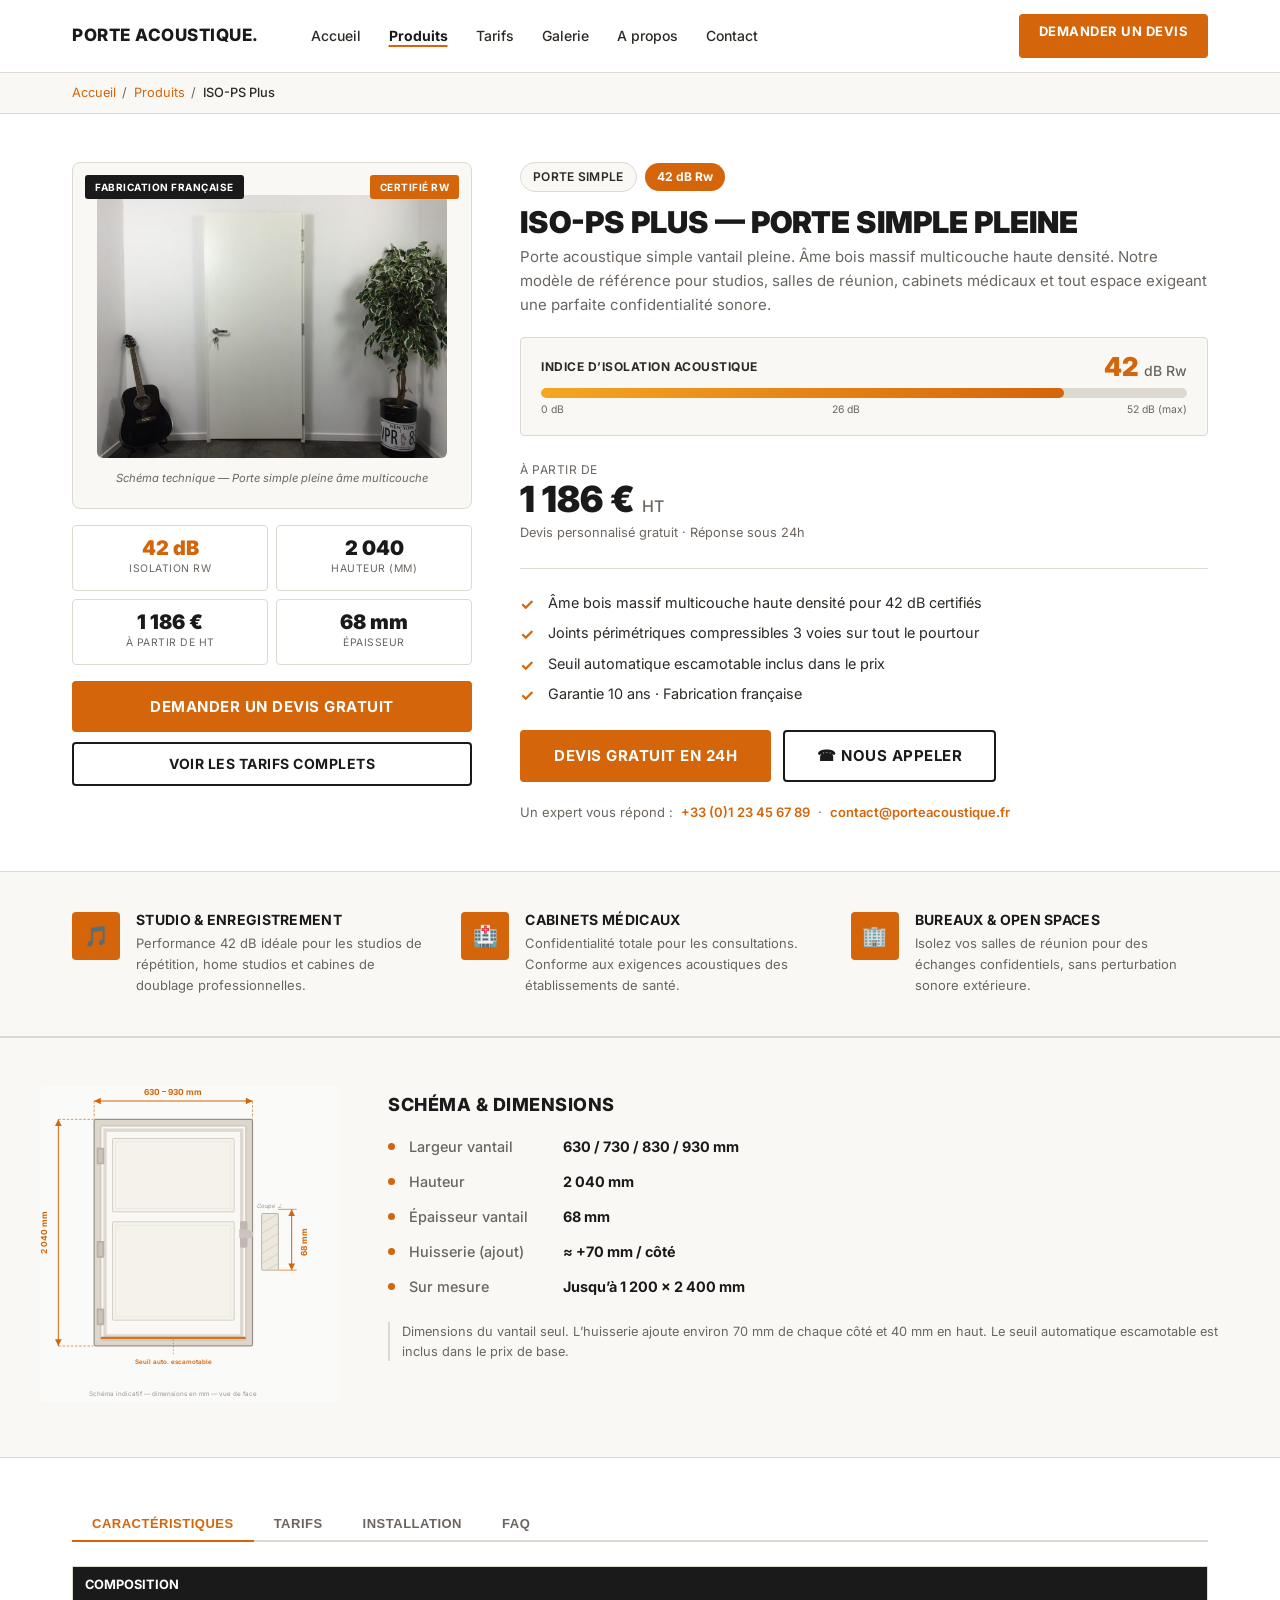
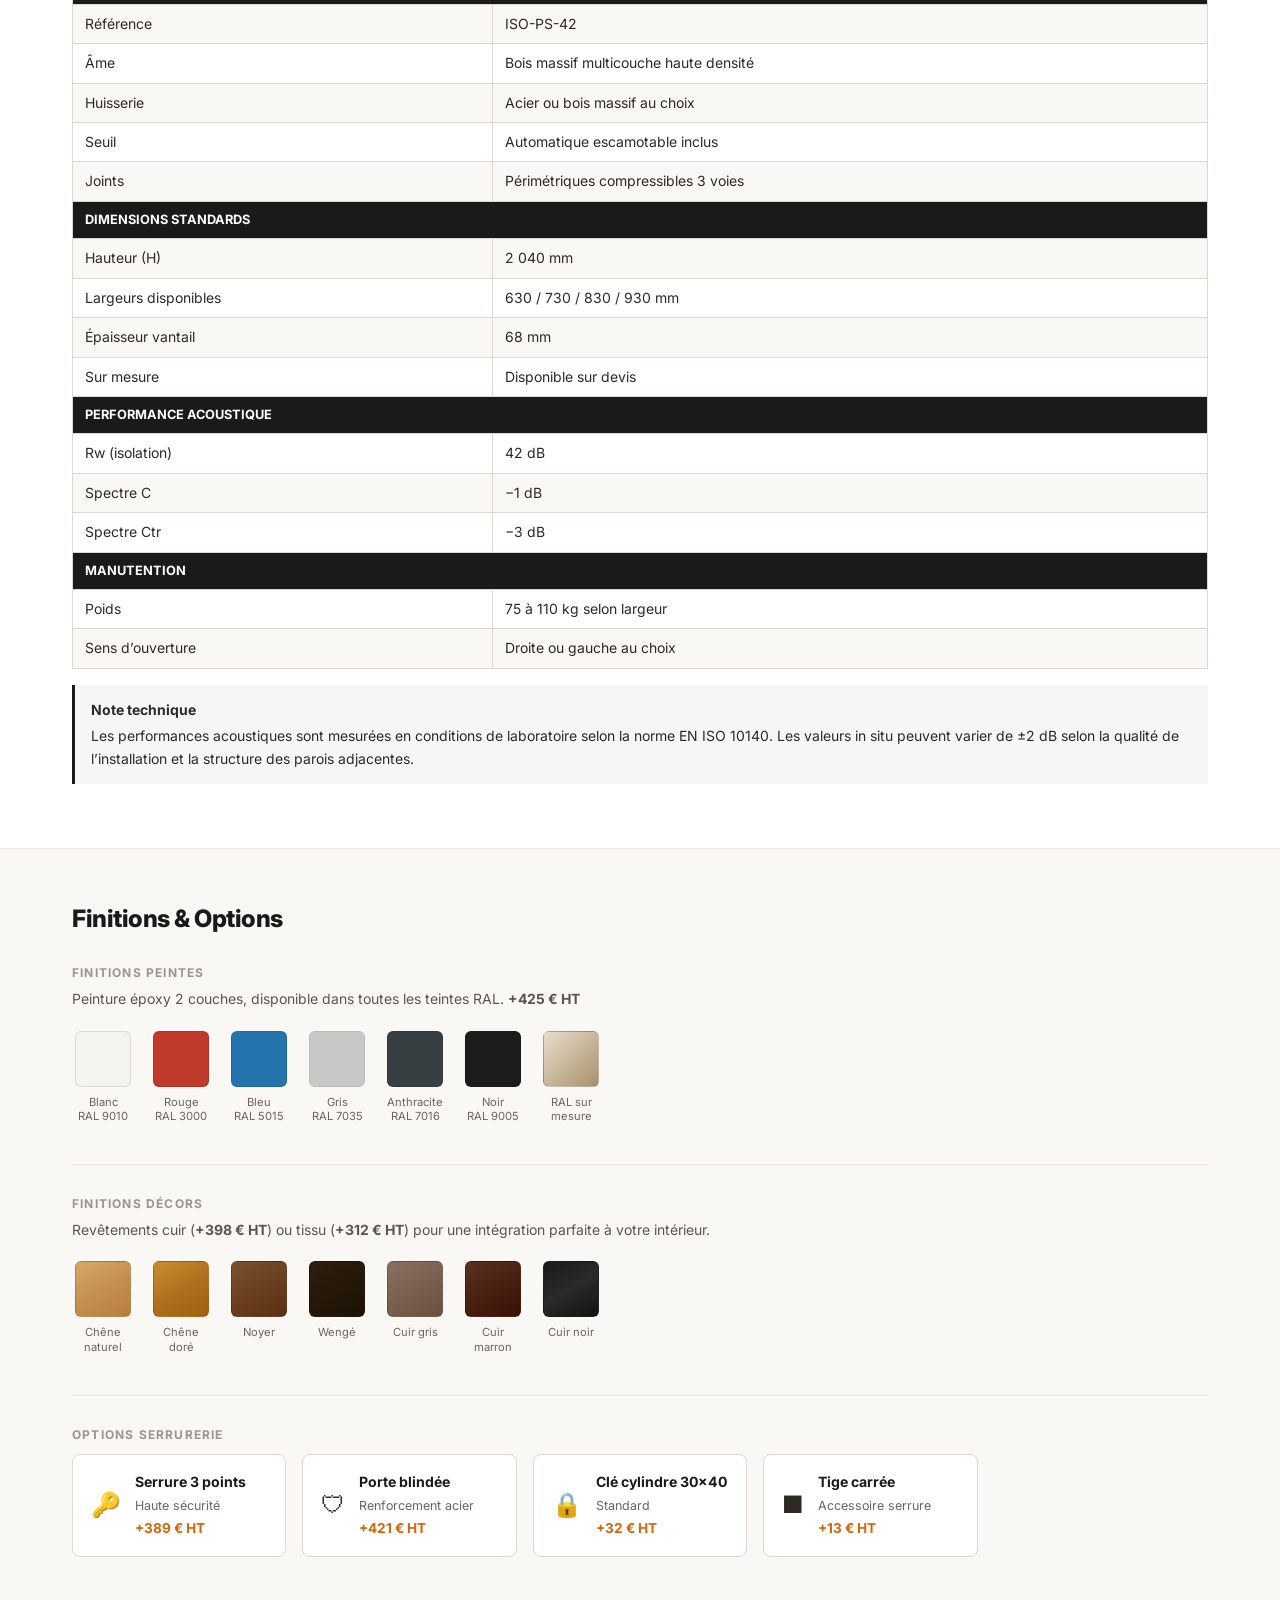
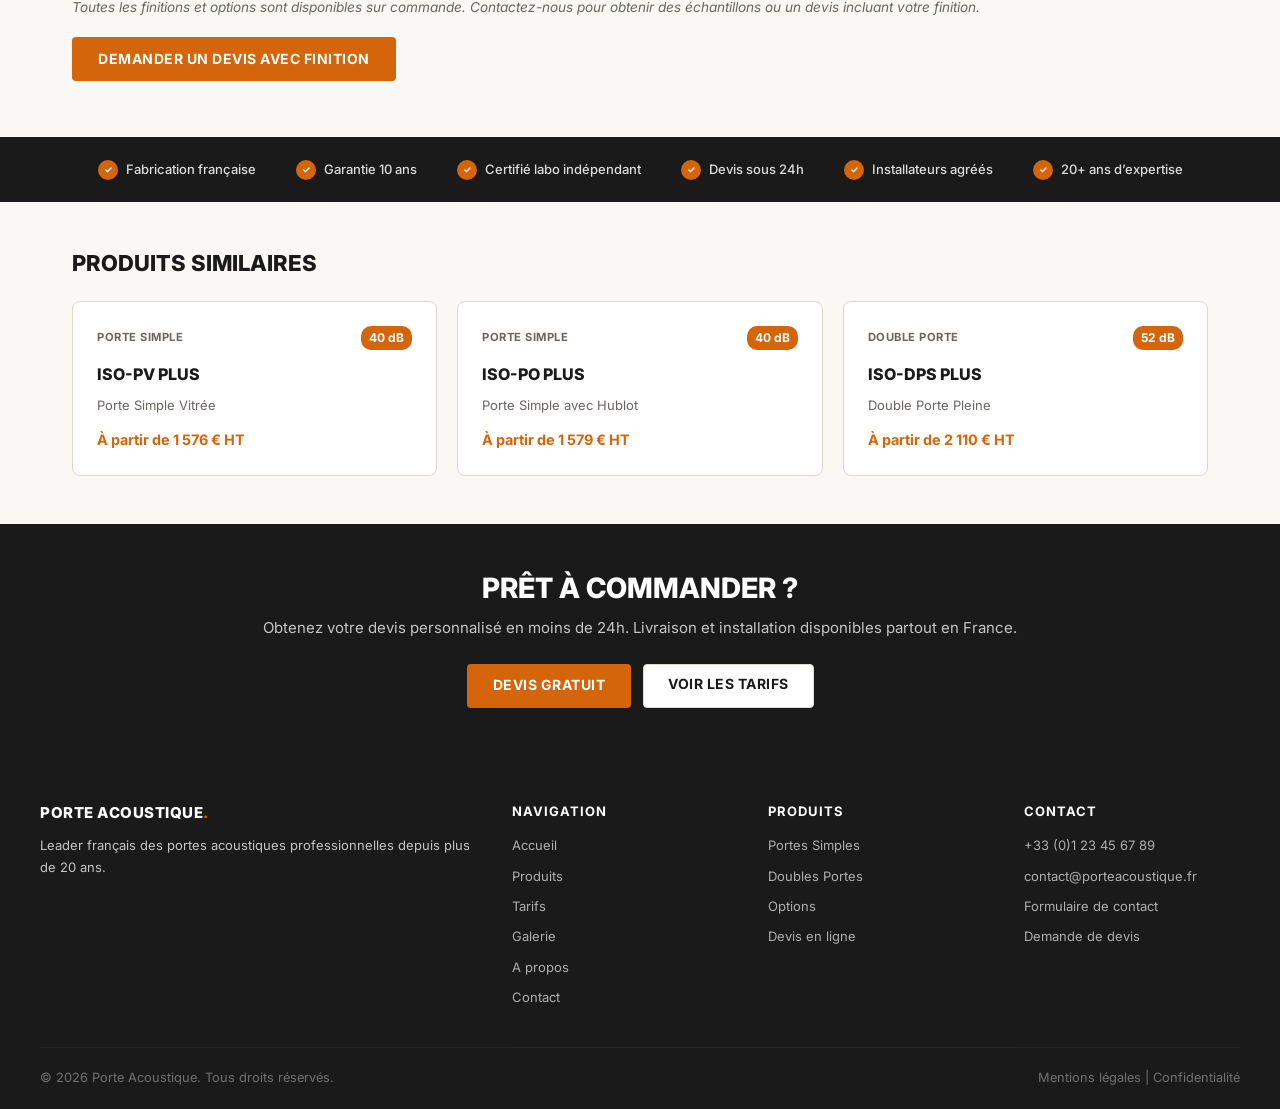
<file: produit-iso-ps-plus.html>
<!DOCTYPE html>
<html lang="fr">
<head>
    <meta charset="UTF-8">
    <meta name="viewport" content="width=device-width, initial-scale=1.0">
    <title>ISO-PS Plus &mdash; Porte Simple Pleine 42 dB | Porte Acoustique</title>
    <meta name="description" content="ISO-PS Plus : porte acoustique simple vantail pleine, 42 dB Rw, &agrave; partir de 1&nbsp;186&nbsp;&euro; HT. &Acirc;me multicouche, seuil automatique, fabrication fran&ccedil;aise.">
    <meta name="theme-color" content="#d4650a">
    <link rel="preconnect" href="https://fonts.googleapis.com">
    <link rel="preconnect" href="https://fonts.gstatic.com" crossorigin>
    <link href="https://fonts.googleapis.com/css2?family=Inter:wght@400;500;600;700;800&display=swap" rel="stylesheet">
    <link rel="stylesheet" href="css/style.css">
</head>
<body>

<nav class="navbar">
    <div class="nav-inner">
        <a href="index.html" class="logo">PORTE ACOUSTIQUE<span class="logo-dot">.</span></a>
        <ul class="nav-links" id="navLinks">
            <li><a href="index.html">Accueil</a></li>
            <li><a href="produits.html" class="active">Produits</a></li>
            <li><a href="tarifs.html">Tarifs</a></li>
            <li><a href="galerie.html">Galerie</a></li>
            <li><a href="a-propos.html">A propos</a></li>
            <li><a href="contact.html">Contact</a></li>
            <li class="nav-mobile-devis"><a href="devis.html">Devis gratuit &rarr;</a></li>
        </ul>
        <a href="devis.html" class="btn btn-nav-devis">Demander un Devis</a>
        <button class="mobile-toggle" id="mobileToggle" aria-label="Menu" aria-expanded="false" aria-controls="navLinks">
            <span></span><span></span><span></span>
        </button>
    </div>
</nav>

<div class="pdp-breadcrumb-bar">
    <div class="container">
        <a href="index.html">Accueil</a>
        <span class="sep">/</span>
        <a href="produits.html">Produits</a>
        <span class="sep">/</span>
        <span>ISO-PS Plus</span>
    </div>
</div>

<section class="pdp-section">
    <div class="container">
        <div class="pdp-layout">

            <aside class="pdp-visual">
                <div class="pdp-visual-wrap">
                    <span class="pdp-fab-badge">Fabrication fran&ccedil;aise</span>
                    <span class="pdp-cert-badge">Certifi&eacute; Rw</span>
                    <img src="images_agenererplustard/IMG_6274-e1475179363732.jpg" alt="ISO-PS Plus porte acoustique simple pleine" style="width:100%;max-height:340px;object-fit:cover;border-radius:6px;">
                    <p class="pdp-schema-label">Sch&eacute;ma technique &mdash; Porte simple pleine &acirc;me multicouche</p>
                </div>
                <div class="pdp-quick-stats">
                    <div class="pdp-stat"><div class="pdp-stat-val highlight">42 dB</div><div class="pdp-stat-lbl">Isolation Rw</div></div>
                    <div class="pdp-stat"><div class="pdp-stat-val">2 040</div><div class="pdp-stat-lbl">Hauteur (mm)</div></div>
                    <div class="pdp-stat"><div class="pdp-stat-val">1 186 &euro;</div><div class="pdp-stat-lbl">&Agrave; partir de HT</div></div>
                    <div class="pdp-stat"><div class="pdp-stat-val">68 mm</div><div class="pdp-stat-lbl">&Eacute;paisseur</div></div>
                </div>
                <div class="pdp-visual-cta">
                    <a href="devis.html?modele=ISO-PS-Plus" class="btn btn-orange btn-full btn-lg">Demander un devis gratuit</a>
                    <a href="tarifs.html#portes-simples" class="btn btn-outline btn-full">Voir les tarifs complets</a>
                </div>
            </aside>

            <div class="pdp-info">
                <div class="pdp-badges">
                    <span class="badge-cat">Porte Simple</span>
                    <span class="badge-db">42 dB Rw</span>
                </div>
                <h1>ISO-PS Plus &mdash; Porte Simple Pleine</h1>
                <p class="pdp-subtitle">Porte acoustique simple vantail pleine. &Acirc;me bois massif multicouche haute densit&eacute;. Notre mod&egrave;le de r&eacute;f&eacute;rence pour studios, salles de r&eacute;union, cabinets m&eacute;dicaux et tout espace exigeant une parfaite confidentialit&eacute; sonore.</p>

                <div class="db-perf-wrap">
                    <div class="db-perf-label-row">
                        <span class="db-perf-title">Indice d&rsquo;isolation acoustique</span>
                        <span class="db-perf-value">42 <span>dB Rw</span></span>
                    </div>
                    <div class="db-bar-track">
                        <div class="db-bar-fill" style="width:81%"></div>
                    </div>
                    <div class="db-scale"><span>0 dB</span><span>26 dB</span><span>52 dB (max)</span></div>
                </div>

                <div class="pdp-price-block">
                    <div class="pdp-price-from">&Agrave; partir de</div>
                    <div class="pdp-price-val">1 186 &euro; <span>HT</span></div>
                    <div class="pdp-price-note">Devis personnalis&eacute; gratuit &middot; R&eacute;ponse sous 24h</div>
                </div>

                <ul class="pdp-highlights">
                    <li class="pdp-highlight">&Acirc;me bois massif multicouche haute densit&eacute; pour 42 dB certifi&eacute;s</li>
                    <li class="pdp-highlight">Joints p&eacute;rim&eacute;triques compressibles 3 voies sur tout le pourtour</li>
                    <li class="pdp-highlight">Seuil automatique escamotable inclus dans le prix</li>
                    <li class="pdp-highlight">Garantie 10 ans &middot; Fabrication fran&ccedil;aise</li>
                </ul>

                <div class="pdp-cta-block">
                    <a href="devis.html?modele=ISO-PS-Plus" class="btn btn-orange btn-lg">Devis gratuit en 24h</a>
                    <a href="tel:+33123456789" class="btn btn-outline btn-lg">&#9742; Nous appeler</a>
                </div>

                <div class="pdp-contact-line">
                    <span>Un expert vous r&eacute;pond :</span>
                    <a href="tel:+33123456789">+33 (0)1 23 45 67 89</a>
                    <span>&middot;</span>
                    <a href="mailto:contact@porteacoustique.fr">contact@porteacoustique.fr</a>
                </div>
            </div>

        </div>
    </div>
</section>

<section class="pdp-args-section">
    <div class="container">
        <div class="pdp-args-grid">
            <div class="pdp-arg-item">
                <div class="pdp-arg-icon">&#127925;</div>
                <div class="pdp-arg-text">
                    <h4>Studio &amp; enregistrement</h4>
                    <p>Performance 42 dB id&eacute;ale pour les studios de r&eacute;p&eacute;tition, home studios et cabines de doublage professionnelles.</p>
                </div>
            </div>
            <div class="pdp-arg-item">
                <div class="pdp-arg-icon">&#127973;</div>
                <div class="pdp-arg-text">
                    <h4>Cabinets m&eacute;dicaux</h4>
                    <p>Confidentialit&eacute; totale pour les consultations. Conforme aux exigences acoustiques des &eacute;tablissements de sant&eacute;.</p>
                </div>
            </div>
            <div class="pdp-arg-item">
                <div class="pdp-arg-icon">&#127970;</div>
                <div class="pdp-arg-text">
                    <h4>Bureaux &amp; open spaces</h4>
                    <p>Isolez vos salles de r&eacute;union pour des &eacute;changes confidentiels, sans perturbation sonore ext&eacute;rieure.</p>
                </div>
            </div>
        </div>
    </div>
</section>

<!-- Schéma technique -->
<section class="pdp-schema-section">
    <div class="pdp-schema-inner">
        <div class="pdp-schema-drawing">
            <svg viewBox="0 0 360 380" xmlns="http://www.w3.org/2000/svg" style="width:300px;max-width:100%;font-family:Inter,Arial,sans-serif;" aria-label="Schéma technique ISO-PS Plus">
                <rect width="360" height="380" fill="#fafaf8" rx="4"/>
                <!-- Dormant -->
                <rect x="65" y="40" width="190" height="272" rx="2" fill="#ddd6cc" stroke="#9a9288" stroke-width="1.5"/>
                <!-- Vantail -->
                <rect x="73" y="48" width="174" height="257" rx="1" fill="#faf8f4" stroke="#c8c0b0" stroke-width="1.2"/>
                <rect x="78" y="53" width="164" height="247" fill="none" stroke="#ddd8d0" stroke-width="4"/>
                <!-- Panneau déco haut -->
                <rect x="87" y="63" width="146" height="88" rx="1" fill="#f5f2ec" stroke="#cec8be" stroke-width="1"/>
                <rect x="91" y="67" width="138" height="80" fill="none" stroke="#e5e0d8" stroke-width="0.7"/>
                <!-- Panneau déco bas -->
                <rect x="87" y="163" width="146" height="118" rx="1" fill="#f5f2ec" stroke="#cec8be" stroke-width="1"/>
                <rect x="91" y="167" width="138" height="110" fill="none" stroke="#e5e0d8" stroke-width="0.7"/>
                <!-- Paumelles -->
                <rect x="68" y="74" width="9" height="20" rx="1.5" fill="#b8b0a4"/><rect x="70" y="76" width="5" height="16" rx="1" fill="#ccc4b8"/>
                <rect x="68" y="186" width="9" height="20" rx="1.5" fill="#b8b0a4"/><rect x="70" y="188" width="5" height="16" rx="1" fill="#ccc4b8"/>
                <rect x="68" y="267" width="9" height="20" rx="1.5" fill="#b8b0a4"/><rect x="70" y="269" width="5" height="16" rx="1" fill="#ccc4b8"/>
                <!-- Poignée -->
                <rect x="240" y="162" width="9" height="32" rx="2" fill="#c0b8b0"/>
                <path d="M239 172 Q253 172 255 175 Q257 178 255 181 Q253 184 239 182 Z" fill="#ccc4bc"/>
                <!-- Seuil -->
                <rect x="73" y="301" width="174" height="3" rx="1" fill="#d4650a" opacity="0.9"/>
                <line x1="160" y1="304" x2="160" y2="324" stroke="#d4650a" stroke-width="0.7" stroke-dasharray="2,2"/>
                <text x="160" y="334" text-anchor="middle" font-size="7.5" fill="#d4650a" font-weight="600">Seuil auto. escamotable</text>
                <!-- COTE LARGEUR -->
                <line x1="65" y1="18" x2="255" y2="18" stroke="#d4650a" stroke-width="1.2"/>
                <polygon points="65,18 73,14 73,22" fill="#d4650a"/>
                <polygon points="255,18 247,14 247,22" fill="#d4650a"/>
                <line x1="65" y1="18" x2="65" y2="39" stroke="#d4650a" stroke-width="0.8" stroke-dasharray="3,2"/>
                <line x1="255" y1="18" x2="255" y2="39" stroke="#d4650a" stroke-width="0.8" stroke-dasharray="3,2"/>
                <text x="160" y="11" text-anchor="middle" font-size="10" fill="#d4650a" font-weight="700">630 &#x2013; 930 mm</text>
                <!-- COTE HAUTEUR -->
                <line x1="22" y1="40" x2="22" y2="312" stroke="#d4650a" stroke-width="1.2"/>
                <polygon points="22,40 18,48 26,48" fill="#d4650a"/>
                <polygon points="22,312 18,304 26,304" fill="#d4650a"/>
                <line x1="22" y1="40" x2="64" y2="40" stroke="#d4650a" stroke-width="0.8" stroke-dasharray="3,2"/>
                <line x1="22" y1="312" x2="64" y2="312" stroke="#d4650a" stroke-width="0.8" stroke-dasharray="3,2"/>
                <text x="9" y="176" text-anchor="middle" font-size="10" fill="#d4650a" font-weight="700" transform="rotate(-90,9,176)">2 040 mm</text>
                <!-- VUE EN COUPE (épaisseur) -->
                <text x="276" y="146" text-anchor="middle" font-size="7" fill="#9a9490" font-style="italic">Coupe &#x22A5;</text>
                <rect x="266" y="153" width="20" height="68" rx="1" fill="#ede8de" stroke="#b0a898" stroke-width="1"/>
                <line x1="266" y1="165" x2="286" y2="153" stroke="#c8c0b4" stroke-width="0.7"/>
                <line x1="266" y1="177" x2="286" y2="165" stroke="#c8c0b4" stroke-width="0.7"/>
                <line x1="266" y1="189" x2="286" y2="177" stroke="#c8c0b4" stroke-width="0.7"/>
                <line x1="266" y1="201" x2="286" y2="189" stroke="#c8c0b4" stroke-width="0.7"/>
                <line x1="266" y1="213" x2="286" y2="201" stroke="#c8c0b4" stroke-width="0.7"/>
                <line x1="272" y1="221" x2="286" y2="213" stroke="#c8c0b4" stroke-width="0.7"/>
                <line x1="286" y1="148" x2="308" y2="148" stroke="#d4650a" stroke-width="0.8"/>
                <line x1="286" y1="221" x2="308" y2="221" stroke="#d4650a" stroke-width="0.8"/>
                <line x1="302" y1="148" x2="302" y2="221" stroke="#d4650a" stroke-width="1.2"/>
                <polygon points="302,148 298,156 306,156" fill="#d4650a"/>
                <polygon points="302,221 298,213 306,213" fill="#d4650a"/>
                <text x="320" y="187" text-anchor="middle" font-size="10" fill="#d4650a" font-weight="700" transform="rotate(-90,320,187)">68 mm</text>
                <!-- Légende -->
                <text x="160" y="372" text-anchor="middle" font-size="7.5" fill="#9a9490">Sch&#xe9;ma indicatif &#x2014; dimensions en mm &#x2014; vue de face</text>
            </svg>
        </div>
        <div class="pdp-schema-info">
            <h2 class="pdp-schema-info-title">Sch&eacute;ma &amp; Dimensions</h2>
            <ul class="pdp-schema-dims">
                <li><span class="dim-dot"></span><span class="dim-label">Largeur vantail</span><span class="dim-value">630 / 730 / 830 / 930 mm</span></li>
                <li><span class="dim-dot"></span><span class="dim-label">Hauteur</span><span class="dim-value">2 040 mm</span></li>
                <li><span class="dim-dot"></span><span class="dim-label">&Eacute;paisseur vantail</span><span class="dim-value">68 mm</span></li>
                <li><span class="dim-dot"></span><span class="dim-label">Huisserie (ajout)</span><span class="dim-value">&#x2248; +70 mm / c&ocirc;t&eacute;</span></li>
                <li><span class="dim-dot"></span><span class="dim-label">Sur mesure</span><span class="dim-value">Jusqu&#x2019;&agrave; 1 200 &#xd7; 2 400 mm</span></li>
            </ul>
            <p class="pdp-schema-note">Dimensions du vantail seul. L&rsquo;huisserie ajoute environ 70 mm de chaque c&ocirc;t&eacute; et 40 mm en haut. Le seuil automatique escamotable est inclus dans le prix de base.</p>
        </div>
    </div>
</section>

<section class="section">
    <div class="container">
        <div class="tabs-nav">
            <button class="tab-btn active" data-tab="tab-carac">Caract&eacute;ristiques</button>
            <button class="tab-btn" data-tab="tab-tarifs">Tarifs</button>
            <button class="tab-btn" data-tab="tab-install">Installation</button>
            <button class="tab-btn" data-tab="tab-faq">FAQ</button>
        </div>

        <div class="tab-panel active" id="tab-carac">
            <table class="specs-table">
                <tbody>
                    <tr class="specs-section-head"><td colspan="2">Composition</td></tr>
                    <tr><td>R&eacute;f&eacute;rence</td><td>ISO-PS-42</td></tr>
                    <tr><td>&Acirc;me</td><td>Bois massif multicouche haute densit&eacute;</td></tr>
                    <tr><td>Huisserie</td><td>Acier ou bois massif au choix</td></tr>
                    <tr><td>Seuil</td><td>Automatique escamotable inclus</td></tr>
                    <tr><td>Joints</td><td>P&eacute;rim&eacute;triques compressibles 3 voies</td></tr>
                    <tr class="specs-section-head"><td colspan="2">Dimensions standards</td></tr>
                    <tr><td>Hauteur (H)</td><td>2 040 mm</td></tr>
                    <tr><td>Largeurs disponibles</td><td>630 / 730 / 830 / 930 mm</td></tr>
                    <tr><td>&Eacute;paisseur vantail</td><td>68 mm</td></tr>
                    <tr><td>Sur mesure</td><td>Disponible sur devis</td></tr>
                    <tr class="specs-section-head"><td colspan="2">Performance acoustique</td></tr>
                    <tr><td>Rw (isolation)</td><td>42 dB</td></tr>
                    <tr><td>Spectre C</td><td>&minus;1 dB</td></tr>
                    <tr><td>Spectre Ctr</td><td>&minus;3 dB</td></tr>
                    <tr class="specs-section-head"><td colspan="2">Manutention</td></tr>
                    <tr><td>Poids</td><td>75 &agrave; 110 kg selon largeur</td></tr>
                    <tr><td>Sens d&rsquo;ouverture</td><td>Droite ou gauche au choix</td></tr>
                </tbody>
            </table>
            <div class="warning-box">
                <strong>Note technique</strong>
                Les performances acoustiques sont mesur&eacute;es en conditions de laboratoire selon la norme EN ISO 10140. Les valeurs in situ peuvent varier de &plusmn;2 dB selon la qualit&eacute; de l&rsquo;installation et la structure des parois adjacentes.
            </div>
        </div>

        <div class="tab-panel" id="tab-tarifs">
            <table class="specs-table">
                <thead>
                    <tr><th>Dimension</th><th>Tarif HT</th></tr>
                </thead>
                <tbody>
                    <tr><td>630 &times; 2 040 mm</td><td>1 186 &euro;</td></tr>
                    <tr><td>730 &times; 2 040 mm</td><td>1 312 &euro;</td></tr>
                    <tr><td>830 &times; 2 040 mm</td><td>1 405 &euro;</td></tr>
                    <tr><td>930 &times; 2 040 mm</td><td>1 492 &euro;</td></tr>
                </tbody>
            </table>
            <table class="specs-table" style="margin-top:1rem;">
                <thead><tr><th colspan="2">Options tarifaires</th></tr></thead>
                <tbody>
                    <tr><td>Serrure 3 points</td><td>389 &euro;</td></tr>
                    <tr><td>Finition cuir 1 c&ocirc;t&eacute;</td><td>398 &euro;</td></tr>
                    <tr><td>Finition tissu 1 c&ocirc;t&eacute;</td><td>312 &euro;</td></tr>
                    <tr><td>Peinture &eacute;poxy 2 c&ocirc;t&eacute;s (RAL)</td><td>425 &euro;</td></tr>
                    <tr><td>Porte blind&eacute;e</td><td>421 &euro;</td></tr>
                    <tr><td>Tige carr&eacute;</td><td>13 &euro;</td></tr>
                    <tr><td>Cl&eacute; cylindre 30x40</td><td>32 &euro;</td></tr>
                </tbody>
            </table>
            <div class="info-box" style="margin-top:1.5rem;">
                <strong>Dimension hors standard ?</strong>
                Demandez un devis sur mesure &mdash; nous r&eacute;alisons toutes dimensions jusqu&rsquo;&agrave; 1&nbsp;200 &times; 2&nbsp;400 mm.
            </div>
            <div style="margin-top:1.5rem;display:flex;gap:1rem;flex-wrap:wrap;">
                <a href="devis.html?modele=ISO-PS-Plus" class="btn btn-orange">Demander un devis</a>
                <a href="tarifs.html#portes-simples" class="btn btn-outline">Voir tous les tarifs</a>
            </div>
        </div>

        <div class="tab-panel" id="tab-install">
            <div class="install-steps">
                <div class="install-step">
                    <div class="install-step-num">1</div>
                    <div class="install-step-content">
                        <strong>Pr&eacute;paration de l&rsquo;ouverture</strong>
                        <p>V&eacute;rification des cotes brutes : hauteur +10 mm, largeur +10 mm minimum. L&rsquo;ouverture doit &ecirc;tre d&rsquo;aplomb et de niveau avant la pose de l&rsquo;huisserie.</p>
                    </div>
                </div>
                <div class="install-step">
                    <div class="install-step-num">2</div>
                    <div class="install-step-content">
                        <strong>Mise en place de l&rsquo;huisserie</strong>
                        <p>Calage, v&eacute;rification de l&rsquo;&eacute;querrage et scellement selon le support (ma&ccedil;onnerie, m&eacute;tal, bois). Bourrage complet des jours avec mousse acoustique haute densit&eacute;.</p>
                    </div>
                </div>
                <div class="install-step">
                    <div class="install-step-num">3</div>
                    <div class="install-step-content">
                        <strong>Accrochage du vantail</strong>
                        <p>Mise en place du vantail sur les paumelles pr&eacute;-r&eacute;gl&eacute;es. R&eacute;glage tridimensionnel (haut/bas, avant/arri&egrave;re, lat&eacute;ral) pour alignement parfait avec les joints p&eacute;rim&eacute;triques.</p>
                    </div>
                </div>
                <div class="install-step">
                    <div class="install-step-num">4</div>
                    <div class="install-step-content">
                        <strong>R&eacute;glage &amp; contr&ocirc;le acoustique</strong>
                        <p>R&eacute;glage de la course du seuil escamotable pour contact parfait avec le sol. Test d&rsquo;&eacute;tanch&eacute;it&eacute; et v&eacute;rification de la bonne compression des joints sur tout le p&eacute;rim&egrave;tre.</p>
                    </div>
                </div>
            </div>
            <div class="warning-box">
                <strong>Installation professionnelle recommand&eacute;e</strong>
                Pour garantir les 42 dB annonc&eacute;s, la pose doit &ecirc;tre r&eacute;alis&eacute;e par un menuisier qualifi&eacute;. Contactez-nous pour &ecirc;tre mis en relation avec nos installateurs partenaires agr&eacute;&eacute;s.
            </div>
        </div>

        <div class="tab-panel" id="tab-faq">
            <div class="faq-list">
                <div class="faq-item">
                    <button class="faq-q">Quelle est la diff&eacute;rence entre Rw et l&rsquo;isolation r&eacute;elle ? <span class="faq-chevron">&#9660;</span></button>
                    <div class="faq-a">La valeur Rw est mesur&eacute;e en laboratoire selon la norme EN ISO 10140. En conditions r&eacute;elles, comptez &plusmn;2 dB selon la qualit&eacute; de la pose et des parois adjacentes. Une installation professionnelle est indispensable pour atteindre les 42 dB annonc&eacute;s.</div>
                </div>
                <div class="faq-item">
                    <button class="faq-q">Le seuil automatique est-il vraiment inclus ? <span class="faq-chevron">&#9660;</span></button>
                    <div class="faq-a">Oui, le seuil automatique escamotable est syst&eacute;matiquement inclus dans le prix de base. Il s&rsquo;abaisse automatiquement &agrave; la fermeture et remonte &agrave; l&rsquo;ouverture pour assurer l&rsquo;&eacute;tanch&eacute;it&eacute; au sol.</div>
                </div>
                <div class="faq-item">
                    <button class="faq-q">Peut-on commander des dimensions sur mesure ? <span class="faq-chevron">&#9660;</span></button>
                    <div class="faq-a">Absolument. Nous r&eacute;alisons toutes dimensions jusqu&rsquo;&agrave; 1&nbsp;200 &times; 2&nbsp;400 mm. Contactez-nous pour un devis adapt&eacute; &agrave; votre ouverture sp&eacute;cifique.</div>
                </div>
                <div class="faq-item">
                    <button class="faq-q">Combien de temps dure la livraison ? <span class="faq-chevron">&#9660;</span></button>
                    <div class="faq-a">Le d&eacute;lai de fabrication est g&eacute;n&eacute;ralement de 4 &agrave; 6 semaines apr&egrave;s validation du bon de commande. Livraison sur palette, d&eacute;chargement &agrave; pr&eacute;voir sur site.</div>
                </div>
            </div>
        </div>

    </div>
</section>

<section class="finitions-section">
    <div class="container">
        <h2 class="finitions-title">Finitions &amp; Options</h2>

        <div class="finitions-group">
            <h3>Finitions peintes</h3>
            <p class="finitions-desc">Peinture &eacute;poxy 2 couches, disponible dans toutes les teintes RAL. <strong>+425 &euro; HT</strong></p>
            <div class="swatch-grid">
                <div class="swatch"><div class="swatch-color" style="background:#f4f3ef;"></div><span>Blanc RAL&nbsp;9010</span></div>
                <div class="swatch"><div class="swatch-color" style="background:#c0392b;"></div><span>Rouge RAL&nbsp;3000</span></div>
                <div class="swatch"><div class="swatch-color" style="background:#2475ae;"></div><span>Bleu RAL&nbsp;5015</span></div>
                <div class="swatch"><div class="swatch-color" style="background:#c8c8c6;border-color:#bbb;"></div><span>Gris RAL&nbsp;7035</span></div>
                <div class="swatch"><div class="swatch-color" style="background:#373f43;"></div><span>Anthracite RAL&nbsp;7016</span></div>
                <div class="swatch"><div class="swatch-color" style="background:#1c1c1c;"></div><span>Noir RAL&nbsp;9005</span></div>
                <div class="swatch"><div class="swatch-color" style="background:linear-gradient(135deg,#e8ddd0,#c8b89a,#a89070);"></div><span>RAL sur mesure</span></div>
            </div>
        </div>

        <hr class="finitions-divider">

        <div class="finitions-group">
            <h3>Finitions d&eacute;cors</h3>
            <p class="finitions-desc">Rev&ecirc;tements cuir (<strong>+398 &euro; HT</strong>) ou tissu (<strong>+312 &euro; HT</strong>) pour une int&eacute;gration parfaite &agrave; votre int&eacute;rieur.</p>
            <div class="swatch-grid">
                <div class="swatch"><div class="swatch-color" style="background:linear-gradient(150deg,#d4a96a,#c49050,#b87d40);"></div><span>Ch&ecirc;ne naturel</span></div>
                <div class="swatch"><div class="swatch-color" style="background:linear-gradient(150deg,#c8902a,#b07020,#a06010);"></div><span>Ch&ecirc;ne dor&eacute;</span></div>
                <div class="swatch"><div class="swatch-color" style="background:linear-gradient(150deg,#7a5230,#6a4020,#5a3010);"></div><span>Noyer</span></div>
                <div class="swatch"><div class="swatch-color" style="background:linear-gradient(150deg,#2e1f10,#251808,#1c1206);"></div><span>Weng&eacute;</span></div>
                <div class="swatch"><div class="swatch-color" style="background:linear-gradient(150deg,#8a7060,#7a6050,#6a5040);"></div><span>Cuir gris</span></div>
                <div class="swatch"><div class="swatch-color" style="background:linear-gradient(150deg,#5a3020,#4a2010,#3a1008);"></div><span>Cuir marron</span></div>
                <div class="swatch"><div class="swatch-color" style="background:linear-gradient(150deg,#1a1a1a,#2a2a2a,#121212);"></div><span>Cuir noir</span></div>
            </div>
        </div>

        <hr class="finitions-divider">

        <div class="finitions-group">
            <h3>Options serrurerie</h3>
            <div class="options-grid">
                <div class="option-card">
                    <div class="option-icon">&#128273;</div>
                    <div class="option-info">
                        <strong>Serrure 3 points</strong>
                        <span>Haute s&eacute;curit&eacute;</span>
                        <span class="option-price">+389 &euro; HT</span>
                    </div>
                </div>
                <div class="option-card">
                    <div class="option-icon">&#128737;</div>
                    <div class="option-info">
                        <strong>Porte blind&eacute;e</strong>
                        <span>Renforcement acier</span>
                        <span class="option-price">+421 &euro; HT</span>
                    </div>
                </div>
                <div class="option-card">
                    <div class="option-icon">&#128274;</div>
                    <div class="option-info">
                        <strong>Cl&eacute; cylindre 30&times;40</strong>
                        <span>Standard</span>
                        <span class="option-price">+32 &euro; HT</span>
                    </div>
                </div>
                <div class="option-card">
                    <div class="option-icon">&#9632;</div>
                    <div class="option-info">
                        <strong>Tige carr&eacute;e</strong>
                        <span>Accessoire serrure</span>
                        <span class="option-price">+13 &euro; HT</span>
                    </div>
                </div>
            </div>
        </div>

        <p class="finitions-note">Toutes les finitions et options sont disponibles sur commande. Contactez-nous pour obtenir des &eacute;chantillons ou un devis incluant votre finition.</p>
        <div style="margin-top:1.25rem;">
            <a href="devis.html?modele=ISO-PS-Plus" class="btn btn-orange">Demander un devis avec finition</a>
        </div>
    </div>
</section>

<div class="trust-strip-v2">
    <div class="trust-strip-v2-inner">
        <div class="trust-item-v2"><span class="trust-icon-v2">&#10003;</span> Fabrication fran&ccedil;aise</div>
        <div class="trust-item-v2"><span class="trust-icon-v2">&#10003;</span> Garantie 10 ans</div>
        <div class="trust-item-v2"><span class="trust-icon-v2">&#10003;</span> Certifi&eacute; labo ind&eacute;pendant</div>
        <div class="trust-item-v2"><span class="trust-icon-v2">&#10003;</span> Devis sous 24h</div>
        <div class="trust-item-v2"><span class="trust-icon-v2">&#10003;</span> Installateurs agr&eacute;&eacute;s</div>
        <div class="trust-item-v2"><span class="trust-icon-v2">&#10003;</span> 20+ ans d&rsquo;expertise</div>
    </div>
</div>

<section class="related-section">
    <div class="container">
        <h2 class="related-title">Produits similaires</h2>
        <div class="related-grid">
            <a href="produit-iso-pv-plus.html" class="related-card">
                <div class="related-card-header">
                    <span class="related-card-cat">Porte Simple</span>
                    <span class="related-card-db">40 dB</span>
                </div>
                <div class="related-card-name">ISO-PV Plus</div>
                <div class="related-card-desc">Porte Simple Vitr&eacute;e</div>
                <div class="related-card-price">&Agrave; partir de 1 576 &euro; HT</div>
            </a>
            <a href="produit-iso-po-plus.html" class="related-card">
                <div class="related-card-header">
                    <span class="related-card-cat">Porte Simple</span>
                    <span class="related-card-db">40 dB</span>
                </div>
                <div class="related-card-name">ISO-PO Plus</div>
                <div class="related-card-desc">Porte Simple avec Hublot</div>
                <div class="related-card-price">&Agrave; partir de 1 579 &euro; HT</div>
            </a>
            <a href="produit-iso-dps-plus.html" class="related-card">
                <div class="related-card-header">
                    <span class="related-card-cat">Double Porte</span>
                    <span class="related-card-db">52 dB</span>
                </div>
                <div class="related-card-name">ISO-DPS Plus</div>
                <div class="related-card-desc">Double Porte Pleine</div>
                <div class="related-card-price">&Agrave; partir de 2 110 &euro; HT</div>
            </a>
        </div>
    </div>
</section>

<section class="cta-banner">
    <div class="container">
        <h2>Pr&ecirc;t &agrave; commander ?</h2>
        <p>Obtenez votre devis personnalis&eacute; en moins de 24h. Livraison et installation disponibles partout en France.</p>
        <div class="btn-group">
            <a href="devis.html?modele=ISO-PS-Plus" class="btn btn-accent">Devis Gratuit</a>
            <a href="tarifs.html#portes-simples" class="btn btn-secondary">Voir les Tarifs</a>
        </div>
    </div>
</section>

<footer>
    <div class="footer-grid">
        <div class="footer-brand">
            <h3>PORTE ACOUSTIQUE<span style="color:var(--orange)">.</span></h3>
            <p>Leader fran&ccedil;ais des portes acoustiques professionnelles depuis plus de 20 ans.</p>
        </div>
        <div><h4>Navigation</h4><ul>
            <li><a href="index.html">Accueil</a></li>
            <li><a href="produits.html">Produits</a></li>
            <li><a href="tarifs.html">Tarifs</a></li>
            <li><a href="galerie.html">Galerie</a></li>
            <li><a href="a-propos.html">A propos</a></li>
            <li><a href="contact.html">Contact</a></li>
            <li class="nav-mobile-devis"><a href="devis.html">Devis gratuit &rarr;</a></li>
        </ul></div>
        <div><h4>Produits</h4><ul>
            <li><a href="tarifs.html#portes-simples">Portes Simples</a></li>
            <li><a href="tarifs.html#doubles-portes">Doubles Portes</a></li>
            <li><a href="tarifs.html#options">Options</a></li>
            <li><a href="devis.html">Devis en ligne</a></li>
        </ul></div>
        <div><h4>Contact</h4><ul>
            <li><a href="tel:+33123456789">+33 (0)1 23 45 67 89</a></li>
            <li><a href="mailto:contact@porteacoustique.fr">contact@porteacoustique.fr</a></li>
            <li><a href="contact.html">Formulaire de contact</a></li>
            <li><a href="devis.html">Demande de devis</a></li>
        </ul></div>
    </div>
    <div class="footer-bottom">
        <p>&copy; 2026 Porte Acoustique. Tous droits r&eacute;serv&eacute;s.</p>
        <p><a href="#">Mentions l&eacute;gales</a> | <a href="#">Confidentialit&eacute;</a></p>
    </div>
</footer>

<div class="sticky-devis-mobile" id="stickyDevis">
    <a href="devis.html?modele=ISO-PS-Plus">Devis gratuit &mdash; ISO-PS Plus</a>
</div>

<script src="js/main.js"></script>
<script>
document.querySelectorAll('.faq-q').forEach(function(btn){
    btn.addEventListener('click', function(){
        var item = this.closest('.faq-item');
        var wasOpen = item.classList.contains('open');
        document.querySelectorAll('.faq-item').forEach(function(i){ i.classList.remove('open'); });
        if(!wasOpen) item.classList.add('open');
    });
});
</script>
</body>
</html>
</file>
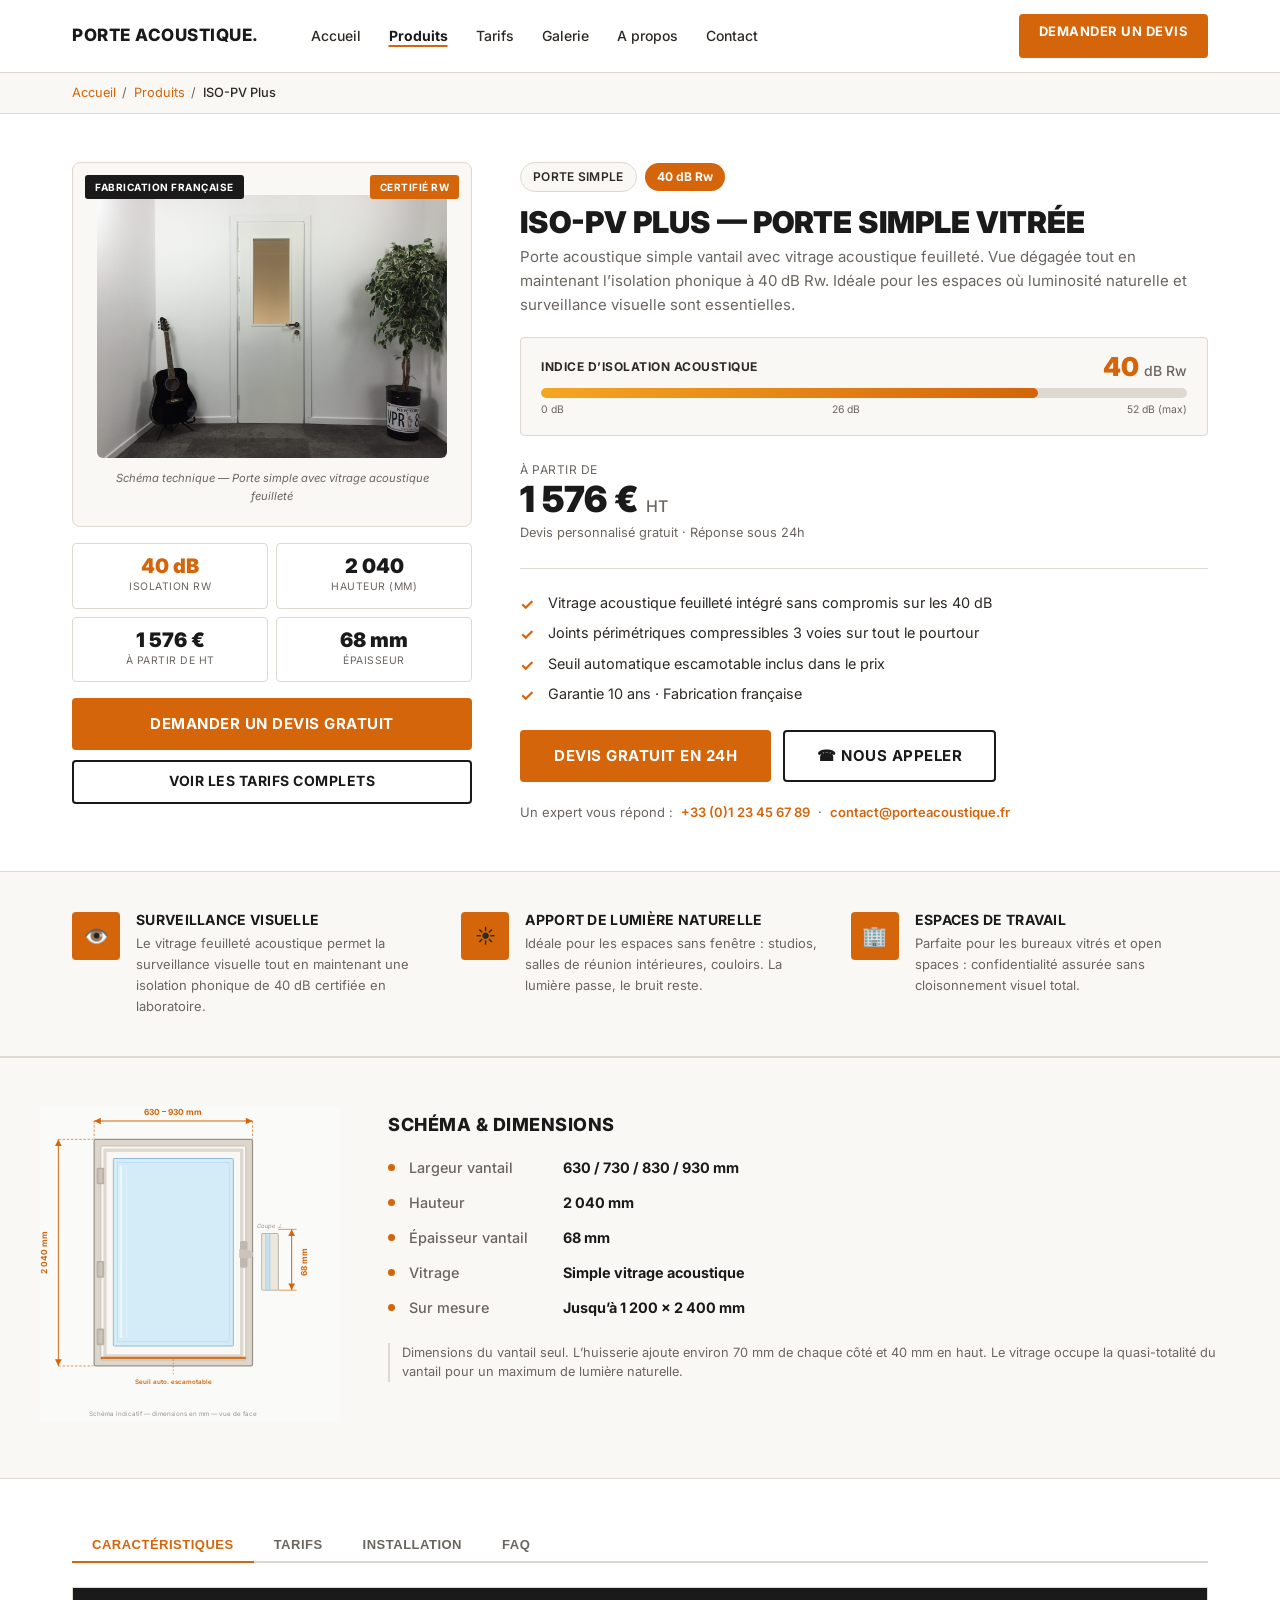
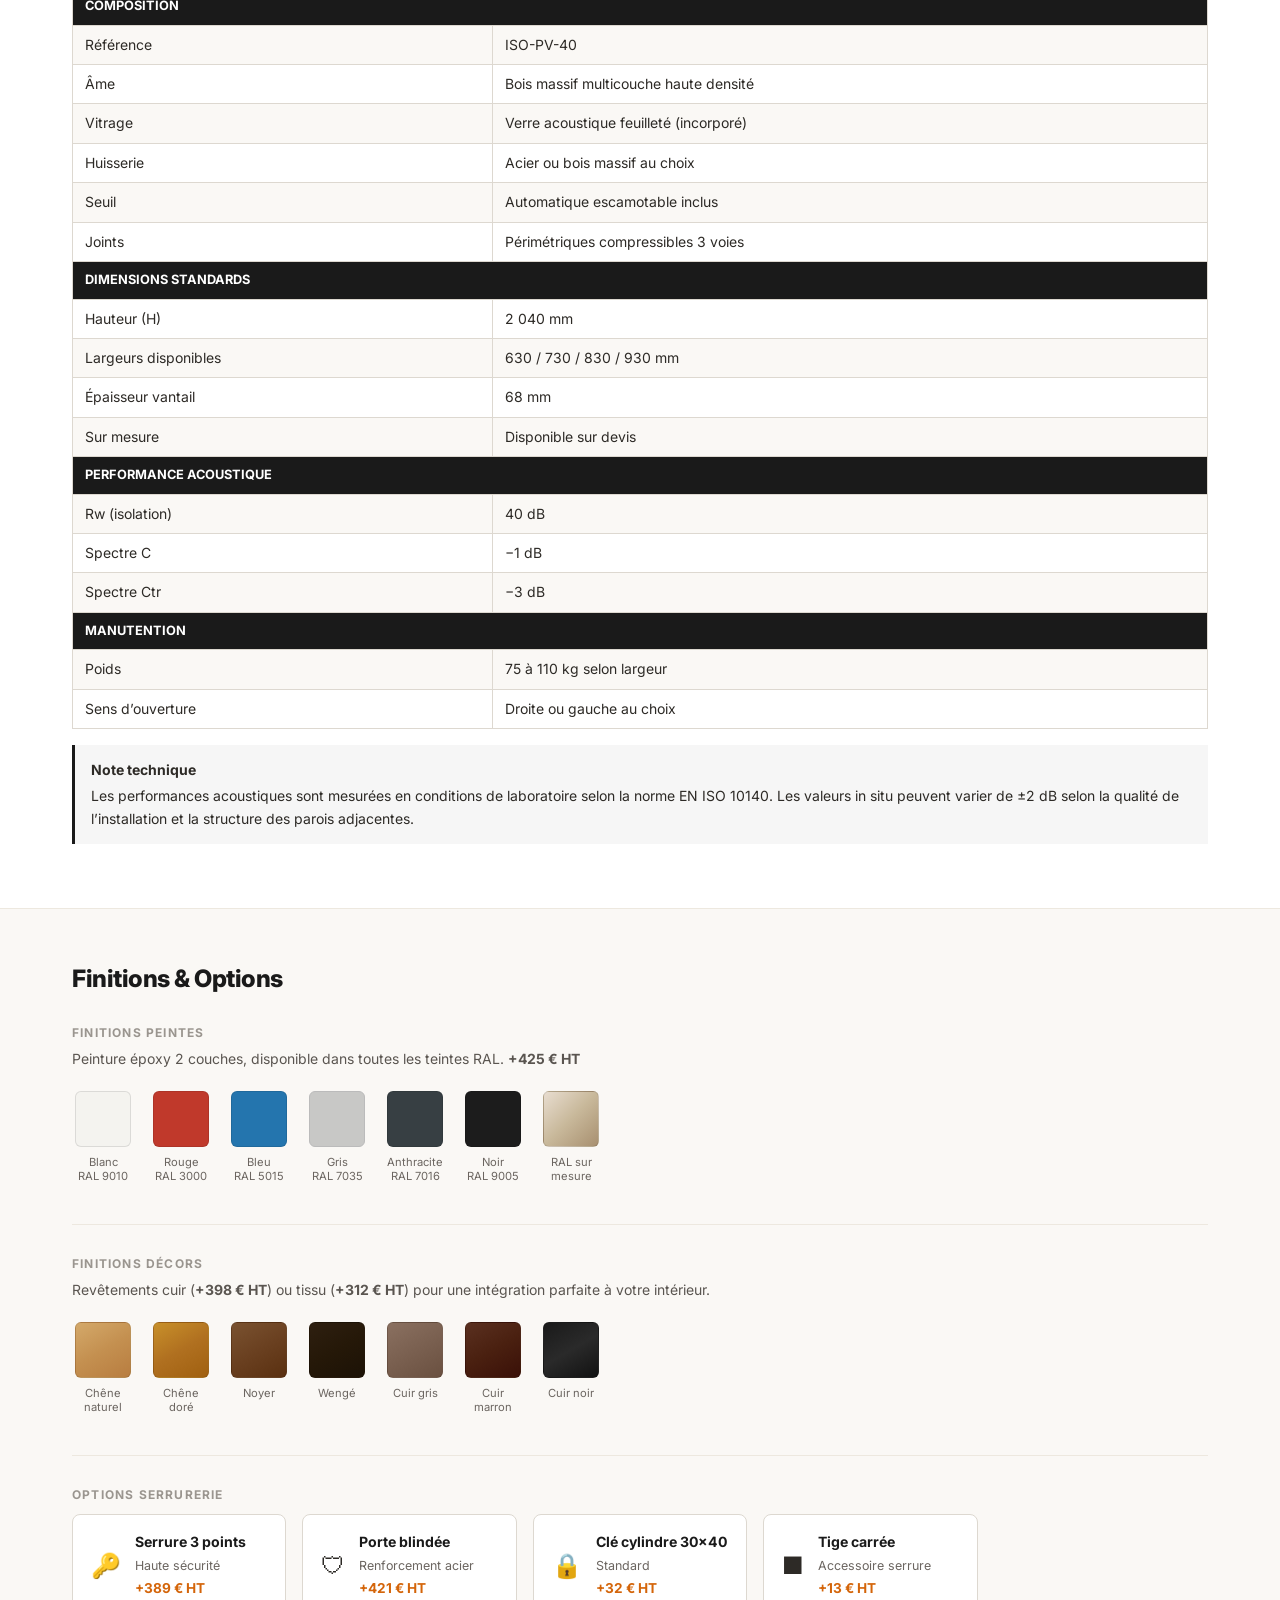
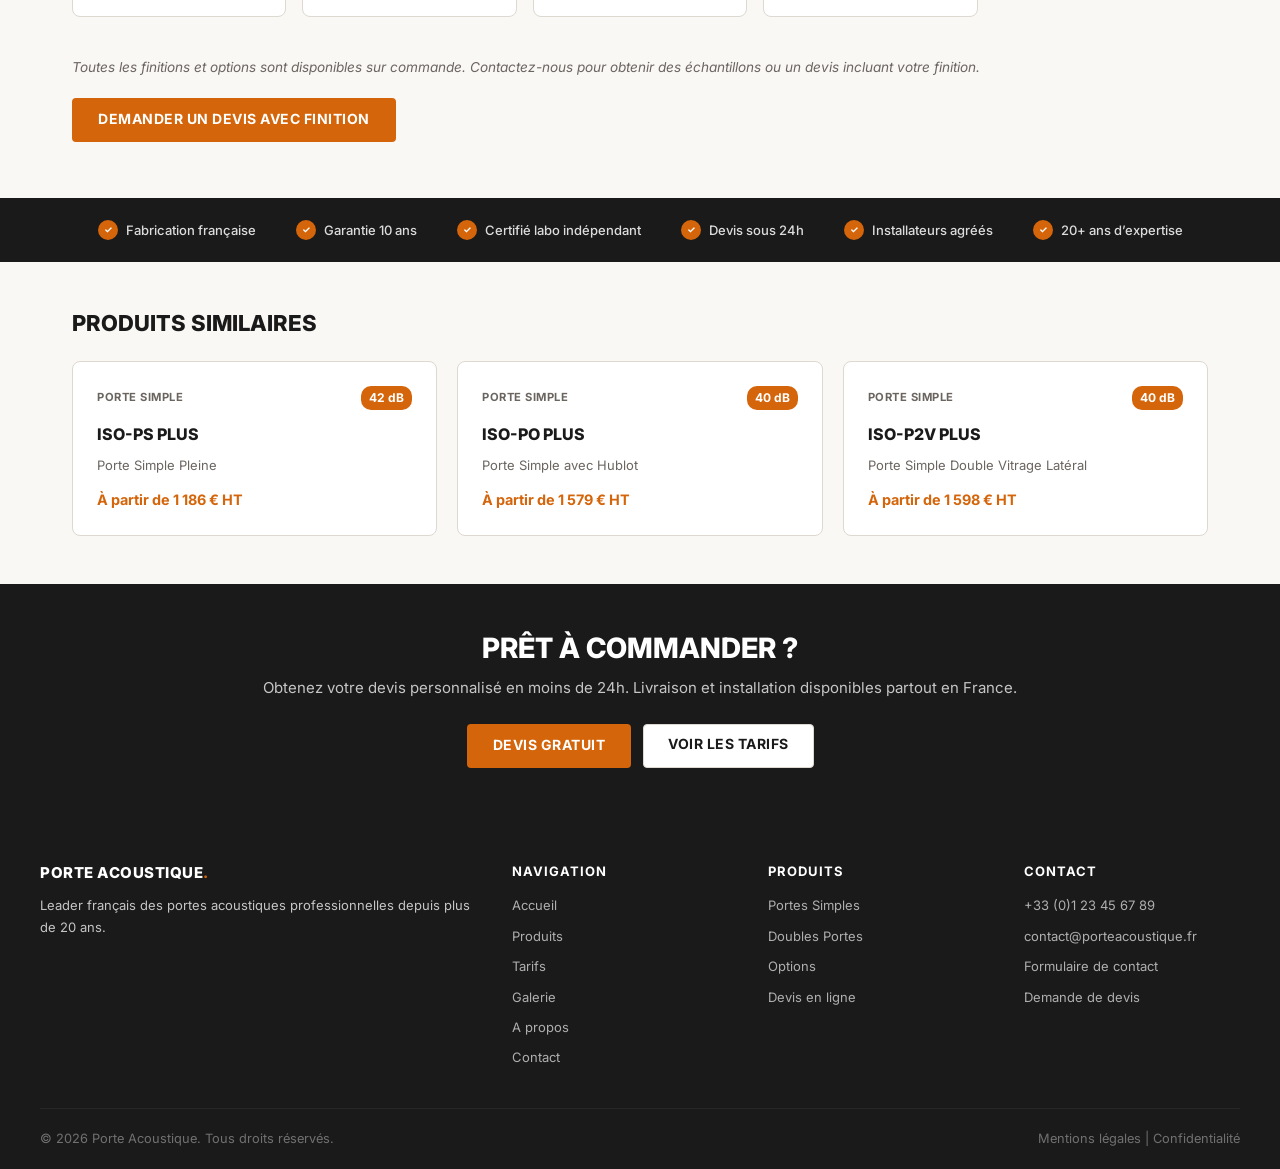
<file: produit-iso-pv-plus.html>
<!DOCTYPE html>
<html lang="fr">
<head>
    <meta charset="UTF-8">
    <meta name="viewport" content="width=device-width, initial-scale=1.0">
    <title>ISO-PV Plus &mdash; Porte Simple Vitr&eacute;e 40 dB | Porte Acoustique</title>
    <meta name="description" content="ISO-PV Plus : porte acoustique simple vantail vitr&eacute;e, 40 dB Rw, &agrave; partir de 1&nbsp;576&nbsp;&euro; HT. Vitrage acoustique feuilleté, seuil automatique, fabrication fran&ccedil;aise.">
    <meta name="theme-color" content="#d4650a">
    <link rel="preconnect" href="https://fonts.googleapis.com">
    <link rel="preconnect" href="https://fonts.gstatic.com" crossorigin>
    <link href="https://fonts.googleapis.com/css2?family=Inter:wght@400;500;600;700;800&display=swap" rel="stylesheet">
    <link rel="stylesheet" href="css/style.css">
</head>
<body>

<nav class="navbar">
    <div class="nav-inner">
        <a href="index.html" class="logo">PORTE ACOUSTIQUE<span class="logo-dot">.</span></a>
        <ul class="nav-links" id="navLinks">
            <li><a href="index.html">Accueil</a></li>
            <li><a href="produits.html" class="active">Produits</a></li>
            <li><a href="tarifs.html">Tarifs</a></li>
            <li><a href="galerie.html">Galerie</a></li>
            <li><a href="a-propos.html">A propos</a></li>
            <li><a href="contact.html">Contact</a></li>
            <li class="nav-mobile-devis"><a href="devis.html">Devis gratuit &rarr;</a></li>
        </ul>
        <a href="devis.html" class="btn btn-nav-devis">Demander un Devis</a>
        <button class="mobile-toggle" id="mobileToggle" aria-label="Menu" aria-expanded="false" aria-controls="navLinks">
            <span></span><span></span><span></span>
        </button>
    </div>
</nav>

<div class="pdp-breadcrumb-bar">
    <div class="container">
        <a href="index.html">Accueil</a>
        <span class="sep">/</span>
        <a href="produits.html">Produits</a>
        <span class="sep">/</span>
        <span>ISO-PV Plus</span>
    </div>
</div>

<section class="pdp-section">
    <div class="container">
        <div class="pdp-layout">

            <aside class="pdp-visual">
                <div class="pdp-visual-wrap">
                    <span class="pdp-fab-badge">Fabrication fran&ccedil;aise</span>
                    <span class="pdp-cert-badge">Certifi&eacute; Rw</span>
                    <img src="images_agenererplustard/IMG_6256-scaled.jpg" alt="ISO-PV Plus porte acoustique simple vitrée" style="width:100%;max-height:340px;object-fit:cover;border-radius:6px;">
                    <p class="pdp-schema-label">Sch&eacute;ma technique &mdash; Porte simple avec vitrage acoustique feuilleté</p>
                </div>
                <div class="pdp-quick-stats">
                    <div class="pdp-stat"><div class="pdp-stat-val highlight">40 dB</div><div class="pdp-stat-lbl">Isolation Rw</div></div>
                    <div class="pdp-stat"><div class="pdp-stat-val">2 040</div><div class="pdp-stat-lbl">Hauteur (mm)</div></div>
                    <div class="pdp-stat"><div class="pdp-stat-val">1 576 &euro;</div><div class="pdp-stat-lbl">&Agrave; partir de HT</div></div>
                    <div class="pdp-stat"><div class="pdp-stat-val">68 mm</div><div class="pdp-stat-lbl">&Eacute;paisseur</div></div>
                </div>
                <div class="pdp-visual-cta">
                    <a href="devis.html?modele=ISO-PV-Plus" class="btn btn-orange btn-full btn-lg">Demander un devis gratuit</a>
                    <a href="tarifs.html#portes-simples" class="btn btn-outline btn-full">Voir les tarifs complets</a>
                </div>
            </aside>

            <div class="pdp-info">
                <div class="pdp-badges">
                    <span class="badge-cat">Porte Simple</span>
                    <span class="badge-db">40 dB Rw</span>
                </div>
                <h1>ISO-PV Plus &mdash; Porte Simple Vitr&eacute;e</h1>
                <p class="pdp-subtitle">Porte acoustique simple vantail avec vitrage acoustique feuilleté. Vue d&eacute;gag&eacute;e tout en maintenant l&rsquo;isolation phonique &agrave; 40 dB Rw. Id&eacute;ale pour les espaces o&ugrave; luminosit&eacute; naturelle et surveillance visuelle sont essentielles.</p>

                <div class="db-perf-wrap">
                    <div class="db-perf-label-row">
                        <span class="db-perf-title">Indice d&rsquo;isolation acoustique</span>
                        <span class="db-perf-value">40 <span>dB Rw</span></span>
                    </div>
                    <div class="db-bar-track">
                        <div class="db-bar-fill" style="width:77%"></div>
                    </div>
                    <div class="db-scale"><span>0 dB</span><span>26 dB</span><span>52 dB (max)</span></div>
                </div>

                <div class="pdp-price-block">
                    <div class="pdp-price-from">&Agrave; partir de</div>
                    <div class="pdp-price-val">1 576 &euro; <span>HT</span></div>
                    <div class="pdp-price-note">Devis personnalis&eacute; gratuit &middot; R&eacute;ponse sous 24h</div>
                </div>

                <ul class="pdp-highlights">
                    <li class="pdp-highlight">Vitrage acoustique feuilleté int&eacute;gr&eacute; sans compromis sur les 40 dB</li>
                    <li class="pdp-highlight">Joints p&eacute;rim&eacute;triques compressibles 3 voies sur tout le pourtour</li>
                    <li class="pdp-highlight">Seuil automatique escamotable inclus dans le prix</li>
                    <li class="pdp-highlight">Garantie 10 ans &middot; Fabrication fran&ccedil;aise</li>
                </ul>

                <div class="pdp-cta-block">
                    <a href="devis.html?modele=ISO-PV-Plus" class="btn btn-orange btn-lg">Devis gratuit en 24h</a>
                    <a href="tel:+33123456789" class="btn btn-outline btn-lg">&#9742; Nous appeler</a>
                </div>

                <div class="pdp-contact-line">
                    <span>Un expert vous r&eacute;pond :</span>
                    <a href="tel:+33123456789">+33 (0)1 23 45 67 89</a>
                    <span>&middot;</span>
                    <a href="mailto:contact@porteacoustique.fr">contact@porteacoustique.fr</a>
                </div>
            </div>

        </div>
    </div>
</section>

<section class="pdp-args-section">
    <div class="container">
        <div class="pdp-args-grid">
            <div class="pdp-arg-item">
                <div class="pdp-arg-icon">&#128065;&#65039;</div>
                <div class="pdp-arg-text">
                    <h4>Surveillance visuelle</h4>
                    <p>Le vitrage feuilleté acoustique permet la surveillance visuelle tout en maintenant une isolation phonique de 40 dB certifi&eacute;e en laboratoire.</p>
                </div>
            </div>
            <div class="pdp-arg-item">
                <div class="pdp-arg-icon">&#9728;&#65039;</div>
                <div class="pdp-arg-text">
                    <h4>Apport de lumi&egrave;re naturelle</h4>
                    <p>Id&eacute;ale pour les espaces sans fen&ecirc;tre : studios, salles de r&eacute;union int&eacute;rieures, couloirs. La lumi&egrave;re passe, le bruit reste.</p>
                </div>
            </div>
            <div class="pdp-arg-item">
                <div class="pdp-arg-icon">&#127970;</div>
                <div class="pdp-arg-text">
                    <h4>Espaces de travail</h4>
                    <p>Parfaite pour les bureaux vitr&eacute;s et open spaces : confidentialit&eacute; assur&eacute;e sans cloisonnement visuel total.</p>
                </div>
            </div>
        </div>
    </div>
</section>

<!-- Schéma technique -->
<section class="pdp-schema-section">
    <div class="pdp-schema-inner">
        <div class="pdp-schema-drawing">
            <svg viewBox="0 0 360 380" xmlns="http://www.w3.org/2000/svg" style="width:300px;max-width:100%;font-family:Inter,Arial,sans-serif;" aria-label="Schéma technique ISO-PV Plus">
                <rect width="360" height="380" fill="#fafaf8" rx="4"/>
                <!-- Dormant -->
                <rect x="65" y="40" width="190" height="272" rx="2" fill="#ddd6cc" stroke="#9a9288" stroke-width="1.5"/>
                <!-- Vantail -->
                <rect x="73" y="48" width="174" height="257" rx="1" fill="#faf8f4" stroke="#c8c0b0" stroke-width="1.2"/>
                <rect x="78" y="53" width="164" height="247" fill="none" stroke="#ddd8d0" stroke-width="4"/>
                <!-- Vitrage simple -->
                <rect x="88" y="63" width="144" height="225" rx="1" fill="#d4ecf8" stroke="#90bcd8" stroke-width="1.2"/>
                <rect x="93" y="68" width="134" height="215" fill="none" stroke="#b8d8f0" stroke-width="0.8"/>
                <line x1="97" y1="72" x2="97" y2="278" stroke="rgba(255,255,255,0.6)" stroke-width="3"/>
                <line x1="104" y1="72" x2="104" y2="278" stroke="rgba(255,255,255,0.3)" stroke-width="1.5"/>
                <!-- Paumelles -->
                <rect x="68" y="74" width="9" height="20" rx="1.5" fill="#b8b0a4"/><rect x="70" y="76" width="5" height="16" rx="1" fill="#ccc4b8"/>
                <rect x="68" y="186" width="9" height="20" rx="1.5" fill="#b8b0a4"/><rect x="70" y="188" width="5" height="16" rx="1" fill="#ccc4b8"/>
                <rect x="68" y="267" width="9" height="20" rx="1.5" fill="#b8b0a4"/><rect x="70" y="269" width="5" height="16" rx="1" fill="#ccc4b8"/>
                <!-- Poignée -->
                <rect x="240" y="162" width="9" height="32" rx="2" fill="#c0b8b0"/>
                <path d="M239 172 Q253 172 255 175 Q257 178 255 181 Q253 184 239 182 Z" fill="#ccc4bc"/>
                <!-- Seuil -->
                <rect x="73" y="301" width="174" height="3" rx="1" fill="#d4650a" opacity="0.9"/>
                <line x1="160" y1="304" x2="160" y2="324" stroke="#d4650a" stroke-width="0.7" stroke-dasharray="2,2"/>
                <text x="160" y="334" text-anchor="middle" font-size="7.5" fill="#d4650a" font-weight="600">Seuil auto. escamotable</text>
                <!-- COTE LARGEUR -->
                <line x1="65" y1="18" x2="255" y2="18" stroke="#d4650a" stroke-width="1.2"/>
                <polygon points="65,18 73,14 73,22" fill="#d4650a"/>
                <polygon points="255,18 247,14 247,22" fill="#d4650a"/>
                <line x1="65" y1="18" x2="65" y2="39" stroke="#d4650a" stroke-width="0.8" stroke-dasharray="3,2"/>
                <line x1="255" y1="18" x2="255" y2="39" stroke="#d4650a" stroke-width="0.8" stroke-dasharray="3,2"/>
                <text x="160" y="11" text-anchor="middle" font-size="10" fill="#d4650a" font-weight="700">630 &#x2013; 930 mm</text>
                <!-- COTE HAUTEUR -->
                <line x1="22" y1="40" x2="22" y2="312" stroke="#d4650a" stroke-width="1.2"/>
                <polygon points="22,40 18,48 26,48" fill="#d4650a"/>
                <polygon points="22,312 18,304 26,304" fill="#d4650a"/>
                <line x1="22" y1="40" x2="64" y2="40" stroke="#d4650a" stroke-width="0.8" stroke-dasharray="3,2"/>
                <line x1="22" y1="312" x2="64" y2="312" stroke="#d4650a" stroke-width="0.8" stroke-dasharray="3,2"/>
                <text x="9" y="176" text-anchor="middle" font-size="10" fill="#d4650a" font-weight="700" transform="rotate(-90,9,176)">2 040 mm</text>
                <!-- VUE EN COUPE -->
                <text x="276" y="146" text-anchor="middle" font-size="7" fill="#9a9490" font-style="italic">Coupe &#x22A5;</text>
                <rect x="266" y="153" width="20" height="68" rx="1" fill="#ede8de" stroke="#b0a898" stroke-width="1"/>
                <rect x="271" y="153" width="5" height="68" fill="#c4dff0" stroke="#90bcd8" stroke-width="0.5"/>
                <line x1="286" y1="148" x2="308" y2="148" stroke="#d4650a" stroke-width="0.8"/>
                <line x1="286" y1="221" x2="308" y2="221" stroke="#d4650a" stroke-width="0.8"/>
                <line x1="302" y1="148" x2="302" y2="221" stroke="#d4650a" stroke-width="1.2"/>
                <polygon points="302,148 298,156 306,156" fill="#d4650a"/>
                <polygon points="302,221 298,213 306,213" fill="#d4650a"/>
                <text x="320" y="187" text-anchor="middle" font-size="10" fill="#d4650a" font-weight="700" transform="rotate(-90,320,187)">68 mm</text>
                <text x="160" y="372" text-anchor="middle" font-size="7.5" fill="#9a9490">Sch&#xe9;ma indicatif &#x2014; dimensions en mm &#x2014; vue de face</text>
            </svg>
        </div>
        <div class="pdp-schema-info">
            <h2 class="pdp-schema-info-title">Sch&eacute;ma &amp; Dimensions</h2>
            <ul class="pdp-schema-dims">
                <li><span class="dim-dot"></span><span class="dim-label">Largeur vantail</span><span class="dim-value">630 / 730 / 830 / 930 mm</span></li>
                <li><span class="dim-dot"></span><span class="dim-label">Hauteur</span><span class="dim-value">2 040 mm</span></li>
                <li><span class="dim-dot"></span><span class="dim-label">&Eacute;paisseur vantail</span><span class="dim-value">68 mm</span></li>
                <li><span class="dim-dot"></span><span class="dim-label">Vitrage</span><span class="dim-value">Simple vitrage acoustique</span></li>
                <li><span class="dim-dot"></span><span class="dim-label">Sur mesure</span><span class="dim-value">Jusqu&#x2019;&agrave; 1 200 &#xd7; 2 400 mm</span></li>
            </ul>
            <p class="pdp-schema-note">Dimensions du vantail seul. L&rsquo;huisserie ajoute environ 70 mm de chaque c&ocirc;t&eacute; et 40 mm en haut. Le vitrage occupe la quasi-totalit&eacute; du vantail pour un maximum de lumi&egrave;re naturelle.</p>
        </div>
    </div>
</section>

<section class="section">
    <div class="container">
        <div class="tabs-nav">
            <button class="tab-btn active" data-tab="tab-carac">Caract&eacute;ristiques</button>
            <button class="tab-btn" data-tab="tab-tarifs">Tarifs</button>
            <button class="tab-btn" data-tab="tab-install">Installation</button>
            <button class="tab-btn" data-tab="tab-faq">FAQ</button>
        </div>

        <div class="tab-panel active" id="tab-carac">
            <table class="specs-table">
                <tbody>
                    <tr class="specs-section-head"><td colspan="2">Composition</td></tr>
                    <tr><td>R&eacute;f&eacute;rence</td><td>ISO-PV-40</td></tr>
                    <tr><td>&Acirc;me</td><td>Bois massif multicouche haute densit&eacute;</td></tr>
                    <tr><td>Vitrage</td><td>Verre acoustique feuilleté (incorpor&eacute;)</td></tr>
                    <tr><td>Huisserie</td><td>Acier ou bois massif au choix</td></tr>
                    <tr><td>Seuil</td><td>Automatique escamotable inclus</td></tr>
                    <tr><td>Joints</td><td>P&eacute;rim&eacute;triques compressibles 3 voies</td></tr>
                    <tr class="specs-section-head"><td colspan="2">Dimensions standards</td></tr>
                    <tr><td>Hauteur (H)</td><td>2 040 mm</td></tr>
                    <tr><td>Largeurs disponibles</td><td>630 / 730 / 830 / 930 mm</td></tr>
                    <tr><td>&Eacute;paisseur vantail</td><td>68 mm</td></tr>
                    <tr><td>Sur mesure</td><td>Disponible sur devis</td></tr>
                    <tr class="specs-section-head"><td colspan="2">Performance acoustique</td></tr>
                    <tr><td>Rw (isolation)</td><td>40 dB</td></tr>
                    <tr><td>Spectre C</td><td>&minus;1 dB</td></tr>
                    <tr><td>Spectre Ctr</td><td>&minus;3 dB</td></tr>
                    <tr class="specs-section-head"><td colspan="2">Manutention</td></tr>
                    <tr><td>Poids</td><td>75 &agrave; 110 kg selon largeur</td></tr>
                    <tr><td>Sens d&rsquo;ouverture</td><td>Droite ou gauche au choix</td></tr>
                </tbody>
            </table>
            <div class="warning-box">
                <strong>Note technique</strong>
                Les performances acoustiques sont mesur&eacute;es en conditions de laboratoire selon la norme EN ISO 10140. Les valeurs in situ peuvent varier de &plusmn;2 dB selon la qualit&eacute; de l&rsquo;installation et la structure des parois adjacentes.
            </div>
        </div>

        <div class="tab-panel" id="tab-tarifs">
            <table class="specs-table">
                <thead>
                    <tr><th>Dimension</th><th>Tarif HT</th></tr>
                </thead>
                <tbody>
                    <tr><td>630 &times; 2 040 mm</td><td>1 576 &euro;</td></tr>
                    <tr><td>730 &times; 2 040 mm</td><td>1 695 &euro;</td></tr>
                    <tr><td>830 &times; 2 040 mm</td><td>1 820 &euro;</td></tr>
                    <tr><td>930 &times; 2 040 mm</td><td>1 885 &euro;</td></tr>
                </tbody>
            </table>
            <table class="specs-table" style="margin-top:1rem;">
                <thead><tr><th colspan="2">Options tarifaires</th></tr></thead>
                <tbody>
                    <tr><td>Serrure 3 points</td><td>389 &euro;</td></tr>
                    <tr><td>Finition cuir 1 c&ocirc;t&eacute;</td><td>398 &euro;</td></tr>
                    <tr><td>Finition tissu 1 c&ocirc;t&eacute;</td><td>312 &euro;</td></tr>
                    <tr><td>Peinture &eacute;poxy 2 c&ocirc;t&eacute;s (RAL)</td><td>425 &euro;</td></tr>
                    <tr><td>Porte blind&eacute;e</td><td>421 &euro;</td></tr>
                    <tr><td>Tige carr&eacute;</td><td>13 &euro;</td></tr>
                    <tr><td>Cl&eacute; cylindre 30x40</td><td>32 &euro;</td></tr>
                </tbody>
            </table>
            <div class="info-box" style="margin-top:1.5rem;">
                <strong>Dimension hors standard ?</strong>
                Demandez un devis sur mesure &mdash; nous r&eacute;alisons toutes dimensions jusqu&rsquo;&agrave; 1&nbsp;200 &times; 2&nbsp;400 mm.
            </div>
            <div style="margin-top:1.5rem;display:flex;gap:1rem;flex-wrap:wrap;">
                <a href="devis.html?modele=ISO-PV-Plus" class="btn btn-orange">Demander un devis</a>
                <a href="tarifs.html#portes-simples" class="btn btn-outline">Voir tous les tarifs</a>
            </div>
        </div>

        <div class="tab-panel" id="tab-install">
            <div class="install-steps">
                <div class="install-step">
                    <div class="install-step-num">1</div>
                    <div class="install-step-content">
                        <strong>Pr&eacute;paration de l&rsquo;ouverture</strong>
                        <p>V&eacute;rification des cotes brutes : hauteur +10 mm, largeur +10 mm minimum. L&rsquo;ouverture doit &ecirc;tre d&rsquo;aplomb et de niveau avant la pose de l&rsquo;huisserie.</p>
                    </div>
                </div>
                <div class="install-step">
                    <div class="install-step-num">2</div>
                    <div class="install-step-content">
                        <strong>Mise en place de l&rsquo;huisserie</strong>
                        <p>Calage, v&eacute;rification de l&rsquo;&eacute;querrage et scellement selon le support. Bourrage complet des jours avec mousse acoustique haute densit&eacute;.</p>
                    </div>
                </div>
                <div class="install-step">
                    <div class="install-step-num">3</div>
                    <div class="install-step-content">
                        <strong>Accrochage du vantail</strong>
                        <p>Mise en place du vantail sur les paumelles pr&eacute;-r&eacute;gl&eacute;es. R&eacute;glage tridimensionnel pour alignement parfait avec les joints p&eacute;rim&eacute;triques.</p>
                    </div>
                </div>
                <div class="install-step">
                    <div class="install-step-num">4</div>
                    <div class="install-step-content">
                        <strong>R&eacute;glage &amp; contr&ocirc;le acoustique</strong>
                        <p>R&eacute;glage de la course du seuil escamotable. Test d&rsquo;&eacute;tanch&eacute;it&eacute; et v&eacute;rification de la bonne compression des joints sur tout le p&eacute;rim&egrave;tre.</p>
                    </div>
                </div>
            </div>
            <div class="warning-box">
                <strong>Installation professionnelle recommand&eacute;e</strong>
                Pour garantir les 40 dB annonc&eacute;s, la pose doit &ecirc;tre r&eacute;alis&eacute;e par un menuisier qualifi&eacute;. Contactez-nous pour &ecirc;tre mis en relation avec nos installateurs partenaires agr&eacute;&eacute;s.
            </div>
        </div>

        <div class="tab-panel" id="tab-faq">
            <div class="faq-list">
                <div class="faq-item">
                    <button class="faq-q">Le vitrage acoustique r&eacute;duit-il l&rsquo;isolation par rapport au mod&egrave;le plein ? <span class="faq-chevron">&#9660;</span></button>
                    <div class="faq-a">L&eacute;g&egrave;rement. Le vitrage feuilleté acoustique est sp&eacute;cialement con&ccedil;u pour maintenir les performances : l&rsquo;ISO-PV Plus atteint 40 dB Rw contre 42 dB pour l&rsquo;ISO-PS Plus plein. La diff&eacute;rence est minime et imperceptible dans la pratique.</div>
                </div>
                <div class="faq-item">
                    <button class="faq-q">Le vitrage peut-il &ecirc;tre remplac&eacute; en cas de casse ? <span class="faq-chevron">&#9660;</span></button>
                    <div class="faq-a">Oui. Le vitrage acoustique feuilleté est encadr&eacute; et peut &ecirc;tre remplac&eacute; sans d&eacute;poser la porte. Contactez notre SAV pour les pi&egrave;ces de rechange.</div>
                </div>
                <div class="faq-item">
                    <button class="faq-q">Peut-on teinter le vitrage ? <span class="faq-chevron">&#9660;</span></button>
                    <div class="faq-a">Nous proposons des vitrages feuilletés teint&eacute; bronze ou fum&eacute; en option sur devis. &Agrave; pr&eacute;ciser lors de votre demande.</div>
                </div>
                <div class="faq-item">
                    <button class="faq-q">La pose est-elle diff&eacute;rente d&rsquo;une porte pleine ? <span class="faq-chevron">&#9660;</span></button>
                    <div class="faq-a">Non, la proc&eacute;dure d&rsquo;installation est identique. Le vitrage est int&eacute;gr&eacute; en usine. Le poids est l&eacute;g&egrave;rement sup&eacute;rieur &agrave; une porte pleine.</div>
                </div>
            </div>
        </div>

    </div>
</section>

<section class="finitions-section">
    <div class="container">
        <h2 class="finitions-title">Finitions &amp; Options</h2>

        <div class="finitions-group">
            <h3>Finitions peintes</h3>
            <p class="finitions-desc">Peinture &eacute;poxy 2 couches, disponible dans toutes les teintes RAL. <strong>+425 &euro; HT</strong></p>
            <div class="swatch-grid">
                <div class="swatch"><div class="swatch-color" style="background:#f4f3ef;"></div><span>Blanc RAL&nbsp;9010</span></div>
                <div class="swatch"><div class="swatch-color" style="background:#c0392b;"></div><span>Rouge RAL&nbsp;3000</span></div>
                <div class="swatch"><div class="swatch-color" style="background:#2475ae;"></div><span>Bleu RAL&nbsp;5015</span></div>
                <div class="swatch"><div class="swatch-color" style="background:#c8c8c6;border-color:#bbb;"></div><span>Gris RAL&nbsp;7035</span></div>
                <div class="swatch"><div class="swatch-color" style="background:#373f43;"></div><span>Anthracite RAL&nbsp;7016</span></div>
                <div class="swatch"><div class="swatch-color" style="background:#1c1c1c;"></div><span>Noir RAL&nbsp;9005</span></div>
                <div class="swatch"><div class="swatch-color" style="background:linear-gradient(135deg,#e8ddd0,#c8b89a,#a89070);"></div><span>RAL sur mesure</span></div>
            </div>
        </div>

        <hr class="finitions-divider">

        <div class="finitions-group">
            <h3>Finitions d&eacute;cors</h3>
            <p class="finitions-desc">Rev&ecirc;tements cuir (<strong>+398 &euro; HT</strong>) ou tissu (<strong>+312 &euro; HT</strong>) pour une int&eacute;gration parfaite &agrave; votre int&eacute;rieur.</p>
            <div class="swatch-grid">
                <div class="swatch"><div class="swatch-color" style="background:linear-gradient(150deg,#d4a96a,#c49050,#b87d40);"></div><span>Ch&ecirc;ne naturel</span></div>
                <div class="swatch"><div class="swatch-color" style="background:linear-gradient(150deg,#c8902a,#b07020,#a06010);"></div><span>Ch&ecirc;ne dor&eacute;</span></div>
                <div class="swatch"><div class="swatch-color" style="background:linear-gradient(150deg,#7a5230,#6a4020,#5a3010);"></div><span>Noyer</span></div>
                <div class="swatch"><div class="swatch-color" style="background:linear-gradient(150deg,#2e1f10,#251808,#1c1206);"></div><span>Weng&eacute;</span></div>
                <div class="swatch"><div class="swatch-color" style="background:linear-gradient(150deg,#8a7060,#7a6050,#6a5040);"></div><span>Cuir gris</span></div>
                <div class="swatch"><div class="swatch-color" style="background:linear-gradient(150deg,#5a3020,#4a2010,#3a1008);"></div><span>Cuir marron</span></div>
                <div class="swatch"><div class="swatch-color" style="background:linear-gradient(150deg,#1a1a1a,#2a2a2a,#121212);"></div><span>Cuir noir</span></div>
            </div>
        </div>

        <hr class="finitions-divider">

        <div class="finitions-group">
            <h3>Options serrurerie</h3>
            <div class="options-grid">
                <div class="option-card">
                    <div class="option-icon">&#128273;</div>
                    <div class="option-info">
                        <strong>Serrure 3 points</strong>
                        <span>Haute s&eacute;curit&eacute;</span>
                        <span class="option-price">+389 &euro; HT</span>
                    </div>
                </div>
                <div class="option-card">
                    <div class="option-icon">&#128737;</div>
                    <div class="option-info">
                        <strong>Porte blind&eacute;e</strong>
                        <span>Renforcement acier</span>
                        <span class="option-price">+421 &euro; HT</span>
                    </div>
                </div>
                <div class="option-card">
                    <div class="option-icon">&#128274;</div>
                    <div class="option-info">
                        <strong>Cl&eacute; cylindre 30&times;40</strong>
                        <span>Standard</span>
                        <span class="option-price">+32 &euro; HT</span>
                    </div>
                </div>
                <div class="option-card">
                    <div class="option-icon">&#9632;</div>
                    <div class="option-info">
                        <strong>Tige carr&eacute;e</strong>
                        <span>Accessoire serrure</span>
                        <span class="option-price">+13 &euro; HT</span>
                    </div>
                </div>
            </div>
        </div>

        <p class="finitions-note">Toutes les finitions et options sont disponibles sur commande. Contactez-nous pour obtenir des &eacute;chantillons ou un devis incluant votre finition.</p>
        <div style="margin-top:1.25rem;">
            <a href="devis.html?modele=ISO-PV-Plus" class="btn btn-orange">Demander un devis avec finition</a>
        </div>
    </div>
</section>

<div class="trust-strip-v2">
    <div class="trust-strip-v2-inner">
        <div class="trust-item-v2"><span class="trust-icon-v2">&#10003;</span> Fabrication fran&ccedil;aise</div>
        <div class="trust-item-v2"><span class="trust-icon-v2">&#10003;</span> Garantie 10 ans</div>
        <div class="trust-item-v2"><span class="trust-icon-v2">&#10003;</span> Certifi&eacute; labo ind&eacute;pendant</div>
        <div class="trust-item-v2"><span class="trust-icon-v2">&#10003;</span> Devis sous 24h</div>
        <div class="trust-item-v2"><span class="trust-icon-v2">&#10003;</span> Installateurs agr&eacute;&eacute;s</div>
        <div class="trust-item-v2"><span class="trust-icon-v2">&#10003;</span> 20+ ans d&rsquo;expertise</div>
    </div>
</div>

<section class="related-section">
    <div class="container">
        <h2 class="related-title">Produits similaires</h2>
        <div class="related-grid">
            <a href="produit-iso-ps-plus.html" class="related-card">
                <div class="related-card-header">
                    <span class="related-card-cat">Porte Simple</span>
                    <span class="related-card-db">42 dB</span>
                </div>
                <div class="related-card-name">ISO-PS Plus</div>
                <div class="related-card-desc">Porte Simple Pleine</div>
                <div class="related-card-price">&Agrave; partir de 1 186 &euro; HT</div>
            </a>
            <a href="produit-iso-po-plus.html" class="related-card">
                <div class="related-card-header">
                    <span class="related-card-cat">Porte Simple</span>
                    <span class="related-card-db">40 dB</span>
                </div>
                <div class="related-card-name">ISO-PO Plus</div>
                <div class="related-card-desc">Porte Simple avec Hublot</div>
                <div class="related-card-price">&Agrave; partir de 1 579 &euro; HT</div>
            </a>
            <a href="produit-iso-p2v-plus.html" class="related-card">
                <div class="related-card-header">
                    <span class="related-card-cat">Porte Simple</span>
                    <span class="related-card-db">40 dB</span>
                </div>
                <div class="related-card-name">ISO-P2V Plus</div>
                <div class="related-card-desc">Porte Simple Double Vitrage Lat&eacute;ral</div>
                <div class="related-card-price">&Agrave; partir de 1 598 &euro; HT</div>
            </a>
        </div>
    </div>
</section>

<section class="cta-banner">
    <div class="container">
        <h2>Pr&ecirc;t &agrave; commander ?</h2>
        <p>Obtenez votre devis personnalis&eacute; en moins de 24h. Livraison et installation disponibles partout en France.</p>
        <div class="btn-group">
            <a href="devis.html?modele=ISO-PV-Plus" class="btn btn-accent">Devis Gratuit</a>
            <a href="tarifs.html#portes-simples" class="btn btn-secondary">Voir les Tarifs</a>
        </div>
    </div>
</section>

<footer>
    <div class="footer-grid">
        <div class="footer-brand">
            <h3>PORTE ACOUSTIQUE<span style="color:var(--orange)">.</span></h3>
            <p>Leader fran&ccedil;ais des portes acoustiques professionnelles depuis plus de 20 ans.</p>
        </div>
        <div><h4>Navigation</h4><ul>
            <li><a href="index.html">Accueil</a></li>
            <li><a href="produits.html">Produits</a></li>
            <li><a href="tarifs.html">Tarifs</a></li>
            <li><a href="galerie.html">Galerie</a></li>
            <li><a href="a-propos.html">A propos</a></li>
            <li><a href="contact.html">Contact</a></li>
            <li class="nav-mobile-devis"><a href="devis.html">Devis gratuit &rarr;</a></li>
        </ul></div>
        <div><h4>Produits</h4><ul>
            <li><a href="tarifs.html#portes-simples">Portes Simples</a></li>
            <li><a href="tarifs.html#doubles-portes">Doubles Portes</a></li>
            <li><a href="tarifs.html#options">Options</a></li>
            <li><a href="devis.html">Devis en ligne</a></li>
        </ul></div>
        <div><h4>Contact</h4><ul>
            <li><a href="tel:+33123456789">+33 (0)1 23 45 67 89</a></li>
            <li><a href="mailto:contact@porteacoustique.fr">contact@porteacoustique.fr</a></li>
            <li><a href="contact.html">Formulaire de contact</a></li>
            <li><a href="devis.html">Demande de devis</a></li>
        </ul></div>
    </div>
    <div class="footer-bottom">
        <p>&copy; 2026 Porte Acoustique. Tous droits r&eacute;serv&eacute;s.</p>
        <p><a href="#">Mentions l&eacute;gales</a> | <a href="#">Confidentialit&eacute;</a></p>
    </div>
</footer>

<div class="sticky-devis-mobile" id="stickyDevis">
    <a href="devis.html?modele=ISO-PV-Plus">Devis gratuit &mdash; ISO-PV Plus</a>
</div>

<script src="js/main.js"></script>
<script>
document.querySelectorAll('.faq-q').forEach(function(btn){
    btn.addEventListener('click', function(){
        var item = this.closest('.faq-item');
        var wasOpen = item.classList.contains('open');
        document.querySelectorAll('.faq-item').forEach(function(i){ i.classList.remove('open'); });
        if(!wasOpen) item.classList.add('open');
    });
});
</script>
</body>
</html>
</file>
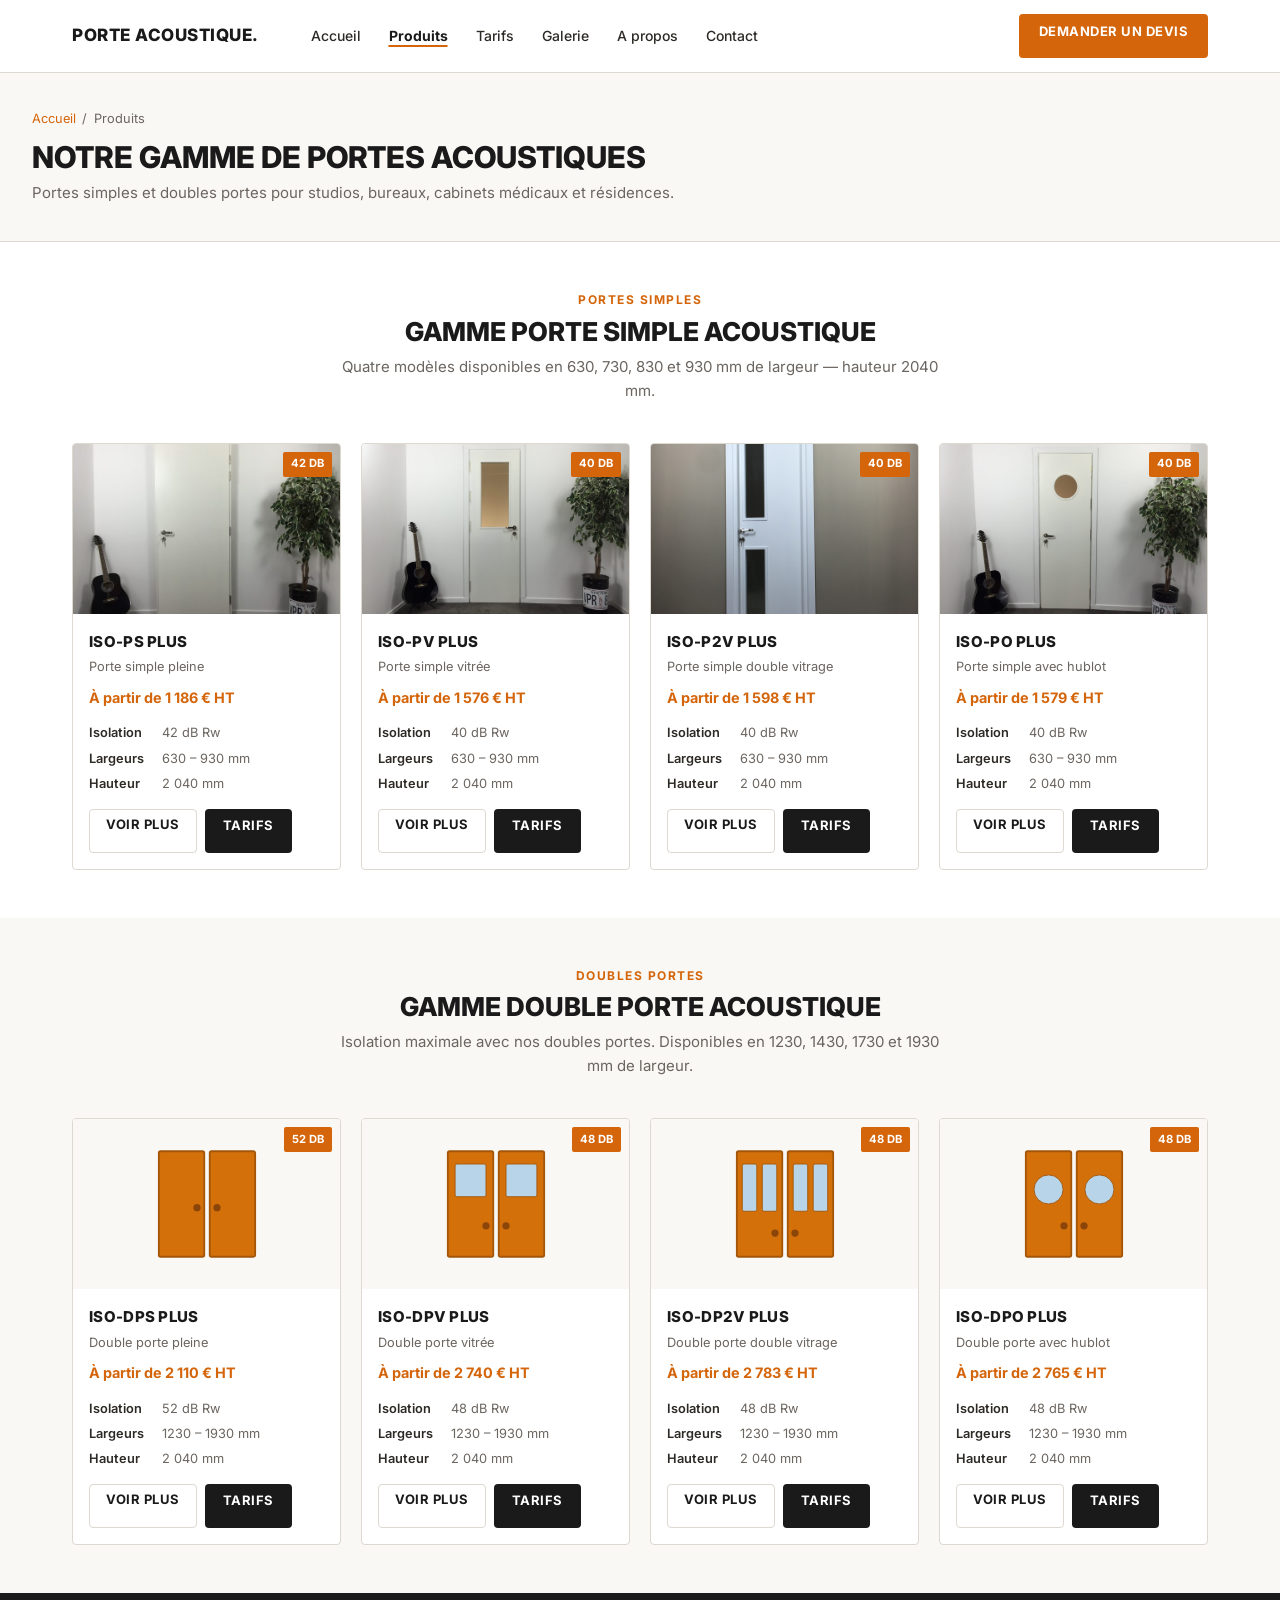
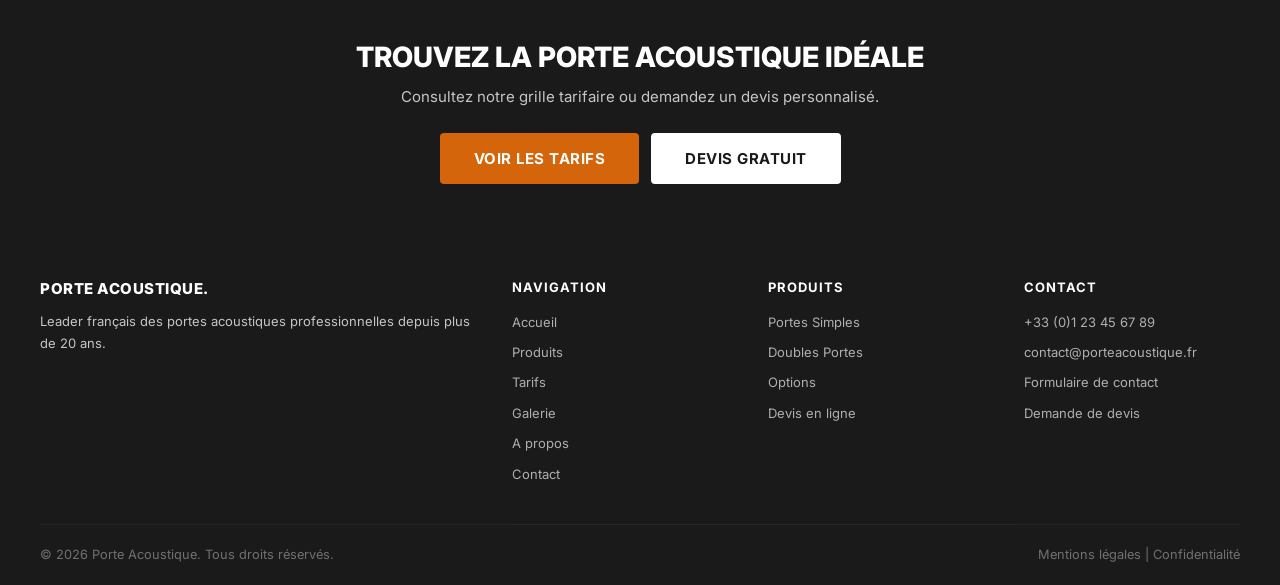
<file: produits.html>
<!DOCTYPE html>
<html lang="fr">
<head>
    <meta charset="UTF-8">
    <meta name="viewport" content="width=device-width, initial-scale=1.0">
    <title>Nos Produits | Porte Acoustique</title>
    <meta name="description" content="Gamme complète de portes acoustiques : portes simples et doubles portes. Isolation phonique de 35 à 52 dB. Fabrication française.">
    <link rel="preconnect" href="https://fonts.googleapis.com">
    <link rel="preconnect" href="https://fonts.gstatic.com" crossorigin>
    <link href="https://fonts.googleapis.com/css2?family=Inter:wght@400;500;600;700;800&display=swap" rel="stylesheet">
    <link rel="stylesheet" href="css/style.css">
</head>
<body>


<nav class="navbar">
    <div class="nav-inner">
        <a href="index.html" class="logo">PORTE ACOUSTIQUE<span class="logo-dot">.</span></a>
        <ul class="nav-links" id="navLinks">
            <li><a href="index.html">Accueil</a></li>
            <li><a href="produits.html" class="active">Produits</a></li>
            <li><a href="tarifs.html">Tarifs</a></li>
            <li><a href="galerie.html">Galerie</a></li>
            <li><a href="a-propos.html">A propos</a></li>
            <li><a href="contact.html">Contact</a></li>
            <li class="nav-mobile-devis"><a href="devis.html">Devis gratuit &rarr;</a></li>
        </ul>
        <a href="devis.html" class="btn btn-nav-devis">Demander un Devis</a>
        <button class="mobile-toggle" id="mobileToggle" aria-label="Menu">
            <span></span><span></span><span></span>
        </button>
    </div>
</nav>

<div class="page-hero">
    <div class="breadcrumb"><a href="index.html">Accueil</a><span class="sep">/</span><span>Produits</span></div>
    <h1>Notre Gamme de Portes Acoustiques</h1>
    <p>Portes simples et doubles portes pour studios, bureaux, cabinets médicaux et résidences.</p>
</div>

<!-- Portes Simples -->
<section class="section" id="portes-simples">
    <div class="container">
        <div class="section-header">
            <div class="section-label">Portes Simples</div>
            <h2 class="section-title">Gamme Porte Simple Acoustique</h2>
            <p class="section-desc">Quatre modèles disponibles en 630, 730, 830 et 930 mm de largeur &mdash; hauteur 2040 mm.</p>
        </div>
        <div class="products-grid">

            <div class="product-card">
                <div class="product-card-img">
                    <img src="images_agenererplustard/IMG_6274-e1475179363732.jpg" alt="ISO-PS Plus">
                    <span class="product-badge">42 dB</span>
                </div>
                <div class="product-card-body">
                    <div class="product-name">ISO-PS Plus</div>
                    <div class="product-type">Porte simple pleine</div>
                    <div class="product-from">À partir de 1 186 &euro; HT</div>
                    <ul class="product-card-specs">
                        <li><span>Isolation</span><span>42 dB Rw</span></li>
                        <li><span>Largeurs</span><span>630 &ndash; 930 mm</span></li>
                        <li><span>Hauteur</span><span>2 040 mm</span></li>
                    </ul>
                    <div class="product-card-actions">
                        <a href="produit-iso-ps-plus.html" class="btn btn-secondary btn-sm">Voir plus</a>
                        <a href="tarifs.html#portes-simples" class="btn btn-primary btn-sm">Tarifs</a>
                    </div>
                </div>
            </div>

            <div class="product-card">
                <div class="product-card-img">
                    <img src="images_agenererplustard/IMG_6256-scaled.jpg" alt="ISO-PV Plus">
                    <span class="product-badge">40 dB</span>
                </div>
                <div class="product-card-body">
                    <div class="product-name">ISO-PV Plus</div>
                    <div class="product-type">Porte simple vitrée</div>
                    <div class="product-from">À partir de 1 576 &euro; HT</div>
                    <ul class="product-card-specs">
                        <li><span>Isolation</span><span>40 dB Rw</span></li>
                        <li><span>Largeurs</span><span>630 &ndash; 930 mm</span></li>
                        <li><span>Hauteur</span><span>2 040 mm</span></li>
                    </ul>
                    <div class="product-card-actions">
                        <a href="produit-iso-pv-plus.html" class="btn btn-secondary btn-sm">Voir plus</a>
                        <a href="tarifs.html#portes-simples" class="btn btn-primary btn-sm">Tarifs</a>
                    </div>
                </div>
            </div>

            <div class="product-card">
                <div class="product-card-img">
                    <img src="images_agenererplustard/IMG_5763.jpg" alt="ISO-P2V Plus">
                    <span class="product-badge">40 dB</span>
                </div>
                <div class="product-card-body">
                    <div class="product-name">ISO-P2V Plus</div>
                    <div class="product-type">Porte simple double vitrage</div>
                    <div class="product-from">À partir de 1 598 &euro; HT</div>
                    <ul class="product-card-specs">
                        <li><span>Isolation</span><span>40 dB Rw</span></li>
                        <li><span>Largeurs</span><span>630 &ndash; 930 mm</span></li>
                        <li><span>Hauteur</span><span>2 040 mm</span></li>
                    </ul>
                    <div class="product-card-actions">
                        <a href="produit-iso-p2v-plus.html" class="btn btn-secondary btn-sm">Voir plus</a>
                        <a href="tarifs.html#portes-simples" class="btn btn-primary btn-sm">Tarifs</a>
                    </div>
                </div>
            </div>

            <div class="product-card">
                <div class="product-card-img">
                    <img src="images_agenererplustard/IMG_6250-scaled.jpg" alt="ISO-PO Plus">
                    <span class="product-badge">40 dB</span>
                </div>
                <div class="product-card-body">
                    <div class="product-name">ISO-PO Plus</div>
                    <div class="product-type">Porte simple avec hublot</div>
                    <div class="product-from">À partir de 1 579 &euro; HT</div>
                    <ul class="product-card-specs">
                        <li><span>Isolation</span><span>40 dB Rw</span></li>
                        <li><span>Largeurs</span><span>630 &ndash; 930 mm</span></li>
                        <li><span>Hauteur</span><span>2 040 mm</span></li>
                    </ul>
                    <div class="product-card-actions">
                        <a href="produit-iso-po-plus.html" class="btn btn-secondary btn-sm">Voir plus</a>
                        <a href="tarifs.html#portes-simples" class="btn btn-primary btn-sm">Tarifs</a>
                    </div>
                </div>
            </div>

        </div>
    </div>
</section>

<!-- Doubles Portes -->
<section class="section bg-light" id="doubles-portes">
    <div class="container">
        <div class="section-header">
            <div class="section-label">Doubles Portes</div>
            <h2 class="section-title">Gamme Double Porte Acoustique</h2>
            <p class="section-desc">Isolation maximale avec nos doubles portes. Disponibles en 1230, 1430, 1730 et 1930 mm de largeur.</p>
        </div>
        <div class="products-grid">

            <div class="product-card">
                <div class="product-card-img">
                    <svg width="100" height="130" viewBox="0 0 55 60" style="margin:auto;display:block;">
                        <rect x="1" y="1" width="25" height="58" rx="1" fill="#d4700a" stroke="#a35508" stroke-width="1"/>
                        <rect x="29" y="1" width="25" height="58" rx="1" fill="#d4700a" stroke="#a35508" stroke-width="1"/>
                        <circle cx="22" cy="32" r="2" fill="#8b4508"/>
                        <circle cx="33" cy="32" r="2" fill="#8b4508"/>
                    </svg>
                    <span class="product-badge">52 dB</span>
                </div>
                <div class="product-card-body">
                    <div class="product-name">ISO-DPS Plus</div>
                    <div class="product-type">Double porte pleine</div>
                    <div class="product-from">À partir de 2 110 &euro; HT</div>
                    <ul class="product-card-specs">
                        <li><span>Isolation</span><span>52 dB Rw</span></li>
                        <li><span>Largeurs</span><span>1230 &ndash; 1930 mm</span></li>
                        <li><span>Hauteur</span><span>2 040 mm</span></li>
                    </ul>
                    <div class="product-card-actions">
                        <a href="produit-iso-dps-plus.html" class="btn btn-secondary btn-sm">Voir plus</a>
                        <a href="tarifs.html#doubles-portes" class="btn btn-primary btn-sm">Tarifs</a>
                    </div>
                </div>
            </div>

            <div class="product-card">
                <div class="product-card-img">
                    <svg width="100" height="130" viewBox="0 0 55 60" style="margin:auto;display:block;">
                        <rect x="1" y="1" width="25" height="58" rx="1" fill="#d4700a" stroke="#a35508" stroke-width="1"/>
                        <rect x="29" y="1" width="25" height="58" rx="1" fill="#d4700a" stroke="#a35508" stroke-width="1"/>
                        <rect x="5" y="8" width="17" height="18" rx="1" fill="#b8d4e8" stroke="#a35508" stroke-width="0.5"/>
                        <rect x="33" y="8" width="17" height="18" rx="1" fill="#b8d4e8" stroke="#a35508" stroke-width="0.5"/>
                        <circle cx="22" cy="42" r="2" fill="#8b4508"/>
                        <circle cx="33" cy="42" r="2" fill="#8b4508"/>
                    </svg>
                    <span class="product-badge">48 dB</span>
                </div>
                <div class="product-card-body">
                    <div class="product-name">ISO-DPV Plus</div>
                    <div class="product-type">Double porte vitrée</div>
                    <div class="product-from">À partir de 2 740 &euro; HT</div>
                    <ul class="product-card-specs">
                        <li><span>Isolation</span><span>48 dB Rw</span></li>
                        <li><span>Largeurs</span><span>1230 &ndash; 1930 mm</span></li>
                        <li><span>Hauteur</span><span>2 040 mm</span></li>
                    </ul>
                    <div class="product-card-actions">
                        <a href="produit-iso-dpv-plus.html" class="btn btn-secondary btn-sm">Voir plus</a>
                        <a href="tarifs.html#doubles-portes" class="btn btn-primary btn-sm">Tarifs</a>
                    </div>
                </div>
            </div>

            <div class="product-card">
                <div class="product-card-img">
                    <svg width="100" height="130" viewBox="0 0 55 60" style="margin:auto;display:block;">
                        <rect x="1" y="1" width="25" height="58" rx="1" fill="#d4700a" stroke="#a35508" stroke-width="1"/>
                        <rect x="29" y="1" width="25" height="58" rx="1" fill="#d4700a" stroke="#a35508" stroke-width="1"/>
                        <rect x="4" y="8" width="8" height="26" rx="1" fill="#b8d4e8" stroke="#a35508" stroke-width="0.5"/>
                        <rect x="15" y="8" width="8" height="26" rx="1" fill="#b8d4e8" stroke="#a35508" stroke-width="0.5"/>
                        <rect x="32" y="8" width="8" height="26" rx="1" fill="#b8d4e8" stroke="#a35508" stroke-width="0.5"/>
                        <rect x="43" y="8" width="8" height="26" rx="1" fill="#b8d4e8" stroke="#a35508" stroke-width="0.5"/>
                        <circle cx="22" cy="46" r="2" fill="#8b4508"/>
                        <circle cx="33" cy="46" r="2" fill="#8b4508"/>
                    </svg>
                    <span class="product-badge">48 dB</span>
                </div>
                <div class="product-card-body">
                    <div class="product-name">ISO-DP2V Plus</div>
                    <div class="product-type">Double porte double vitrage</div>
                    <div class="product-from">À partir de 2 783 &euro; HT</div>
                    <ul class="product-card-specs">
                        <li><span>Isolation</span><span>48 dB Rw</span></li>
                        <li><span>Largeurs</span><span>1230 &ndash; 1930 mm</span></li>
                        <li><span>Hauteur</span><span>2 040 mm</span></li>
                    </ul>
                    <div class="product-card-actions">
                        <a href="produit-iso-dp2v-plus.html" class="btn btn-secondary btn-sm">Voir plus</a>
                        <a href="tarifs.html#doubles-portes" class="btn btn-primary btn-sm">Tarifs</a>
                    </div>
                </div>
            </div>

            <div class="product-card">
                <div class="product-card-img">
                    <svg width="100" height="130" viewBox="0 0 55 60" style="margin:auto;display:block;">
                        <rect x="1" y="1" width="25" height="58" rx="1" fill="#d4700a" stroke="#a35508" stroke-width="1"/>
                        <rect x="29" y="1" width="25" height="58" rx="1" fill="#d4700a" stroke="#a35508" stroke-width="1"/>
                        <circle cx="13.5" cy="22" r="8" fill="#b8d4e8" stroke="#a35508" stroke-width="0.5"/>
                        <circle cx="41.5" cy="22" r="8" fill="#b8d4e8" stroke="#a35508" stroke-width="0.5"/>
                        <circle cx="22" cy="42" r="2" fill="#8b4508"/>
                        <circle cx="33" cy="42" r="2" fill="#8b4508"/>
                    </svg>
                    <span class="product-badge">48 dB</span>
                </div>
                <div class="product-card-body">
                    <div class="product-name">ISO-DPO Plus</div>
                    <div class="product-type">Double porte avec hublot</div>
                    <div class="product-from">À partir de 2 765 &euro; HT</div>
                    <ul class="product-card-specs">
                        <li><span>Isolation</span><span>48 dB Rw</span></li>
                        <li><span>Largeurs</span><span>1230 &ndash; 1930 mm</span></li>
                        <li><span>Hauteur</span><span>2 040 mm</span></li>
                    </ul>
                    <div class="product-card-actions">
                        <a href="produit-iso-dpo-plus.html" class="btn btn-secondary btn-sm">Voir plus</a>
                        <a href="tarifs.html#doubles-portes" class="btn btn-primary btn-sm">Tarifs</a>
                    </div>
                </div>
            </div>

        </div>
    </div>
</section>

<section class="cta-banner">
    <h2>Trouvez la Porte Acoustique Idéale</h2>
    <p>Consultez notre grille tarifaire ou demandez un devis personnalisé.</p>
    <div class="btn-group">
        <a href="tarifs.html" class="btn btn-accent btn-lg">Voir les Tarifs</a>
        <a href="devis.html" class="btn btn-white btn-lg">Devis Gratuit</a>
    </div>
</section>

<footer>
    <div class="footer-grid">
        <div class="footer-brand">
            <h3>PORTE ACOUSTIQUE<span style="color:var(--accent)">.</span></h3>
            <p>Leader français des portes acoustiques professionnelles depuis plus de 20 ans.</p>
        </div>
        <div><h4>Navigation</h4><ul>
            <li><a href="index.html">Accueil</a></li>
            <li><a href="produits.html">Produits</a></li>
            <li><a href="tarifs.html">Tarifs</a></li>
            <li><a href="galerie.html">Galerie</a></li>
            <li><a href="a-propos.html">A propos</a></li>
            <li><a href="contact.html">Contact</a></li>
            <li class="nav-mobile-devis"><a href="devis.html">Devis gratuit &rarr;</a></li>
        </ul></div>
        <div><h4>Produits</h4><ul>
            <li><a href="tarifs.html#portes-simples">Portes Simples</a></li>
            <li><a href="tarifs.html#doubles-portes">Doubles Portes</a></li>
            <li><a href="tarifs.html#options">Options</a></li>
            <li><a href="devis.html">Devis en ligne</a></li>
        </ul></div>
        <div><h4>Contact</h4><ul>
            <li><a href="tel:+33123456789">+33 (0)1 23 45 67 89</a></li>
            <li><a href="mailto:contact@porteacoustique.fr">contact@porteacoustique.fr</a></li>
            <li><a href="contact.html">Formulaire de contact</a></li>
            <li><a href="devis.html">Demande de devis</a></li>
        </ul></div>
    </div>
    <div class="footer-bottom">
        <p>&copy; 2026 Porte Acoustique. Tous droits réservés.</p>
        <p><a href="#">Mentions légales</a> | <a href="#">Confidentialité</a></p>
    </div>
</footer>

<script src="js/main.js"></script>
</body>
</html>
</file>
<file: css/style.css>
/* ============================================================
   PORTE ACOUSTIQUE — Feuille de style
   Design : fond crème / orange / noir — basé sur l'exemple
   ============================================================ */

html { scroll-behavior: smooth; overflow-x: hidden; }
body { overflow-x: hidden; }
*, *::before, *::after { box-sizing: border-box; margin: 0; padding: 0; }

:root {
    --orange:       #d4650a;
    --orange-h:     #b85a09;
    --orange-glow:  rgba(212,101,10,0.28);
    --dark:         #1a1a1a;
    --text:         #2d2a26;
    --text-light:   #6b6560;
    --bg:           #ffffff;
    --bg-warm:      #faf8f5;
    --bg-card:      #ede8df;
    --border:       #ddd8d0;
    --radius:       4px;
    --radius-lg:    8px;
    --shadow:       0 2px 16px rgba(0,0,0,0.09);
    --shadow-hover: 0 8px 28px rgba(0,0,0,0.14);
    --transition:   0.2s ease;
}

/* Focus accessible */
:focus-visible {
    outline: 2px solid var(--orange);
    outline-offset: 3px;
    border-radius: var(--radius);
}

body { font-family: 'Inter', Arial, sans-serif; color: var(--text); background: var(--bg); line-height: 1.6; font-size: 15px; }
a { text-decoration: none; color: inherit; }
img { max-width: 100%; height: auto; display: block; }
h1,h2,h3,h4 { line-height: 1.2; color: var(--dark); }

/* ============================================================
   NAVIGATION
   ============================================================ */
.navbar {
    background: rgba(255,255,255,0.97);
    backdrop-filter: blur(10px);
    -webkit-backdrop-filter: blur(10px);
    border-bottom: 1px solid var(--border);
    position: sticky;
    top: 0;
    z-index: 200;
    transition: box-shadow var(--transition);
}
.navbar.scrolled { box-shadow: 0 2px 20px rgba(0,0,0,0.08); }
.nav-inner {
    max-width: 1200px;
    margin: 0 auto;
    padding: 0.875rem 2rem;
    display: flex;
    align-items: center;
    gap: 2.5rem;
}
.logo {
    font-size: 1.0625rem;
    font-weight: 800;
    color: var(--dark);
    letter-spacing: 0.5px;
    white-space: nowrap;
    text-transform: uppercase;
}
.nav-links {
    list-style: none;
    display: flex;
    gap: 0.25rem;
    flex: 1;
}
.nav-links a {
    display: block;
    padding: 0.3rem 0.75rem;
    font-size: 0.875rem;
    font-weight: 500;
    color: var(--text);
    transition: color 0.15s;
}
.nav-links a:hover { color: var(--orange); }
.nav-links a.active {
    color: var(--dark);
    font-weight: 700;
    text-decoration: underline;
    text-decoration-color: var(--orange);
    text-underline-offset: 4px;
    text-decoration-thickness: 2px;
}
.nav-cta {
    margin-left: auto;
    display: flex;
    align-items: center;
    gap: 1rem;
}
.nav-search { font-size: 1.125rem; color: var(--text-light); cursor: pointer; }
.mobile-toggle { display: none; background: none; border: none; cursor: pointer; padding: 0.4rem; }
.mobile-toggle span { display: block; width: 22px; height: 2px; background: var(--dark); margin: 5px 0; }
.nav-mobile-devis { display: none; }

/* ============================================================
   BOUTONS
   ============================================================ */
.btn {
    display: inline-block;
    padding: 0.65rem 1.5rem;
    border-radius: var(--radius);
    font-size: 0.875rem;
    font-weight: 700;
    letter-spacing: 0.5px;
    text-transform: uppercase;
    cursor: pointer;
    border: 2px solid transparent;
    transition: background var(--transition), color var(--transition), border-color var(--transition), transform var(--transition), box-shadow var(--transition);
    text-align: center;
    min-height: 44px;
    line-height: 1.3;
}
.btn-orange { background: var(--orange); color: #fff; }
.btn-orange:hover { background: var(--orange-h); transform: translateY(-1px); box-shadow: 0 4px 14px var(--orange-glow); }
.btn-outline { background: transparent; color: var(--dark); border-color: var(--dark); }
.btn-outline:hover { background: var(--dark); color: #fff; transform: translateY(-1px); }
.btn-outline-orange { background: transparent; color: var(--orange); border-color: var(--orange); }
.btn-outline-orange:hover { background: var(--orange); color: #fff; transform: translateY(-1px); }
.btn-lg { padding: 0.875rem 2rem; font-size: 0.9375rem; }
.btn-sm { padding: 0.4rem 1rem; font-size: 0.8125rem; }
.btn-full { width: 100%; }
.btn-group { display: flex; gap: 0.75rem; flex-wrap: wrap; }

/* ---- Ancien alias (compatibilité pages existantes) ---- */
.btn-primary { background: var(--dark); color: #fff; }
.btn-primary:hover { background: #333; transform: translateY(-1px); }
.btn-secondary { background: #fff; color: var(--dark); border: 1px solid var(--border); }
.btn-secondary:hover { background: var(--bg-warm); transform: translateY(-1px); }
.btn-accent { background: var(--orange); color: #fff; }
.btn-accent:hover { background: var(--orange-h); transform: translateY(-1px); box-shadow: 0 4px 14px var(--orange-glow); }
.btn-nav-devis { background: var(--orange); color: #fff; padding: 0.45rem 1.1rem; border-radius: var(--radius); font-size: 0.8125rem; font-weight: 700; text-transform: uppercase; letter-spacing: 0.5px; transition: background var(--transition), transform var(--transition); }
.btn-nav-devis:hover { background: var(--orange-h); transform: translateY(-1px); }
.btn-white { background: #fff; color: var(--dark); border: 2px solid #fff; }
.btn-white:hover { background: var(--bg-warm); transform: translateY(-1px); }

/* ============================================================
   HERO ACCUEIL
   ============================================================ */
.home-hero {
    position: relative;
    min-height: 100vh;
    display: flex;
    align-items: center;
    overflow: hidden;
    border-bottom: 1px solid var(--border);
}
.hero-bg-img {
    position: absolute;
    inset: 0;
    width: 100%;
    height: 100%;
    object-fit: cover;
    object-position: center;
    z-index: 0;
}
.hero-bg-overlay {
    position: absolute;
    inset: 0;
    background: linear-gradient(
        105deg,
        rgba(10, 8, 5, 0.78) 0%,
        rgba(10, 8, 5, 0.55) 55%,
        rgba(10, 8, 5, 0.20) 100%
    );
    z-index: 1;
}
.home-hero-inner {
    position: relative;
    z-index: 2;
    max-width: 1200px;
    width: 100%;
    margin: 0 auto;
    padding: 7rem 2rem 5rem;
}
.hero-text h1 {
    font-size: 3rem;
    font-weight: 900;
    color: #fff;
    line-height: 1.08;
    margin-bottom: 1rem;
    text-transform: uppercase;
    letter-spacing: -0.5px;
}
.hero-text h1 span { color: var(--orange); }
.hero-subtitle { font-size: 1.0625rem; color: rgba(255,255,255,0.82); margin-bottom: 0; max-width: 480px; line-height: 1.65; }

/* Grille de mesures KPI */
.hero-specs {
    display: grid;
    grid-template-columns: repeat(4, 1fr);
    border: 1.5px solid rgba(255,255,255,0.18);
    border-radius: var(--radius);
    overflow: hidden;
    margin-top: 1.75rem;
    background: rgba(0,0,0,0.35);
    backdrop-filter: blur(8px);
    -webkit-backdrop-filter: blur(8px);
}
.hero-spec {
    padding: 0.9rem 0.6rem 0.75rem;
    text-align: center;
    border-right: 1px solid rgba(255,255,255,0.12);
}
.hero-spec:last-child { border-right: none; }
.hero-spec-num {
    font-size: 1.125rem;
    font-weight: 900;
    color: #fff;
    line-height: 1;
    font-variant-numeric: tabular-nums;
    white-space: nowrap;
}
.hero-spec-unit {
    font-size: 0.625rem;
    font-weight: 800;
    color: var(--orange);
    text-transform: uppercase;
    letter-spacing: 0.8px;
    margin-top: 0.15rem;
}
.hero-spec-lbl {
    font-size: 0.625rem;
    color: rgba(255,255,255,0.6);
    margin-top: 0.3rem;
    line-height: 1.3;
    text-transform: uppercase;
    letter-spacing: 0.3px;
}
.hero-spec.spec-db .hero-spec-num { color: var(--orange); }
.hero-spec.spec-db { background: rgba(212,101,10,0.18); }

.hero-trust-row {
    display: flex;
    gap: 1.25rem;
    flex-wrap: wrap;
    margin-top: 1.25rem;
}
.hero-trust-item {
    font-size: 0.8125rem;
    color: rgba(255,255,255,0.75);
    display: flex;
    align-items: center;
    gap: 0.4rem;
}
.hero-trust-item span { color: var(--orange); font-weight: 700; }

.hero-phone {
    display: flex;
    align-items: center;
    gap: 0.5rem;
    font-size: 0.9375rem;
    color: rgba(255,255,255,0.85);
}
.hero-phone svg { width: 16px; height: 16px; fill: var(--orange); flex-shrink: 0; }

/* Colonne porte (droite) */
.hero-door-wrap {
    display: flex;
    align-items: center;
    justify-content: center;
    position: relative;
}
.hero-img-frame {
    position: relative;
    border-radius: 10px;
    overflow: hidden;
    width: 100%;
    max-width: 520px;
    aspect-ratio: 3 / 4;
    box-shadow: 0 24px 64px rgba(0,0,0,0.18), 0 4px 16px rgba(0,0,0,0.10);
}
.hero-door-img {
    width: 100%;
    height: 100%;
    object-fit: cover;
    display: block;
    transition: transform 0.4s ease;
}
.hero-img-frame:hover .hero-door-img {
    transform: scale(1.03);
}
.hero-img-badge {
    position: absolute;
    top: 1.25rem;
    right: 1.25rem;
    background: var(--orange);
    color: #fff;
    padding: 0.6rem 1rem;
    border-radius: 6px;
    text-align: center;
    display: flex;
    flex-direction: column;
    line-height: 1.2;
    box-shadow: 0 4px 16px rgba(212,101,10,0.4);
}
.hero-img-badge-num {
    font-size: 1.2rem;
    font-weight: 900;
    letter-spacing: -0.02em;
}
.hero-img-badge-unit {
    font-size: 0.6rem;
    font-weight: 700;
    opacity: 0.92;
    text-transform: uppercase;
    letter-spacing: 0.05em;
    margin-top: 0.1rem;
}
.hero-img-caption {
    position: absolute;
    bottom: 0;
    left: 0;
    right: 0;
    background: linear-gradient(to top, rgba(20,16,12,0.75) 0%, transparent 100%);
    padding: 2rem 1.125rem 0.875rem;
    display: flex;
    gap: 0.875rem;
    flex-wrap: wrap;
    color: #fff;
    font-size: 0.72rem;
    font-weight: 600;
    letter-spacing: 0.02em;
}
/* Schéma de coupe */
.hero-crosssection {
    display: flex;
    align-items: center;
    gap: 1rem;
    margin-top: 1.75rem;
    padding: 0.875rem 1rem;
    background: rgba(255,255,255,0.6);
    border: 1px solid var(--border);
    border-radius: var(--radius);
    max-width: 340px;
}
.hero-crosssection-label { font-size: 0.8rem; color: var(--text); line-height: 1.4; }
.hero-crosssection-label strong { font-weight: 700; color: var(--dark); display: block; margin-bottom: 0.1rem; }
/* Dimensions */
.hero-dims {
    margin-top: 1rem;
    border: 1px solid var(--border);
    border-radius: var(--radius);
    background: var(--bg);
    padding: 0.75rem 1rem;
    display: inline-block;
    max-width: 340px;
    width: 100%;
}
.hero-dims-title {
    display: flex;
    align-items: center;
    gap: 0.5rem;
    font-size: 0.8125rem;
    font-weight: 700;
    margin-bottom: 0.5rem;
    color: var(--dark);
}
.hero-dims-title svg { color: var(--orange); flex-shrink: 0; }
.hero-dims-row { font-size: 0.8rem; color: var(--text-light); line-height: 1.8; }
/* Disclaimer */
.hero-disclaimer { max-width: 1200px; margin: 0.75rem auto 0; padding: 0 2rem; font-size: 0.75rem; color: var(--text-light); font-style: italic; }


/* ============================================================
   BANDE CTA CENTRALE
   ============================================================ */
.cta-strip {
    background: var(--bg);
    padding: 3rem 2rem;
    text-align: center;
    border-top: 1px solid var(--border);
    border-bottom: 1px solid var(--border);
}
.cta-strip h2 { font-size: 1.75rem; font-weight: 800; margin-bottom: 1.25rem; }
.cta-features {
    display: grid;
    grid-template-columns: 1fr 1fr;
    gap: 0.5rem 3rem;
    max-width: 600px;
    margin: 1.5rem auto 0;
    text-align: left;
}
.cta-feature {
    display: flex;
    align-items: center;
    gap: 0.5rem;
    font-size: 0.9rem;
    color: var(--text);
}
.cta-feature::before { content: "✓"; color: var(--orange); font-weight: 700; font-size: 1rem; flex-shrink: 0; }

/* ============================================================
   SECTION APPLICATIONS
   ============================================================ */
.applications-section {
    padding: 3rem 2rem;
    background: var(--bg-warm);
}
.applications-section h2 { font-size: 1.75rem; font-weight: 800; text-align: center; margin-bottom: 1.75rem; }
.apps-grid {
    max-width: 1200px;
    margin: 0 auto;
    display: grid;
    grid-template-columns: repeat(4, 1fr);
    gap: 1rem;
}
.app-card {
    border-radius: var(--radius-lg);
    overflow: hidden;
    position: relative;
    aspect-ratio: 1/1.1;
    background: #222;
    transition: transform var(--transition), box-shadow var(--transition);
}
.app-card:hover { transform: translateY(-4px); box-shadow: var(--shadow-hover); }
.app-card img { width: 100%; height: 100%; object-fit: cover; opacity: 0.85; transition: opacity 0.25s; }
.app-card:hover img { opacity: 1; }
.app-card-placeholder { width: 100%; height: 100%; background: linear-gradient(135deg, #2d2a26 0%, #1a1a1a 100%); display: flex; align-items: center; justify-content: center; font-size: 3rem; }
.app-card-body {
    position: absolute;
    bottom: 0;
    left: 0;
    right: 0;
    padding: 0.875rem;
    background: linear-gradient(to top, rgba(0,0,0,0.75) 0%, transparent 100%);
    color: #fff;
}
.app-card-title { font-size: 1rem; font-weight: 700; }
.app-card-desc { font-size: 0.75rem; opacity: 0.85; margin-top: 0.2rem; }

/* ============================================================
   SECTION PRODUITS (modèles dB)
   ============================================================ */
.models-section {
    padding: 3rem 2rem;
    background: var(--bg);
}
.models-grid {
    max-width: 1200px;
    margin: 0 auto;
    display: grid;
    grid-template-columns: repeat(3, 1fr);
    gap: 1.25rem;
}
.model-card {
    background: var(--bg-card);
    border-radius: var(--radius-lg);
    padding: 1.5rem;
    display: flex;
    flex-direction: column;
    gap: 0.5rem;
    transition: box-shadow var(--transition), transform var(--transition);
}
.model-card:hover { box-shadow: var(--shadow); transform: translateY(-2px); }
.model-ref { font-size: 0.75rem; font-weight: 700; text-transform: uppercase; letter-spacing: 1px; color: var(--text-light); }
.model-db { font-size: 3rem; font-weight: 900; color: var(--dark); line-height: 1; }
.model-db span { font-size: 1.25rem; font-weight: 500; color: var(--text-light); }
.model-card .btn { margin-top: 0.75rem; width: fit-content; }

/* ============================================================
   HERO PAGES INTERNES
   ============================================================ */
.page-hero {
    background: var(--bg-warm);
    padding: 2.25rem 2rem;
    border-bottom: 1px solid var(--border);
}
.page-hero-inner { max-width: 1200px; margin: 0 auto; }
.breadcrumb { font-size: 0.8rem; color: var(--text-light); margin-bottom: 0.625rem; }
.breadcrumb a { color: var(--orange); }
.breadcrumb .sep { margin: 0 0.4rem; }
.page-hero h1 { font-size: 1.875rem; font-weight: 800; text-transform: uppercase; }
.page-hero p { color: var(--text-light); margin-top: 0.375rem; }

/* ============================================================
   CONTENEUR & SECTIONS
   ============================================================ */
.container { max-width: 1200px; margin: 0 auto; padding: 0 2rem; }
.section { padding: 3rem 2rem; }
.section.bg-warm { background: var(--bg-warm); }
.section.bg-light { background: var(--bg-warm); }
.section-header { text-align: center; margin-bottom: 2.5rem; }
.section-label { font-size: 0.75rem; font-weight: 700; text-transform: uppercase; letter-spacing: 1.5px; color: var(--orange); margin-bottom: 0.4rem; }
.section-title { font-size: 1.625rem; font-weight: 800; text-transform: uppercase; }
.section-desc { color: var(--text-light); margin-top: 0.5rem; max-width: 600px; margin-left: auto; margin-right: auto; }

/* ============================================================
   PRODUITS GRILLE
   ============================================================ */
.products-grid {
    max-width: 1200px;
    margin: 0 auto;
    display: grid;
    grid-template-columns: repeat(4, 1fr);
    gap: 1.25rem;
}
.product-card { background: var(--bg); border: 1px solid var(--border); border-radius: var(--radius); overflow: hidden; transition: box-shadow var(--transition), transform var(--transition); }
.product-card:hover { box-shadow: var(--shadow-hover); transform: translateY(-3px); }
.product-card-img { background: var(--bg-warm); height: 170px; display: flex; align-items: center; justify-content: center; position: relative; overflow: hidden; }
.product-card-img img { width: 100%; height: 100%; object-fit: cover; }
.product-badge { position: absolute; top: 0.5rem; right: 0.5rem; background: var(--orange); color: #fff; font-size: 0.7rem; font-weight: 700; padding: 0.2rem 0.5rem; border-radius: 2px; text-transform: uppercase; }
.product-card-body { padding: 1rem; }
.product-name { font-size: 0.9375rem; font-weight: 800; color: var(--dark); margin-bottom: 0.2rem; text-transform: uppercase; letter-spacing: 0.3px; }
.product-type { font-size: 0.8rem; color: var(--text-light); margin-bottom: 0.5rem; }
.product-from { font-size: 0.9rem; font-weight: 700; color: var(--orange); margin-bottom: 0.75rem; }
.product-card-specs { font-size: 0.8rem; color: var(--text-light); margin-bottom: 0.75rem; list-style: none; }
.product-card-specs li { padding: 0.15rem 0; display: flex; gap: 0.5rem; }
.product-card-specs li span:first-child { font-weight: 600; color: var(--text); min-width: 65px; }
.product-card-actions { display: flex; gap: 0.5rem; flex-wrap: wrap; }

/* ============================================================
   TABLEAU TARIFS
   ============================================================ */
.pricing-section { padding: 2.5rem 2rem; }
.pricing-section.bg-warm { background: var(--bg-warm); }
.pricing-wrap { max-width: 1100px; margin: 0 auto; overflow-x: auto; -webkit-overflow-scrolling: touch; }
.pricing-title { font-size: 1.125rem; font-weight: 800; text-transform: uppercase; letter-spacing: 0.5px; color: var(--dark); margin-bottom: 0.25rem; }
.pricing-note { font-size: 0.8125rem; color: var(--text-light); margin-bottom: 1.25rem; }

.price-table { width: 100%; border-collapse: collapse; font-size: 0.9rem; min-width: 520px; }
.price-table thead tr { background: var(--dark); }
.price-table thead th { padding: 0.875rem 1rem; text-align: center; color: rgba(255,255,255,0.85); font-size: 0.875rem; font-weight: 500; border: 1px solid rgba(255,255,255,0.06); }
.price-table thead th:first-child { background: transparent; width: 170px; }
.price-table tbody tr:nth-child(odd)  { background: #f2ede6; }
.price-table tbody tr:nth-child(even) { background: var(--bg); }
.price-table tbody td { padding: 0.75rem 1rem; border: 1px solid #e0dbd4; vertical-align: middle; }
.price-table .col-product { font-size: 0.875rem; font-weight: 600; color: var(--orange); }
.price-table .col-product a { color: var(--orange); }
.price-table .col-product a:hover { text-decoration: underline; }
.price-table .col-price { text-align: center; padding: 0.75rem 0.5rem; }
.price-table .col-price .door-svg { margin: 0 auto 0.4rem; display: block; }
.price-table .col-price .price-val { font-size: 0.875rem; color: var(--orange); font-weight: 600; }
.price-table tfoot td { text-align: center; padding: 0.75rem 0.5rem; background: #ebe5dc; border: 1px solid #e0dbd4; }
.price-table tfoot td:first-child { text-align: left; background: transparent; border: none; }

.btn-devis-tbl { display: inline-block; padding: 0.3rem 1.1rem; background: #fff; border: 1px solid #b0a898; color: var(--text); font-size: 0.8125rem; border-radius: 2px; cursor: pointer; text-decoration: none; }
.btn-devis-tbl:hover { background: var(--orange); color: #fff; border-color: var(--orange); }

/* Options */
.options-block { max-width: 680px; margin: 1.5rem 0; }
.options-block h3 { font-size: 0.9375rem; font-weight: 700; text-transform: uppercase; letter-spacing: 0.5px; margin-bottom: 0.875rem; color: var(--dark); }
.options-block ul { list-style: none; }
.options-block ul li { display: flex; justify-content: space-between; align-items: center; padding: 0.4rem 0; border-bottom: 1px solid var(--border); font-size: 0.875rem; }
.options-block ul li:last-child { border-bottom: none; }
.opt-price { font-weight: 700; color: var(--dark); }

/* ============================================================
   FORMULAIRES
   ============================================================ */
.form-section { max-width: 1100px; margin: 0 auto; }
.form-grid { display: grid; grid-template-columns: 1fr 2fr; gap: 3rem; align-items: start; }
.form-sidebar { background: var(--bg-warm); padding: 1.5rem; border-radius: var(--radius); border: 1px solid var(--border); }
.form-sidebar h3 { font-size: 0.9375rem; font-weight: 800; text-transform: uppercase; margin-bottom: 1rem; }
.form-steps { list-style: none; }
.form-steps li { display: flex; gap: 0.875rem; margin-bottom: 1.25rem; align-items: flex-start; }
.step-num { width: 26px; height: 26px; background: var(--orange); color: #fff; border-radius: 50%; display: flex; align-items: center; justify-content: center; font-size: 0.75rem; font-weight: 700; flex-shrink: 0; }
.step-text h4 { font-size: 0.875rem; font-weight: 700; margin-bottom: 0.15rem; }
.step-text p { font-size: 0.8rem; color: var(--text-light); }
.form-box { background: var(--bg); border: 1px solid var(--border); padding: 2rem; border-radius: var(--radius); }
.form-box h3 { font-size: 1.0625rem; font-weight: 800; text-transform: uppercase; margin-bottom: 0.25rem; }
.form-box > p { color: var(--text-light); font-size: 0.875rem; margin-bottom: 1.5rem; }
.form-group { margin-bottom: 1rem; }
.form-group label { display: block; font-size: 0.8rem; font-weight: 700; text-transform: uppercase; letter-spacing: 0.5px; margin-bottom: 0.35rem; color: var(--text); }
.form-group input, .form-group select, .form-group textarea { width: 100%; padding: 0.5625rem 0.875rem; border: 1px solid var(--border); border-radius: var(--radius); font-size: 0.9375rem; font-family: inherit; color: var(--text); background: var(--bg); transition: border-color 0.15s; }
.form-group input:focus, .form-group select:focus, .form-group textarea:focus { outline: none; border-color: var(--orange); }
.form-group textarea { resize: vertical; min-height: 110px; }
.form-row { display: grid; grid-template-columns: 1fr 1fr; gap: 1rem; }
.form-divider { border: none; border-top: 1px solid var(--border); margin: 1.25rem 0; }
.form-section-title { font-size: 0.75rem; font-weight: 700; text-transform: uppercase; letter-spacing: 1px; color: var(--text-light); margin-bottom: 0.875rem; }
.required { color: #c0392b; }
.preselect-banner { background: rgba(212,101,10,0.07); border: 1px solid rgba(212,101,10,0.25); border-radius: var(--radius); padding: 1rem 1.25rem; margin-bottom: 1.5rem; font-size: 0.875rem; }

/* ============================================================
   STATS
   ============================================================ */
.stats-row { background: var(--bg-warm); padding: 2.5rem 2rem; display: flex; justify-content: center; flex-wrap: wrap; gap: 3rem; border-top: 1px solid var(--border); border-bottom: 1px solid var(--border); }
.stat-item { text-align: center; }
.stat-num { font-size: 2.25rem; font-weight: 900; color: var(--dark); line-height: 1; }
.stat-lbl { font-size: 0.8rem; color: var(--text-light); margin-top: 0.25rem; text-transform: uppercase; letter-spacing: 0.5px; }

/* ============================================================
   CTA BANNER
   ============================================================ */
.cta-banner { background: var(--dark); color: #fff; padding: 3rem 2rem; text-align: center; }
.cta-banner h2 { color: #fff; font-size: 1.75rem; font-weight: 800; text-transform: uppercase; margin-bottom: 0.625rem; }
.cta-banner p { opacity: 0.75; margin-bottom: 1.5rem; }
.cta-banner .btn-group { justify-content: center; }

/* ============================================================
   FEATURES
   ============================================================ */
.features-grid { max-width: 1200px; margin: 0 auto; display: grid; grid-template-columns: repeat(3, 1fr); gap: 1.25rem; }
.feature-card { background: var(--bg-warm); padding: 1.5rem; border-radius: var(--radius-lg); border-top: 3px solid var(--orange); transition: box-shadow var(--transition), transform var(--transition); }
.feature-card:hover { box-shadow: var(--shadow); transform: translateY(-2px); }
.feature-icon { font-size: 1.75rem; margin-bottom: 0.75rem; }
.feature-card h3 { font-size: 0.9375rem; font-weight: 700; text-transform: uppercase; letter-spacing: 0.3px; margin-bottom: 0.375rem; }
.feature-card p { font-size: 0.875rem; color: var(--text-light); }

.how-grid { max-width: 1100px; margin: 0 auto; display: grid; grid-template-columns: repeat(4, 1fr); gap: 1.5rem; text-align: center; }
.how-step { padding: 1rem; }
.how-num { width: 44px; height: 44px; background: var(--orange); color: #fff; border-radius: 50%; display: flex; align-items: center; justify-content: center; font-size: 1.125rem; font-weight: 800; margin: 0 auto 0.875rem; }
.how-step h3 { font-size: 0.9375rem; font-weight: 700; text-transform: uppercase; margin-bottom: 0.375rem; }
.how-step p { font-size: 0.8125rem; color: var(--text-light); }

/* ============================================================
   CONTACT
   ============================================================ */
.contact-grid { display: grid; grid-template-columns: 1fr 2fr; gap: 3rem; max-width: 1000px; margin: 0 auto; }
.contact-info h3 { font-size: 1rem; font-weight: 800; text-transform: uppercase; margin-bottom: 1.25rem; }
.contact-info-item { margin-bottom: 1.5rem; }
.contact-info-item h4 { font-size: 0.8125rem; font-weight: 700; text-transform: uppercase; letter-spacing: 0.5px; color: var(--orange); margin-bottom: 0.375rem; }
.contact-info-item p { font-size: 0.875rem; line-height: 1.7; }
.contact-info-item a { color: var(--orange); }
.map-placeholder { background: var(--bg-warm); border: 1px solid var(--border); border-radius: var(--radius); height: 350px; display: flex; align-items: center; justify-content: center; text-align: center; color: var(--text-light); }

/* ============================================================
   A PROPOS
   ============================================================ */
.about-intro { display: grid; grid-template-columns: 1fr 2fr; gap: 3rem; align-items: start; max-width: 1100px; margin: 0 auto; }
.about-img { background: var(--bg-warm); aspect-ratio: 4/3; border-radius: var(--radius); display: flex; align-items: center; justify-content: center; color: var(--text-light); font-size: 0.875rem; text-align: center; border: 1px dashed var(--border); }
.about-text h2 { font-size: 1.375rem; font-weight: 800; text-transform: uppercase; margin-bottom: 1rem; }
.about-text p { color: var(--text); margin-bottom: 0.875rem; font-size: 0.9375rem; }
.values-grid { max-width: 1100px; margin: 0 auto; display: grid; grid-template-columns: repeat(3, 1fr); gap: 1.25rem; }
.value-card { background: var(--bg-warm); padding: 1.5rem; border-radius: var(--radius-lg); border-top: 3px solid var(--orange); transition: box-shadow var(--transition), transform var(--transition); }
.value-card:hover { box-shadow: var(--shadow); transform: translateY(-2px); }
.value-icon { font-size: 1.5rem; margin-bottom: 0.625rem; }
.value-card h3 { font-size: 0.9375rem; font-weight: 800; text-transform: uppercase; margin-bottom: 0.5rem; }
.value-card p { font-size: 0.875rem; color: var(--text-light); }

/* ============================================================
   PAGE PRODUIT DETAIL
   ============================================================ */
.product-detail-layout { display: grid; grid-template-columns: 320px 1fr; gap: 3rem; max-width: 1100px; margin: 0 auto; }
.door-preview { background: var(--bg-warm); border: 1px solid var(--border); border-radius: var(--radius); padding: 1.5rem; text-align: center; }
.door-preview .quick-stats { display: grid; grid-template-columns: 1fr 1fr; gap: 0.625rem; margin: 1rem 0; }
.quick-stat { background: var(--bg); border: 1px solid var(--border); border-radius: var(--radius); padding: 0.625rem; text-align: center; }
.quick-stat-val { font-size: 1.125rem; font-weight: 800; color: var(--dark); }
.quick-stat-lbl { font-size: 0.7rem; color: var(--text-light); text-transform: uppercase; }
.product-info h2 { font-size: 1.75rem; font-weight: 900; text-transform: uppercase; margin-bottom: 0.5rem; }
.product-category-badge { display: inline-block; background: var(--bg-warm); border: 1px solid var(--border); color: var(--text-light); font-size: 0.75rem; font-weight: 600; padding: 0.2rem 0.625rem; border-radius: 20px; margin-bottom: 0.75rem; text-transform: uppercase; }
.product-db-badge { display: inline-block; background: var(--orange); color: #fff; font-size: 0.8rem; font-weight: 700; padding: 0.2rem 0.75rem; border-radius: 20px; margin-left: 0.5rem; margin-bottom: 0.75rem; }
.product-description { color: var(--text); margin-bottom: 1.5rem; }
.tabs-nav { display: flex; gap: 0; border-bottom: 2px solid var(--border); margin-bottom: 1.5rem; }
.tab-btn { padding: 0.6rem 1.25rem; font-size: 0.8125rem; font-weight: 700; text-transform: uppercase; letter-spacing: 0.5px; background: none; border: none; border-bottom: 2px solid transparent; margin-bottom: -2px; cursor: pointer; color: var(--text-light); }
.tab-btn.active { color: var(--orange); border-bottom-color: var(--orange); }
.tab-panel { display: none; }
.tab-panel.active { display: block; }
.specs-table { width: 100%; border-collapse: collapse; font-size: 0.875rem; }
.specs-table th, .specs-table td { padding: 0.5rem 0.75rem; border: 1px solid var(--border); }
.specs-table thead th { background: var(--bg-warm); font-weight: 700; text-align: left; text-transform: uppercase; font-size: 0.8rem; letter-spacing: 0.5px; }
.specs-table tbody tr:nth-child(even) { background: #faf8f5; }
.specs-table .specs-section-head td { background: var(--dark); color: #fff; font-weight: 700; font-size: 0.8rem; text-transform: uppercase; }
.trust-strip { background: var(--bg-warm); border-top: 1px solid var(--border); border-bottom: 1px solid var(--border); padding: 0.875rem 2rem; }
.trust-strip-inner { max-width: 1200px; margin: 0 auto; display: flex; flex-wrap: wrap; gap: 1.5rem; justify-content: center; }
.trust-item { display: flex; align-items: center; gap: 0.4rem; font-size: 0.8rem; color: var(--text-light); text-transform: uppercase; letter-spacing: 0.5px; }
.trust-check { color: var(--orange); font-weight: 700; }
.info-box { background: rgba(212,101,10,0.07); border-left: 3px solid var(--orange); padding: 0.875rem 1rem; font-size: 0.875rem; margin: 1rem 0; }
.warning-box { background: rgba(26,26,26,0.04); border-left: 3px solid var(--dark); padding: 0.875rem 1rem; font-size: 0.875rem; margin: 1rem 0; }
.info-box strong, .warning-box strong { display: block; margin-bottom: 0.25rem; }
.finishes-grid { display: grid; grid-template-columns: repeat(3, 1fr); gap: 1.25rem; max-width: 1100px; margin: 0 auto; }
.finish-card { background: var(--bg-warm); border-radius: var(--radius); overflow: hidden; border: 1px solid var(--border); }
.finish-card-header { padding: 1rem; background: var(--dark); color: #fff; }
.finish-card-header h4 { color: #fff; font-size: 0.9375rem; text-transform: uppercase; margin-bottom: 0.25rem; }
.finish-card-header p { font-size: 0.8125rem; opacity: 0.75; }
.finish-card-body { padding: 1rem; }
.swatches-row { display: flex; flex-wrap: wrap; gap: 0.375rem; margin-bottom: 0.625rem; }
.swatch { width: 24px; height: 24px; border-radius: 50%; border: 1px solid rgba(0,0,0,0.15); cursor: pointer; transition: transform 0.15s; }
.swatch:hover { transform: scale(1.2); }
.finish-card-note { font-size: 0.75rem; color: var(--text-light); }
.install-steps { list-style: none; }
.install-step { display: flex; gap: 1rem; margin-bottom: 1.25rem; align-items: flex-start; }
.install-step-num { width: 30px; height: 30px; background: var(--orange); color: #fff; border-radius: 50%; display: flex; align-items: center; justify-content: center; font-weight: 700; font-size: 0.875rem; flex-shrink: 0; }
.install-step-content strong { display: block; font-size: 0.9375rem; margin-bottom: 0.25rem; text-transform: uppercase; font-size: 0.875rem; }
.install-step-content p { font-size: 0.875rem; color: var(--text-light); }

/* ============================================================
   FOOTER
   ============================================================ */
footer { background: var(--dark); color: rgba(255,255,255,0.75); padding: 3rem 2rem 0; }
.footer-grid { max-width: 1200px; margin: 0 auto; display: grid; grid-template-columns: 2fr 1fr 1fr 1fr; gap: 2.5rem; padding-bottom: 2rem; }
.footer-brand h3 { color: #fff; font-size: 0.9375rem; font-weight: 800; text-transform: uppercase; letter-spacing: 0.5px; margin-bottom: 0.75rem; }
.footer-brand p { font-size: 0.8125rem; line-height: 1.7; }
footer h4 { color: #fff; font-size: 0.8125rem; font-weight: 700; text-transform: uppercase; letter-spacing: 1px; margin-bottom: 0.875rem; }
footer ul { list-style: none; }
footer ul li { margin-bottom: 0.4rem; }
footer ul a { color: rgba(255,255,255,0.65); font-size: 0.8125rem; transition: color 0.15s; }
footer ul a:hover { color: #fff; }
.footer-bottom { max-width: 1200px; margin: 0 auto; border-top: 1px solid rgba(255,255,255,0.1); padding: 1.25rem 0; display: flex; justify-content: space-between; font-size: 0.8rem; opacity: 0.5; flex-wrap: wrap; gap: 0.5rem; }

/* ============================================================
   PAGE PRODUIT — NOUVEAU DESIGN (PDP)
   ============================================================ */

/* Breadcrumb bar compact */
.pdp-breadcrumb-bar { background: var(--bg-warm); border-bottom: 1px solid var(--border); padding: 0.625rem 2rem; font-size: 0.8rem; color: var(--text-light); }
.pdp-breadcrumb-bar .container { display: flex; align-items: center; gap: 0; flex-wrap: wrap; }
.pdp-breadcrumb-bar a { color: var(--orange); }
.pdp-breadcrumb-bar a:hover { text-decoration: underline; }
.pdp-breadcrumb-bar .sep { margin: 0 0.4rem; }
.pdp-breadcrumb-bar span:last-child { color: var(--text); font-weight: 500; }

/* Layout hero 2 colonnes */
.pdp-section { padding: 3rem 2rem; }
.pdp-layout {
    display: grid;
    grid-template-columns: 400px 1fr;
    gap: 3rem;
    max-width: 1200px;
    margin: 0 auto;
    align-items: start;
}

/* Colonne visuelle — sticky */
.pdp-visual { position: sticky; top: 80px; }
.pdp-visual-wrap {
    position: relative;
    background: var(--bg-warm);
    border: 1px solid var(--border);
    border-radius: var(--radius-lg);
    overflow: hidden;
    padding: 2rem 1.5rem 1.25rem;
    text-align: center;
    margin-bottom: 1rem;
}
.pdp-visual-wrap img, .pdp-visual-wrap svg { display: block; margin: 0 auto; max-width: 100%; border-radius: var(--radius); }
.pdp-fab-badge {
    position: absolute; top: 0.75rem; left: 0.75rem;
    background: var(--dark); color: #fff;
    font-size: 0.625rem; font-weight: 700; text-transform: uppercase; letter-spacing: 0.5px;
    padding: 0.25rem 0.625rem; border-radius: 3px;
}
.pdp-cert-badge {
    position: absolute; top: 0.75rem; right: 0.75rem;
    background: var(--orange); color: #fff;
    font-size: 0.625rem; font-weight: 700; text-transform: uppercase; letter-spacing: 0.5px;
    padding: 0.25rem 0.625rem; border-radius: 3px;
}
.pdp-schema-label { font-size: 0.7rem; color: var(--text-light); margin-top: 0.75rem; font-style: italic; }

/* Quick stats 2×2 */
.pdp-quick-stats { display: grid; grid-template-columns: 1fr 1fr; gap: 0.5rem; margin-bottom: 1rem; }
.pdp-stat { background: var(--bg); border: 1px solid var(--border); border-radius: var(--radius); padding: 0.75rem 0.5rem; text-align: center; }
.pdp-stat-val { font-size: 1.25rem; font-weight: 900; color: var(--dark); line-height: 1; }
.pdp-stat-val.highlight { color: var(--orange); }
.pdp-stat-lbl { font-size: 0.65rem; color: var(--text-light); text-transform: uppercase; letter-spacing: 0.5px; margin-top: 0.2rem; }
.pdp-visual-cta { display: flex; flex-direction: column; gap: 0.625rem; }

/* Colonne info droite */
.pdp-badges { display: flex; align-items: center; gap: 0.5rem; flex-wrap: wrap; margin-bottom: 0.875rem; }
.badge-cat { display: inline-flex; align-items: center; background: var(--bg-warm); border: 1px solid var(--border); color: var(--text); font-size: 0.75rem; font-weight: 600; padding: 0.25rem 0.75rem; border-radius: 20px; text-transform: uppercase; letter-spacing: 0.3px; }
.badge-db { display: inline-flex; align-items: center; background: var(--orange); color: #fff; font-size: 0.75rem; font-weight: 700; padding: 0.25rem 0.75rem; border-radius: 20px; }
.badge-top { display: inline-flex; align-items: center; background: var(--dark); color: #fff; font-size: 0.65rem; font-weight: 700; padding: 0.2rem 0.625rem; border-radius: 20px; text-transform: uppercase; letter-spacing: 0.5px; }
.pdp-info h1 { font-size: 1.875rem; font-weight: 900; text-transform: uppercase; color: var(--dark); margin-bottom: 0.375rem; line-height: 1.1; }
.pdp-subtitle { font-size: 0.9375rem; color: var(--text-light); margin-bottom: 1.25rem; line-height: 1.6; }

/* Barre de performance dB */
.db-perf-wrap { background: var(--bg-warm); border: 1px solid var(--border); border-radius: var(--radius); padding: 1rem 1.25rem; margin-bottom: 1.5rem; }
.db-perf-label-row { display: flex; justify-content: space-between; align-items: center; margin-bottom: 0.5rem; }
.db-perf-title { font-size: 0.75rem; font-weight: 700; text-transform: uppercase; letter-spacing: 0.5px; color: var(--text); }
.db-perf-value { font-size: 1.625rem; font-weight: 900; color: var(--orange); line-height: 1; }
.db-perf-value span { font-size: 0.875rem; font-weight: 500; color: var(--text-light); }
.db-bar-track { height: 10px; background: var(--border); border-radius: 5px; overflow: hidden; }
.db-bar-fill { height: 100%; background: linear-gradient(90deg, #f5a623 0%, var(--orange) 100%); border-radius: 5px; transition: width 1s ease; }
.db-scale { display: flex; justify-content: space-between; font-size: 0.65rem; color: var(--text-light); margin-top: 0.3rem; }

/* Prix */
.pdp-price-block { margin-bottom: 1.5rem; padding-bottom: 1.5rem; border-bottom: 1px solid var(--border); }
.pdp-price-from { font-size: 0.75rem; color: var(--text-light); text-transform: uppercase; letter-spacing: 0.5px; margin-bottom: 0.125rem; }
.pdp-price-val { font-size: 2.25rem; font-weight: 900; color: var(--dark); line-height: 1; }
.pdp-price-val span { font-size: 1rem; font-weight: 500; color: var(--text-light); }
.pdp-price-note { font-size: 0.8rem; color: var(--text-light); margin-top: 0.375rem; }

/* Arguments clés */
.pdp-highlights { list-style: none; display: flex; flex-direction: column; gap: 0.5rem; margin-bottom: 1.5rem; }
.pdp-highlight { display: flex; align-items: flex-start; gap: 0.625rem; font-size: 0.9rem; color: var(--text); line-height: 1.4; }
.pdp-highlight::before { content: "✓"; color: var(--orange); font-weight: 700; font-size: 1rem; flex-shrink: 0; width: 18px; }

/* CTA */
.pdp-cta-block { display: flex; gap: 0.75rem; flex-wrap: wrap; margin-bottom: 1.25rem; }
.pdp-contact-line { display: flex; align-items: center; gap: 0.5rem; font-size: 0.8125rem; color: var(--text-light); flex-wrap: wrap; }
.pdp-contact-line a { color: var(--orange); font-weight: 600; }

/* ============================================================
   SECTION ARGUMENTS PRODUIT (3 colonnes)
   ============================================================ */
.pdp-args-section { background: var(--bg-warm); padding: 2.5rem 2rem; border-top: 1px solid var(--border); border-bottom: 1px solid var(--border); }
.pdp-args-grid { max-width: 1200px; margin: 0 auto; display: grid; grid-template-columns: repeat(3, 1fr); gap: 2rem; }
.pdp-arg-item { display: flex; align-items: flex-start; gap: 1rem; }
.pdp-arg-icon { width: 48px; height: 48px; background: var(--orange); border-radius: var(--radius); display: flex; align-items: center; justify-content: center; font-size: 1.25rem; flex-shrink: 0; }
.pdp-arg-text h4 { font-size: 0.875rem; font-weight: 700; text-transform: uppercase; letter-spacing: 0.3px; margin-bottom: 0.3rem; }
.pdp-arg-text p { font-size: 0.8125rem; color: var(--text-light); line-height: 1.6; }

/* ============================================================
   FAQ ACCORDION
   ============================================================ */
.faq-list { max-width: 800px; }
.faq-item { border-bottom: 1px solid var(--border); }
.faq-item:first-child { border-top: 1px solid var(--border); }
.faq-q { width: 100%; background: none; border: none; padding: 1rem 0; display: flex; align-items: center; justify-content: space-between; gap: 1rem; cursor: pointer; text-align: left; font-size: 0.9375rem; font-weight: 600; color: var(--dark); font-family: inherit; transition: color var(--transition); }
.faq-q:hover { color: var(--orange); }
.faq-chevron { width: 22px; height: 22px; border-radius: 50%; border: 1px solid var(--border); display: flex; align-items: center; justify-content: center; font-size: 0.625rem; flex-shrink: 0; transition: transform var(--transition), background var(--transition), border-color var(--transition); color: var(--text-light); }
.faq-item.open .faq-chevron { transform: rotate(180deg); background: var(--orange); border-color: var(--orange); color: #fff; }
.faq-a { font-size: 0.875rem; color: var(--text-light); line-height: 1.7; padding-bottom: 1rem; display: none; }
.faq-item.open .faq-a { display: block; }

/* ============================================================
   PRODUITS SIMILAIRES
   ============================================================ */
.related-section { background: var(--bg-warm); padding: 3rem 2rem; }
.related-section .section-header { margin-bottom: 1.75rem; }
.related-grid { max-width: 1200px; margin: 0 auto; display: grid; grid-template-columns: repeat(3, 1fr); gap: 1.25rem; }
.related-title { font-size: 1.375rem; font-weight: 800; text-transform: uppercase; margin-bottom: 1.5rem; }
.related-card { background: var(--bg); border: 1px solid var(--border); border-radius: var(--radius-lg); padding: 1.5rem; display: flex; flex-direction: column; gap: 0.5rem; transition: box-shadow var(--transition), transform var(--transition); color: var(--text); }
.related-card:hover { box-shadow: var(--shadow-hover); transform: translateY(-3px); border-color: var(--orange); }
.related-card-header { display: flex; align-items: center; justify-content: space-between; margin-bottom: 0.25rem; }
.related-card-cat { font-size: 0.7rem; font-weight: 700; text-transform: uppercase; letter-spacing: 0.5px; color: var(--text-light); }
.related-card-db { font-size: 0.75rem; font-weight: 700; background: var(--orange); color: #fff; padding: 0.15rem 0.5rem; border-radius: 10px; }
.related-card-name { font-size: 1rem; font-weight: 800; color: var(--dark); text-transform: uppercase; }
.related-card-desc { font-size: 0.8125rem; color: var(--text-light); }
.related-card-price { font-size: 0.9rem; font-weight: 700; color: var(--orange); margin-top: 0.25rem; }
.related-card .btn { margin-top: 0.75rem; width: fit-content; }

/* ============================================================
   TRUST STRIP V2 (version sombre)
   ============================================================ */
.trust-strip-v2 { background: var(--dark); padding: 1.375rem 2rem; }
.trust-strip-v2-inner { max-width: 1200px; margin: 0 auto; display: flex; flex-wrap: wrap; gap: 0.5rem 2.5rem; justify-content: center; align-items: center; }
.trust-item-v2 { display: flex; align-items: center; gap: 0.5rem; font-size: 0.8125rem; color: rgba(255,255,255,0.85); font-weight: 500; }
.trust-icon-v2 { width: 20px; height: 20px; background: var(--orange); border-radius: 50%; display: flex; align-items: center; justify-content: center; font-size: 0.6rem; color: #fff; font-weight: 700; flex-shrink: 0; }

/* ============================================================
   STICKY CTA MOBILE
   ============================================================ */
.sticky-devis-mobile { display: none; position: fixed; bottom: 0; left: 0; right: 0; z-index: 100; background: var(--dark); padding: 0.875rem 1.25rem; box-shadow: 0 -4px 20px rgba(0,0,0,0.2); }
.sticky-devis-mobile a { display: block; background: var(--orange); color: #fff; text-align: center; padding: 0.875rem; border-radius: var(--radius); font-weight: 700; font-size: 0.9375rem; text-transform: uppercase; letter-spacing: 0.5px; transition: background var(--transition); }
.sticky-devis-mobile a:hover { background: var(--orange-h); }

/* ============================================================
   RESPONSIVE
   ============================================================ */
@media (max-width: 960px) {
    .home-hero-inner { padding: 6rem 1.5rem 4rem; }
    .products-grid { grid-template-columns: repeat(2, 1fr); }
    .features-grid { grid-template-columns: repeat(2, 1fr); }
    .footer-grid { grid-template-columns: 1fr 1fr; gap: 1.5rem; }
    .how-grid { grid-template-columns: repeat(2, 1fr); }
    .apps-grid { grid-template-columns: repeat(2, 1fr); }
    .models-grid { grid-template-columns: repeat(2, 1fr); }
    .product-detail-layout { grid-template-columns: 1fr; }
    .finishes-grid { grid-template-columns: 1fr 1fr; }
    .contact-grid { grid-template-columns: 1fr; }
    .about-intro { grid-template-columns: 1fr; }
    .form-grid { grid-template-columns: 1fr; }
    .cta-features { grid-template-columns: 1fr; }
    /* PDP responsive */
    .pdp-layout { grid-template-columns: 1fr; }
    .pdp-visual { position: static; }
    .pdp-args-grid { grid-template-columns: 1fr 1fr; gap: 1.25rem; }
    .related-grid { grid-template-columns: repeat(2, 1fr); }
}

@media (max-width: 768px) {
    .nav-inner { flex-wrap: wrap; align-items: center; padding: 0.75rem 1.25rem; row-gap: 0; }
    /* Animation slide-down du menu mobile avec max-height */
    .nav-links {
        display: flex;
        flex-direction: column;
        order: 10;
        width: 100%;
        flex: none;
        gap: 0;
        max-height: 0;
        overflow: hidden;
        opacity: 0;
        transition: max-height 0.32s ease, opacity 0.22s ease, padding 0.22s ease;
        padding: 0;
        border-top: none;
        margin-top: 0;
    }
    .nav-links.active {
        max-height: 480px;
        opacity: 1;
        padding: 0.5rem 0 0.875rem;
        border-top: 1px solid var(--border);
        margin-top: 0.375rem;
    }
    .nav-links a { padding: 0.6rem 0.5rem; border-bottom: 1px solid var(--bg-warm); font-size: 0.9375rem; min-height: 44px; display: flex; align-items: center; }
    .nav-links li:last-child a { border-bottom: none; }
    .mobile-toggle { display: block; margin-left: auto; min-width: 44px; min-height: 44px; display: flex; align-items: center; justify-content: center; }
    .nav-search { display: none; }
    .btn-nav-devis { display: none; }
    .nav-mobile-devis { display: block; }
    .nav-mobile-devis a { background: var(--orange) !important; color: #fff !important; font-weight: 700 !important; border-bottom: none !important; margin-top: 0.5rem; border-radius: var(--radius) !important; text-transform: uppercase !important; font-size: 0.875rem !important; justify-content: center !important; }

    .home-hero { min-height: 100svh; }
    .home-hero-inner { padding: 5rem 1.25rem 3.5rem; }
    .hero-text h1 { font-size: 1.875rem; }
    .hero-specs { grid-template-columns: repeat(2, 1fr); }
    .hero-spec:nth-child(2) { border-right: none; }
    .hero-spec:nth-child(1), .hero-spec:nth-child(2) { border-bottom: 1px solid rgba(255,255,255,0.12); }
    .section { padding: 2rem 1.25rem; }
    .page-hero { padding: 1.75rem 1.25rem; }
    .page-hero h1 { font-size: 1.375rem; }
    .cta-banner { padding: 2.5rem 1.25rem; }
    .cta-banner h2 { font-size: 1.375rem; }
    .cta-strip { padding: 2.5rem 1.25rem; }
    .cta-strip h2 { font-size: 1.375rem; }
    .applications-section { padding: 2rem 1.25rem; }
    .models-section { padding: 2rem 1.25rem; }
    .models-grid { grid-template-columns: 1fr 1fr; }
    .form-row { grid-template-columns: 1fr; }
    .values-grid { grid-template-columns: 1fr; }
    .form-box { padding: 1.25rem; }
    .stats-row { gap: 1.5rem; padding: 2rem 1.25rem; }
    .breadcrumb { font-size: 0.75rem; }
    .price-table thead th { padding: 0.625rem 0.5rem; font-size: 0.8rem; }
    .price-table tbody td { padding: 0.5rem; }
    .pricing-section { padding: 1.5rem 1.25rem; }
    #portes-simples, #doubles-portes { padding: 0 1.25rem; }
}

/* Tarifs — compact mobile (table sans scroll) */
@media (max-width: 600px) {
    #portes-simples, #doubles-portes { padding: 0 0.75rem; }
    .price-table { min-width: 280px; }
    .price-table .door-svg { display: none; }
    .price-table thead th { font-size: 0.6875rem; padding: 0.5rem 0.3rem; letter-spacing: 0; }
    .price-table thead th:first-child { width: auto; }
    .price-table tbody td { padding: 0.375rem 0.3rem; font-size: 0.8rem; }
    .price-table .col-product { font-size: 0.775rem; white-space: nowrap; }
    .price-table .col-price { padding: 0.375rem 0.2rem; }
    .price-table .col-price .price-val { font-size: 0.775rem; white-space: nowrap; }
    .price-table tfoot td { padding: 0.35rem 0.2rem; }
    .btn-devis-tbl { padding: 0.2rem 0.4rem; font-size: 0.6875rem; }
    .pricing-title { font-size: 0.9375rem; }
    .pricing-note { font-size: 0.75rem; }
    .options-block { margin: 1rem 0; }
    .options-block ul li { font-size: 0.8rem; }
}

@media (max-width: 520px) {
    .products-grid { grid-template-columns: 1fr; }
    .footer-grid { grid-template-columns: 1fr; }
    .features-grid { grid-template-columns: 1fr; }
    .how-grid { grid-template-columns: 1fr; }
    .apps-grid { grid-template-columns: 1fr 1fr; }
    .models-grid { grid-template-columns: 1fr; }
    .finishes-grid { grid-template-columns: 1fr; }
    .hero-text h1 { font-size: 1.5rem; }
    .hero-specs { grid-template-columns: repeat(2, 1fr); }
    .stats-row { display: grid; grid-template-columns: 1fr 1fr; gap: 1.25rem; }
    .stat-num { font-size: 1.75rem; }
    .btn-group { justify-content: center; }
    .tabs-nav { flex-wrap: wrap; }
    .tab-btn { font-size: 0.75rem; padding: 0.5rem 0.75rem; }
    /* PDP 520px */
    .pdp-args-grid { grid-template-columns: 1fr; }
    .related-grid { grid-template-columns: 1fr; }
    .pdp-info h1 { font-size: 1.5rem; }
    .pdp-price-val { font-size: 1.875rem; }
    .sticky-devis-mobile { display: block; }
    body { padding-bottom: 72px; }
}

@media (max-width: 380px) {
    .pdp-quick-stats { grid-template-columns: 1fr 1fr; }
    .hero-spec-num { font-size: 0.9375rem; }
    .hero-spec { padding: 0.75rem 0.4rem 0.6rem; }
    .nav-inner { padding: 0.625rem 1rem; }
    .logo { font-size: 0.9375rem; }
}

/* ---- Finitions & Options Section ---- */
.finitions-section { background: #faf8f5; padding: 3.5rem 0; border-top: 1px solid #ede8df; }
.finitions-title { font-size: 1.5rem; font-weight: 800; color: #1a1a1a; margin-bottom: 2rem; letter-spacing: -0.02em; }
.finitions-group { margin-bottom: 2.5rem; }
.finitions-group h3 { font-size: 0.75rem; font-weight: 700; text-transform: uppercase; letter-spacing: 0.1em; color: #9a958f; margin-bottom: 0.5rem; }
.finitions-desc { font-size: 0.875rem; color: #5a5550; margin-bottom: 1.25rem; }
/* Swatch grid — prefixed to avoid conflict with existing .swatch rule (line 540) */
.finitions-section .swatch-grid { display: flex; flex-wrap: wrap; gap: 1rem; }
.finitions-section .swatch { display: flex; flex-direction: column; align-items: center; gap: 0.5rem; cursor: pointer; width: auto; height: auto; border-radius: 0; border: none; background: none; }
.finitions-section .swatch-color { display: block; width: 56px; height: 56px; border-radius: 6px; border: 1.5px solid rgba(0,0,0,0.1); transition: transform 0.18s, box-shadow 0.18s; flex-shrink: 0; }
.finitions-section .swatch:hover .swatch-color { transform: scale(1.08); box-shadow: 0 6px 16px rgba(0,0,0,0.2); border-color: rgba(0,0,0,0.25); }
.finitions-section .swatch span { font-size: 0.7rem; color: #6b6560; text-align: center; width: 62px; line-height: 1.3; word-break: break-word; }
/* Options serrurerie */
.options-grid { display: grid; grid-template-columns: repeat(auto-fill, minmax(210px, 1fr)); gap: 1rem; margin-top: 0.75rem; }
.option-card { display: flex; align-items: center; gap: 0.875rem; background: #fff; border: 1px solid #ddd8d0; border-radius: 8px; padding: 1rem 1.125rem; }
.option-icon { font-size: 1.5rem; flex-shrink: 0; line-height: 1; }
.option-info { display: flex; flex-direction: column; gap: 0.15rem; }
.option-info strong { font-size: 0.88rem; color: #1a1a1a; font-weight: 700; }
.option-info span { font-size: 0.78rem; color: #6b6560; }
.option-price { color: var(--orange) !important; font-weight: 700 !important; font-size: 0.85rem !important; }
.finitions-note { font-size: 0.85rem; color: #6b6560; margin-top: 1.5rem; font-style: italic; line-height: 1.5; }
.finitions-divider { border: none; border-top: 1px solid #ede8df; margin: 2rem 0; }
@media (max-width: 600px) {
    .finitions-section .swatch-color { width: 46px; height: 46px; }
    .options-grid { grid-template-columns: 1fr 1fr; }
    .finitions-section .swatch span { width: 52px; font-size: 0.65rem; }
}

/* ============================================================
   PDP — SCHÉMA TECHNIQUE AVEC COTATIONS
   ============================================================ */
.pdp-schema-section {
    background: var(--bg-warm);
    padding: 3rem 2rem;
    border-top: 1px solid var(--border);
    border-bottom: 1px solid var(--border);
}
.pdp-schema-inner {
    max-width: 1200px;
    margin: 0 auto;
    display: flex;
    align-items: flex-start;
    gap: 3rem;
    flex-wrap: wrap;
}
.pdp-schema-drawing { flex: 0 0 auto; }
.pdp-schema-info { flex: 1; min-width: 240px; padding-top: 0.5rem; }
.pdp-schema-info-title {
    font-size: 1.125rem;
    font-weight: 800;
    text-transform: uppercase;
    letter-spacing: 0.5px;
    color: var(--dark);
    margin-bottom: 1.25rem;
}
.pdp-schema-dims {
    list-style: none;
    display: flex;
    flex-direction: column;
    gap: 0.75rem;
    margin-bottom: 1.5rem;
}
.pdp-schema-dims li { display: flex; align-items: center; gap: 0.875rem; font-size: 0.9rem; }
.dim-dot { width: 7px; height: 7px; border-radius: 50%; background: var(--orange); flex-shrink: 0; }
.dim-label { color: var(--text-light); min-width: 140px; font-weight: 500; }
.dim-value { font-weight: 700; color: var(--dark); }
.pdp-schema-note {
    font-size: 0.8rem;
    color: var(--text-light);
    line-height: 1.5;
    border-left: 2px solid var(--border);
    padding-left: 0.75rem;
}
@media (max-width: 768px) {
    .pdp-schema-section { padding: 2rem 1.25rem; }
    .pdp-schema-inner { gap: 1.5rem; flex-direction: column; align-items: center; }
    .pdp-schema-drawing { width: 100%; display: flex; justify-content: center; }
    .pdp-schema-drawing svg { width: 100% !important; max-width: 100% !important; height: auto; }
    .pdp-schema-info { width: 100%; }
    .dim-label { min-width: 0; }
    .pdp-schema-dims li { flex-wrap: wrap; gap: 0.4rem; }
}
</file>
